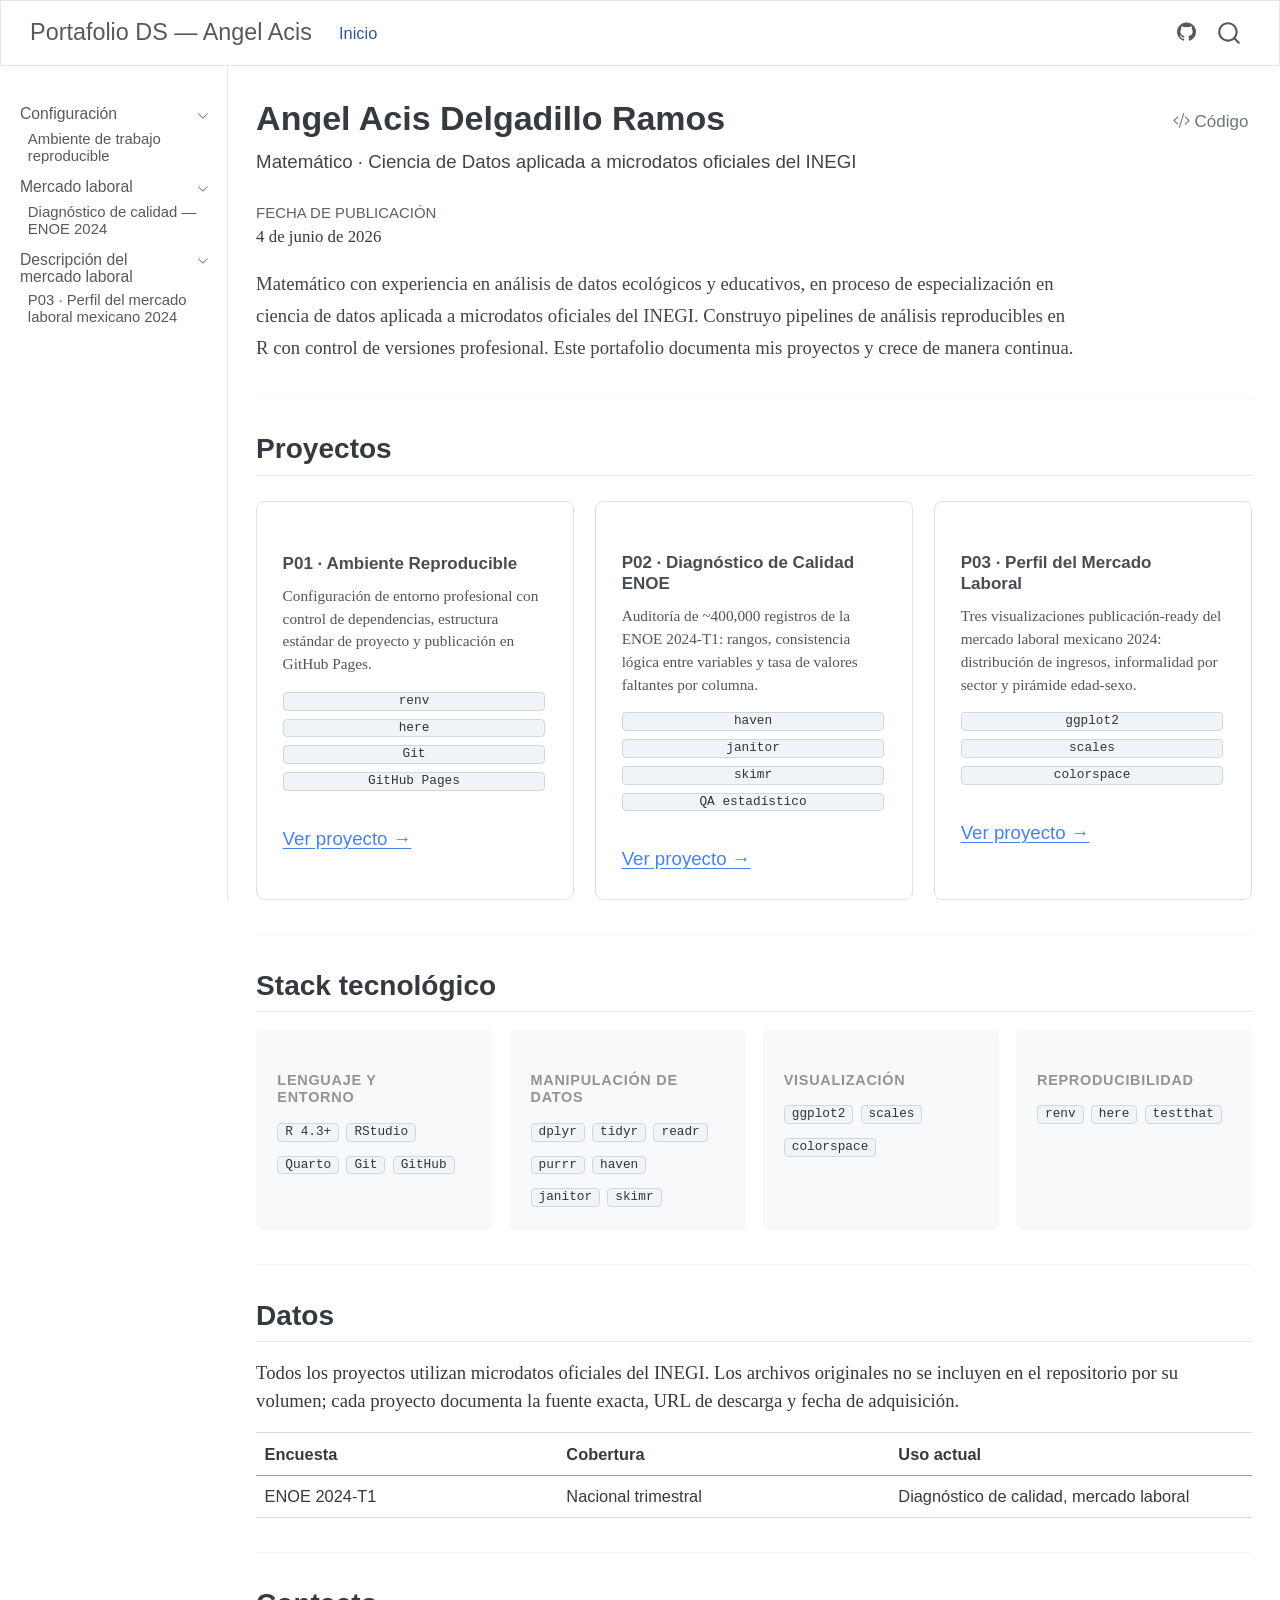
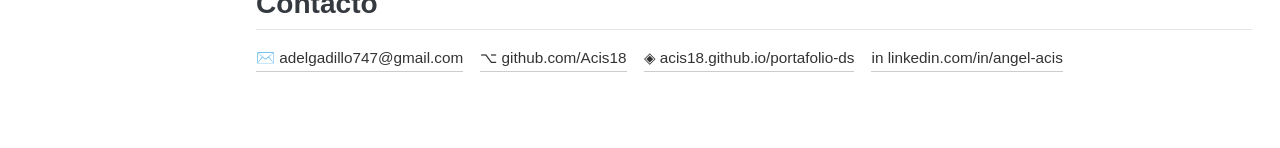
<file: docs/index.html>
<!DOCTYPE html>
<html xmlns="http://www.w3.org/1999/xhtml" lang="es" xml:lang="es"><head>

<meta charset="utf-8">
<meta name="generator" content="quarto-1.9.37">

<meta name="viewport" content="width=device-width, initial-scale=1.0, user-scalable=yes">


<title>Angel Acis Delgadillo Ramos – Portafolio DS — Angel Acis</title>
<style>
/* Default styles provided by pandoc.
** See https://pandoc.org/MANUAL.html#variables-for-html for config info.
*/
code{white-space: pre-wrap;}
span.smallcaps{font-variant: small-caps;}
div.columns{display: flex; gap: min(4vw, 1.5em);}
div.column{flex: auto; overflow-x: auto;}
div.hanging-indent{margin-left: 1.5em; text-indent: -1.5em;}
ul.task-list{list-style: none;}
ul.task-list li input[type="checkbox"] {
  width: 0.8em;
  margin: 0 0.8em 0.2em -1em; /* quarto-specific, see https://github.com/quarto-dev/quarto-cli/issues/4556 */ 
  vertical-align: middle;
}
/* CSS for syntax highlighting */
html { -webkit-text-size-adjust: 100%; }
pre > code.sourceCode { white-space: pre; position: relative; }
pre > code.sourceCode > span { display: inline-block; line-height: 1.25; }
pre > code.sourceCode > span:empty { height: 1.2em; }
.sourceCode { overflow: visible; }
code.sourceCode > span { color: inherit; text-decoration: inherit; }
div.sourceCode { margin: 1em 0; }
pre.sourceCode { margin: 0; }
@media screen {
div.sourceCode { overflow: auto; }
}
@media print {
pre > code.sourceCode { white-space: pre-wrap; }
pre > code.sourceCode > span { text-indent: -5em; padding-left: 5em; }
}
pre.numberSource code
  { counter-reset: source-line 0; }
pre.numberSource code > span
  { position: relative; left: -4em; counter-increment: source-line; }
pre.numberSource code > span > a:first-child::before
  { content: counter(source-line);
    position: relative; left: -1em; text-align: right; vertical-align: baseline;
    border: none; display: inline-block;
    -webkit-touch-callout: none; -webkit-user-select: none;
    -khtml-user-select: none; -moz-user-select: none;
    -ms-user-select: none; user-select: none;
    padding: 0 4px; width: 4em;
  }
pre.numberSource { margin-left: 3em;  padding-left: 4px; }
div.sourceCode
  {   }
@media screen {
pre > code.sourceCode > span > a:first-child::before { text-decoration: underline; }
}
</style>


<script src="site_libs/quarto-nav/quarto-nav.js"></script>
<script src="site_libs/quarto-nav/headroom.min.js"></script>
<script src="site_libs/clipboard/clipboard.min.js"></script>
<script src="site_libs/quarto-search/autocomplete.umd.js"></script>
<script src="site_libs/quarto-search/fuse.min.js"></script>
<script src="site_libs/quarto-search/quarto-search.js"></script>
<meta name="quarto:offset" content="./">
<link href="./Rlogo.png" rel="icon" type="image/png">
<script src="site_libs/quarto-html/quarto.js" type="module"></script>
<script src="site_libs/quarto-html/tabsets/tabsets.js" type="module"></script>
<script src="site_libs/quarto-html/popper.min.js"></script>
<script src="site_libs/quarto-html/tippy.umd.min.js"></script>
<script src="site_libs/quarto-html/anchor.min.js"></script>
<link href="site_libs/quarto-html/tippy.css" rel="stylesheet">
<link href="site_libs/quarto-html/quarto-syntax-highlighting-acf12a64177840b8d86f2d4f01b2e9fb.css" rel="stylesheet" id="quarto-text-highlighting-styles">
<script src="site_libs/bootstrap/bootstrap.min.js"></script>
<link href="site_libs/bootstrap/bootstrap-icons.css" rel="stylesheet">
<link href="site_libs/bootstrap/bootstrap-6d0d712633c9a365a676b13cf4f287f0.min.css" rel="stylesheet" append-hash="true" id="quarto-bootstrap" data-mode="light">
<script id="quarto-search-options" type="application/json">{
  "location": "navbar",
  "copy-button": false,
  "collapse-after": 3,
  "panel-placement": "end",
  "type": "overlay",
  "limit": 50,
  "keyboard-shortcut": [
    "f",
    "/",
    "s"
  ],
  "show-item-context": false,
  "language": {
    "search-no-results-text": "No se han encontrado resultados",
    "search-matching-documents-text": "documentos encontrados",
    "search-copy-link-title": "Copiar el enlace en la búsqueda",
    "search-hide-matches-text": "Ocultar resultados adicionales",
    "search-more-match-text": "resultado adicional en este documento",
    "search-more-matches-text": "resultados adicionales en este documento",
    "search-clear-button-title": "Borrar",
    "search-text-placeholder": "",
    "search-detached-cancel-button-title": "Cancelar",
    "search-submit-button-title": "Enviar",
    "search-label": "Buscar"
  }
}</script>


</head>

<body class="nav-sidebar docked nav-fixed quarto-light">

<div id="quarto-search-results"></div>
  <header id="quarto-header" class="headroom fixed-top">
    <nav class="navbar navbar-expand-lg " data-bs-theme="dark">
      <div class="navbar-container container-fluid">
      <div class="navbar-brand-container mx-auto">
    <a class="navbar-brand" href="./index.html">
    <span class="navbar-title">Portafolio DS — Angel Acis</span>
    </a>
  </div>
            <div id="quarto-search" class="" title="Buscar"></div>
          <button class="navbar-toggler" type="button" data-bs-toggle="collapse" data-bs-target="#navbarCollapse" aria-controls="navbarCollapse" role="menu" aria-expanded="false" aria-label="Navegación de palanca" onclick="if (window.quartoToggleHeadroom) { window.quartoToggleHeadroom(); }">
  <span class="navbar-toggler-icon"></span>
</button>
          <div class="collapse navbar-collapse" id="navbarCollapse">
            <ul class="navbar-nav navbar-nav-scroll me-auto">
  <li class="nav-item">
    <a class="nav-link active" href="./index.html" aria-current="page"> 
<span class="menu-text">Inicio</span></a>
  </li>  
</ul>
            <ul class="navbar-nav navbar-nav-scroll ms-auto">
  <li class="nav-item compact">
    <a class="nav-link" href="https://github.com/Acis18/portafolio-ds"> <i class="bi bi-github" role="img">
</i> 
<span class="menu-text"></span></a>
  </li>  
</ul>
          </div> <!-- /navcollapse -->
            <div class="quarto-navbar-tools">
</div>
      </div> <!-- /container-fluid -->
    </nav>
  <nav class="quarto-secondary-nav">
    <div class="container-fluid d-flex">
      <button type="button" class="quarto-btn-toggle btn" data-bs-toggle="collapse" role="button" data-bs-target=".quarto-sidebar-collapse-item" aria-controls="quarto-sidebar" aria-expanded="false" aria-label="Alternar barra lateral" onclick="if (window.quartoToggleHeadroom) { window.quartoToggleHeadroom(); }">
        <i class="bi bi-layout-text-sidebar-reverse"></i>
      </button>
        <nav class="quarto-page-breadcrumbs" aria-label="breadcrumb"><ol class="breadcrumb"><li class="breadcrumb-item">Angel Acis Delgadillo Ramos</li></ol></nav>
        <a class="flex-grow-1" role="navigation" data-bs-toggle="collapse" data-bs-target=".quarto-sidebar-collapse-item" aria-controls="quarto-sidebar" aria-expanded="false" aria-label="Alternar barra lateral" onclick="if (window.quartoToggleHeadroom) { window.quartoToggleHeadroom(); }">      
        </a>
    </div>
  </nav>
</header>
<!-- content -->
<div id="quarto-content" class="quarto-container page-columns page-rows-contents page-layout-full page-navbar">
<!-- sidebar -->
  <nav id="quarto-sidebar" class="sidebar collapse collapse-horizontal quarto-sidebar-collapse-item sidebar-navigation docked overflow-auto">
    <div class="sidebar-menu-container"> 
    <ul class="list-unstyled mt-1">
        <li class="sidebar-item sidebar-item-section">
      <div class="sidebar-item-container"> 
            <a class="sidebar-item-text sidebar-link text-start" data-bs-toggle="collapse" data-bs-target="#quarto-sidebar-section-1" role="navigation" aria-expanded="true">
 <span class="menu-text">Configuración</span></a>
          <a class="sidebar-item-toggle text-start" data-bs-toggle="collapse" data-bs-target="#quarto-sidebar-section-1" role="navigation" aria-expanded="true" aria-label="Alternar sección">
            <i class="bi bi-chevron-right ms-2"></i>
          </a> 
      </div>
      <ul id="quarto-sidebar-section-1" class="collapse list-unstyled sidebar-section depth1 show">  
          <li class="sidebar-item">
  <div class="sidebar-item-container"> 
  <a href="./practicas/P01_ambiente/P01_ambiente.html" class="sidebar-item-text sidebar-link">
 <span class="menu-text">Ambiente de trabajo reproducible</span></a>
  </div>
</li>
      </ul>
  </li>
        <li class="sidebar-item sidebar-item-section">
      <div class="sidebar-item-container"> 
            <a class="sidebar-item-text sidebar-link text-start" data-bs-toggle="collapse" data-bs-target="#quarto-sidebar-section-2" role="navigation" aria-expanded="true">
 <span class="menu-text">Mercado laboral</span></a>
          <a class="sidebar-item-toggle text-start" data-bs-toggle="collapse" data-bs-target="#quarto-sidebar-section-2" role="navigation" aria-expanded="true" aria-label="Alternar sección">
            <i class="bi bi-chevron-right ms-2"></i>
          </a> 
      </div>
      <ul id="quarto-sidebar-section-2" class="collapse list-unstyled sidebar-section depth1 show">  
          <li class="sidebar-item">
  <div class="sidebar-item-container"> 
  <a href="./practicas/P02_diagnostico/P02_diagnostico_enoe.html" class="sidebar-item-text sidebar-link">
 <span class="menu-text">Diagnóstico de calidad — ENOE 2024</span></a>
  </div>
</li>
      </ul>
  </li>
        <li class="sidebar-item sidebar-item-section">
      <div class="sidebar-item-container"> 
            <a class="sidebar-item-text sidebar-link text-start" data-bs-toggle="collapse" data-bs-target="#quarto-sidebar-section-3" role="navigation" aria-expanded="true">
 <span class="menu-text">Descripción del mercado laboral</span></a>
          <a class="sidebar-item-toggle text-start" data-bs-toggle="collapse" data-bs-target="#quarto-sidebar-section-3" role="navigation" aria-expanded="true" aria-label="Alternar sección">
            <i class="bi bi-chevron-right ms-2"></i>
          </a> 
      </div>
      <ul id="quarto-sidebar-section-3" class="collapse list-unstyled sidebar-section depth1 show">  
          <li class="sidebar-item">
  <div class="sidebar-item-container"> 
  <a href="./practicas/P03_descriptiva/P03_Perfil_del_mercado_laboral_mexicano_2024.html" class="sidebar-item-text sidebar-link">
 <span class="menu-text">P03 · Perfil del mercado laboral mexicano 2024</span></a>
  </div>
</li>
      </ul>
  </li>
    </ul>
    </div>
</nav>
<div id="quarto-sidebar-glass" class="quarto-sidebar-collapse-item" data-bs-toggle="collapse" data-bs-target=".quarto-sidebar-collapse-item"></div>
<!-- margin-sidebar -->
    
<!-- main -->
<main class="content column-page-right" id="quarto-document-content">

<header id="title-block-header" class="quarto-title-block default">
<div class="quarto-title">
<div class="quarto-title-block"><div><h1 class="title">Angel Acis Delgadillo Ramos</h1><button type="button" class="btn code-tools-button" id="quarto-code-tools-source"><i class="bi"></i> Código</button></div></div>
<p class="subtitle lead">Matemático · Ciencia de Datos aplicada a microdatos oficiales del INEGI</p>
</div>



<div class="quarto-title-meta column-page-right">

    
    <div>
    <div class="quarto-title-meta-heading">Fecha de publicación</div>
    <div class="quarto-title-meta-contents">
      <p class="date">4 de junio de 2026</p>
    </div>
  </div>
  
    
  </div>
  


</header>


<style>
.lead {
  font-size: 1.1rem;
  color: #444;
  max-width: 820px;
  margin-bottom: 1.5rem;
  line-height: 1.7;
}
.card-grid {
  display: grid;
  grid-template-columns: repeat(auto-fit, minmax(280px, 1fr));
  gap: 1.25rem;
  margin: 1.5rem 0;
}
.card {
  border: 1px solid #e0e0e0;
  border-radius: 8px;
  padding: 1.5rem;
  transition: box-shadow 0.2s;
}
.card:hover { box-shadow: 0 4px 14px rgba(0,0,0,0.08); }
.card h3 { font-size: 1rem; margin-bottom: 0.6rem; }
.card p  { font-size: 0.9rem; color: #555; margin-bottom: 0.8rem; }
.badge {
  display: inline-block;
  background: #f0f4f8;
  border: 1px solid #d0d7de;
  border-radius: 4px;
  font-size: 0.75rem;
  padding: 2px 7px;
  margin: 2px 2px 6px 0;
  font-family: monospace;
  color: #333;
}
.stack-grid {
  display: grid;
  grid-template-columns: repeat(auto-fit, minmax(220px, 1fr));
  gap: 1rem;
  margin: 1rem 0 1.5rem;
}
.stack-block { background: #f8f9fa; border-radius: 6px; padding: 1rem 1.25rem; }
.stack-block h4 { font-size: 0.85rem; text-transform: uppercase; letter-spacing: 0.05em; color: #888; margin-bottom: 0.5rem; }
.contact-row { display: flex; flex-wrap: wrap; gap: 1rem; margin-top: 0.5rem; }
.contact-row a {
  color: #333;
  text-decoration: none;
  font-size: 0.9rem;
  border-bottom: 1px solid #ccc;
  padding-bottom: 1px;
}
.contact-row a:hover { border-color: #333; }
hr.section { border: none; border-top: 1px solid #e0e0e0; margin: 2rem 0; }
</style>
<div class="lead">
<p>Matemático con experiencia en análisis de datos ecológicos y educativos, en proceso de especialización en ciencia de datos aplicada a microdatos oficiales del INEGI. Construyo pipelines de análisis reproducibles en R con control de versiones profesional. Este portafolio documenta mis proyectos y crece de manera continua.</p>
</div>
<hr class="section">
<section id="proyectos" class="level2">
<h2 class="anchored" data-anchor-id="proyectos">Proyectos</h2>
<div class="card-grid">

  <div class="card">
    <h3 class="anchored">P01 · Ambiente Reproducible</h3>
    <p>Configuración de entorno profesional con control de dependencias,
    estructura estándar de proyecto y publicación en GitHub Pages.</p>
    <span class="badge">renv</span>
    <span class="badge">here</span>
    <span class="badge">Git</span>
    <span class="badge">GitHub Pages</span><br>
    <a href="./practicas/P01_ambiente/P01_ambiente.html">Ver proyecto →</a>
  </div>

  <div class="card">
    <h3 class="anchored">P02 · Diagnóstico de Calidad ENOE</h3>
    <p>Auditoría de ~400,000 registros de la ENOE 2024-T1: rangos,
    consistencia lógica entre variables y tasa de valores faltantes por columna.</p>
    <span class="badge">haven</span>
    <span class="badge">janitor</span>
    <span class="badge">skimr</span>
    <span class="badge">QA estadístico</span><br>
    <a href="./practicas/P02_diagnostico/P02_diagnostico_enoe.html">Ver proyecto →</a>
  </div>

  <div class="card">
    <h3 class="anchored">P03 · Perfil del Mercado Laboral</h3>
    <p>Tres visualizaciones publicación-ready del mercado laboral mexicano 2024:
    distribución de ingresos, informalidad por sector y pirámide edad-sexo.</p>
    <span class="badge">ggplot2</span>
    <span class="badge">scales</span>
    <span class="badge">colorspace</span><br>
    <a href="./practicas/P03_descriptiva/P03_Perfil_del_mercado_laboral_mexicano_2024.html">Ver proyecto →</a>
  </div>

</div>
<hr class="section">
</section>
<section id="stack-tecnológico" class="level2">
<h2 class="anchored" data-anchor-id="stack-tecnológico">Stack tecnológico</h2>
<div class="stack-grid">
  <div class="stack-block">
    <h4 class="anchored">Lenguaje y entorno</h4>
    <span class="badge">R 4.3+</span>
    <span class="badge">RStudio</span>
    <span class="badge">Quarto</span>
    <span class="badge">Git</span>
    <span class="badge">GitHub</span>
  </div>
  <div class="stack-block">
    <h4 class="anchored">Manipulación de datos</h4>
    <span class="badge">dplyr</span>
    <span class="badge">tidyr</span>
    <span class="badge">readr</span>
    <span class="badge">purrr</span>
    <span class="badge">haven</span>
    <span class="badge">janitor</span>
    <span class="badge">skimr</span>
  </div>
  <div class="stack-block">
    <h4 class="anchored">Visualización</h4>
    <span class="badge">ggplot2</span>
    <span class="badge">scales</span>
    <span class="badge">colorspace</span>
  </div>
  <div class="stack-block">
    <h4 class="anchored">Reproducibilidad</h4>
    <span class="badge">renv</span>
    <span class="badge">here</span>
    <span class="badge">testthat</span>
  </div>
</div>
<hr class="section">
</section>
<section id="datos" class="level2">
<h2 class="anchored" data-anchor-id="datos">Datos</h2>
<p>Todos los proyectos utilizan microdatos oficiales del INEGI. Los archivos originales no se incluyen en el repositorio por su volumen; cada proyecto documenta la fuente exacta, URL de descarga y fecha de adquisición.</p>
<table class="caption-top table">
<colgroup>
<col style="width: 30%">
<col style="width: 33%">
<col style="width: 36%">
</colgroup>
<thead>
<tr class="header">
<th>Encuesta</th>
<th>Cobertura</th>
<th>Uso actual</th>
</tr>
</thead>
<tbody>
<tr class="odd">
<td>ENOE 2024-T1</td>
<td>Nacional trimestral</td>
<td>Diagnóstico de calidad, mercado laboral</td>
</tr>
</tbody>
</table>
<hr class="section">
</section>
<section id="contacto" class="level2">
<h2 class="anchored" data-anchor-id="contacto">Contacto</h2>
<div class="contact-row">
  <a href="mailto:adelgadillo747@gmail.com">✉ adelgadillo747@gmail.com</a>
  <a href="https://github.com/Acis18" target="_blank">⌥ github.com/Acis18</a>
  <a href="https://acis18.github.io/portafolio-ds" target="_blank">◈ acis18.github.io/portafolio-ds</a>
  <a href="https://www.linkedin.com/in/angel-acis-delgadillo-ramos-408565276/" target="_blank">in linkedin.com/in/angel-acis</a>
</div>


<!-- -->

</section>

</main> <!-- /main -->
<script id="quarto-html-after-body" type="application/javascript">
  window.document.addEventListener("DOMContentLoaded", function (event) {
    const icon = "";
    const anchorJS = new window.AnchorJS();
    anchorJS.options = {
      placement: 'right',
      icon: icon
    };
    anchorJS.add('.anchored');
    const isCodeAnnotation = (el) => {
      for (const clz of el.classList) {
        if (clz.startsWith('code-annotation-')) {                     
          return true;
        }
      }
      return false;
    }
    const onCopySuccess = function(e) {
      // button target
      const button = e.trigger;
      // don't keep focus
      button.blur();
      // flash "checked"
      button.classList.add('code-copy-button-checked');
      var currentTitle = button.getAttribute("title");
      button.setAttribute("title", "Copiado");
      let tooltip;
      if (window.bootstrap) {
        button.setAttribute("data-bs-toggle", "tooltip");
        button.setAttribute("data-bs-placement", "left");
        button.setAttribute("data-bs-title", "Copiado");
        tooltip = new bootstrap.Tooltip(button, 
          { trigger: "manual", 
            customClass: "code-copy-button-tooltip",
            offset: [0, -8]});
        tooltip.show();    
      }
      setTimeout(function() {
        if (tooltip) {
          tooltip.hide();
          button.removeAttribute("data-bs-title");
          button.removeAttribute("data-bs-toggle");
          button.removeAttribute("data-bs-placement");
        }
        button.setAttribute("title", currentTitle);
        button.classList.remove('code-copy-button-checked');
      }, 1000);
      // clear code selection
      e.clearSelection();
    }
    const getTextToCopy = function(trigger) {
      const outerScaffold = trigger.parentElement.cloneNode(true);
      const codeEl = outerScaffold.querySelector('code');
      for (const childEl of codeEl.children) {
        if (isCodeAnnotation(childEl)) {
          childEl.remove();
        }
      }
      return codeEl.innerText;
    }
    const clipboard = new window.ClipboardJS('.code-copy-button:not([data-in-quarto-modal])', {
      text: getTextToCopy
    });
    clipboard.on('success', onCopySuccess);
    if (window.document.getElementById('quarto-embedded-source-code-modal')) {
      const clipboardModal = new window.ClipboardJS('.code-copy-button[data-in-quarto-modal]', {
        text: getTextToCopy,
        container: window.document.getElementById('quarto-embedded-source-code-modal')
      });
      clipboardModal.on('success', onCopySuccess);
    }
    const viewSource = window.document.getElementById('quarto-view-source') ||
                       window.document.getElementById('quarto-code-tools-source');
    if (viewSource) {
      const sourceUrl = viewSource.getAttribute("data-quarto-source-url");
      viewSource.addEventListener("click", function(e) {
        if (sourceUrl) {
          // rstudio viewer pane
          if (/\bcapabilities=\b/.test(window.location)) {
            window.open(sourceUrl);
          } else {
            window.location.href = sourceUrl;
          }
        } else {
          const modal = new bootstrap.Modal(document.getElementById('quarto-embedded-source-code-modal'));
          modal.show();
        }
        return false;
      });
    }
    function toggleCodeHandler(show) {
      return function(e) {
        const detailsSrc = window.document.querySelectorAll(".cell > details > .sourceCode");
        for (let i=0; i<detailsSrc.length; i++) {
          const details = detailsSrc[i].parentElement;
          if (show) {
            details.open = true;
          } else {
            details.removeAttribute("open");
          }
        }
        const cellCodeDivs = window.document.querySelectorAll(".cell > .sourceCode");
        const fromCls = show ? "hidden" : "unhidden";
        const toCls = show ? "unhidden" : "hidden";
        for (let i=0; i<cellCodeDivs.length; i++) {
          const codeDiv = cellCodeDivs[i];
          if (codeDiv.classList.contains(fromCls)) {
            codeDiv.classList.remove(fromCls);
            codeDiv.classList.add(toCls);
          } 
        }
        return false;
      }
    }
    const hideAllCode = window.document.getElementById("quarto-hide-all-code");
    if (hideAllCode) {
      hideAllCode.addEventListener("click", toggleCodeHandler(false));
    }
    const showAllCode = window.document.getElementById("quarto-show-all-code");
    if (showAllCode) {
      showAllCode.addEventListener("click", toggleCodeHandler(true));
    }
      var localhostRegex = new RegExp(/^(?:http|https):\/\/localhost\:?[0-9]*\//);
      var mailtoRegex = new RegExp(/^mailto:/);
        var filterRegex = new RegExp('/' + window.location.host + '/');
      var isInternal = (href) => {
          return filterRegex.test(href) || localhostRegex.test(href) || mailtoRegex.test(href);
      }
      // Inspect non-navigation links and adorn them if external
     var links = window.document.querySelectorAll('a[href]:not(.nav-link):not(.navbar-brand):not(.toc-action):not(.sidebar-link):not(.sidebar-item-toggle):not(.pagination-link):not(.no-external):not([aria-hidden]):not(.dropdown-item):not(.quarto-navigation-tool):not(.about-link)');
      for (var i=0; i<links.length; i++) {
        const link = links[i];
        if (!isInternal(link.href)) {
          // undo the damage that might have been done by quarto-nav.js in the case of
          // links that we want to consider external
          if (link.dataset.originalHref !== undefined) {
            link.href = link.dataset.originalHref;
          }
        }
      }
    function tippyHover(el, contentFn, onTriggerFn, onUntriggerFn) {
      const config = {
        allowHTML: true,
        maxWidth: 500,
        delay: 100,
        arrow: false,
        appendTo: function(el) {
            return el.parentElement;
        },
        interactive: true,
        interactiveBorder: 10,
        theme: 'quarto',
        placement: 'bottom-start',
      };
      if (contentFn) {
        config.content = contentFn;
      }
      if (onTriggerFn) {
        config.onTrigger = onTriggerFn;
      }
      if (onUntriggerFn) {
        config.onUntrigger = onUntriggerFn;
      }
      window.tippy(el, config); 
    }
    const noterefs = window.document.querySelectorAll('a[role="doc-noteref"]');
    for (var i=0; i<noterefs.length; i++) {
      const ref = noterefs[i];
      tippyHover(ref, function() {
        // use id or data attribute instead here
        let href = ref.getAttribute('data-footnote-href') || ref.getAttribute('href');
        try { href = new URL(href).hash; } catch {}
        const id = href.replace(/^#\/?/, "");
        const note = window.document.getElementById(id);
        if (note) {
          return note.innerHTML;
        } else {
          return "";
        }
      });
    }
    const xrefs = window.document.querySelectorAll('a.quarto-xref');
    const processXRef = (id, note) => {
      // Strip column container classes
      const stripColumnClz = (el) => {
        el.classList.remove("page-full", "page-columns");
        if (el.children) {
          for (const child of el.children) {
            stripColumnClz(child);
          }
        }
      }
      stripColumnClz(note)
      if (id === null || id.startsWith('sec-')) {
        // Special case sections, only their first couple elements
        const container = document.createElement("div");
        if (note.children && note.children.length > 2) {
          container.appendChild(note.children[0].cloneNode(true));
          for (let i = 1; i < note.children.length; i++) {
            const child = note.children[i];
            if (child.tagName === "P" && child.innerText === "") {
              continue;
            } else {
              container.appendChild(child.cloneNode(true));
              break;
            }
          }
          if (window.Quarto?.typesetMath) {
            window.Quarto.typesetMath(container);
          }
          return container.innerHTML
        } else {
          if (window.Quarto?.typesetMath) {
            window.Quarto.typesetMath(note);
          }
          return note.innerHTML;
        }
      } else {
        // Remove any anchor links if they are present
        const anchorLink = note.querySelector('a.anchorjs-link');
        if (anchorLink) {
          anchorLink.remove();
        }
        if (window.Quarto?.typesetMath) {
          window.Quarto.typesetMath(note);
        }
        if (note.classList.contains("callout")) {
          return note.outerHTML;
        } else {
          return note.innerHTML;
        }
      }
    }
    for (var i=0; i<xrefs.length; i++) {
      const xref = xrefs[i];
      tippyHover(xref, undefined, function(instance) {
        instance.disable();
        let url = xref.getAttribute('href');
        let hash = undefined; 
        if (url.startsWith('#')) {
          hash = url;
        } else {
          try { hash = new URL(url).hash; } catch {}
        }
        if (hash) {
          const id = hash.replace(/^#\/?/, "");
          const note = window.document.getElementById(id);
          if (note !== null) {
            try {
              const html = processXRef(id, note.cloneNode(true));
              instance.setContent(html);
            } finally {
              instance.enable();
              instance.show();
            }
          } else {
            // See if we can fetch this
            fetch(url.split('#')[0])
            .then(res => res.text())
            .then(html => {
              const parser = new DOMParser();
              const htmlDoc = parser.parseFromString(html, "text/html");
              const note = htmlDoc.getElementById(id);
              if (note !== null) {
                const html = processXRef(id, note);
                instance.setContent(html);
              } 
            }).finally(() => {
              instance.enable();
              instance.show();
            });
          }
        } else {
          // See if we can fetch a full url (with no hash to target)
          // This is a special case and we should probably do some content thinning / targeting
          fetch(url)
          .then(res => res.text())
          .then(html => {
            const parser = new DOMParser();
            const htmlDoc = parser.parseFromString(html, "text/html");
            const note = htmlDoc.querySelector('main.content');
            if (note !== null) {
              // This should only happen for chapter cross references
              // (since there is no id in the URL)
              // remove the first header
              if (note.children.length > 0 && note.children[0].tagName === "HEADER") {
                note.children[0].remove();
              }
              const html = processXRef(null, note);
              instance.setContent(html);
            } 
          }).finally(() => {
            instance.enable();
            instance.show();
          });
        }
      }, function(instance) {
      });
    }
        let selectedAnnoteEl;
        const selectorForAnnotation = ( cell, annotation) => {
          let cellAttr = 'data-code-cell="' + cell + '"';
          let lineAttr = 'data-code-annotation="' +  annotation + '"';
          const selector = 'span[' + cellAttr + '][' + lineAttr + ']';
          return selector;
        }
        const selectCodeLines = (annoteEl) => {
          const doc = window.document;
          const targetCell = annoteEl.getAttribute("data-target-cell");
          const targetAnnotation = annoteEl.getAttribute("data-target-annotation");
          const annoteSpan = window.document.querySelector(selectorForAnnotation(targetCell, targetAnnotation));
          const lines = annoteSpan.getAttribute("data-code-lines").split(",");
          const lineIds = lines.map((line) => {
            return targetCell + "-" + line;
          })
          let top = null;
          let height = null;
          let parent = null;
          if (lineIds.length > 0) {
              //compute the position of the single el (top and bottom and make a div)
              const el = window.document.getElementById(lineIds[0]);
              top = el.offsetTop;
              height = el.offsetHeight;
              parent = el.parentElement.parentElement;
            if (lineIds.length > 1) {
              const lastEl = window.document.getElementById(lineIds[lineIds.length - 1]);
              const bottom = lastEl.offsetTop + lastEl.offsetHeight;
              height = bottom - top;
            }
            if (top !== null && height !== null && parent !== null) {
              // cook up a div (if necessary) and position it 
              let div = window.document.getElementById("code-annotation-line-highlight");
              if (div === null) {
                div = window.document.createElement("div");
                div.setAttribute("id", "code-annotation-line-highlight");
                div.style.position = 'absolute';
                parent.appendChild(div);
              }
              div.style.top = top - 2 + "px";
              div.style.height = height + 4 + "px";
              div.style.left = 0;
              let gutterDiv = window.document.getElementById("code-annotation-line-highlight-gutter");
              if (gutterDiv === null) {
                gutterDiv = window.document.createElement("div");
                gutterDiv.setAttribute("id", "code-annotation-line-highlight-gutter");
                gutterDiv.style.position = 'absolute';
                const codeCell = window.document.getElementById(targetCell);
                const gutter = codeCell.querySelector('.code-annotation-gutter');
                gutter.appendChild(gutterDiv);
              }
              gutterDiv.style.top = top - 2 + "px";
              gutterDiv.style.height = height + 4 + "px";
            }
            selectedAnnoteEl = annoteEl;
          }
        };
        const unselectCodeLines = () => {
          const elementsIds = ["code-annotation-line-highlight", "code-annotation-line-highlight-gutter"];
          elementsIds.forEach((elId) => {
            const div = window.document.getElementById(elId);
            if (div) {
              div.remove();
            }
          });
          selectedAnnoteEl = undefined;
        };
          // Handle positioning of the toggle
      window.addEventListener(
        "resize",
        throttle(() => {
          elRect = undefined;
          if (selectedAnnoteEl) {
            selectCodeLines(selectedAnnoteEl);
          }
        }, 10)
      );
      function throttle(fn, ms) {
      let throttle = false;
      let timer;
        return (...args) => {
          if(!throttle) { // first call gets through
              fn.apply(this, args);
              throttle = true;
          } else { // all the others get throttled
              if(timer) clearTimeout(timer); // cancel #2
              timer = setTimeout(() => {
                fn.apply(this, args);
                timer = throttle = false;
              }, ms);
          }
        };
      }
        // Attach click handler to the DT
        const annoteDls = window.document.querySelectorAll('dt[data-target-cell]');
        for (const annoteDlNode of annoteDls) {
          annoteDlNode.addEventListener('click', (event) => {
            const clickedEl = event.target;
            if (clickedEl !== selectedAnnoteEl) {
              unselectCodeLines();
              const activeEl = window.document.querySelector('dt[data-target-cell].code-annotation-active');
              if (activeEl) {
                activeEl.classList.remove('code-annotation-active');
              }
              selectCodeLines(clickedEl);
              clickedEl.classList.add('code-annotation-active');
            } else {
              // Unselect the line
              unselectCodeLines();
              clickedEl.classList.remove('code-annotation-active');
            }
          });
        }
    const findCites = (el) => {
      const parentEl = el.parentElement;
      if (parentEl) {
        const cites = parentEl.dataset.cites;
        if (cites) {
          return {
            el,
            cites: cites.split(' ')
          };
        } else {
          return findCites(el.parentElement)
        }
      } else {
        return undefined;
      }
    };
    var bibliorefs = window.document.querySelectorAll('a[role="doc-biblioref"]');
    for (var i=0; i<bibliorefs.length; i++) {
      const ref = bibliorefs[i];
      const citeInfo = findCites(ref);
      if (citeInfo) {
        tippyHover(citeInfo.el, function() {
          var popup = window.document.createElement('div');
          citeInfo.cites.forEach(function(cite) {
            var citeDiv = window.document.createElement('div');
            citeDiv.classList.add('hanging-indent');
            citeDiv.classList.add('csl-entry');
            var biblioDiv = window.document.getElementById('ref-' + cite);
            if (biblioDiv) {
              citeDiv.innerHTML = biblioDiv.innerHTML;
            }
            popup.appendChild(citeDiv);
          });
          return popup.innerHTML;
        });
      }
    }
  });
  </script><div class="modal fade" id="quarto-embedded-source-code-modal" tabindex="-1" aria-labelledby="quarto-embedded-source-code-modal-label" aria-hidden="true"><div class="modal-dialog modal-dialog-scrollable"><div class="modal-content"><div class="modal-header"><h5 class="modal-title" id="quarto-embedded-source-code-modal-label">Ejecutar el código</h5><button class="btn-close" data-bs-dismiss="modal"></button></div><div class="modal-body"><div class="">
<div class="code-copy-outer-scaffold"><div class="sourceCode" id="cb1" data-shortcodes="false"><pre class="sourceCode markdown code-with-copy"><code class="sourceCode markdown"><span id="cb1-1"><a href="#cb1-1" aria-hidden="true" tabindex="-1"></a><span class="co">---</span></span>
<span id="cb1-2"><a href="#cb1-2" aria-hidden="true" tabindex="-1"></a><span class="an">title:</span><span class="co"> "Angel Acis Delgadillo Ramos"</span></span>
<span id="cb1-3"><a href="#cb1-3" aria-hidden="true" tabindex="-1"></a><span class="an">subtitle:</span><span class="co"> "Matemático · Ciencia de Datos aplicada a microdatos oficiales del INEGI"</span></span>
<span id="cb1-4"><a href="#cb1-4" aria-hidden="true" tabindex="-1"></a><span class="an">date:</span><span class="co"> today</span></span>
<span id="cb1-5"><a href="#cb1-5" aria-hidden="true" tabindex="-1"></a><span class="an">format:</span></span>
<span id="cb1-6"><a href="#cb1-6" aria-hidden="true" tabindex="-1"></a><span class="co">  html:</span></span>
<span id="cb1-7"><a href="#cb1-7" aria-hidden="true" tabindex="-1"></a><span class="co">    toc: false</span></span>
<span id="cb1-8"><a href="#cb1-8" aria-hidden="true" tabindex="-1"></a><span class="co">    page-layout: full</span></span>
<span id="cb1-9"><a href="#cb1-9" aria-hidden="true" tabindex="-1"></a><span class="co">    theme: litera</span></span>
<span id="cb1-10"><a href="#cb1-10" aria-hidden="true" tabindex="-1"></a><span class="co">---</span></span>
<span id="cb1-11"><a href="#cb1-11" aria-hidden="true" tabindex="-1"></a></span>
<span id="cb1-12"><a href="#cb1-12" aria-hidden="true" tabindex="-1"></a><span class="in">```{=html}</span></span>
<span id="cb1-13"><a href="#cb1-13" aria-hidden="true" tabindex="-1"></a><span class="in">&lt;style&gt;</span></span>
<span id="cb1-14"><a href="#cb1-14" aria-hidden="true" tabindex="-1"></a><span class="in">.lead {</span></span>
<span id="cb1-15"><a href="#cb1-15" aria-hidden="true" tabindex="-1"></a><span class="in">  font-size: 1.1rem;</span></span>
<span id="cb1-16"><a href="#cb1-16" aria-hidden="true" tabindex="-1"></a><span class="in">  color: #444;</span></span>
<span id="cb1-17"><a href="#cb1-17" aria-hidden="true" tabindex="-1"></a><span class="in">  max-width: 820px;</span></span>
<span id="cb1-18"><a href="#cb1-18" aria-hidden="true" tabindex="-1"></a><span class="in">  margin-bottom: 1.5rem;</span></span>
<span id="cb1-19"><a href="#cb1-19" aria-hidden="true" tabindex="-1"></a><span class="in">  line-height: 1.7;</span></span>
<span id="cb1-20"><a href="#cb1-20" aria-hidden="true" tabindex="-1"></a><span class="in">}</span></span>
<span id="cb1-21"><a href="#cb1-21" aria-hidden="true" tabindex="-1"></a><span class="in">.card-grid {</span></span>
<span id="cb1-22"><a href="#cb1-22" aria-hidden="true" tabindex="-1"></a><span class="in">  display: grid;</span></span>
<span id="cb1-23"><a href="#cb1-23" aria-hidden="true" tabindex="-1"></a><span class="in">  grid-template-columns: repeat(auto-fit, minmax(280px, 1fr));</span></span>
<span id="cb1-24"><a href="#cb1-24" aria-hidden="true" tabindex="-1"></a><span class="in">  gap: 1.25rem;</span></span>
<span id="cb1-25"><a href="#cb1-25" aria-hidden="true" tabindex="-1"></a><span class="in">  margin: 1.5rem 0;</span></span>
<span id="cb1-26"><a href="#cb1-26" aria-hidden="true" tabindex="-1"></a><span class="in">}</span></span>
<span id="cb1-27"><a href="#cb1-27" aria-hidden="true" tabindex="-1"></a><span class="in">.card {</span></span>
<span id="cb1-28"><a href="#cb1-28" aria-hidden="true" tabindex="-1"></a><span class="in">  border: 1px solid #e0e0e0;</span></span>
<span id="cb1-29"><a href="#cb1-29" aria-hidden="true" tabindex="-1"></a><span class="in">  border-radius: 8px;</span></span>
<span id="cb1-30"><a href="#cb1-30" aria-hidden="true" tabindex="-1"></a><span class="in">  padding: 1.5rem;</span></span>
<span id="cb1-31"><a href="#cb1-31" aria-hidden="true" tabindex="-1"></a><span class="in">  transition: box-shadow 0.2s;</span></span>
<span id="cb1-32"><a href="#cb1-32" aria-hidden="true" tabindex="-1"></a><span class="in">}</span></span>
<span id="cb1-33"><a href="#cb1-33" aria-hidden="true" tabindex="-1"></a><span class="in">.card:hover { box-shadow: 0 4px 14px rgba(0,0,0,0.08); }</span></span>
<span id="cb1-34"><a href="#cb1-34" aria-hidden="true" tabindex="-1"></a><span class="in">.card h3 { font-size: 1rem; margin-bottom: 0.6rem; }</span></span>
<span id="cb1-35"><a href="#cb1-35" aria-hidden="true" tabindex="-1"></a><span class="in">.card p  { font-size: 0.9rem; color: #555; margin-bottom: 0.8rem; }</span></span>
<span id="cb1-36"><a href="#cb1-36" aria-hidden="true" tabindex="-1"></a><span class="in">.badge {</span></span>
<span id="cb1-37"><a href="#cb1-37" aria-hidden="true" tabindex="-1"></a><span class="in">  display: inline-block;</span></span>
<span id="cb1-38"><a href="#cb1-38" aria-hidden="true" tabindex="-1"></a><span class="in">  background: #f0f4f8;</span></span>
<span id="cb1-39"><a href="#cb1-39" aria-hidden="true" tabindex="-1"></a><span class="in">  border: 1px solid #d0d7de;</span></span>
<span id="cb1-40"><a href="#cb1-40" aria-hidden="true" tabindex="-1"></a><span class="in">  border-radius: 4px;</span></span>
<span id="cb1-41"><a href="#cb1-41" aria-hidden="true" tabindex="-1"></a><span class="in">  font-size: 0.75rem;</span></span>
<span id="cb1-42"><a href="#cb1-42" aria-hidden="true" tabindex="-1"></a><span class="in">  padding: 2px 7px;</span></span>
<span id="cb1-43"><a href="#cb1-43" aria-hidden="true" tabindex="-1"></a><span class="in">  margin: 2px 2px 6px 0;</span></span>
<span id="cb1-44"><a href="#cb1-44" aria-hidden="true" tabindex="-1"></a><span class="in">  font-family: monospace;</span></span>
<span id="cb1-45"><a href="#cb1-45" aria-hidden="true" tabindex="-1"></a><span class="in">  color: #333;</span></span>
<span id="cb1-46"><a href="#cb1-46" aria-hidden="true" tabindex="-1"></a><span class="in">}</span></span>
<span id="cb1-47"><a href="#cb1-47" aria-hidden="true" tabindex="-1"></a><span class="in">.stack-grid {</span></span>
<span id="cb1-48"><a href="#cb1-48" aria-hidden="true" tabindex="-1"></a><span class="in">  display: grid;</span></span>
<span id="cb1-49"><a href="#cb1-49" aria-hidden="true" tabindex="-1"></a><span class="in">  grid-template-columns: repeat(auto-fit, minmax(220px, 1fr));</span></span>
<span id="cb1-50"><a href="#cb1-50" aria-hidden="true" tabindex="-1"></a><span class="in">  gap: 1rem;</span></span>
<span id="cb1-51"><a href="#cb1-51" aria-hidden="true" tabindex="-1"></a><span class="in">  margin: 1rem 0 1.5rem;</span></span>
<span id="cb1-52"><a href="#cb1-52" aria-hidden="true" tabindex="-1"></a><span class="in">}</span></span>
<span id="cb1-53"><a href="#cb1-53" aria-hidden="true" tabindex="-1"></a><span class="in">.stack-block { background: #f8f9fa; border-radius: 6px; padding: 1rem 1.25rem; }</span></span>
<span id="cb1-54"><a href="#cb1-54" aria-hidden="true" tabindex="-1"></a><span class="in">.stack-block h4 { font-size: 0.85rem; text-transform: uppercase; letter-spacing: 0.05em; color: #888; margin-bottom: 0.5rem; }</span></span>
<span id="cb1-55"><a href="#cb1-55" aria-hidden="true" tabindex="-1"></a><span class="in">.contact-row { display: flex; flex-wrap: wrap; gap: 1rem; margin-top: 0.5rem; }</span></span>
<span id="cb1-56"><a href="#cb1-56" aria-hidden="true" tabindex="-1"></a><span class="in">.contact-row a {</span></span>
<span id="cb1-57"><a href="#cb1-57" aria-hidden="true" tabindex="-1"></a><span class="in">  color: #333;</span></span>
<span id="cb1-58"><a href="#cb1-58" aria-hidden="true" tabindex="-1"></a><span class="in">  text-decoration: none;</span></span>
<span id="cb1-59"><a href="#cb1-59" aria-hidden="true" tabindex="-1"></a><span class="in">  font-size: 0.9rem;</span></span>
<span id="cb1-60"><a href="#cb1-60" aria-hidden="true" tabindex="-1"></a><span class="in">  border-bottom: 1px solid #ccc;</span></span>
<span id="cb1-61"><a href="#cb1-61" aria-hidden="true" tabindex="-1"></a><span class="in">  padding-bottom: 1px;</span></span>
<span id="cb1-62"><a href="#cb1-62" aria-hidden="true" tabindex="-1"></a><span class="in">}</span></span>
<span id="cb1-63"><a href="#cb1-63" aria-hidden="true" tabindex="-1"></a><span class="in">.contact-row a:hover { border-color: #333; }</span></span>
<span id="cb1-64"><a href="#cb1-64" aria-hidden="true" tabindex="-1"></a><span class="in">hr.section { border: none; border-top: 1px solid #e0e0e0; margin: 2rem 0; }</span></span>
<span id="cb1-65"><a href="#cb1-65" aria-hidden="true" tabindex="-1"></a><span class="in">&lt;/style&gt;</span></span>
<span id="cb1-66"><a href="#cb1-66" aria-hidden="true" tabindex="-1"></a><span class="in">```</span></span>
<span id="cb1-67"><a href="#cb1-67" aria-hidden="true" tabindex="-1"></a></span>
<span id="cb1-68"><a href="#cb1-68" aria-hidden="true" tabindex="-1"></a>::: {.lead}</span>
<span id="cb1-69"><a href="#cb1-69" aria-hidden="true" tabindex="-1"></a>Matemático con experiencia en análisis de datos ecológicos y educativos, en proceso de</span>
<span id="cb1-70"><a href="#cb1-70" aria-hidden="true" tabindex="-1"></a>especialización en ciencia de datos aplicada a microdatos oficiales del INEGI.</span>
<span id="cb1-71"><a href="#cb1-71" aria-hidden="true" tabindex="-1"></a>Construyo pipelines de análisis reproducibles en R con control de versiones profesional.</span>
<span id="cb1-72"><a href="#cb1-72" aria-hidden="true" tabindex="-1"></a>Este portafolio documenta mis proyectos y crece de manera continua.</span>
<span id="cb1-73"><a href="#cb1-73" aria-hidden="true" tabindex="-1"></a>:::</span>
<span id="cb1-74"><a href="#cb1-74" aria-hidden="true" tabindex="-1"></a></span>
<span id="cb1-75"><a href="#cb1-75" aria-hidden="true" tabindex="-1"></a><span class="dt">&lt;</span><span class="kw">hr</span><span class="ot"> class</span><span class="op">=</span><span class="st">"section"</span><span class="dt">&gt;</span></span>
<span id="cb1-76"><a href="#cb1-76" aria-hidden="true" tabindex="-1"></a></span>
<span id="cb1-77"><a href="#cb1-77" aria-hidden="true" tabindex="-1"></a><span class="fu">## Proyectos</span></span>
<span id="cb1-78"><a href="#cb1-78" aria-hidden="true" tabindex="-1"></a></span>
<span id="cb1-79"><a href="#cb1-79" aria-hidden="true" tabindex="-1"></a><span class="in">```{=html}</span></span>
<span id="cb1-80"><a href="#cb1-80" aria-hidden="true" tabindex="-1"></a><span class="in">&lt;div class="card-grid"&gt;</span></span>
<span id="cb1-81"><a href="#cb1-81" aria-hidden="true" tabindex="-1"></a></span>
<span id="cb1-82"><a href="#cb1-82" aria-hidden="true" tabindex="-1"></a><span class="in">  &lt;div class="card"&gt;</span></span>
<span id="cb1-83"><a href="#cb1-83" aria-hidden="true" tabindex="-1"></a><span class="in">    &lt;h3&gt;P01 · Ambiente Reproducible&lt;/h3&gt;</span></span>
<span id="cb1-84"><a href="#cb1-84" aria-hidden="true" tabindex="-1"></a><span class="in">    &lt;p&gt;Configuración de entorno profesional con control de dependencias,</span></span>
<span id="cb1-85"><a href="#cb1-85" aria-hidden="true" tabindex="-1"></a><span class="in">    estructura estándar de proyecto y publicación en GitHub Pages.&lt;/p&gt;</span></span>
<span id="cb1-86"><a href="#cb1-86" aria-hidden="true" tabindex="-1"></a><span class="in">    &lt;span class="badge"&gt;renv&lt;/span&gt;</span></span>
<span id="cb1-87"><a href="#cb1-87" aria-hidden="true" tabindex="-1"></a><span class="in">    &lt;span class="badge"&gt;here&lt;/span&gt;</span></span>
<span id="cb1-88"><a href="#cb1-88" aria-hidden="true" tabindex="-1"></a><span class="in">    &lt;span class="badge"&gt;Git&lt;/span&gt;</span></span>
<span id="cb1-89"><a href="#cb1-89" aria-hidden="true" tabindex="-1"></a><span class="in">    &lt;span class="badge"&gt;GitHub Pages&lt;/span&gt;&lt;br&gt;</span></span>
<span id="cb1-90"><a href="#cb1-90" aria-hidden="true" tabindex="-1"></a><span class="in">    &lt;a href="practicas/P01_ambiente/P01_ambiente.qmd"&gt;Ver proyecto →&lt;/a&gt;</span></span>
<span id="cb1-91"><a href="#cb1-91" aria-hidden="true" tabindex="-1"></a><span class="in">  &lt;/div&gt;</span></span>
<span id="cb1-92"><a href="#cb1-92" aria-hidden="true" tabindex="-1"></a></span>
<span id="cb1-93"><a href="#cb1-93" aria-hidden="true" tabindex="-1"></a><span class="in">  &lt;div class="card"&gt;</span></span>
<span id="cb1-94"><a href="#cb1-94" aria-hidden="true" tabindex="-1"></a><span class="in">    &lt;h3&gt;P02 · Diagnóstico de Calidad ENOE&lt;/h3&gt;</span></span>
<span id="cb1-95"><a href="#cb1-95" aria-hidden="true" tabindex="-1"></a><span class="in">    &lt;p&gt;Auditoría de ~400,000 registros de la ENOE 2024-T1: rangos,</span></span>
<span id="cb1-96"><a href="#cb1-96" aria-hidden="true" tabindex="-1"></a><span class="in">    consistencia lógica entre variables y tasa de valores faltantes por columna.&lt;/p&gt;</span></span>
<span id="cb1-97"><a href="#cb1-97" aria-hidden="true" tabindex="-1"></a><span class="in">    &lt;span class="badge"&gt;haven&lt;/span&gt;</span></span>
<span id="cb1-98"><a href="#cb1-98" aria-hidden="true" tabindex="-1"></a><span class="in">    &lt;span class="badge"&gt;janitor&lt;/span&gt;</span></span>
<span id="cb1-99"><a href="#cb1-99" aria-hidden="true" tabindex="-1"></a><span class="in">    &lt;span class="badge"&gt;skimr&lt;/span&gt;</span></span>
<span id="cb1-100"><a href="#cb1-100" aria-hidden="true" tabindex="-1"></a><span class="in">    &lt;span class="badge"&gt;QA estadístico&lt;/span&gt;&lt;br&gt;</span></span>
<span id="cb1-101"><a href="#cb1-101" aria-hidden="true" tabindex="-1"></a><span class="in">    &lt;a href="practicas/P02_diagnostico/P02_diagnostico_enoe.qmd"&gt;Ver proyecto →&lt;/a&gt;</span></span>
<span id="cb1-102"><a href="#cb1-102" aria-hidden="true" tabindex="-1"></a><span class="in">  &lt;/div&gt;</span></span>
<span id="cb1-103"><a href="#cb1-103" aria-hidden="true" tabindex="-1"></a></span>
<span id="cb1-104"><a href="#cb1-104" aria-hidden="true" tabindex="-1"></a><span class="in">  &lt;div class="card"&gt;</span></span>
<span id="cb1-105"><a href="#cb1-105" aria-hidden="true" tabindex="-1"></a><span class="in">    &lt;h3&gt;P03 · Perfil del Mercado Laboral&lt;/h3&gt;</span></span>
<span id="cb1-106"><a href="#cb1-106" aria-hidden="true" tabindex="-1"></a><span class="in">    &lt;p&gt;Tres visualizaciones publicación-ready del mercado laboral mexicano 2024:</span></span>
<span id="cb1-107"><a href="#cb1-107" aria-hidden="true" tabindex="-1"></a><span class="in">    distribución de ingresos, informalidad por sector y pirámide edad-sexo.&lt;/p&gt;</span></span>
<span id="cb1-108"><a href="#cb1-108" aria-hidden="true" tabindex="-1"></a><span class="in">    &lt;span class="badge"&gt;ggplot2&lt;/span&gt;</span></span>
<span id="cb1-109"><a href="#cb1-109" aria-hidden="true" tabindex="-1"></a><span class="in">    &lt;span class="badge"&gt;scales&lt;/span&gt;</span></span>
<span id="cb1-110"><a href="#cb1-110" aria-hidden="true" tabindex="-1"></a><span class="in">    &lt;span class="badge"&gt;colorspace&lt;/span&gt;&lt;br&gt;</span></span>
<span id="cb1-111"><a href="#cb1-111" aria-hidden="true" tabindex="-1"></a><span class="in">    &lt;a href="practicas/P03_descriptiva/P03_Perfil_del_mercado_laboral_mexicano_2024.qmd"&gt;Ver proyecto →&lt;/a&gt;</span></span>
<span id="cb1-112"><a href="#cb1-112" aria-hidden="true" tabindex="-1"></a><span class="in">  &lt;/div&gt;</span></span>
<span id="cb1-113"><a href="#cb1-113" aria-hidden="true" tabindex="-1"></a></span>
<span id="cb1-114"><a href="#cb1-114" aria-hidden="true" tabindex="-1"></a><span class="in">&lt;/div&gt;</span></span>
<span id="cb1-115"><a href="#cb1-115" aria-hidden="true" tabindex="-1"></a><span class="in">```</span></span>
<span id="cb1-116"><a href="#cb1-116" aria-hidden="true" tabindex="-1"></a></span>
<span id="cb1-117"><a href="#cb1-117" aria-hidden="true" tabindex="-1"></a><span class="dt">&lt;</span><span class="kw">hr</span><span class="ot"> class</span><span class="op">=</span><span class="st">"section"</span><span class="dt">&gt;</span></span>
<span id="cb1-118"><a href="#cb1-118" aria-hidden="true" tabindex="-1"></a></span>
<span id="cb1-119"><a href="#cb1-119" aria-hidden="true" tabindex="-1"></a><span class="fu">## Stack tecnológico</span></span>
<span id="cb1-120"><a href="#cb1-120" aria-hidden="true" tabindex="-1"></a></span>
<span id="cb1-121"><a href="#cb1-121" aria-hidden="true" tabindex="-1"></a><span class="in">```{=html}</span></span>
<span id="cb1-122"><a href="#cb1-122" aria-hidden="true" tabindex="-1"></a><span class="in">&lt;div class="stack-grid"&gt;</span></span>
<span id="cb1-123"><a href="#cb1-123" aria-hidden="true" tabindex="-1"></a><span class="in">  &lt;div class="stack-block"&gt;</span></span>
<span id="cb1-124"><a href="#cb1-124" aria-hidden="true" tabindex="-1"></a><span class="in">    &lt;h4&gt;Lenguaje y entorno&lt;/h4&gt;</span></span>
<span id="cb1-125"><a href="#cb1-125" aria-hidden="true" tabindex="-1"></a><span class="in">    &lt;span class="badge"&gt;R 4.3+&lt;/span&gt;</span></span>
<span id="cb1-126"><a href="#cb1-126" aria-hidden="true" tabindex="-1"></a><span class="in">    &lt;span class="badge"&gt;RStudio&lt;/span&gt;</span></span>
<span id="cb1-127"><a href="#cb1-127" aria-hidden="true" tabindex="-1"></a><span class="in">    &lt;span class="badge"&gt;Quarto&lt;/span&gt;</span></span>
<span id="cb1-128"><a href="#cb1-128" aria-hidden="true" tabindex="-1"></a><span class="in">    &lt;span class="badge"&gt;Git&lt;/span&gt;</span></span>
<span id="cb1-129"><a href="#cb1-129" aria-hidden="true" tabindex="-1"></a><span class="in">    &lt;span class="badge"&gt;GitHub&lt;/span&gt;</span></span>
<span id="cb1-130"><a href="#cb1-130" aria-hidden="true" tabindex="-1"></a><span class="in">  &lt;/div&gt;</span></span>
<span id="cb1-131"><a href="#cb1-131" aria-hidden="true" tabindex="-1"></a><span class="in">  &lt;div class="stack-block"&gt;</span></span>
<span id="cb1-132"><a href="#cb1-132" aria-hidden="true" tabindex="-1"></a><span class="in">    &lt;h4&gt;Manipulación de datos&lt;/h4&gt;</span></span>
<span id="cb1-133"><a href="#cb1-133" aria-hidden="true" tabindex="-1"></a><span class="in">    &lt;span class="badge"&gt;dplyr&lt;/span&gt;</span></span>
<span id="cb1-134"><a href="#cb1-134" aria-hidden="true" tabindex="-1"></a><span class="in">    &lt;span class="badge"&gt;tidyr&lt;/span&gt;</span></span>
<span id="cb1-135"><a href="#cb1-135" aria-hidden="true" tabindex="-1"></a><span class="in">    &lt;span class="badge"&gt;readr&lt;/span&gt;</span></span>
<span id="cb1-136"><a href="#cb1-136" aria-hidden="true" tabindex="-1"></a><span class="in">    &lt;span class="badge"&gt;purrr&lt;/span&gt;</span></span>
<span id="cb1-137"><a href="#cb1-137" aria-hidden="true" tabindex="-1"></a><span class="in">    &lt;span class="badge"&gt;haven&lt;/span&gt;</span></span>
<span id="cb1-138"><a href="#cb1-138" aria-hidden="true" tabindex="-1"></a><span class="in">    &lt;span class="badge"&gt;janitor&lt;/span&gt;</span></span>
<span id="cb1-139"><a href="#cb1-139" aria-hidden="true" tabindex="-1"></a><span class="in">    &lt;span class="badge"&gt;skimr&lt;/span&gt;</span></span>
<span id="cb1-140"><a href="#cb1-140" aria-hidden="true" tabindex="-1"></a><span class="in">  &lt;/div&gt;</span></span>
<span id="cb1-141"><a href="#cb1-141" aria-hidden="true" tabindex="-1"></a><span class="in">  &lt;div class="stack-block"&gt;</span></span>
<span id="cb1-142"><a href="#cb1-142" aria-hidden="true" tabindex="-1"></a><span class="in">    &lt;h4&gt;Visualización&lt;/h4&gt;</span></span>
<span id="cb1-143"><a href="#cb1-143" aria-hidden="true" tabindex="-1"></a><span class="in">    &lt;span class="badge"&gt;ggplot2&lt;/span&gt;</span></span>
<span id="cb1-144"><a href="#cb1-144" aria-hidden="true" tabindex="-1"></a><span class="in">    &lt;span class="badge"&gt;scales&lt;/span&gt;</span></span>
<span id="cb1-145"><a href="#cb1-145" aria-hidden="true" tabindex="-1"></a><span class="in">    &lt;span class="badge"&gt;colorspace&lt;/span&gt;</span></span>
<span id="cb1-146"><a href="#cb1-146" aria-hidden="true" tabindex="-1"></a><span class="in">  &lt;/div&gt;</span></span>
<span id="cb1-147"><a href="#cb1-147" aria-hidden="true" tabindex="-1"></a><span class="in">  &lt;div class="stack-block"&gt;</span></span>
<span id="cb1-148"><a href="#cb1-148" aria-hidden="true" tabindex="-1"></a><span class="in">    &lt;h4&gt;Reproducibilidad&lt;/h4&gt;</span></span>
<span id="cb1-149"><a href="#cb1-149" aria-hidden="true" tabindex="-1"></a><span class="in">    &lt;span class="badge"&gt;renv&lt;/span&gt;</span></span>
<span id="cb1-150"><a href="#cb1-150" aria-hidden="true" tabindex="-1"></a><span class="in">    &lt;span class="badge"&gt;here&lt;/span&gt;</span></span>
<span id="cb1-151"><a href="#cb1-151" aria-hidden="true" tabindex="-1"></a><span class="in">    &lt;span class="badge"&gt;testthat&lt;/span&gt;</span></span>
<span id="cb1-152"><a href="#cb1-152" aria-hidden="true" tabindex="-1"></a><span class="in">  &lt;/div&gt;</span></span>
<span id="cb1-153"><a href="#cb1-153" aria-hidden="true" tabindex="-1"></a><span class="in">&lt;/div&gt;</span></span>
<span id="cb1-154"><a href="#cb1-154" aria-hidden="true" tabindex="-1"></a><span class="in">```</span></span>
<span id="cb1-155"><a href="#cb1-155" aria-hidden="true" tabindex="-1"></a></span>
<span id="cb1-156"><a href="#cb1-156" aria-hidden="true" tabindex="-1"></a><span class="dt">&lt;</span><span class="kw">hr</span><span class="ot"> class</span><span class="op">=</span><span class="st">"section"</span><span class="dt">&gt;</span></span>
<span id="cb1-157"><a href="#cb1-157" aria-hidden="true" tabindex="-1"></a></span>
<span id="cb1-158"><a href="#cb1-158" aria-hidden="true" tabindex="-1"></a><span class="fu">## Datos</span></span>
<span id="cb1-159"><a href="#cb1-159" aria-hidden="true" tabindex="-1"></a></span>
<span id="cb1-160"><a href="#cb1-160" aria-hidden="true" tabindex="-1"></a>Todos los proyectos utilizan microdatos oficiales del INEGI. Los archivos</span>
<span id="cb1-161"><a href="#cb1-161" aria-hidden="true" tabindex="-1"></a>originales no se incluyen en el repositorio por su volumen; cada proyecto</span>
<span id="cb1-162"><a href="#cb1-162" aria-hidden="true" tabindex="-1"></a>documenta la fuente exacta, URL de descarga y fecha de adquisición.</span>
<span id="cb1-163"><a href="#cb1-163" aria-hidden="true" tabindex="-1"></a></span>
<span id="cb1-164"><a href="#cb1-164" aria-hidden="true" tabindex="-1"></a><span class="pp">|</span> Encuesta <span class="pp">|</span> Cobertura <span class="pp">|</span> Uso actual <span class="pp">|</span></span>
<span id="cb1-165"><a href="#cb1-165" aria-hidden="true" tabindex="-1"></a><span class="pp">|----------|-----------|------------|</span></span>
<span id="cb1-166"><a href="#cb1-166" aria-hidden="true" tabindex="-1"></a><span class="pp">|</span> ENOE 2024-T1 <span class="pp">|</span> Nacional trimestral <span class="pp">|</span> Diagnóstico de calidad, mercado laboral <span class="pp">|</span></span>
<span id="cb1-167"><a href="#cb1-167" aria-hidden="true" tabindex="-1"></a></span>
<span id="cb1-168"><a href="#cb1-168" aria-hidden="true" tabindex="-1"></a><span class="dt">&lt;</span><span class="kw">hr</span><span class="ot"> class</span><span class="op">=</span><span class="st">"section"</span><span class="dt">&gt;</span></span>
<span id="cb1-169"><a href="#cb1-169" aria-hidden="true" tabindex="-1"></a></span>
<span id="cb1-170"><a href="#cb1-170" aria-hidden="true" tabindex="-1"></a><span class="fu">## Contacto</span></span>
<span id="cb1-171"><a href="#cb1-171" aria-hidden="true" tabindex="-1"></a></span>
<span id="cb1-172"><a href="#cb1-172" aria-hidden="true" tabindex="-1"></a><span class="in">```{=html}</span></span>
<span id="cb1-173"><a href="#cb1-173" aria-hidden="true" tabindex="-1"></a><span class="in">&lt;div class="contact-row"&gt;</span></span>
<span id="cb1-174"><a href="#cb1-174" aria-hidden="true" tabindex="-1"></a><span class="in">  &lt;a href="mailto:adelgadillo747@gmail.com"&gt;✉ adelgadillo747@gmail.com&lt;/a&gt;</span></span>
<span id="cb1-175"><a href="#cb1-175" aria-hidden="true" tabindex="-1"></a><span class="in">  &lt;a href="https://github.com/Acis18" target="_blank"&gt;⌥ github.com/Acis18&lt;/a&gt;</span></span>
<span id="cb1-176"><a href="#cb1-176" aria-hidden="true" tabindex="-1"></a><span class="in">  &lt;a href="https://acis18.github.io/portafolio-ds" target="_blank"&gt;◈ acis18.github.io/portafolio-ds&lt;/a&gt;</span></span>
<span id="cb1-177"><a href="#cb1-177" aria-hidden="true" tabindex="-1"></a><span class="in">  &lt;a href="https://www.linkedin.com/in/angel-acis-delgadillo-ramos-408565276/" target="_blank"&gt;in linkedin.com/in/angel-acis&lt;/a&gt;</span></span>
<span id="cb1-178"><a href="#cb1-178" aria-hidden="true" tabindex="-1"></a><span class="in">&lt;/div&gt;</span></span>
<span id="cb1-179"><a href="#cb1-179" aria-hidden="true" tabindex="-1"></a><span class="in">```</span></span></code></pre></div><button title="Copiar al portapapeles" class="code-copy-button" data-in-quarto-modal=""><i class="bi"></i></button></div>
</div></div></div></div></div>
</div> <!-- /content -->




</body></html>
</file>
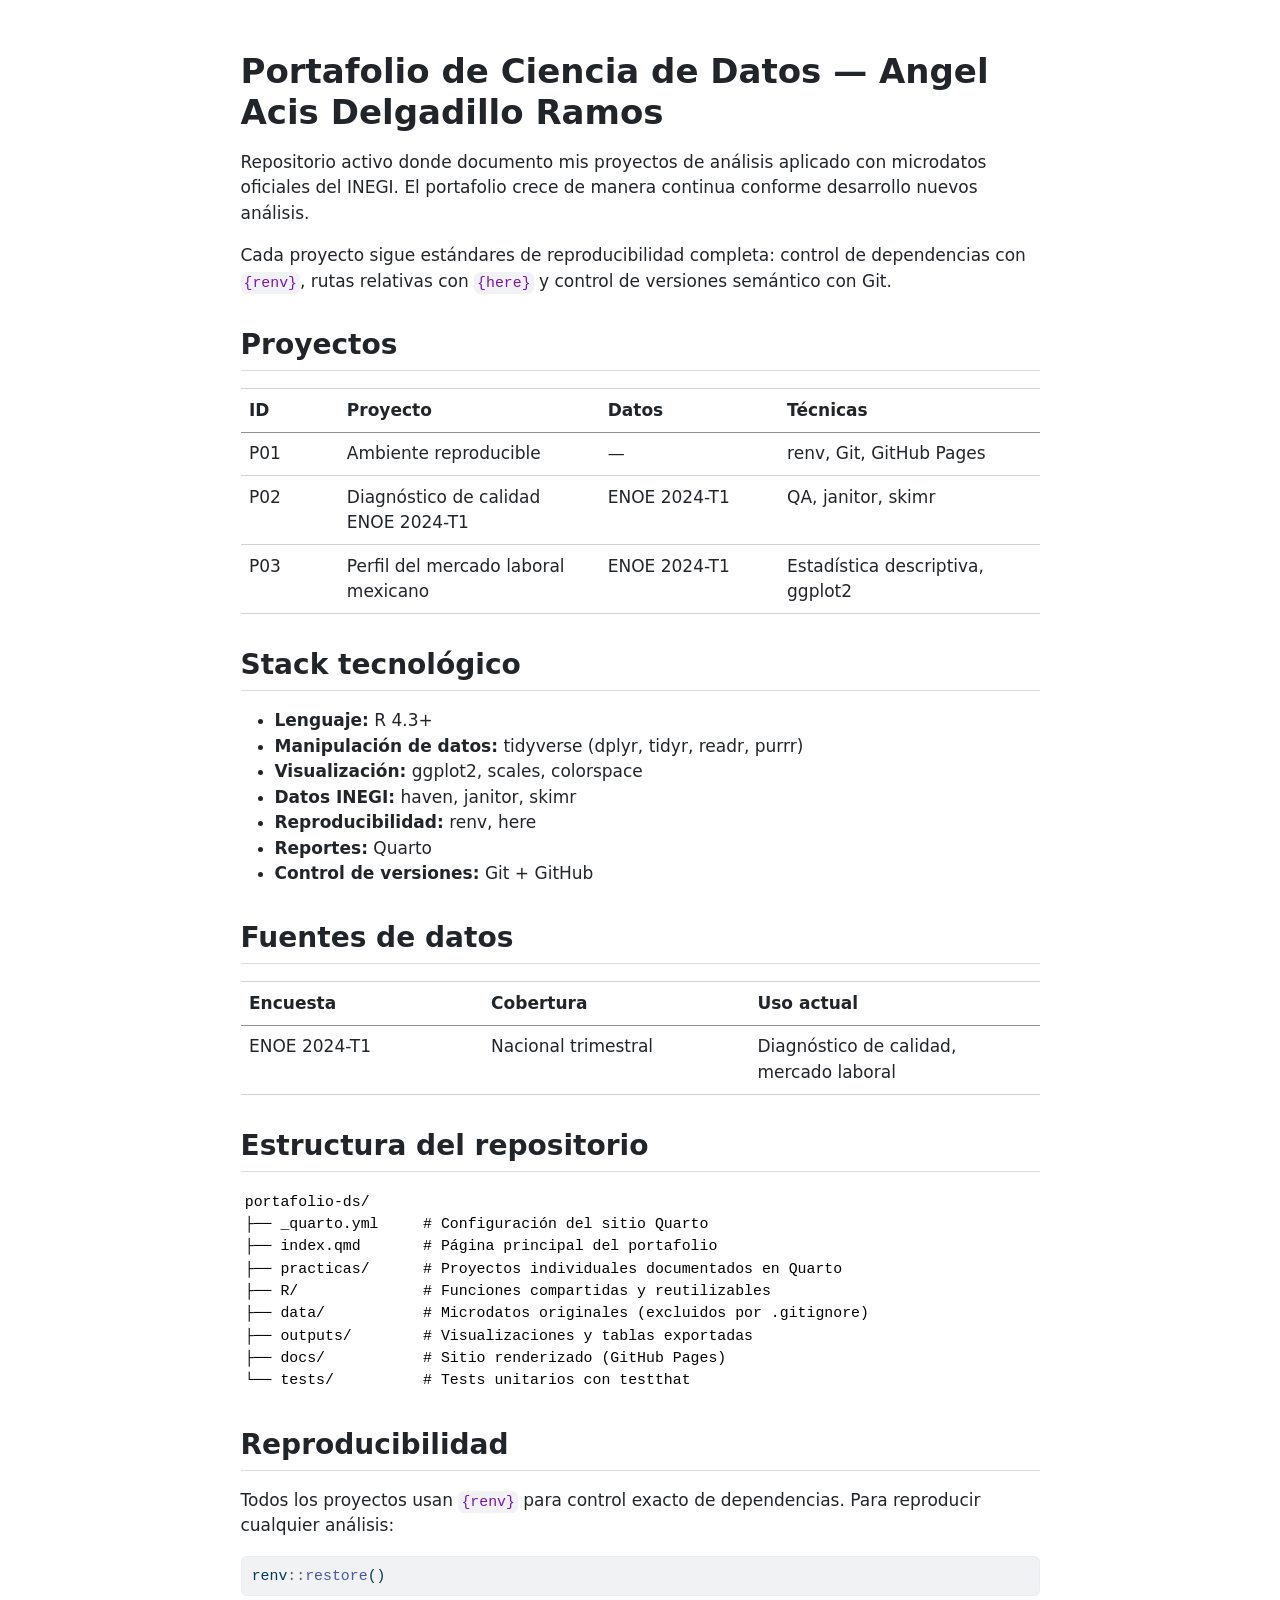
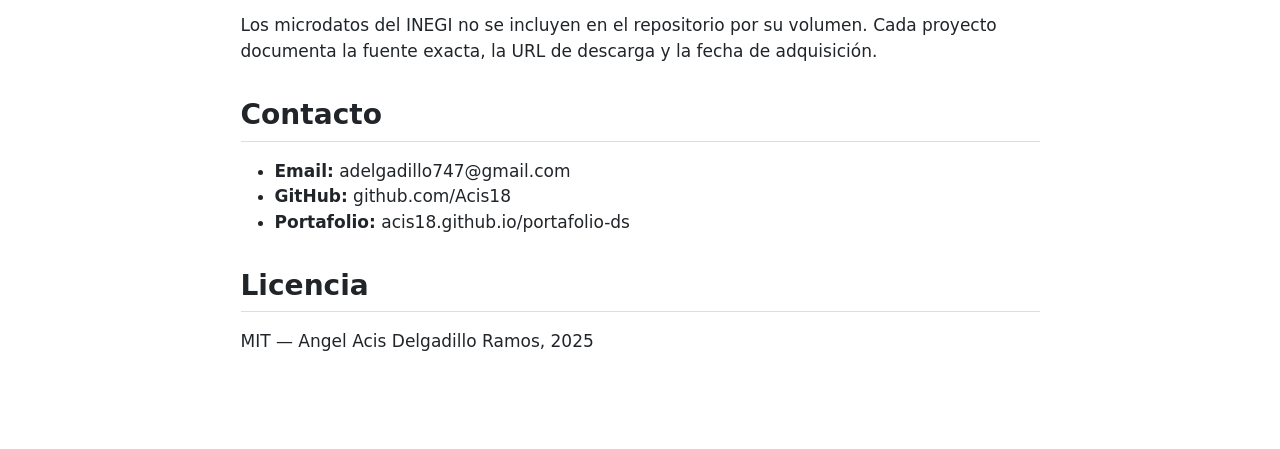
<file: README.html>
<!DOCTYPE html>
<html xmlns="http://www.w3.org/1999/xhtml" lang="en" xml:lang="en"><head>

<meta charset="utf-8">
<meta name="generator" content="quarto-1.9.37">

<meta name="viewport" content="width=device-width, initial-scale=1.0, user-scalable=yes">


<title>readme</title>
<style>
/* Default styles provided by pandoc.
** See https://pandoc.org/MANUAL.html#variables-for-html for config info.
*/
code{white-space: pre-wrap;}
span.smallcaps{font-variant: small-caps;}
div.columns{display: flex; gap: min(4vw, 1.5em);}
div.column{flex: auto; overflow-x: auto;}
div.hanging-indent{margin-left: 1.5em; text-indent: -1.5em;}
ul.task-list{list-style: none;}
ul.task-list li input[type="checkbox"] {
  width: 0.8em;
  margin: 0 0.8em 0.2em -1em; /* quarto-specific, see https://github.com/quarto-dev/quarto-cli/issues/4556 */ 
  vertical-align: middle;
}
/* CSS for syntax highlighting */
html { -webkit-text-size-adjust: 100%; }
pre > code.sourceCode { white-space: pre; position: relative; }
pre > code.sourceCode > span { display: inline-block; line-height: 1.25; }
pre > code.sourceCode > span:empty { height: 1.2em; }
.sourceCode { overflow: visible; }
code.sourceCode > span { color: inherit; text-decoration: inherit; }
div.sourceCode { margin: 1em 0; }
pre.sourceCode { margin: 0; }
@media screen {
div.sourceCode { overflow: auto; }
}
@media print {
pre > code.sourceCode { white-space: pre-wrap; }
pre > code.sourceCode > span { text-indent: -5em; padding-left: 5em; }
}
pre.numberSource code
  { counter-reset: source-line 0; }
pre.numberSource code > span
  { position: relative; left: -4em; counter-increment: source-line; }
pre.numberSource code > span > a:first-child::before
  { content: counter(source-line);
    position: relative; left: -1em; text-align: right; vertical-align: baseline;
    border: none; display: inline-block;
    -webkit-touch-callout: none; -webkit-user-select: none;
    -khtml-user-select: none; -moz-user-select: none;
    -ms-user-select: none; user-select: none;
    padding: 0 4px; width: 4em;
  }
pre.numberSource { margin-left: 3em;  padding-left: 4px; }
div.sourceCode
  {   }
@media screen {
pre > code.sourceCode > span > a:first-child::before { text-decoration: underline; }
}
</style>


<script src="README_files/libs/clipboard/clipboard.min.js"></script>
<script src="README_files/libs/quarto-html/quarto.js" type="module"></script>
<script src="README_files/libs/quarto-html/tabsets/tabsets.js" type="module"></script>
<script src="README_files/libs/quarto-html/popper.min.js"></script>
<script src="README_files/libs/quarto-html/tippy.umd.min.js"></script>
<script src="README_files/libs/quarto-html/anchor.min.js"></script>
<link href="README_files/libs/quarto-html/tippy.css" rel="stylesheet">
<link href="README_files/libs/quarto-html/quarto-syntax-highlighting-7f8f88aac4f3542376d5c11b86a4c14d.css" rel="stylesheet" id="quarto-text-highlighting-styles">
<script src="README_files/libs/bootstrap/bootstrap.min.js"></script>
<link href="README_files/libs/bootstrap/bootstrap-icons.css" rel="stylesheet">
<link href="README_files/libs/bootstrap/bootstrap-bcd6cae65a31c7330f66e4d1861207ad.min.css" rel="stylesheet" append-hash="true" id="quarto-bootstrap" data-mode="light">


</head>

<body class="fullcontent quarto-light">

<div id="quarto-content" class="page-columns page-rows-contents page-layout-article">

<main class="content" id="quarto-document-content">




<section id="portafolio-de-ciencia-de-datos-angel-acis-delgadillo-ramos" class="level1">
<h1>Portafolio de Ciencia de Datos — Angel Acis Delgadillo Ramos</h1>
<p>Repositorio activo donde documento mis proyectos de análisis aplicado con microdatos oficiales del INEGI. El portafolio crece de manera continua conforme desarrollo nuevos análisis.</p>
<p>Cada proyecto sigue estándares de reproducibilidad completa: control de dependencias con <code>{renv}</code>, rutas relativas con <code>{here}</code> y control de versiones semántico con Git.</p>
<section id="proyectos" class="level2">
<h2 class="anchored" data-anchor-id="proyectos">Proyectos</h2>
<table class="caption-top table">
<colgroup>
<col style="width: 12%">
<col style="width: 32%">
<col style="width: 22%">
<col style="width: 32%">
</colgroup>
<thead>
<tr class="header">
<th>ID</th>
<th>Proyecto</th>
<th>Datos</th>
<th>Técnicas</th>
</tr>
</thead>
<tbody>
<tr class="odd">
<td>P01</td>
<td>Ambiente reproducible</td>
<td>—</td>
<td>renv, Git, GitHub Pages</td>
</tr>
<tr class="even">
<td>P02</td>
<td>Diagnóstico de calidad ENOE 2024-T1</td>
<td>ENOE 2024-T1</td>
<td>QA, janitor, skimr</td>
</tr>
<tr class="odd">
<td>P03</td>
<td>Perfil del mercado laboral mexicano</td>
<td>ENOE 2024-T1</td>
<td>Estadística descriptiva, ggplot2</td>
</tr>
</tbody>
</table>
</section>
<section id="stack-tecnológico" class="level2">
<h2 class="anchored" data-anchor-id="stack-tecnológico">Stack tecnológico</h2>
<ul>
<li><strong>Lenguaje:</strong> R 4.3+</li>
<li><strong>Manipulación de datos:</strong> tidyverse (dplyr, tidyr, readr, purrr)</li>
<li><strong>Visualización:</strong> ggplot2, scales, colorspace</li>
<li><strong>Datos INEGI:</strong> haven, janitor, skimr</li>
<li><strong>Reproducibilidad:</strong> renv, here</li>
<li><strong>Reportes:</strong> Quarto</li>
<li><strong>Control de versiones:</strong> Git + GitHub</li>
</ul>
</section>
<section id="fuentes-de-datos" class="level2">
<h2 class="anchored" data-anchor-id="fuentes-de-datos">Fuentes de datos</h2>
<table class="caption-top table">
<colgroup>
<col style="width: 30%">
<col style="width: 33%">
<col style="width: 36%">
</colgroup>
<thead>
<tr class="header">
<th>Encuesta</th>
<th>Cobertura</th>
<th>Uso actual</th>
</tr>
</thead>
<tbody>
<tr class="odd">
<td>ENOE 2024-T1</td>
<td>Nacional trimestral</td>
<td>Diagnóstico de calidad, mercado laboral</td>
</tr>
</tbody>
</table>
</section>
<section id="estructura-del-repositorio" class="level2">
<h2 class="anchored" data-anchor-id="estructura-del-repositorio">Estructura del repositorio</h2>
<pre><code>portafolio-ds/
├── _quarto.yml     # Configuración del sitio Quarto
├── index.qmd       # Página principal del portafolio
├── practicas/      # Proyectos individuales documentados en Quarto
├── R/              # Funciones compartidas y reutilizables
├── data/           # Microdatos originales (excluidos por .gitignore)
├── outputs/        # Visualizaciones y tablas exportadas
├── docs/           # Sitio renderizado (GitHub Pages)
└── tests/          # Tests unitarios con testthat</code></pre>
</section>
<section id="reproducibilidad" class="level2">
<h2 class="anchored" data-anchor-id="reproducibilidad">Reproducibilidad</h2>
<p>Todos los proyectos usan <code>{renv}</code> para control exacto de dependencias. Para reproducir cualquier análisis:</p>
<div class="code-copy-outer-scaffold"><div class="sourceCode" id="cb2"><pre class="sourceCode r code-with-copy"><code class="sourceCode r"><span id="cb2-1"><a href="#cb2-1" aria-hidden="true" tabindex="-1"></a>renv<span class="sc">::</span><span class="fu">restore</span>()</span></code></pre></div><button title="Copy to Clipboard" class="code-copy-button"><i class="bi"></i></button></div>
<p>Los microdatos del INEGI no se incluyen en el repositorio por su volumen. Cada proyecto documenta la fuente exacta, la URL de descarga y la fecha de adquisición.</p>
</section>
<section id="contacto" class="level2">
<h2 class="anchored" data-anchor-id="contacto">Contacto</h2>
<ul>
<li><strong>Email:</strong> adelgadillo747@gmail.com</li>
<li><strong>GitHub:</strong> github.com/Acis18</li>
<li><strong>Portafolio:</strong> acis18.github.io/portafolio-ds</li>
</ul>
</section>
<section id="licencia" class="level2">
<h2 class="anchored" data-anchor-id="licencia">Licencia</h2>
<p>MIT — Angel Acis Delgadillo Ramos, 2025</p>
</section>
</section>

</main>
<!-- /main column -->
<script id="quarto-html-after-body" type="application/javascript">
  window.document.addEventListener("DOMContentLoaded", function (event) {
    const icon = "";
    const anchorJS = new window.AnchorJS();
    anchorJS.options = {
      placement: 'right',
      icon: icon
    };
    anchorJS.add('.anchored');
    const isCodeAnnotation = (el) => {
      for (const clz of el.classList) {
        if (clz.startsWith('code-annotation-')) {                     
          return true;
        }
      }
      return false;
    }
    const onCopySuccess = function(e) {
      // button target
      const button = e.trigger;
      // don't keep focus
      button.blur();
      // flash "checked"
      button.classList.add('code-copy-button-checked');
      var currentTitle = button.getAttribute("title");
      button.setAttribute("title", "Copied!");
      let tooltip;
      if (window.bootstrap) {
        button.setAttribute("data-bs-toggle", "tooltip");
        button.setAttribute("data-bs-placement", "left");
        button.setAttribute("data-bs-title", "Copied!");
        tooltip = new bootstrap.Tooltip(button, 
          { trigger: "manual", 
            customClass: "code-copy-button-tooltip",
            offset: [0, -8]});
        tooltip.show();    
      }
      setTimeout(function() {
        if (tooltip) {
          tooltip.hide();
          button.removeAttribute("data-bs-title");
          button.removeAttribute("data-bs-toggle");
          button.removeAttribute("data-bs-placement");
        }
        button.setAttribute("title", currentTitle);
        button.classList.remove('code-copy-button-checked');
      }, 1000);
      // clear code selection
      e.clearSelection();
    }
    const getTextToCopy = function(trigger) {
      const outerScaffold = trigger.parentElement.cloneNode(true);
      const codeEl = outerScaffold.querySelector('code');
      for (const childEl of codeEl.children) {
        if (isCodeAnnotation(childEl)) {
          childEl.remove();
        }
      }
      return codeEl.innerText;
    }
    const clipboard = new window.ClipboardJS('.code-copy-button:not([data-in-quarto-modal])', {
      text: getTextToCopy
    });
    clipboard.on('success', onCopySuccess);
    if (window.document.getElementById('quarto-embedded-source-code-modal')) {
      const clipboardModal = new window.ClipboardJS('.code-copy-button[data-in-quarto-modal]', {
        text: getTextToCopy,
        container: window.document.getElementById('quarto-embedded-source-code-modal')
      });
      clipboardModal.on('success', onCopySuccess);
    }
      var localhostRegex = new RegExp(/^(?:http|https):\/\/localhost\:?[0-9]*\//);
      var mailtoRegex = new RegExp(/^mailto:/);
        var filterRegex = new RegExp('/' + window.location.host + '/');
      var isInternal = (href) => {
          return filterRegex.test(href) || localhostRegex.test(href) || mailtoRegex.test(href);
      }
      // Inspect non-navigation links and adorn them if external
     var links = window.document.querySelectorAll('a[href]:not(.nav-link):not(.navbar-brand):not(.toc-action):not(.sidebar-link):not(.sidebar-item-toggle):not(.pagination-link):not(.no-external):not([aria-hidden]):not(.dropdown-item):not(.quarto-navigation-tool):not(.about-link)');
      for (var i=0; i<links.length; i++) {
        const link = links[i];
        if (!isInternal(link.href)) {
          // undo the damage that might have been done by quarto-nav.js in the case of
          // links that we want to consider external
          if (link.dataset.originalHref !== undefined) {
            link.href = link.dataset.originalHref;
          }
        }
      }
    function tippyHover(el, contentFn, onTriggerFn, onUntriggerFn) {
      const config = {
        allowHTML: true,
        maxWidth: 500,
        delay: 100,
        arrow: false,
        appendTo: function(el) {
            return el.parentElement;
        },
        interactive: true,
        interactiveBorder: 10,
        theme: 'quarto',
        placement: 'bottom-start',
      };
      if (contentFn) {
        config.content = contentFn;
      }
      if (onTriggerFn) {
        config.onTrigger = onTriggerFn;
      }
      if (onUntriggerFn) {
        config.onUntrigger = onUntriggerFn;
      }
      window.tippy(el, config); 
    }
    const noterefs = window.document.querySelectorAll('a[role="doc-noteref"]');
    for (var i=0; i<noterefs.length; i++) {
      const ref = noterefs[i];
      tippyHover(ref, function() {
        // use id or data attribute instead here
        let href = ref.getAttribute('data-footnote-href') || ref.getAttribute('href');
        try { href = new URL(href).hash; } catch {}
        const id = href.replace(/^#\/?/, "");
        const note = window.document.getElementById(id);
        if (note) {
          return note.innerHTML;
        } else {
          return "";
        }
      });
    }
    const xrefs = window.document.querySelectorAll('a.quarto-xref');
    const processXRef = (id, note) => {
      // Strip column container classes
      const stripColumnClz = (el) => {
        el.classList.remove("page-full", "page-columns");
        if (el.children) {
          for (const child of el.children) {
            stripColumnClz(child);
          }
        }
      }
      stripColumnClz(note)
      if (id === null || id.startsWith('sec-')) {
        // Special case sections, only their first couple elements
        const container = document.createElement("div");
        if (note.children && note.children.length > 2) {
          container.appendChild(note.children[0].cloneNode(true));
          for (let i = 1; i < note.children.length; i++) {
            const child = note.children[i];
            if (child.tagName === "P" && child.innerText === "") {
              continue;
            } else {
              container.appendChild(child.cloneNode(true));
              break;
            }
          }
          if (window.Quarto?.typesetMath) {
            window.Quarto.typesetMath(container);
          }
          return container.innerHTML
        } else {
          if (window.Quarto?.typesetMath) {
            window.Quarto.typesetMath(note);
          }
          return note.innerHTML;
        }
      } else {
        // Remove any anchor links if they are present
        const anchorLink = note.querySelector('a.anchorjs-link');
        if (anchorLink) {
          anchorLink.remove();
        }
        if (window.Quarto?.typesetMath) {
          window.Quarto.typesetMath(note);
        }
        if (note.classList.contains("callout")) {
          return note.outerHTML;
        } else {
          return note.innerHTML;
        }
      }
    }
    for (var i=0; i<xrefs.length; i++) {
      const xref = xrefs[i];
      tippyHover(xref, undefined, function(instance) {
        instance.disable();
        let url = xref.getAttribute('href');
        let hash = undefined; 
        if (url.startsWith('#')) {
          hash = url;
        } else {
          try { hash = new URL(url).hash; } catch {}
        }
        if (hash) {
          const id = hash.replace(/^#\/?/, "");
          const note = window.document.getElementById(id);
          if (note !== null) {
            try {
              const html = processXRef(id, note.cloneNode(true));
              instance.setContent(html);
            } finally {
              instance.enable();
              instance.show();
            }
          } else {
            // See if we can fetch this
            fetch(url.split('#')[0])
            .then(res => res.text())
            .then(html => {
              const parser = new DOMParser();
              const htmlDoc = parser.parseFromString(html, "text/html");
              const note = htmlDoc.getElementById(id);
              if (note !== null) {
                const html = processXRef(id, note);
                instance.setContent(html);
              } 
            }).finally(() => {
              instance.enable();
              instance.show();
            });
          }
        } else {
          // See if we can fetch a full url (with no hash to target)
          // This is a special case and we should probably do some content thinning / targeting
          fetch(url)
          .then(res => res.text())
          .then(html => {
            const parser = new DOMParser();
            const htmlDoc = parser.parseFromString(html, "text/html");
            const note = htmlDoc.querySelector('main.content');
            if (note !== null) {
              // This should only happen for chapter cross references
              // (since there is no id in the URL)
              // remove the first header
              if (note.children.length > 0 && note.children[0].tagName === "HEADER") {
                note.children[0].remove();
              }
              const html = processXRef(null, note);
              instance.setContent(html);
            } 
          }).finally(() => {
            instance.enable();
            instance.show();
          });
        }
      }, function(instance) {
      });
    }
        let selectedAnnoteEl;
        const selectorForAnnotation = ( cell, annotation) => {
          let cellAttr = 'data-code-cell="' + cell + '"';
          let lineAttr = 'data-code-annotation="' +  annotation + '"';
          const selector = 'span[' + cellAttr + '][' + lineAttr + ']';
          return selector;
        }
        const selectCodeLines = (annoteEl) => {
          const doc = window.document;
          const targetCell = annoteEl.getAttribute("data-target-cell");
          const targetAnnotation = annoteEl.getAttribute("data-target-annotation");
          const annoteSpan = window.document.querySelector(selectorForAnnotation(targetCell, targetAnnotation));
          const lines = annoteSpan.getAttribute("data-code-lines").split(",");
          const lineIds = lines.map((line) => {
            return targetCell + "-" + line;
          })
          let top = null;
          let height = null;
          let parent = null;
          if (lineIds.length > 0) {
              //compute the position of the single el (top and bottom and make a div)
              const el = window.document.getElementById(lineIds[0]);
              top = el.offsetTop;
              height = el.offsetHeight;
              parent = el.parentElement.parentElement;
            if (lineIds.length > 1) {
              const lastEl = window.document.getElementById(lineIds[lineIds.length - 1]);
              const bottom = lastEl.offsetTop + lastEl.offsetHeight;
              height = bottom - top;
            }
            if (top !== null && height !== null && parent !== null) {
              // cook up a div (if necessary) and position it 
              let div = window.document.getElementById("code-annotation-line-highlight");
              if (div === null) {
                div = window.document.createElement("div");
                div.setAttribute("id", "code-annotation-line-highlight");
                div.style.position = 'absolute';
                parent.appendChild(div);
              }
              div.style.top = top - 2 + "px";
              div.style.height = height + 4 + "px";
              div.style.left = 0;
              let gutterDiv = window.document.getElementById("code-annotation-line-highlight-gutter");
              if (gutterDiv === null) {
                gutterDiv = window.document.createElement("div");
                gutterDiv.setAttribute("id", "code-annotation-line-highlight-gutter");
                gutterDiv.style.position = 'absolute';
                const codeCell = window.document.getElementById(targetCell);
                const gutter = codeCell.querySelector('.code-annotation-gutter');
                gutter.appendChild(gutterDiv);
              }
              gutterDiv.style.top = top - 2 + "px";
              gutterDiv.style.height = height + 4 + "px";
            }
            selectedAnnoteEl = annoteEl;
          }
        };
        const unselectCodeLines = () => {
          const elementsIds = ["code-annotation-line-highlight", "code-annotation-line-highlight-gutter"];
          elementsIds.forEach((elId) => {
            const div = window.document.getElementById(elId);
            if (div) {
              div.remove();
            }
          });
          selectedAnnoteEl = undefined;
        };
          // Handle positioning of the toggle
      window.addEventListener(
        "resize",
        throttle(() => {
          elRect = undefined;
          if (selectedAnnoteEl) {
            selectCodeLines(selectedAnnoteEl);
          }
        }, 10)
      );
      function throttle(fn, ms) {
      let throttle = false;
      let timer;
        return (...args) => {
          if(!throttle) { // first call gets through
              fn.apply(this, args);
              throttle = true;
          } else { // all the others get throttled
              if(timer) clearTimeout(timer); // cancel #2
              timer = setTimeout(() => {
                fn.apply(this, args);
                timer = throttle = false;
              }, ms);
          }
        };
      }
        // Attach click handler to the DT
        const annoteDls = window.document.querySelectorAll('dt[data-target-cell]');
        for (const annoteDlNode of annoteDls) {
          annoteDlNode.addEventListener('click', (event) => {
            const clickedEl = event.target;
            if (clickedEl !== selectedAnnoteEl) {
              unselectCodeLines();
              const activeEl = window.document.querySelector('dt[data-target-cell].code-annotation-active');
              if (activeEl) {
                activeEl.classList.remove('code-annotation-active');
              }
              selectCodeLines(clickedEl);
              clickedEl.classList.add('code-annotation-active');
            } else {
              // Unselect the line
              unselectCodeLines();
              clickedEl.classList.remove('code-annotation-active');
            }
          });
        }
    const findCites = (el) => {
      const parentEl = el.parentElement;
      if (parentEl) {
        const cites = parentEl.dataset.cites;
        if (cites) {
          return {
            el,
            cites: cites.split(' ')
          };
        } else {
          return findCites(el.parentElement)
        }
      } else {
        return undefined;
      }
    };
    var bibliorefs = window.document.querySelectorAll('a[role="doc-biblioref"]');
    for (var i=0; i<bibliorefs.length; i++) {
      const ref = bibliorefs[i];
      const citeInfo = findCites(ref);
      if (citeInfo) {
        tippyHover(citeInfo.el, function() {
          var popup = window.document.createElement('div');
          citeInfo.cites.forEach(function(cite) {
            var citeDiv = window.document.createElement('div');
            citeDiv.classList.add('hanging-indent');
            citeDiv.classList.add('csl-entry');
            var biblioDiv = window.document.getElementById('ref-' + cite);
            if (biblioDiv) {
              citeDiv.innerHTML = biblioDiv.innerHTML;
            }
            popup.appendChild(citeDiv);
          });
          return popup.innerHTML;
        });
      }
    }
  });
  </script>
</div> <!-- /content -->




</body></html>
</file>
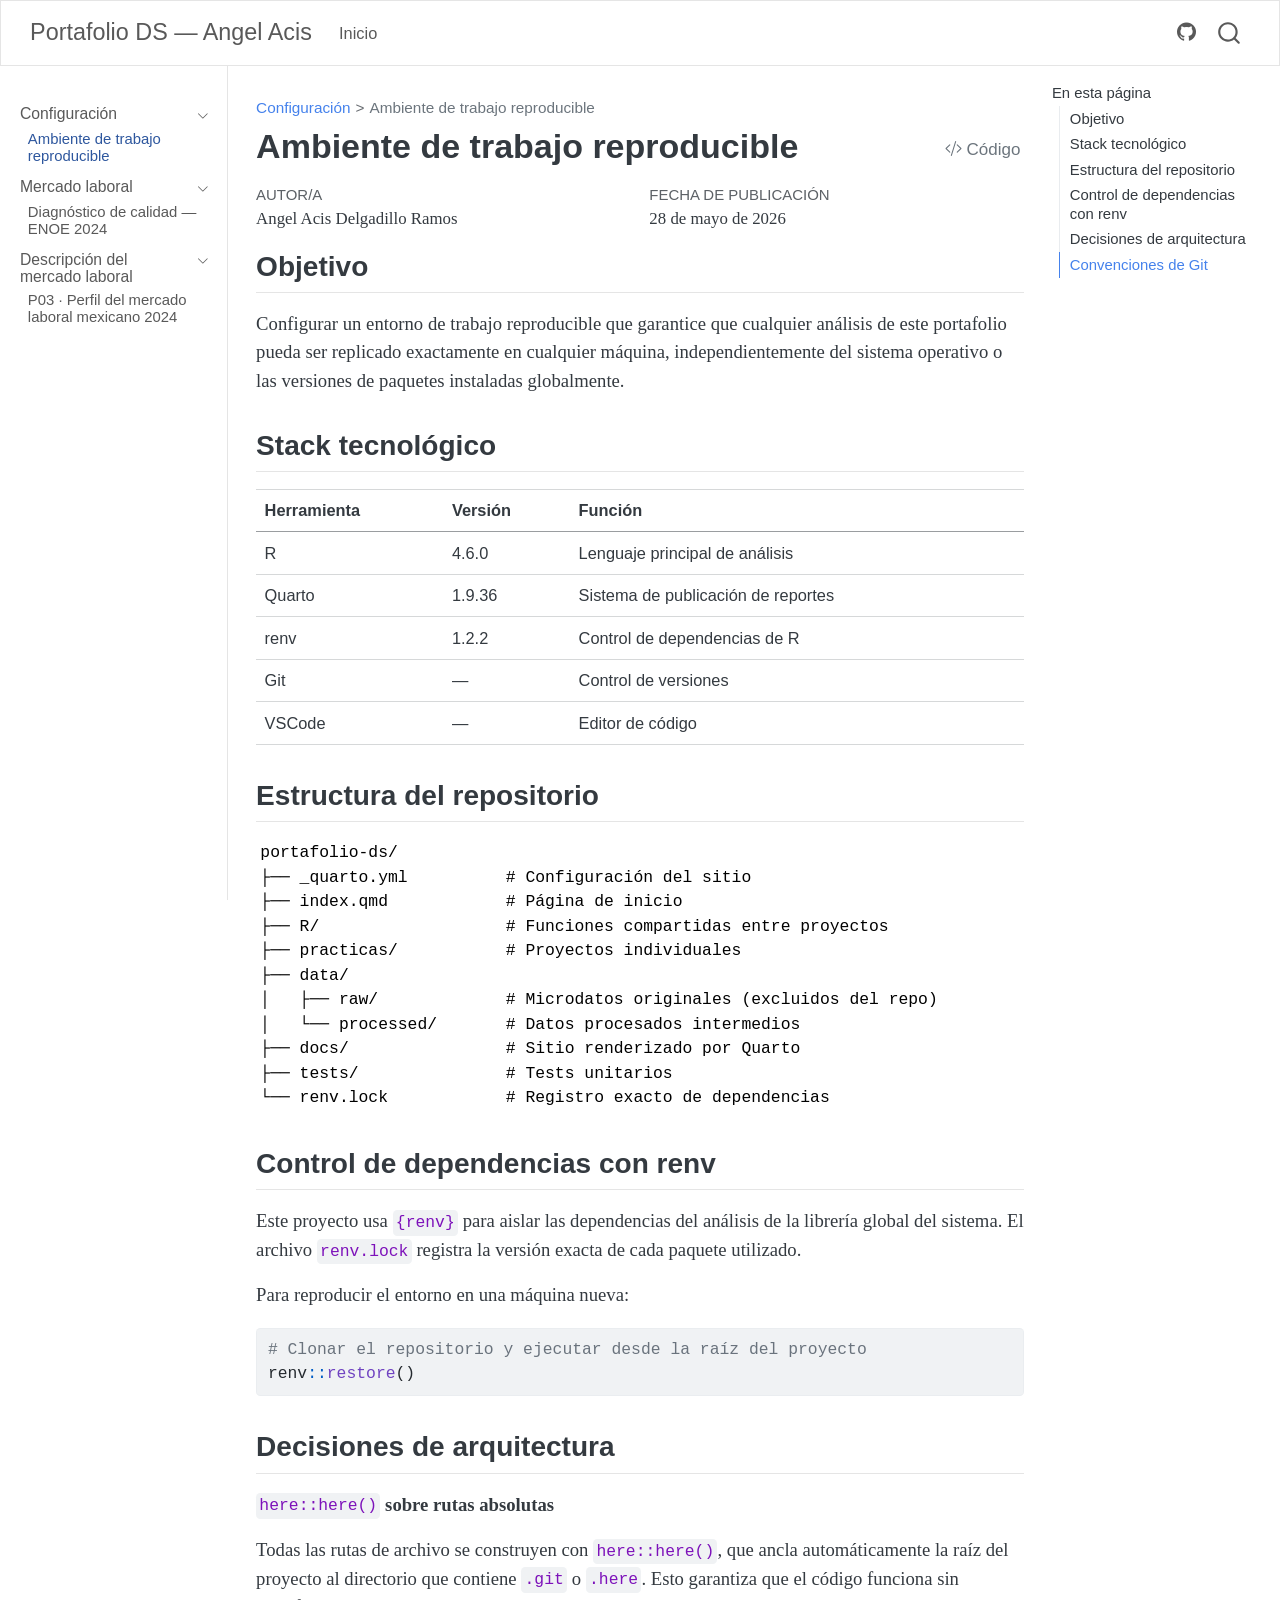
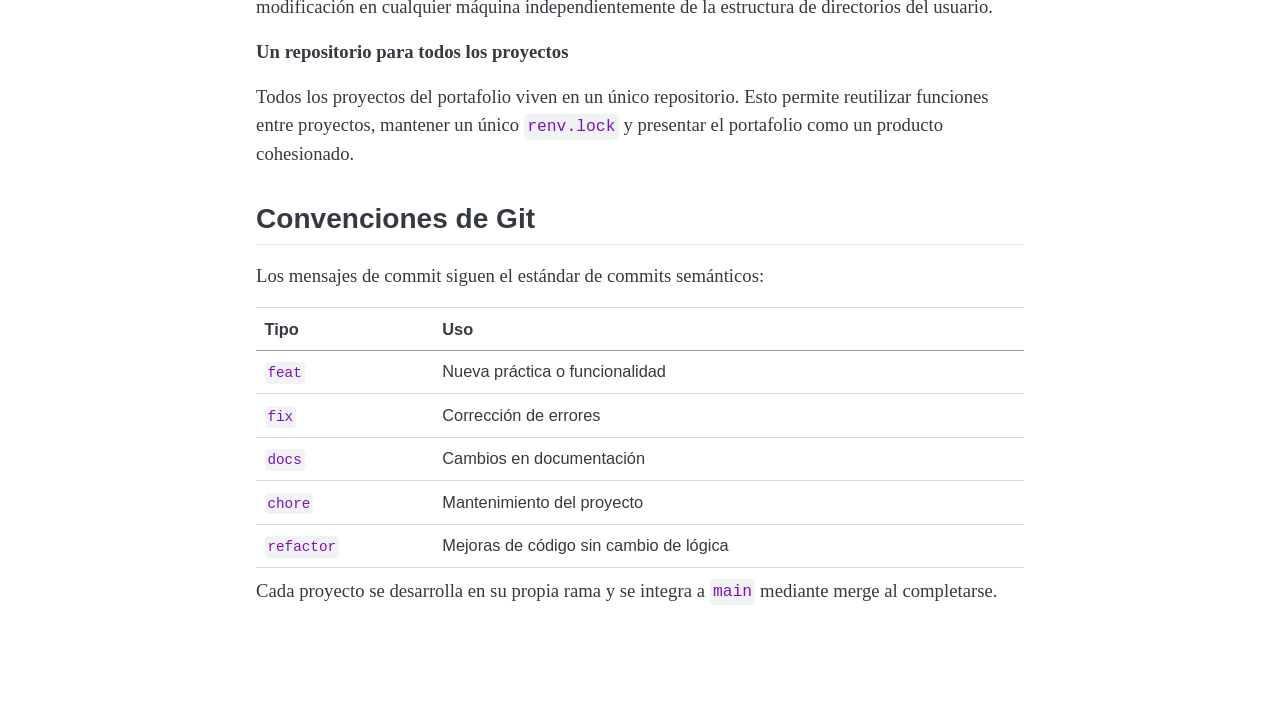
<file: docs/practicas/P01_ambiente/P01_ambiente.html>
<!DOCTYPE html>
<html xmlns="http://www.w3.org/1999/xhtml" lang="es" xml:lang="es"><head>

<meta charset="utf-8">
<meta name="generator" content="quarto-1.9.37">

<meta name="viewport" content="width=device-width, initial-scale=1.0, user-scalable=yes">

<meta name="author" content="Angel Acis Delgadillo Ramos">

<title>Ambiente de trabajo reproducible – Portafolio DS — Angel Acis</title>
<style>
/* Default styles provided by pandoc.
** See https://pandoc.org/MANUAL.html#variables-for-html for config info.
*/
code{white-space: pre-wrap;}
span.smallcaps{font-variant: small-caps;}
div.columns{display: flex; gap: min(4vw, 1.5em);}
div.column{flex: auto; overflow-x: auto;}
div.hanging-indent{margin-left: 1.5em; text-indent: -1.5em;}
ul.task-list{list-style: none;}
ul.task-list li input[type="checkbox"] {
  width: 0.8em;
  margin: 0 0.8em 0.2em -1em; /* quarto-specific, see https://github.com/quarto-dev/quarto-cli/issues/4556 */ 
  vertical-align: middle;
}
/* CSS for syntax highlighting */
html { -webkit-text-size-adjust: 100%; }
pre > code.sourceCode { white-space: pre; position: relative; }
pre > code.sourceCode > span { display: inline-block; line-height: 1.25; }
pre > code.sourceCode > span:empty { height: 1.2em; }
.sourceCode { overflow: visible; }
code.sourceCode > span { color: inherit; text-decoration: inherit; }
div.sourceCode { margin: 1em 0; }
pre.sourceCode { margin: 0; }
@media screen {
div.sourceCode { overflow: auto; }
}
@media print {
pre > code.sourceCode { white-space: pre-wrap; }
pre > code.sourceCode > span { text-indent: -5em; padding-left: 5em; }
}
pre.numberSource code
  { counter-reset: source-line 0; }
pre.numberSource code > span
  { position: relative; left: -4em; counter-increment: source-line; }
pre.numberSource code > span > a:first-child::before
  { content: counter(source-line);
    position: relative; left: -1em; text-align: right; vertical-align: baseline;
    border: none; display: inline-block;
    -webkit-touch-callout: none; -webkit-user-select: none;
    -khtml-user-select: none; -moz-user-select: none;
    -ms-user-select: none; user-select: none;
    padding: 0 4px; width: 4em;
  }
pre.numberSource { margin-left: 3em;  padding-left: 4px; }
div.sourceCode
  {   }
@media screen {
pre > code.sourceCode > span > a:first-child::before { text-decoration: underline; }
}
</style>


<script src="../../site_libs/quarto-nav/quarto-nav.js"></script>
<script src="../../site_libs/quarto-nav/headroom.min.js"></script>
<script src="../../site_libs/clipboard/clipboard.min.js"></script>
<script src="../../site_libs/quarto-search/autocomplete.umd.js"></script>
<script src="../../site_libs/quarto-search/fuse.min.js"></script>
<script src="../../site_libs/quarto-search/quarto-search.js"></script>
<meta name="quarto:offset" content="../../">
<link href="../../Rlogo.png" rel="icon" type="image/png">
<script src="../../site_libs/quarto-html/quarto.js" type="module"></script>
<script src="../../site_libs/quarto-html/tabsets/tabsets.js" type="module"></script>
<script src="../../site_libs/quarto-html/popper.min.js"></script>
<script src="../../site_libs/quarto-html/tippy.umd.min.js"></script>
<script src="../../site_libs/quarto-html/anchor.min.js"></script>
<link href="../../site_libs/quarto-html/tippy.css" rel="stylesheet">
<link href="../../site_libs/quarto-html/quarto-syntax-highlighting-acf12a64177840b8d86f2d4f01b2e9fb.css" rel="stylesheet" id="quarto-text-highlighting-styles">
<script src="../../site_libs/bootstrap/bootstrap.min.js"></script>
<link href="../../site_libs/bootstrap/bootstrap-icons.css" rel="stylesheet">
<link href="../../site_libs/bootstrap/bootstrap-6d0d712633c9a365a676b13cf4f287f0.min.css" rel="stylesheet" append-hash="true" id="quarto-bootstrap" data-mode="light">
<script id="quarto-search-options" type="application/json">{
  "location": "navbar",
  "copy-button": false,
  "collapse-after": 3,
  "panel-placement": "end",
  "type": "overlay",
  "limit": 50,
  "keyboard-shortcut": [
    "f",
    "/",
    "s"
  ],
  "show-item-context": false,
  "language": {
    "search-no-results-text": "No se han encontrado resultados",
    "search-matching-documents-text": "documentos encontrados",
    "search-copy-link-title": "Copiar el enlace en la búsqueda",
    "search-hide-matches-text": "Ocultar resultados adicionales",
    "search-more-match-text": "resultado adicional en este documento",
    "search-more-matches-text": "resultados adicionales en este documento",
    "search-clear-button-title": "Borrar",
    "search-text-placeholder": "",
    "search-detached-cancel-button-title": "Cancelar",
    "search-submit-button-title": "Enviar",
    "search-label": "Buscar"
  }
}</script>


</head>

<body class="nav-sidebar docked nav-fixed quarto-light">

<div id="quarto-search-results"></div>
  <header id="quarto-header" class="headroom fixed-top">
    <nav class="navbar navbar-expand-lg " data-bs-theme="dark">
      <div class="navbar-container container-fluid">
      <div class="navbar-brand-container mx-auto">
    <a class="navbar-brand" href="../../index.html">
    <span class="navbar-title">Portafolio DS — Angel Acis</span>
    </a>
  </div>
            <div id="quarto-search" class="" title="Buscar"></div>
          <button class="navbar-toggler" type="button" data-bs-toggle="collapse" data-bs-target="#navbarCollapse" aria-controls="navbarCollapse" role="menu" aria-expanded="false" aria-label="Navegación de palanca" onclick="if (window.quartoToggleHeadroom) { window.quartoToggleHeadroom(); }">
  <span class="navbar-toggler-icon"></span>
</button>
          <div class="collapse navbar-collapse" id="navbarCollapse">
            <ul class="navbar-nav navbar-nav-scroll me-auto">
  <li class="nav-item">
    <a class="nav-link" href="../../index.html"> 
<span class="menu-text">Inicio</span></a>
  </li>  
</ul>
            <ul class="navbar-nav navbar-nav-scroll ms-auto">
  <li class="nav-item compact">
    <a class="nav-link" href="https://github.com/Acis18/portafolio-ds"> <i class="bi bi-github" role="img">
</i> 
<span class="menu-text"></span></a>
  </li>  
</ul>
          </div> <!-- /navcollapse -->
            <div class="quarto-navbar-tools">
</div>
      </div> <!-- /container-fluid -->
    </nav>
  <nav class="quarto-secondary-nav">
    <div class="container-fluid d-flex">
      <button type="button" class="quarto-btn-toggle btn" data-bs-toggle="collapse" role="button" data-bs-target=".quarto-sidebar-collapse-item" aria-controls="quarto-sidebar" aria-expanded="false" aria-label="Alternar barra lateral" onclick="if (window.quartoToggleHeadroom) { window.quartoToggleHeadroom(); }">
        <i class="bi bi-layout-text-sidebar-reverse"></i>
      </button>
        <nav class="quarto-page-breadcrumbs" aria-label="breadcrumb"><ol class="breadcrumb"><li class="breadcrumb-item"><a href="../../practicas/P01_ambiente/P01_ambiente.html">Configuración</a></li><li class="breadcrumb-item"><a href="../../practicas/P01_ambiente/P01_ambiente.html">Ambiente de trabajo reproducible</a></li></ol></nav>
        <a class="flex-grow-1" role="navigation" data-bs-toggle="collapse" data-bs-target=".quarto-sidebar-collapse-item" aria-controls="quarto-sidebar" aria-expanded="false" aria-label="Alternar barra lateral" onclick="if (window.quartoToggleHeadroom) { window.quartoToggleHeadroom(); }">      
        </a>
    </div>
  </nav>
</header>
<!-- content -->
<div id="quarto-content" class="quarto-container page-columns page-rows-contents page-layout-article page-navbar">
<!-- sidebar -->
  <nav id="quarto-sidebar" class="sidebar collapse collapse-horizontal quarto-sidebar-collapse-item sidebar-navigation docked overflow-auto">
    <div class="sidebar-menu-container"> 
    <ul class="list-unstyled mt-1">
        <li class="sidebar-item sidebar-item-section">
      <div class="sidebar-item-container"> 
            <a class="sidebar-item-text sidebar-link text-start" data-bs-toggle="collapse" data-bs-target="#quarto-sidebar-section-1" role="navigation" aria-expanded="true">
 <span class="menu-text">Configuración</span></a>
          <a class="sidebar-item-toggle text-start" data-bs-toggle="collapse" data-bs-target="#quarto-sidebar-section-1" role="navigation" aria-expanded="true" aria-label="Alternar sección">
            <i class="bi bi-chevron-right ms-2"></i>
          </a> 
      </div>
      <ul id="quarto-sidebar-section-1" class="collapse list-unstyled sidebar-section depth1 show">  
          <li class="sidebar-item">
  <div class="sidebar-item-container"> 
  <a href="../../practicas/P01_ambiente/P01_ambiente.html" class="sidebar-item-text sidebar-link active">
 <span class="menu-text">Ambiente de trabajo reproducible</span></a>
  </div>
</li>
      </ul>
  </li>
        <li class="sidebar-item sidebar-item-section">
      <div class="sidebar-item-container"> 
            <a class="sidebar-item-text sidebar-link text-start" data-bs-toggle="collapse" data-bs-target="#quarto-sidebar-section-2" role="navigation" aria-expanded="true">
 <span class="menu-text">Mercado laboral</span></a>
          <a class="sidebar-item-toggle text-start" data-bs-toggle="collapse" data-bs-target="#quarto-sidebar-section-2" role="navigation" aria-expanded="true" aria-label="Alternar sección">
            <i class="bi bi-chevron-right ms-2"></i>
          </a> 
      </div>
      <ul id="quarto-sidebar-section-2" class="collapse list-unstyled sidebar-section depth1 show">  
          <li class="sidebar-item">
  <div class="sidebar-item-container"> 
  <a href="../../practicas/P02_diagnostico/P02_diagnostico_enoe.html" class="sidebar-item-text sidebar-link">
 <span class="menu-text">Diagnóstico de calidad — ENOE 2024</span></a>
  </div>
</li>
      </ul>
  </li>
        <li class="sidebar-item sidebar-item-section">
      <div class="sidebar-item-container"> 
            <a class="sidebar-item-text sidebar-link text-start" data-bs-toggle="collapse" data-bs-target="#quarto-sidebar-section-3" role="navigation" aria-expanded="true">
 <span class="menu-text">Descripción del mercado laboral</span></a>
          <a class="sidebar-item-toggle text-start" data-bs-toggle="collapse" data-bs-target="#quarto-sidebar-section-3" role="navigation" aria-expanded="true" aria-label="Alternar sección">
            <i class="bi bi-chevron-right ms-2"></i>
          </a> 
      </div>
      <ul id="quarto-sidebar-section-3" class="collapse list-unstyled sidebar-section depth1 show">  
          <li class="sidebar-item">
  <div class="sidebar-item-container"> 
  <a href="../../practicas/P03_descriptiva/P03_Perfil_del_mercado_laboral_mexicano_2024.html" class="sidebar-item-text sidebar-link">
 <span class="menu-text">P03 · Perfil del mercado laboral mexicano 2024</span></a>
  </div>
</li>
      </ul>
  </li>
    </ul>
    </div>
</nav>
<div id="quarto-sidebar-glass" class="quarto-sidebar-collapse-item" data-bs-toggle="collapse" data-bs-target=".quarto-sidebar-collapse-item"></div>
<!-- margin-sidebar -->
    <div id="quarto-margin-sidebar" class="sidebar margin-sidebar">
        <nav id="TOC" role="doc-toc" class="toc-active">
    <h2 id="toc-title">En esta página</h2>
   
  <ul>
  <li><a href="#objetivo" id="toc-objetivo" class="nav-link active" data-scroll-target="#objetivo">Objetivo</a></li>
  <li><a href="#stack-tecnológico" id="toc-stack-tecnológico" class="nav-link" data-scroll-target="#stack-tecnológico">Stack tecnológico</a></li>
  <li><a href="#estructura-del-repositorio" id="toc-estructura-del-repositorio" class="nav-link" data-scroll-target="#estructura-del-repositorio">Estructura del repositorio</a></li>
  <li><a href="#control-de-dependencias-con-renv" id="toc-control-de-dependencias-con-renv" class="nav-link" data-scroll-target="#control-de-dependencias-con-renv">Control de dependencias con renv</a></li>
  <li><a href="#decisiones-de-arquitectura" id="toc-decisiones-de-arquitectura" class="nav-link" data-scroll-target="#decisiones-de-arquitectura">Decisiones de arquitectura</a></li>
  <li><a href="#convenciones-de-git" id="toc-convenciones-de-git" class="nav-link" data-scroll-target="#convenciones-de-git">Convenciones de Git</a></li>
  </ul>
</nav>
    </div>
<!-- main -->
<main class="content" id="quarto-document-content">

<header id="title-block-header" class="quarto-title-block default"><nav class="quarto-page-breadcrumbs quarto-title-breadcrumbs d-none d-lg-block" aria-label="breadcrumb"><ol class="breadcrumb"><li class="breadcrumb-item"><a href="../../practicas/P01_ambiente/P01_ambiente.html">Configuración</a></li><li class="breadcrumb-item"><a href="../../practicas/P01_ambiente/P01_ambiente.html">Ambiente de trabajo reproducible</a></li></ol></nav>
<div class="quarto-title">
<div class="quarto-title-block"><div><h1 class="title">Ambiente de trabajo reproducible</h1><button type="button" class="btn code-tools-button" id="quarto-code-tools-source"><i class="bi"></i> Código</button></div></div>
</div>



<div class="quarto-title-meta">

    <div>
    <div class="quarto-title-meta-heading">Autor/a</div>
    <div class="quarto-title-meta-contents">
             <p>Angel Acis Delgadillo Ramos </p>
          </div>
  </div>
    
    <div>
    <div class="quarto-title-meta-heading">Fecha de publicación</div>
    <div class="quarto-title-meta-contents">
      <p class="date">28 de mayo de 2026</p>
    </div>
  </div>
  
    
  </div>
  


</header>


<section id="objetivo" class="level2">
<h2 class="anchored" data-anchor-id="objetivo">Objetivo</h2>
<p>Configurar un entorno de trabajo reproducible que garantice que cualquier análisis de este portafolio pueda ser replicado exactamente en cualquier máquina, independientemente del sistema operativo o las versiones de paquetes instaladas globalmente.</p>
</section>
<section id="stack-tecnológico" class="level2">
<h2 class="anchored" data-anchor-id="stack-tecnológico">Stack tecnológico</h2>
<table class="caption-top table">
<thead>
<tr class="header">
<th>Herramienta</th>
<th>Versión</th>
<th>Función</th>
</tr>
</thead>
<tbody>
<tr class="odd">
<td>R</td>
<td>4.6.0</td>
<td>Lenguaje principal de análisis</td>
</tr>
<tr class="even">
<td>Quarto</td>
<td>1.9.36</td>
<td>Sistema de publicación de reportes</td>
</tr>
<tr class="odd">
<td>renv</td>
<td>1.2.2</td>
<td>Control de dependencias de R</td>
</tr>
<tr class="even">
<td>Git</td>
<td>—</td>
<td>Control de versiones</td>
</tr>
<tr class="odd">
<td>VSCode</td>
<td>—</td>
<td>Editor de código</td>
</tr>
</tbody>
</table>
</section>
<section id="estructura-del-repositorio" class="level2">
<h2 class="anchored" data-anchor-id="estructura-del-repositorio">Estructura del repositorio</h2>
<pre><code>portafolio-ds/
├── _quarto.yml          # Configuración del sitio
├── index.qmd            # Página de inicio
├── R/                   # Funciones compartidas entre proyectos
├── practicas/           # Proyectos individuales
├── data/
│   ├── raw/             # Microdatos originales (excluidos del repo)
│   └── processed/       # Datos procesados intermedios
├── docs/                # Sitio renderizado por Quarto
├── tests/               # Tests unitarios
└── renv.lock            # Registro exacto de dependencias</code></pre>
</section>
<section id="control-de-dependencias-con-renv" class="level2">
<h2 class="anchored" data-anchor-id="control-de-dependencias-con-renv">Control de dependencias con renv</h2>
<p>Este proyecto usa <code>{renv}</code> para aislar las dependencias del análisis de la librería global del sistema. El archivo <code>renv.lock</code> registra la versión exacta de cada paquete utilizado.</p>
<p>Para reproducir el entorno en una máquina nueva:</p>
<div class="code-copy-outer-scaffold"><div class="sourceCode" id="cb2"><pre class="sourceCode r code-with-copy"><code class="sourceCode r"><span id="cb2-1"><a href="#cb2-1" aria-hidden="true" tabindex="-1"></a><span class="co"># Clonar el repositorio y ejecutar desde la raíz del proyecto</span></span>
<span id="cb2-2"><a href="#cb2-2" aria-hidden="true" tabindex="-1"></a>renv<span class="sc">::</span><span class="fu">restore</span>()</span></code></pre></div><button title="Copiar al portapapeles" class="code-copy-button"><i class="bi"></i></button></div>
</section>
<section id="decisiones-de-arquitectura" class="level2">
<h2 class="anchored" data-anchor-id="decisiones-de-arquitectura">Decisiones de arquitectura</h2>
<p><strong><code>here::here()</code> sobre rutas absolutas</strong></p>
<p>Todas las rutas de archivo se construyen con <code>here::here()</code>, que ancla automáticamente la raíz del proyecto al directorio que contiene <code>.git</code> o <code>.here</code>. Esto garantiza que el código funciona sin modificación en cualquier máquina independientemente de la estructura de directorios del usuario.</p>
<p><strong>Un repositorio para todos los proyectos</strong></p>
<p>Todos los proyectos del portafolio viven en un único repositorio. Esto permite reutilizar funciones entre proyectos, mantener un único <code>renv.lock</code> y presentar el portafolio como un producto cohesionado.</p>
</section>
<section id="convenciones-de-git" class="level2">
<h2 class="anchored" data-anchor-id="convenciones-de-git">Convenciones de Git</h2>
<p>Los mensajes de commit siguen el estándar de commits semánticos:</p>
<table class="caption-top table">
<thead>
<tr class="header">
<th>Tipo</th>
<th>Uso</th>
</tr>
</thead>
<tbody>
<tr class="odd">
<td><code>feat</code></td>
<td>Nueva práctica o funcionalidad</td>
</tr>
<tr class="even">
<td><code>fix</code></td>
<td>Corrección de errores</td>
</tr>
<tr class="odd">
<td><code>docs</code></td>
<td>Cambios en documentación</td>
</tr>
<tr class="even">
<td><code>chore</code></td>
<td>Mantenimiento del proyecto</td>
</tr>
<tr class="odd">
<td><code>refactor</code></td>
<td>Mejoras de código sin cambio de lógica</td>
</tr>
</tbody>
</table>
<p>Cada proyecto se desarrolla en su propia rama y se integra a <code>main</code> mediante merge al completarse.</p>


<!-- -->

</section>

</main> <!-- /main -->
<script id="quarto-html-after-body" type="application/javascript">
  window.document.addEventListener("DOMContentLoaded", function (event) {
    const icon = "";
    const anchorJS = new window.AnchorJS();
    anchorJS.options = {
      placement: 'right',
      icon: icon
    };
    anchorJS.add('.anchored');
    const isCodeAnnotation = (el) => {
      for (const clz of el.classList) {
        if (clz.startsWith('code-annotation-')) {                     
          return true;
        }
      }
      return false;
    }
    const onCopySuccess = function(e) {
      // button target
      const button = e.trigger;
      // don't keep focus
      button.blur();
      // flash "checked"
      button.classList.add('code-copy-button-checked');
      var currentTitle = button.getAttribute("title");
      button.setAttribute("title", "Copiado");
      let tooltip;
      if (window.bootstrap) {
        button.setAttribute("data-bs-toggle", "tooltip");
        button.setAttribute("data-bs-placement", "left");
        button.setAttribute("data-bs-title", "Copiado");
        tooltip = new bootstrap.Tooltip(button, 
          { trigger: "manual", 
            customClass: "code-copy-button-tooltip",
            offset: [0, -8]});
        tooltip.show();    
      }
      setTimeout(function() {
        if (tooltip) {
          tooltip.hide();
          button.removeAttribute("data-bs-title");
          button.removeAttribute("data-bs-toggle");
          button.removeAttribute("data-bs-placement");
        }
        button.setAttribute("title", currentTitle);
        button.classList.remove('code-copy-button-checked');
      }, 1000);
      // clear code selection
      e.clearSelection();
    }
    const getTextToCopy = function(trigger) {
      const outerScaffold = trigger.parentElement.cloneNode(true);
      const codeEl = outerScaffold.querySelector('code');
      for (const childEl of codeEl.children) {
        if (isCodeAnnotation(childEl)) {
          childEl.remove();
        }
      }
      return codeEl.innerText;
    }
    const clipboard = new window.ClipboardJS('.code-copy-button:not([data-in-quarto-modal])', {
      text: getTextToCopy
    });
    clipboard.on('success', onCopySuccess);
    if (window.document.getElementById('quarto-embedded-source-code-modal')) {
      const clipboardModal = new window.ClipboardJS('.code-copy-button[data-in-quarto-modal]', {
        text: getTextToCopy,
        container: window.document.getElementById('quarto-embedded-source-code-modal')
      });
      clipboardModal.on('success', onCopySuccess);
    }
    const viewSource = window.document.getElementById('quarto-view-source') ||
                       window.document.getElementById('quarto-code-tools-source');
    if (viewSource) {
      const sourceUrl = viewSource.getAttribute("data-quarto-source-url");
      viewSource.addEventListener("click", function(e) {
        if (sourceUrl) {
          // rstudio viewer pane
          if (/\bcapabilities=\b/.test(window.location)) {
            window.open(sourceUrl);
          } else {
            window.location.href = sourceUrl;
          }
        } else {
          const modal = new bootstrap.Modal(document.getElementById('quarto-embedded-source-code-modal'));
          modal.show();
        }
        return false;
      });
    }
    function toggleCodeHandler(show) {
      return function(e) {
        const detailsSrc = window.document.querySelectorAll(".cell > details > .sourceCode");
        for (let i=0; i<detailsSrc.length; i++) {
          const details = detailsSrc[i].parentElement;
          if (show) {
            details.open = true;
          } else {
            details.removeAttribute("open");
          }
        }
        const cellCodeDivs = window.document.querySelectorAll(".cell > .sourceCode");
        const fromCls = show ? "hidden" : "unhidden";
        const toCls = show ? "unhidden" : "hidden";
        for (let i=0; i<cellCodeDivs.length; i++) {
          const codeDiv = cellCodeDivs[i];
          if (codeDiv.classList.contains(fromCls)) {
            codeDiv.classList.remove(fromCls);
            codeDiv.classList.add(toCls);
          } 
        }
        return false;
      }
    }
    const hideAllCode = window.document.getElementById("quarto-hide-all-code");
    if (hideAllCode) {
      hideAllCode.addEventListener("click", toggleCodeHandler(false));
    }
    const showAllCode = window.document.getElementById("quarto-show-all-code");
    if (showAllCode) {
      showAllCode.addEventListener("click", toggleCodeHandler(true));
    }
      var localhostRegex = new RegExp(/^(?:http|https):\/\/localhost\:?[0-9]*\//);
      var mailtoRegex = new RegExp(/^mailto:/);
        var filterRegex = new RegExp('/' + window.location.host + '/');
      var isInternal = (href) => {
          return filterRegex.test(href) || localhostRegex.test(href) || mailtoRegex.test(href);
      }
      // Inspect non-navigation links and adorn them if external
     var links = window.document.querySelectorAll('a[href]:not(.nav-link):not(.navbar-brand):not(.toc-action):not(.sidebar-link):not(.sidebar-item-toggle):not(.pagination-link):not(.no-external):not([aria-hidden]):not(.dropdown-item):not(.quarto-navigation-tool):not(.about-link)');
      for (var i=0; i<links.length; i++) {
        const link = links[i];
        if (!isInternal(link.href)) {
          // undo the damage that might have been done by quarto-nav.js in the case of
          // links that we want to consider external
          if (link.dataset.originalHref !== undefined) {
            link.href = link.dataset.originalHref;
          }
        }
      }
    function tippyHover(el, contentFn, onTriggerFn, onUntriggerFn) {
      const config = {
        allowHTML: true,
        maxWidth: 500,
        delay: 100,
        arrow: false,
        appendTo: function(el) {
            return el.parentElement;
        },
        interactive: true,
        interactiveBorder: 10,
        theme: 'quarto',
        placement: 'bottom-start',
      };
      if (contentFn) {
        config.content = contentFn;
      }
      if (onTriggerFn) {
        config.onTrigger = onTriggerFn;
      }
      if (onUntriggerFn) {
        config.onUntrigger = onUntriggerFn;
      }
      window.tippy(el, config); 
    }
    const noterefs = window.document.querySelectorAll('a[role="doc-noteref"]');
    for (var i=0; i<noterefs.length; i++) {
      const ref = noterefs[i];
      tippyHover(ref, function() {
        // use id or data attribute instead here
        let href = ref.getAttribute('data-footnote-href') || ref.getAttribute('href');
        try { href = new URL(href).hash; } catch {}
        const id = href.replace(/^#\/?/, "");
        const note = window.document.getElementById(id);
        if (note) {
          return note.innerHTML;
        } else {
          return "";
        }
      });
    }
    const xrefs = window.document.querySelectorAll('a.quarto-xref');
    const processXRef = (id, note) => {
      // Strip column container classes
      const stripColumnClz = (el) => {
        el.classList.remove("page-full", "page-columns");
        if (el.children) {
          for (const child of el.children) {
            stripColumnClz(child);
          }
        }
      }
      stripColumnClz(note)
      if (id === null || id.startsWith('sec-')) {
        // Special case sections, only their first couple elements
        const container = document.createElement("div");
        if (note.children && note.children.length > 2) {
          container.appendChild(note.children[0].cloneNode(true));
          for (let i = 1; i < note.children.length; i++) {
            const child = note.children[i];
            if (child.tagName === "P" && child.innerText === "") {
              continue;
            } else {
              container.appendChild(child.cloneNode(true));
              break;
            }
          }
          if (window.Quarto?.typesetMath) {
            window.Quarto.typesetMath(container);
          }
          return container.innerHTML
        } else {
          if (window.Quarto?.typesetMath) {
            window.Quarto.typesetMath(note);
          }
          return note.innerHTML;
        }
      } else {
        // Remove any anchor links if they are present
        const anchorLink = note.querySelector('a.anchorjs-link');
        if (anchorLink) {
          anchorLink.remove();
        }
        if (window.Quarto?.typesetMath) {
          window.Quarto.typesetMath(note);
        }
        if (note.classList.contains("callout")) {
          return note.outerHTML;
        } else {
          return note.innerHTML;
        }
      }
    }
    for (var i=0; i<xrefs.length; i++) {
      const xref = xrefs[i];
      tippyHover(xref, undefined, function(instance) {
        instance.disable();
        let url = xref.getAttribute('href');
        let hash = undefined; 
        if (url.startsWith('#')) {
          hash = url;
        } else {
          try { hash = new URL(url).hash; } catch {}
        }
        if (hash) {
          const id = hash.replace(/^#\/?/, "");
          const note = window.document.getElementById(id);
          if (note !== null) {
            try {
              const html = processXRef(id, note.cloneNode(true));
              instance.setContent(html);
            } finally {
              instance.enable();
              instance.show();
            }
          } else {
            // See if we can fetch this
            fetch(url.split('#')[0])
            .then(res => res.text())
            .then(html => {
              const parser = new DOMParser();
              const htmlDoc = parser.parseFromString(html, "text/html");
              const note = htmlDoc.getElementById(id);
              if (note !== null) {
                const html = processXRef(id, note);
                instance.setContent(html);
              } 
            }).finally(() => {
              instance.enable();
              instance.show();
            });
          }
        } else {
          // See if we can fetch a full url (with no hash to target)
          // This is a special case and we should probably do some content thinning / targeting
          fetch(url)
          .then(res => res.text())
          .then(html => {
            const parser = new DOMParser();
            const htmlDoc = parser.parseFromString(html, "text/html");
            const note = htmlDoc.querySelector('main.content');
            if (note !== null) {
              // This should only happen for chapter cross references
              // (since there is no id in the URL)
              // remove the first header
              if (note.children.length > 0 && note.children[0].tagName === "HEADER") {
                note.children[0].remove();
              }
              const html = processXRef(null, note);
              instance.setContent(html);
            } 
          }).finally(() => {
            instance.enable();
            instance.show();
          });
        }
      }, function(instance) {
      });
    }
        let selectedAnnoteEl;
        const selectorForAnnotation = ( cell, annotation) => {
          let cellAttr = 'data-code-cell="' + cell + '"';
          let lineAttr = 'data-code-annotation="' +  annotation + '"';
          const selector = 'span[' + cellAttr + '][' + lineAttr + ']';
          return selector;
        }
        const selectCodeLines = (annoteEl) => {
          const doc = window.document;
          const targetCell = annoteEl.getAttribute("data-target-cell");
          const targetAnnotation = annoteEl.getAttribute("data-target-annotation");
          const annoteSpan = window.document.querySelector(selectorForAnnotation(targetCell, targetAnnotation));
          const lines = annoteSpan.getAttribute("data-code-lines").split(",");
          const lineIds = lines.map((line) => {
            return targetCell + "-" + line;
          })
          let top = null;
          let height = null;
          let parent = null;
          if (lineIds.length > 0) {
              //compute the position of the single el (top and bottom and make a div)
              const el = window.document.getElementById(lineIds[0]);
              top = el.offsetTop;
              height = el.offsetHeight;
              parent = el.parentElement.parentElement;
            if (lineIds.length > 1) {
              const lastEl = window.document.getElementById(lineIds[lineIds.length - 1]);
              const bottom = lastEl.offsetTop + lastEl.offsetHeight;
              height = bottom - top;
            }
            if (top !== null && height !== null && parent !== null) {
              // cook up a div (if necessary) and position it 
              let div = window.document.getElementById("code-annotation-line-highlight");
              if (div === null) {
                div = window.document.createElement("div");
                div.setAttribute("id", "code-annotation-line-highlight");
                div.style.position = 'absolute';
                parent.appendChild(div);
              }
              div.style.top = top - 2 + "px";
              div.style.height = height + 4 + "px";
              div.style.left = 0;
              let gutterDiv = window.document.getElementById("code-annotation-line-highlight-gutter");
              if (gutterDiv === null) {
                gutterDiv = window.document.createElement("div");
                gutterDiv.setAttribute("id", "code-annotation-line-highlight-gutter");
                gutterDiv.style.position = 'absolute';
                const codeCell = window.document.getElementById(targetCell);
                const gutter = codeCell.querySelector('.code-annotation-gutter');
                gutter.appendChild(gutterDiv);
              }
              gutterDiv.style.top = top - 2 + "px";
              gutterDiv.style.height = height + 4 + "px";
            }
            selectedAnnoteEl = annoteEl;
          }
        };
        const unselectCodeLines = () => {
          const elementsIds = ["code-annotation-line-highlight", "code-annotation-line-highlight-gutter"];
          elementsIds.forEach((elId) => {
            const div = window.document.getElementById(elId);
            if (div) {
              div.remove();
            }
          });
          selectedAnnoteEl = undefined;
        };
          // Handle positioning of the toggle
      window.addEventListener(
        "resize",
        throttle(() => {
          elRect = undefined;
          if (selectedAnnoteEl) {
            selectCodeLines(selectedAnnoteEl);
          }
        }, 10)
      );
      function throttle(fn, ms) {
      let throttle = false;
      let timer;
        return (...args) => {
          if(!throttle) { // first call gets through
              fn.apply(this, args);
              throttle = true;
          } else { // all the others get throttled
              if(timer) clearTimeout(timer); // cancel #2
              timer = setTimeout(() => {
                fn.apply(this, args);
                timer = throttle = false;
              }, ms);
          }
        };
      }
        // Attach click handler to the DT
        const annoteDls = window.document.querySelectorAll('dt[data-target-cell]');
        for (const annoteDlNode of annoteDls) {
          annoteDlNode.addEventListener('click', (event) => {
            const clickedEl = event.target;
            if (clickedEl !== selectedAnnoteEl) {
              unselectCodeLines();
              const activeEl = window.document.querySelector('dt[data-target-cell].code-annotation-active');
              if (activeEl) {
                activeEl.classList.remove('code-annotation-active');
              }
              selectCodeLines(clickedEl);
              clickedEl.classList.add('code-annotation-active');
            } else {
              // Unselect the line
              unselectCodeLines();
              clickedEl.classList.remove('code-annotation-active');
            }
          });
        }
    const findCites = (el) => {
      const parentEl = el.parentElement;
      if (parentEl) {
        const cites = parentEl.dataset.cites;
        if (cites) {
          return {
            el,
            cites: cites.split(' ')
          };
        } else {
          return findCites(el.parentElement)
        }
      } else {
        return undefined;
      }
    };
    var bibliorefs = window.document.querySelectorAll('a[role="doc-biblioref"]');
    for (var i=0; i<bibliorefs.length; i++) {
      const ref = bibliorefs[i];
      const citeInfo = findCites(ref);
      if (citeInfo) {
        tippyHover(citeInfo.el, function() {
          var popup = window.document.createElement('div');
          citeInfo.cites.forEach(function(cite) {
            var citeDiv = window.document.createElement('div');
            citeDiv.classList.add('hanging-indent');
            citeDiv.classList.add('csl-entry');
            var biblioDiv = window.document.getElementById('ref-' + cite);
            if (biblioDiv) {
              citeDiv.innerHTML = biblioDiv.innerHTML;
            }
            popup.appendChild(citeDiv);
          });
          return popup.innerHTML;
        });
      }
    }
  });
  </script><div class="modal fade" id="quarto-embedded-source-code-modal" tabindex="-1" aria-labelledby="quarto-embedded-source-code-modal-label" aria-hidden="true"><div class="modal-dialog modal-dialog-scrollable"><div class="modal-content"><div class="modal-header"><h5 class="modal-title" id="quarto-embedded-source-code-modal-label">Ejecutar el código</h5><button class="btn-close" data-bs-dismiss="modal"></button></div><div class="modal-body"><div class="">
<div class="code-copy-outer-scaffold"><div class="sourceCode" id="cb3" data-shortcodes="false"><pre class="sourceCode markdown code-with-copy"><code class="sourceCode markdown"><span id="cb3-1"><a href="#cb3-1" aria-hidden="true" tabindex="-1"></a><span class="co">---</span></span>
<span id="cb3-2"><a href="#cb3-2" aria-hidden="true" tabindex="-1"></a><span class="an">title:</span><span class="co"> "Ambiente de trabajo reproducible"</span></span>
<span id="cb3-3"><a href="#cb3-3" aria-hidden="true" tabindex="-1"></a><span class="an">author:</span><span class="co"> "Angel Acis Delgadillo Ramos"</span></span>
<span id="cb3-4"><a href="#cb3-4" aria-hidden="true" tabindex="-1"></a><span class="an">date:</span><span class="co"> today</span></span>
<span id="cb3-5"><a href="#cb3-5" aria-hidden="true" tabindex="-1"></a><span class="co">---</span></span>
<span id="cb3-6"><a href="#cb3-6" aria-hidden="true" tabindex="-1"></a></span>
<span id="cb3-7"><a href="#cb3-7" aria-hidden="true" tabindex="-1"></a><span class="fu">## Objetivo</span></span>
<span id="cb3-8"><a href="#cb3-8" aria-hidden="true" tabindex="-1"></a></span>
<span id="cb3-9"><a href="#cb3-9" aria-hidden="true" tabindex="-1"></a>Configurar un entorno de trabajo reproducible que garantice que cualquier</span>
<span id="cb3-10"><a href="#cb3-10" aria-hidden="true" tabindex="-1"></a>análisis de este portafolio pueda ser replicado exactamente en cualquier</span>
<span id="cb3-11"><a href="#cb3-11" aria-hidden="true" tabindex="-1"></a>máquina, independientemente del sistema operativo o las versiones de paquetes</span>
<span id="cb3-12"><a href="#cb3-12" aria-hidden="true" tabindex="-1"></a>instaladas globalmente.</span>
<span id="cb3-13"><a href="#cb3-13" aria-hidden="true" tabindex="-1"></a></span>
<span id="cb3-14"><a href="#cb3-14" aria-hidden="true" tabindex="-1"></a><span class="fu">## Stack tecnológico</span></span>
<span id="cb3-15"><a href="#cb3-15" aria-hidden="true" tabindex="-1"></a></span>
<span id="cb3-16"><a href="#cb3-16" aria-hidden="true" tabindex="-1"></a><span class="pp">|</span> Herramienta <span class="pp">|</span> Versión <span class="pp">|</span> Función <span class="pp">|</span></span>
<span id="cb3-17"><a href="#cb3-17" aria-hidden="true" tabindex="-1"></a><span class="pp">|-------------|---------|---------|</span></span>
<span id="cb3-18"><a href="#cb3-18" aria-hidden="true" tabindex="-1"></a><span class="pp">|</span> R <span class="pp">|</span> 4.6.0 <span class="pp">|</span> Lenguaje principal de análisis <span class="pp">|</span></span>
<span id="cb3-19"><a href="#cb3-19" aria-hidden="true" tabindex="-1"></a><span class="pp">|</span> Quarto <span class="pp">|</span> 1.9.36 <span class="pp">|</span> Sistema de publicación de reportes <span class="pp">|</span></span>
<span id="cb3-20"><a href="#cb3-20" aria-hidden="true" tabindex="-1"></a><span class="pp">|</span> renv <span class="pp">|</span> 1.2.2 <span class="pp">|</span> Control de dependencias de R <span class="pp">|</span></span>
<span id="cb3-21"><a href="#cb3-21" aria-hidden="true" tabindex="-1"></a><span class="pp">|</span> Git <span class="pp">|</span> — <span class="pp">|</span> Control de versiones <span class="pp">|</span></span>
<span id="cb3-22"><a href="#cb3-22" aria-hidden="true" tabindex="-1"></a><span class="pp">|</span> VSCode <span class="pp">|</span> — <span class="pp">|</span> Editor de código <span class="pp">|</span></span>
<span id="cb3-23"><a href="#cb3-23" aria-hidden="true" tabindex="-1"></a></span>
<span id="cb3-24"><a href="#cb3-24" aria-hidden="true" tabindex="-1"></a><span class="fu">## Estructura del repositorio</span></span>
<span id="cb3-25"><a href="#cb3-25" aria-hidden="true" tabindex="-1"></a></span>
<span id="cb3-26"><a href="#cb3-26" aria-hidden="true" tabindex="-1"></a><span class="in">```</span></span>
<span id="cb3-27"><a href="#cb3-27" aria-hidden="true" tabindex="-1"></a><span class="in">portafolio-ds/</span></span>
<span id="cb3-28"><a href="#cb3-28" aria-hidden="true" tabindex="-1"></a><span class="in">├── _quarto.yml          # Configuración del sitio</span></span>
<span id="cb3-29"><a href="#cb3-29" aria-hidden="true" tabindex="-1"></a><span class="in">├── index.qmd            # Página de inicio</span></span>
<span id="cb3-30"><a href="#cb3-30" aria-hidden="true" tabindex="-1"></a><span class="in">├── R/                   # Funciones compartidas entre proyectos</span></span>
<span id="cb3-31"><a href="#cb3-31" aria-hidden="true" tabindex="-1"></a><span class="in">├── practicas/           # Proyectos individuales</span></span>
<span id="cb3-32"><a href="#cb3-32" aria-hidden="true" tabindex="-1"></a><span class="in">├── data/</span></span>
<span id="cb3-33"><a href="#cb3-33" aria-hidden="true" tabindex="-1"></a><span class="in">│   ├── raw/             # Microdatos originales (excluidos del repo)</span></span>
<span id="cb3-34"><a href="#cb3-34" aria-hidden="true" tabindex="-1"></a><span class="in">│   └── processed/       # Datos procesados intermedios</span></span>
<span id="cb3-35"><a href="#cb3-35" aria-hidden="true" tabindex="-1"></a><span class="in">├── docs/                # Sitio renderizado por Quarto</span></span>
<span id="cb3-36"><a href="#cb3-36" aria-hidden="true" tabindex="-1"></a><span class="in">├── tests/               # Tests unitarios</span></span>
<span id="cb3-37"><a href="#cb3-37" aria-hidden="true" tabindex="-1"></a><span class="in">└── renv.lock            # Registro exacto de dependencias</span></span>
<span id="cb3-38"><a href="#cb3-38" aria-hidden="true" tabindex="-1"></a><span class="in">```</span></span>
<span id="cb3-39"><a href="#cb3-39" aria-hidden="true" tabindex="-1"></a></span>
<span id="cb3-40"><a href="#cb3-40" aria-hidden="true" tabindex="-1"></a><span class="fu">## Control de dependencias con renv</span></span>
<span id="cb3-41"><a href="#cb3-41" aria-hidden="true" tabindex="-1"></a></span>
<span id="cb3-42"><a href="#cb3-42" aria-hidden="true" tabindex="-1"></a>Este proyecto usa <span class="in">`{renv}`</span> para aislar las dependencias del análisis de</span>
<span id="cb3-43"><a href="#cb3-43" aria-hidden="true" tabindex="-1"></a>la librería global del sistema. El archivo <span class="in">`renv.lock`</span> registra la versión</span>
<span id="cb3-44"><a href="#cb3-44" aria-hidden="true" tabindex="-1"></a>exacta de cada paquete utilizado.</span>
<span id="cb3-45"><a href="#cb3-45" aria-hidden="true" tabindex="-1"></a></span>
<span id="cb3-46"><a href="#cb3-46" aria-hidden="true" tabindex="-1"></a>Para reproducir el entorno en una máquina nueva:</span>
<span id="cb3-47"><a href="#cb3-47" aria-hidden="true" tabindex="-1"></a></span>
<span id="cb3-48"><a href="#cb3-48" aria-hidden="true" tabindex="-1"></a><span class="in">```r</span></span>
<span id="cb3-49"><a href="#cb3-49" aria-hidden="true" tabindex="-1"></a><span class="co"># Clonar el repositorio y ejecutar desde la raíz del proyecto</span></span>
<span id="cb3-50"><a href="#cb3-50" aria-hidden="true" tabindex="-1"></a>renv<span class="sc">::</span><span class="fu">restore</span>()</span>
<span id="cb3-51"><a href="#cb3-51" aria-hidden="true" tabindex="-1"></a><span class="in">```</span></span>
<span id="cb3-52"><a href="#cb3-52" aria-hidden="true" tabindex="-1"></a></span>
<span id="cb3-53"><a href="#cb3-53" aria-hidden="true" tabindex="-1"></a><span class="fu">## Decisiones de arquitectura</span></span>
<span id="cb3-54"><a href="#cb3-54" aria-hidden="true" tabindex="-1"></a></span>
<span id="cb3-55"><a href="#cb3-55" aria-hidden="true" tabindex="-1"></a>**`here::here()` sobre rutas absolutas**</span>
<span id="cb3-56"><a href="#cb3-56" aria-hidden="true" tabindex="-1"></a></span>
<span id="cb3-57"><a href="#cb3-57" aria-hidden="true" tabindex="-1"></a>Todas las rutas de archivo se construyen con <span class="in">`here::here()`</span>, que ancla</span>
<span id="cb3-58"><a href="#cb3-58" aria-hidden="true" tabindex="-1"></a>automáticamente la raíz del proyecto al directorio que contiene <span class="in">`.git`</span> o</span>
<span id="cb3-59"><a href="#cb3-59" aria-hidden="true" tabindex="-1"></a><span class="in">`.here`</span>. Esto garantiza que el código funciona sin modificación en cualquier</span>
<span id="cb3-60"><a href="#cb3-60" aria-hidden="true" tabindex="-1"></a>máquina independientemente de la estructura de directorios del usuario.</span>
<span id="cb3-61"><a href="#cb3-61" aria-hidden="true" tabindex="-1"></a></span>
<span id="cb3-62"><a href="#cb3-62" aria-hidden="true" tabindex="-1"></a>**Un repositorio para todos los proyectos**</span>
<span id="cb3-63"><a href="#cb3-63" aria-hidden="true" tabindex="-1"></a></span>
<span id="cb3-64"><a href="#cb3-64" aria-hidden="true" tabindex="-1"></a>Todos los proyectos del portafolio viven en un único repositorio. Esto</span>
<span id="cb3-65"><a href="#cb3-65" aria-hidden="true" tabindex="-1"></a>permite reutilizar funciones entre proyectos, mantener un único <span class="in">`renv.lock`</span></span>
<span id="cb3-66"><a href="#cb3-66" aria-hidden="true" tabindex="-1"></a>y presentar el portafolio como un producto cohesionado.</span>
<span id="cb3-67"><a href="#cb3-67" aria-hidden="true" tabindex="-1"></a></span>
<span id="cb3-68"><a href="#cb3-68" aria-hidden="true" tabindex="-1"></a><span class="fu">## Convenciones de Git</span></span>
<span id="cb3-69"><a href="#cb3-69" aria-hidden="true" tabindex="-1"></a></span>
<span id="cb3-70"><a href="#cb3-70" aria-hidden="true" tabindex="-1"></a>Los mensajes de commit siguen el estándar de commits semánticos:</span>
<span id="cb3-71"><a href="#cb3-71" aria-hidden="true" tabindex="-1"></a></span>
<span id="cb3-72"><a href="#cb3-72" aria-hidden="true" tabindex="-1"></a><span class="pp">|</span> Tipo <span class="pp">|</span> Uso <span class="pp">|</span></span>
<span id="cb3-73"><a href="#cb3-73" aria-hidden="true" tabindex="-1"></a><span class="pp">|------|-----|</span></span>
<span id="cb3-74"><a href="#cb3-74" aria-hidden="true" tabindex="-1"></a><span class="pp">|</span> <span class="in">`feat`</span> <span class="pp">|</span> Nueva práctica o funcionalidad <span class="pp">|</span></span>
<span id="cb3-75"><a href="#cb3-75" aria-hidden="true" tabindex="-1"></a><span class="pp">|</span> <span class="in">`fix`</span> <span class="pp">|</span> Corrección de errores <span class="pp">|</span></span>
<span id="cb3-76"><a href="#cb3-76" aria-hidden="true" tabindex="-1"></a><span class="pp">|</span> <span class="in">`docs`</span> <span class="pp">|</span> Cambios en documentación <span class="pp">|</span></span>
<span id="cb3-77"><a href="#cb3-77" aria-hidden="true" tabindex="-1"></a><span class="pp">|</span> <span class="in">`chore`</span> <span class="pp">|</span> Mantenimiento del proyecto <span class="pp">|</span></span>
<span id="cb3-78"><a href="#cb3-78" aria-hidden="true" tabindex="-1"></a><span class="pp">|</span> <span class="in">`refactor`</span> <span class="pp">|</span> Mejoras de código sin cambio de lógica <span class="pp">|</span></span>
<span id="cb3-79"><a href="#cb3-79" aria-hidden="true" tabindex="-1"></a></span>
<span id="cb3-80"><a href="#cb3-80" aria-hidden="true" tabindex="-1"></a>Cada proyecto se desarrolla en su propia rama y se integra a <span class="in">`main`</span></span>
<span id="cb3-81"><a href="#cb3-81" aria-hidden="true" tabindex="-1"></a>mediante merge al completarse.</span></code></pre></div><button title="Copiar al portapapeles" class="code-copy-button" data-in-quarto-modal=""><i class="bi"></i></button></div>
</div></div></div></div></div>
</div> <!-- /content -->




</body></html>
</file>
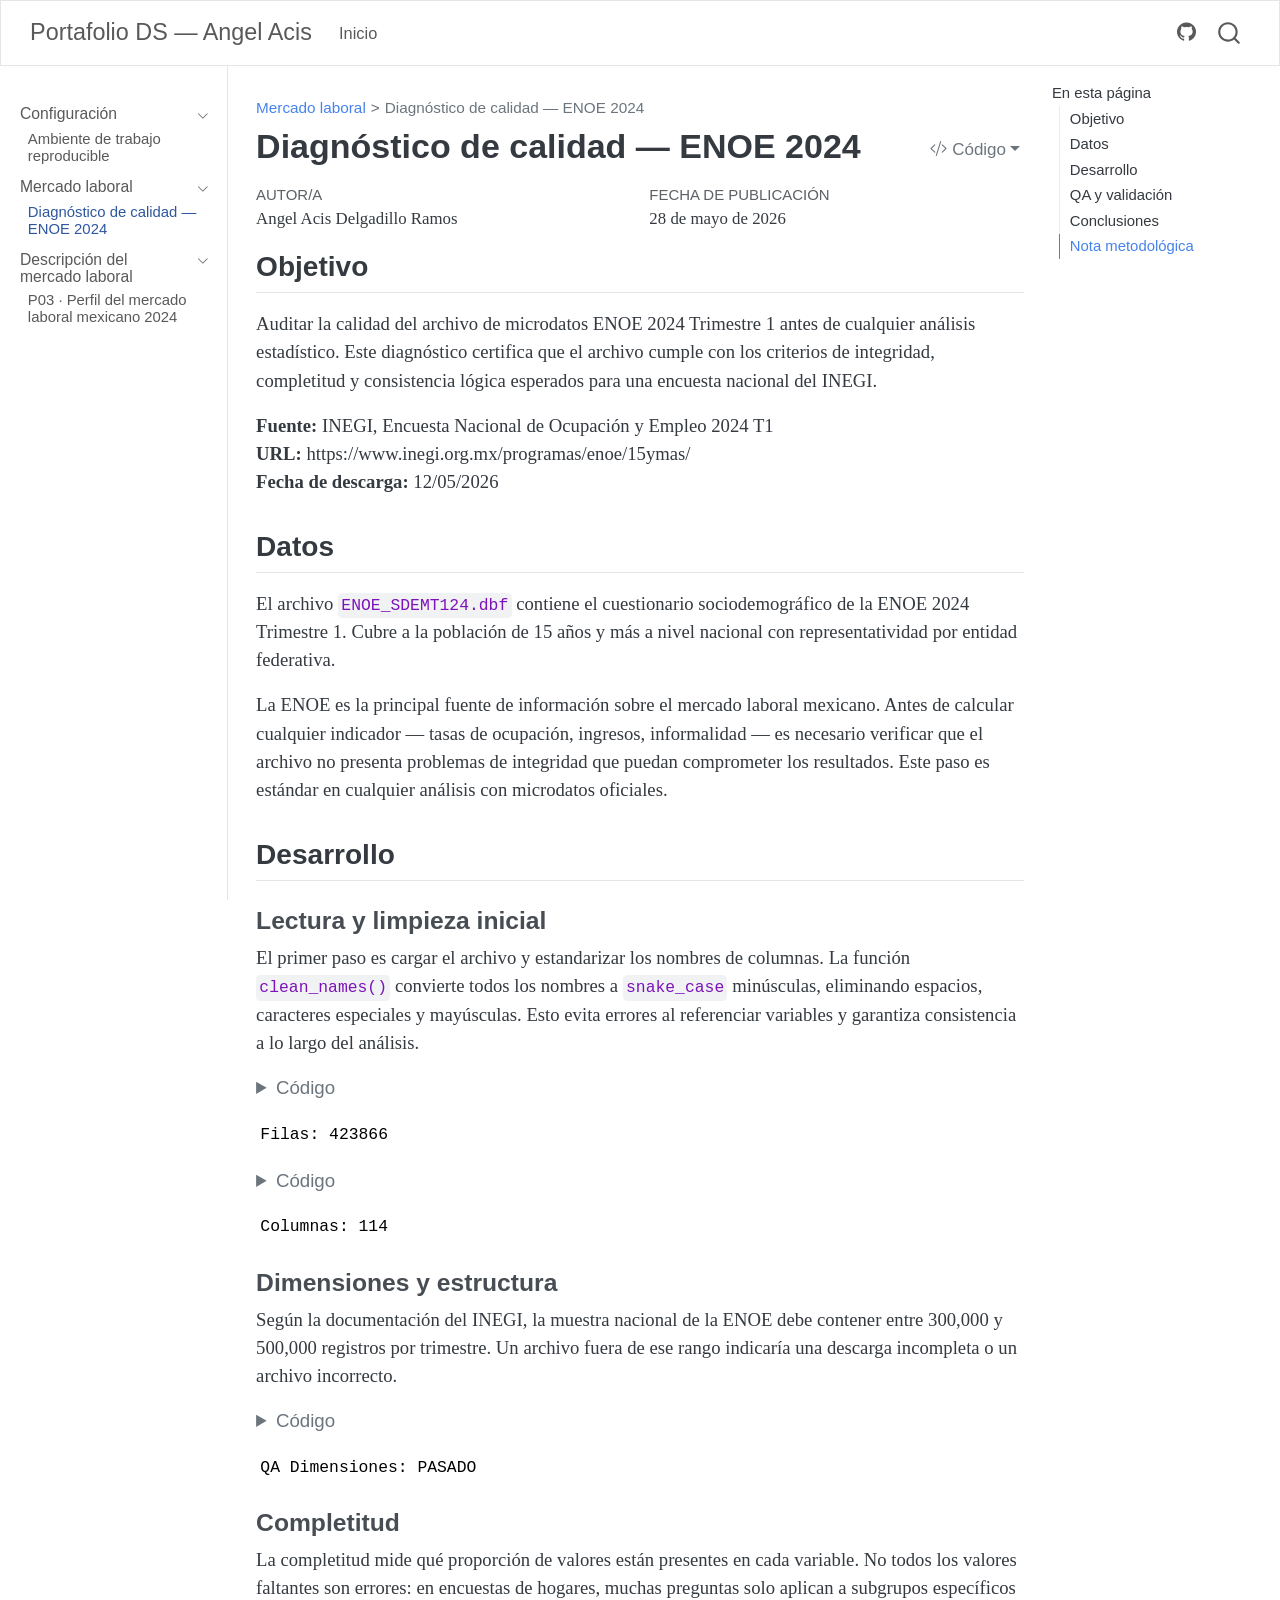
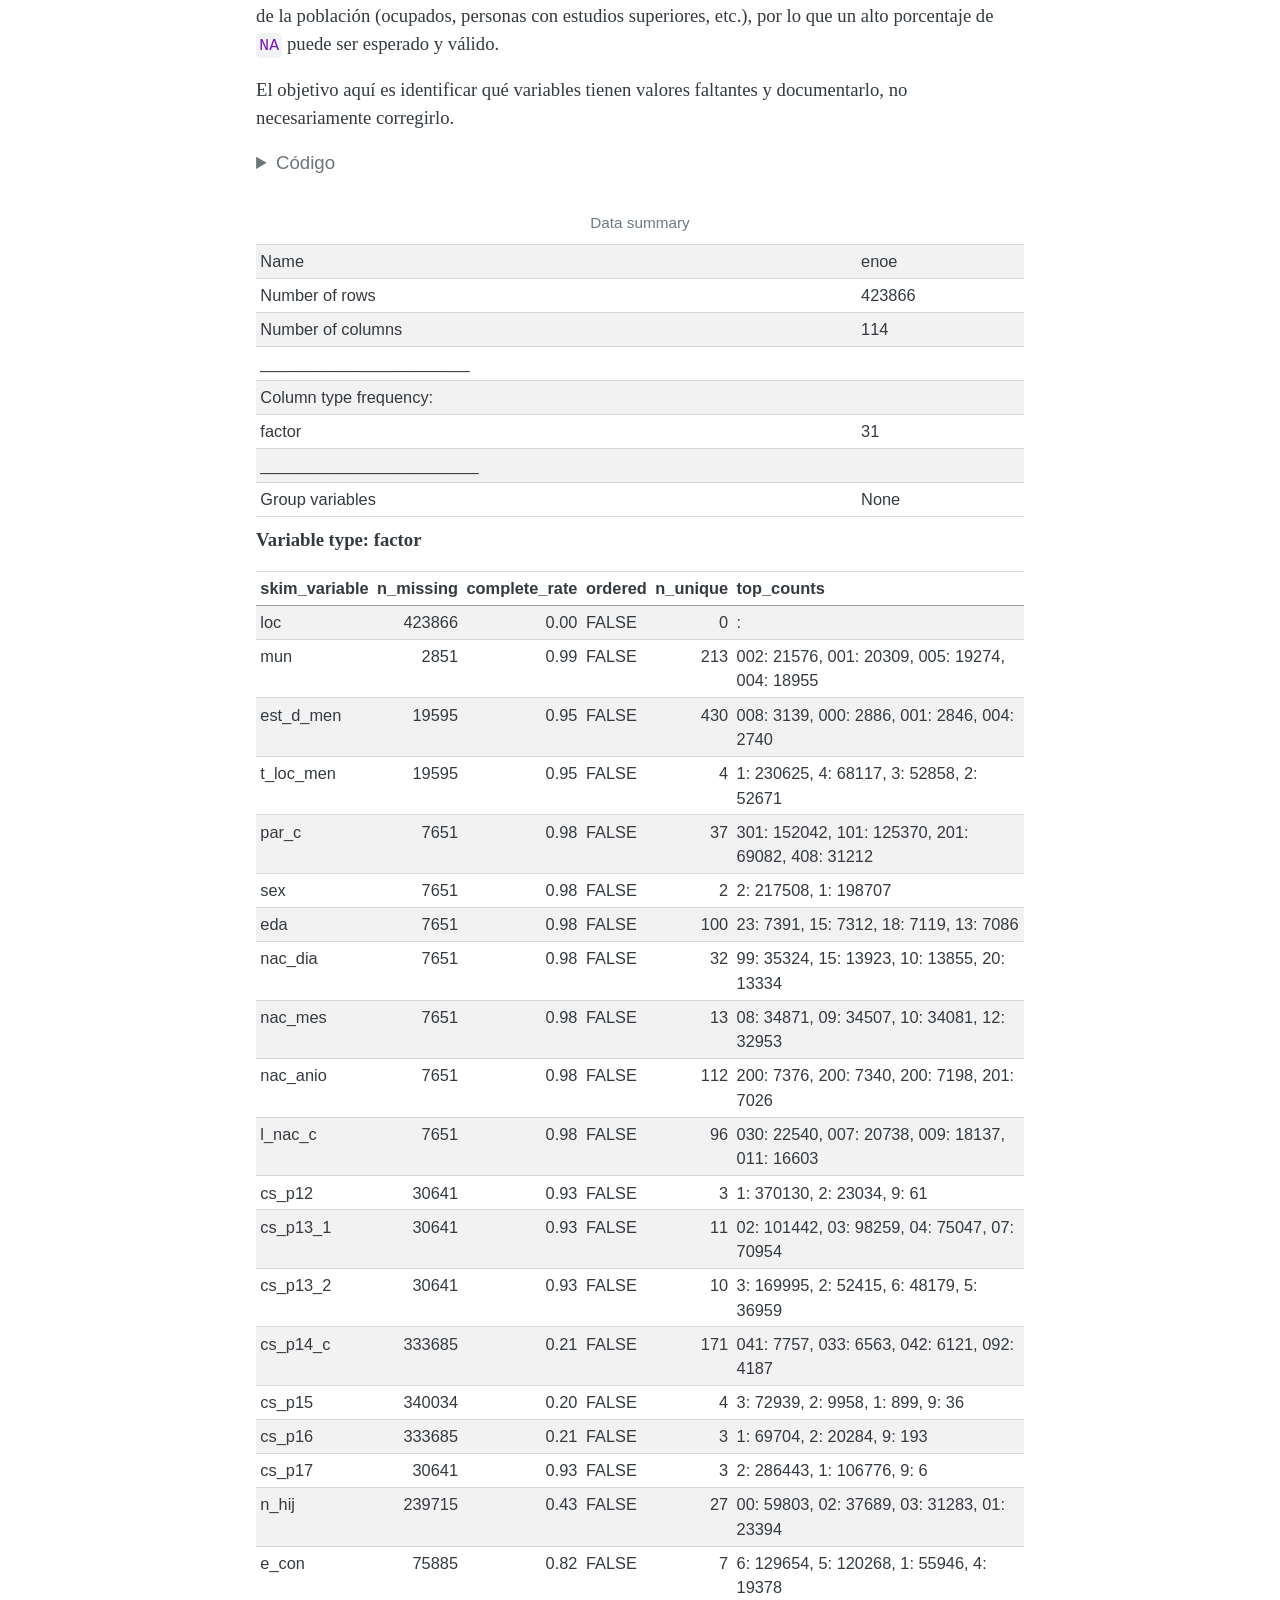
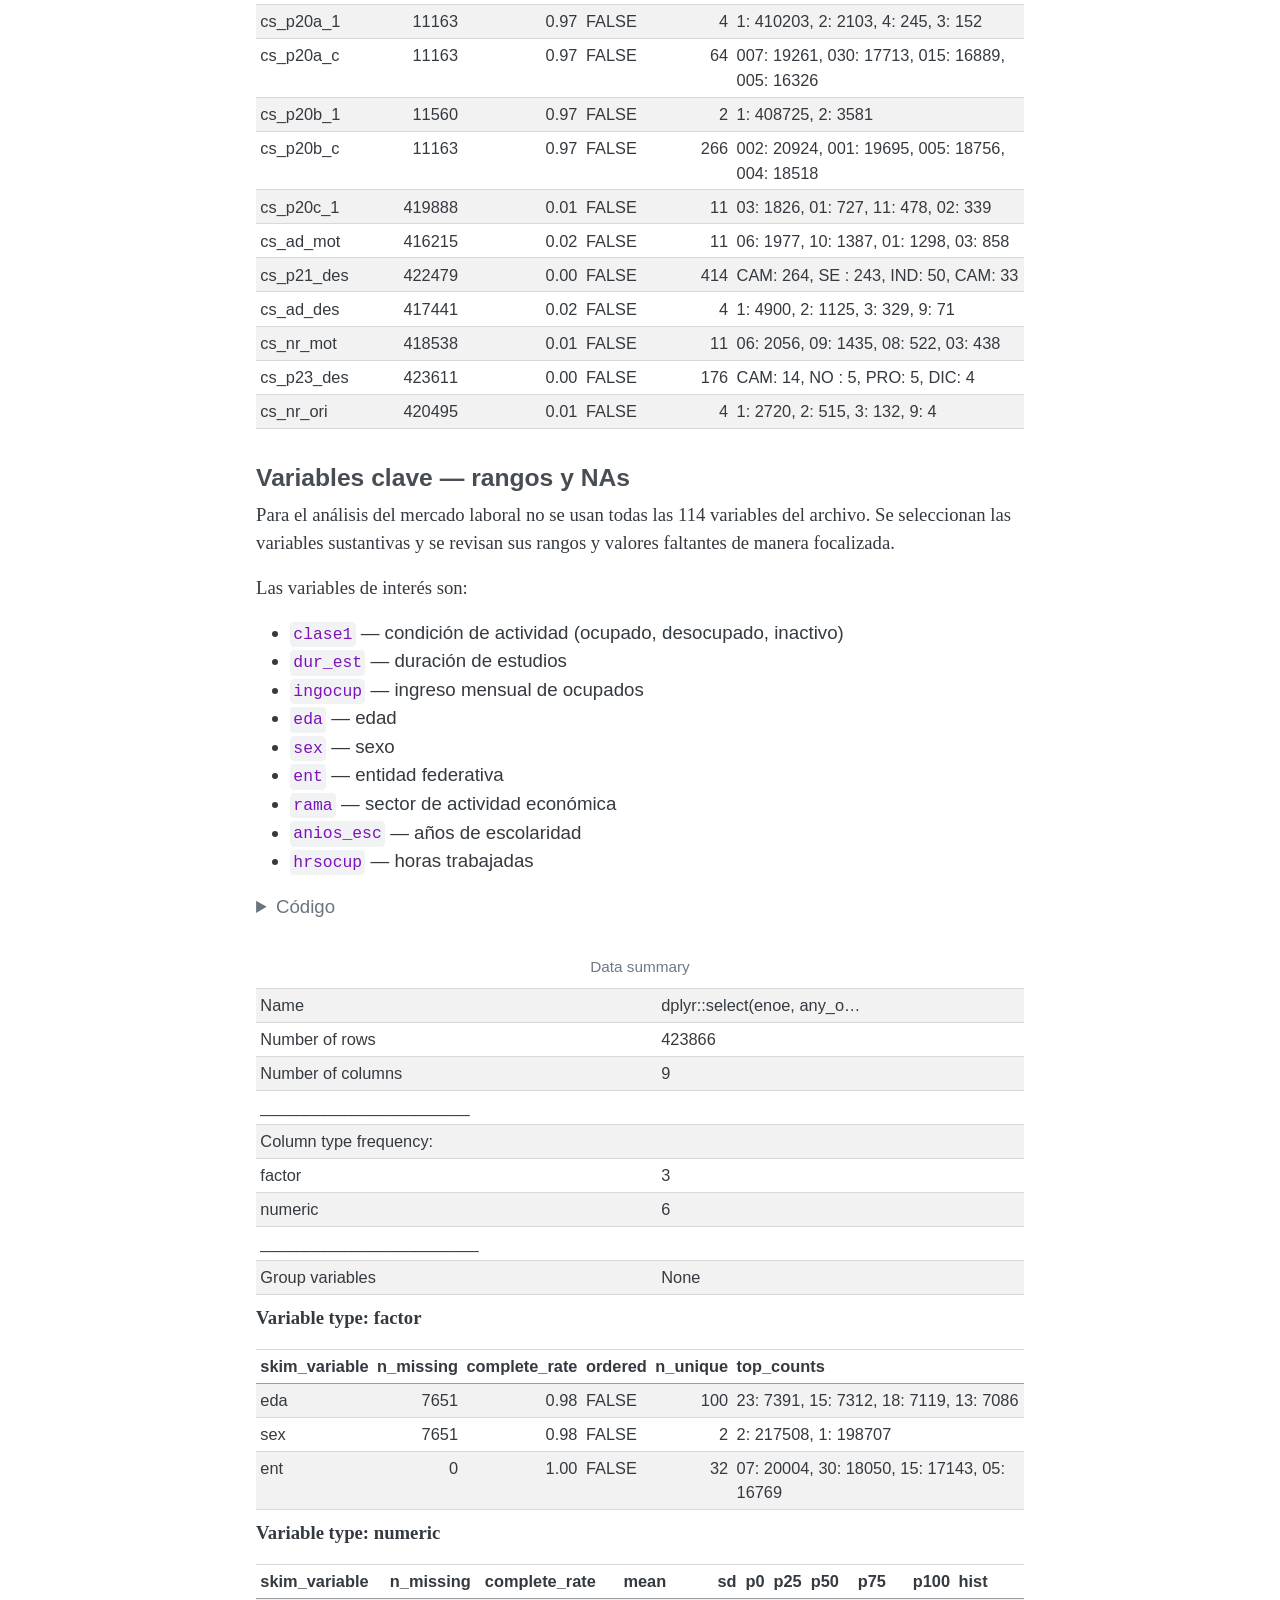
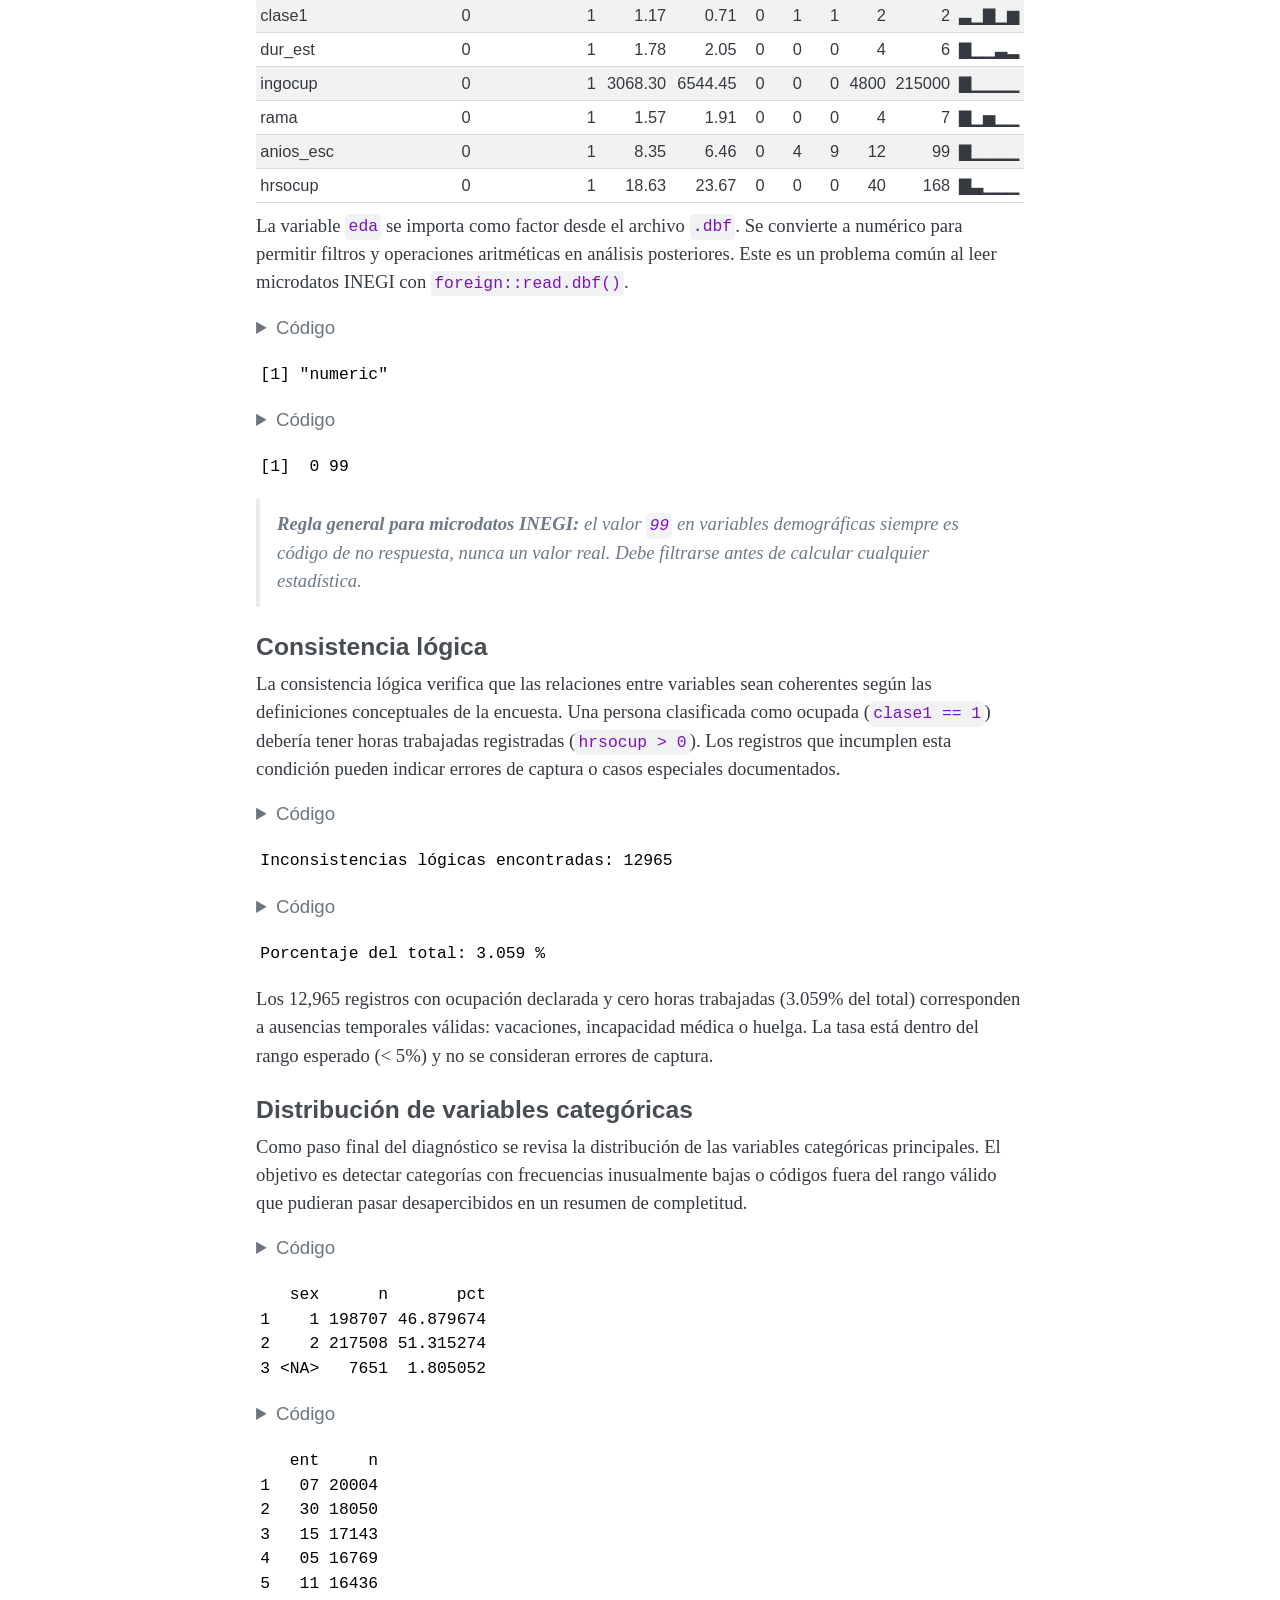
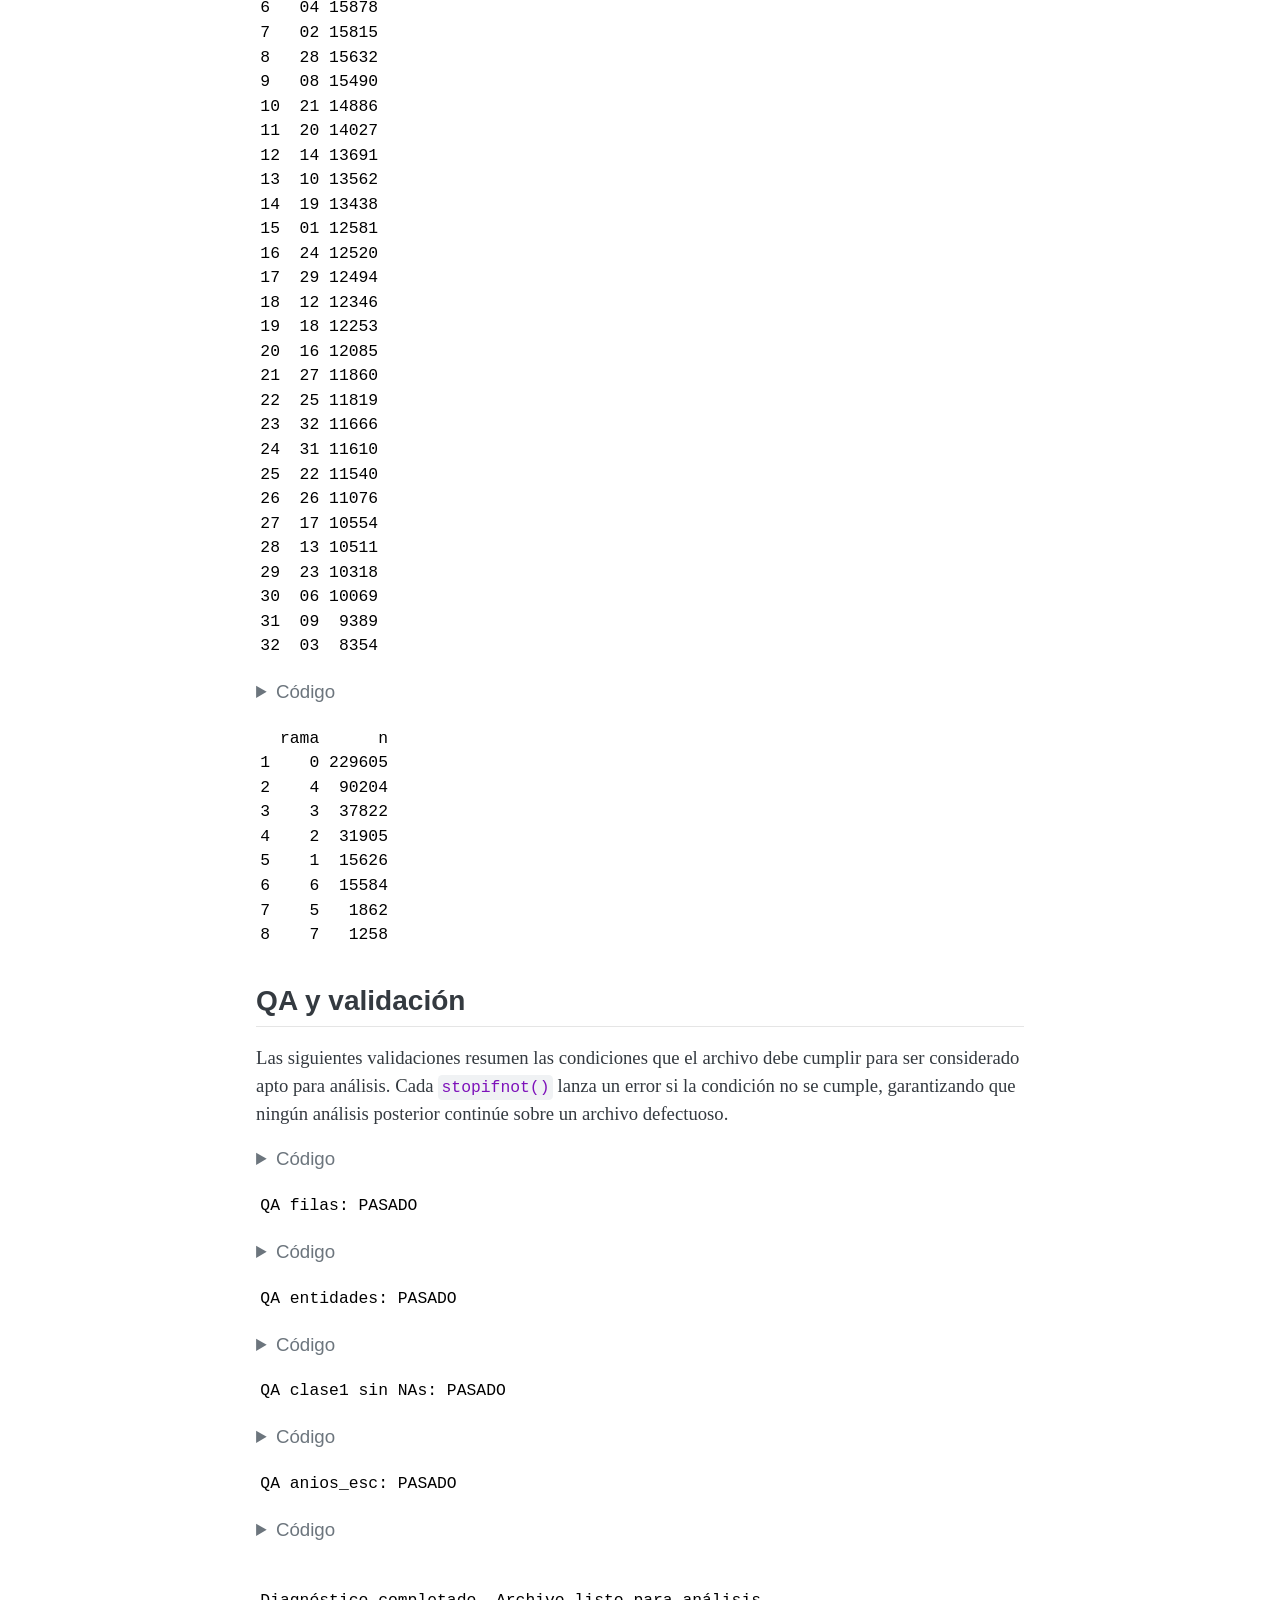
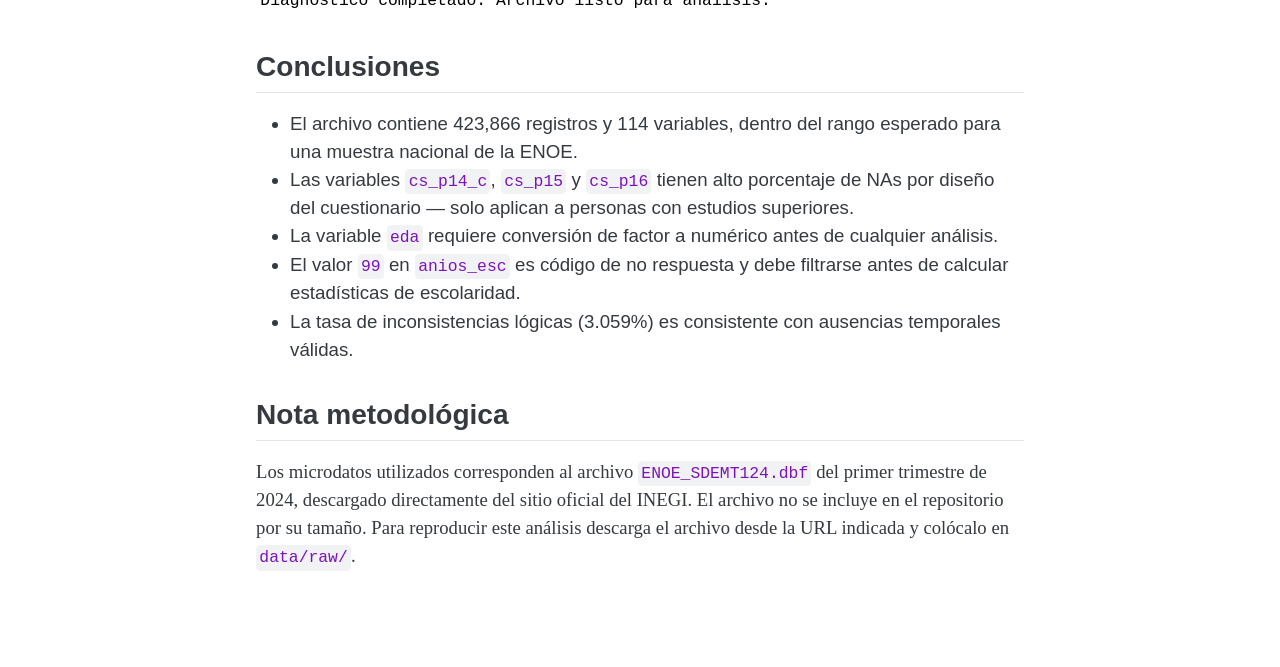
<file: docs/practicas/P02_diagnostico/P02_diagnostico_enoe.html>
<!DOCTYPE html>
<html xmlns="http://www.w3.org/1999/xhtml" lang="es" xml:lang="es"><head>

<meta charset="utf-8">
<meta name="generator" content="quarto-1.9.37">

<meta name="viewport" content="width=device-width, initial-scale=1.0, user-scalable=yes">

<meta name="author" content="Angel Acis Delgadillo Ramos">

<title>Diagnóstico de calidad — ENOE 2024 – Portafolio DS — Angel Acis</title>
<style>
/* Default styles provided by pandoc.
** See https://pandoc.org/MANUAL.html#variables-for-html for config info.
*/
code{white-space: pre-wrap;}
span.smallcaps{font-variant: small-caps;}
div.columns{display: flex; gap: min(4vw, 1.5em);}
div.column{flex: auto; overflow-x: auto;}
div.hanging-indent{margin-left: 1.5em; text-indent: -1.5em;}
ul.task-list{list-style: none;}
ul.task-list li input[type="checkbox"] {
  width: 0.8em;
  margin: 0 0.8em 0.2em -1em; /* quarto-specific, see https://github.com/quarto-dev/quarto-cli/issues/4556 */ 
  vertical-align: middle;
}
/* CSS for syntax highlighting */
html { -webkit-text-size-adjust: 100%; }
pre > code.sourceCode { white-space: pre; position: relative; }
pre > code.sourceCode > span { display: inline-block; line-height: 1.25; }
pre > code.sourceCode > span:empty { height: 1.2em; }
.sourceCode { overflow: visible; }
code.sourceCode > span { color: inherit; text-decoration: inherit; }
div.sourceCode { margin: 1em 0; }
pre.sourceCode { margin: 0; }
@media screen {
div.sourceCode { overflow: auto; }
}
@media print {
pre > code.sourceCode { white-space: pre-wrap; }
pre > code.sourceCode > span { text-indent: -5em; padding-left: 5em; }
}
pre.numberSource code
  { counter-reset: source-line 0; }
pre.numberSource code > span
  { position: relative; left: -4em; counter-increment: source-line; }
pre.numberSource code > span > a:first-child::before
  { content: counter(source-line);
    position: relative; left: -1em; text-align: right; vertical-align: baseline;
    border: none; display: inline-block;
    -webkit-touch-callout: none; -webkit-user-select: none;
    -khtml-user-select: none; -moz-user-select: none;
    -ms-user-select: none; user-select: none;
    padding: 0 4px; width: 4em;
  }
pre.numberSource { margin-left: 3em;  padding-left: 4px; }
div.sourceCode
  {   }
@media screen {
pre > code.sourceCode > span > a:first-child::before { text-decoration: underline; }
}
</style>


<script src="../../site_libs/quarto-nav/quarto-nav.js"></script>
<script src="../../site_libs/quarto-nav/headroom.min.js"></script>
<script src="../../site_libs/clipboard/clipboard.min.js"></script>
<script src="../../site_libs/quarto-search/autocomplete.umd.js"></script>
<script src="../../site_libs/quarto-search/fuse.min.js"></script>
<script src="../../site_libs/quarto-search/quarto-search.js"></script>
<meta name="quarto:offset" content="../../">
<link href="../../Rlogo.png" rel="icon" type="image/png">
<script src="../../site_libs/quarto-html/quarto.js" type="module"></script>
<script src="../../site_libs/quarto-html/tabsets/tabsets.js" type="module"></script>
<script src="../../site_libs/quarto-html/popper.min.js"></script>
<script src="../../site_libs/quarto-html/tippy.umd.min.js"></script>
<script src="../../site_libs/quarto-html/anchor.min.js"></script>
<link href="../../site_libs/quarto-html/tippy.css" rel="stylesheet">
<link href="../../site_libs/quarto-html/quarto-syntax-highlighting-acf12a64177840b8d86f2d4f01b2e9fb.css" rel="stylesheet" id="quarto-text-highlighting-styles">
<script src="../../site_libs/bootstrap/bootstrap.min.js"></script>
<link href="../../site_libs/bootstrap/bootstrap-icons.css" rel="stylesheet">
<link href="../../site_libs/bootstrap/bootstrap-6d0d712633c9a365a676b13cf4f287f0.min.css" rel="stylesheet" append-hash="true" id="quarto-bootstrap" data-mode="light">
<script id="quarto-search-options" type="application/json">{
  "location": "navbar",
  "copy-button": false,
  "collapse-after": 3,
  "panel-placement": "end",
  "type": "overlay",
  "limit": 50,
  "keyboard-shortcut": [
    "f",
    "/",
    "s"
  ],
  "show-item-context": false,
  "language": {
    "search-no-results-text": "No se han encontrado resultados",
    "search-matching-documents-text": "documentos encontrados",
    "search-copy-link-title": "Copiar el enlace en la búsqueda",
    "search-hide-matches-text": "Ocultar resultados adicionales",
    "search-more-match-text": "resultado adicional en este documento",
    "search-more-matches-text": "resultados adicionales en este documento",
    "search-clear-button-title": "Borrar",
    "search-text-placeholder": "",
    "search-detached-cancel-button-title": "Cancelar",
    "search-submit-button-title": "Enviar",
    "search-label": "Buscar"
  }
}</script>


</head>

<body class="nav-sidebar docked nav-fixed quarto-light">

<div id="quarto-search-results"></div>
  <header id="quarto-header" class="headroom fixed-top">
    <nav class="navbar navbar-expand-lg " data-bs-theme="dark">
      <div class="navbar-container container-fluid">
      <div class="navbar-brand-container mx-auto">
    <a class="navbar-brand" href="../../index.html">
    <span class="navbar-title">Portafolio DS — Angel Acis</span>
    </a>
  </div>
            <div id="quarto-search" class="" title="Buscar"></div>
          <button class="navbar-toggler" type="button" data-bs-toggle="collapse" data-bs-target="#navbarCollapse" aria-controls="navbarCollapse" role="menu" aria-expanded="false" aria-label="Navegación de palanca" onclick="if (window.quartoToggleHeadroom) { window.quartoToggleHeadroom(); }">
  <span class="navbar-toggler-icon"></span>
</button>
          <div class="collapse navbar-collapse" id="navbarCollapse">
            <ul class="navbar-nav navbar-nav-scroll me-auto">
  <li class="nav-item">
    <a class="nav-link" href="../../index.html"> 
<span class="menu-text">Inicio</span></a>
  </li>  
</ul>
            <ul class="navbar-nav navbar-nav-scroll ms-auto">
  <li class="nav-item compact">
    <a class="nav-link" href="https://github.com/Acis18/portafolio-ds"> <i class="bi bi-github" role="img">
</i> 
<span class="menu-text"></span></a>
  </li>  
</ul>
          </div> <!-- /navcollapse -->
            <div class="quarto-navbar-tools">
</div>
      </div> <!-- /container-fluid -->
    </nav>
  <nav class="quarto-secondary-nav">
    <div class="container-fluid d-flex">
      <button type="button" class="quarto-btn-toggle btn" data-bs-toggle="collapse" role="button" data-bs-target=".quarto-sidebar-collapse-item" aria-controls="quarto-sidebar" aria-expanded="false" aria-label="Alternar barra lateral" onclick="if (window.quartoToggleHeadroom) { window.quartoToggleHeadroom(); }">
        <i class="bi bi-layout-text-sidebar-reverse"></i>
      </button>
        <nav class="quarto-page-breadcrumbs" aria-label="breadcrumb"><ol class="breadcrumb"><li class="breadcrumb-item"><a href="../../practicas/P02_diagnostico/P02_diagnostico_enoe.html">Mercado laboral</a></li><li class="breadcrumb-item"><a href="../../practicas/P02_diagnostico/P02_diagnostico_enoe.html">Diagnóstico de calidad — ENOE 2024</a></li></ol></nav>
        <a class="flex-grow-1" role="navigation" data-bs-toggle="collapse" data-bs-target=".quarto-sidebar-collapse-item" aria-controls="quarto-sidebar" aria-expanded="false" aria-label="Alternar barra lateral" onclick="if (window.quartoToggleHeadroom) { window.quartoToggleHeadroom(); }">      
        </a>
    </div>
  </nav>
</header>
<!-- content -->
<div id="quarto-content" class="quarto-container page-columns page-rows-contents page-layout-article page-navbar">
<!-- sidebar -->
  <nav id="quarto-sidebar" class="sidebar collapse collapse-horizontal quarto-sidebar-collapse-item sidebar-navigation docked overflow-auto">
    <div class="sidebar-menu-container"> 
    <ul class="list-unstyled mt-1">
        <li class="sidebar-item sidebar-item-section">
      <div class="sidebar-item-container"> 
            <a class="sidebar-item-text sidebar-link text-start" data-bs-toggle="collapse" data-bs-target="#quarto-sidebar-section-1" role="navigation" aria-expanded="true">
 <span class="menu-text">Configuración</span></a>
          <a class="sidebar-item-toggle text-start" data-bs-toggle="collapse" data-bs-target="#quarto-sidebar-section-1" role="navigation" aria-expanded="true" aria-label="Alternar sección">
            <i class="bi bi-chevron-right ms-2"></i>
          </a> 
      </div>
      <ul id="quarto-sidebar-section-1" class="collapse list-unstyled sidebar-section depth1 show">  
          <li class="sidebar-item">
  <div class="sidebar-item-container"> 
  <a href="../../practicas/P01_ambiente/P01_ambiente.html" class="sidebar-item-text sidebar-link">
 <span class="menu-text">Ambiente de trabajo reproducible</span></a>
  </div>
</li>
      </ul>
  </li>
        <li class="sidebar-item sidebar-item-section">
      <div class="sidebar-item-container"> 
            <a class="sidebar-item-text sidebar-link text-start" data-bs-toggle="collapse" data-bs-target="#quarto-sidebar-section-2" role="navigation" aria-expanded="true">
 <span class="menu-text">Mercado laboral</span></a>
          <a class="sidebar-item-toggle text-start" data-bs-toggle="collapse" data-bs-target="#quarto-sidebar-section-2" role="navigation" aria-expanded="true" aria-label="Alternar sección">
            <i class="bi bi-chevron-right ms-2"></i>
          </a> 
      </div>
      <ul id="quarto-sidebar-section-2" class="collapse list-unstyled sidebar-section depth1 show">  
          <li class="sidebar-item">
  <div class="sidebar-item-container"> 
  <a href="../../practicas/P02_diagnostico/P02_diagnostico_enoe.html" class="sidebar-item-text sidebar-link active">
 <span class="menu-text">Diagnóstico de calidad — ENOE 2024</span></a>
  </div>
</li>
      </ul>
  </li>
        <li class="sidebar-item sidebar-item-section">
      <div class="sidebar-item-container"> 
            <a class="sidebar-item-text sidebar-link text-start" data-bs-toggle="collapse" data-bs-target="#quarto-sidebar-section-3" role="navigation" aria-expanded="true">
 <span class="menu-text">Descripción del mercado laboral</span></a>
          <a class="sidebar-item-toggle text-start" data-bs-toggle="collapse" data-bs-target="#quarto-sidebar-section-3" role="navigation" aria-expanded="true" aria-label="Alternar sección">
            <i class="bi bi-chevron-right ms-2"></i>
          </a> 
      </div>
      <ul id="quarto-sidebar-section-3" class="collapse list-unstyled sidebar-section depth1 show">  
          <li class="sidebar-item">
  <div class="sidebar-item-container"> 
  <a href="../../practicas/P03_descriptiva/P03_Perfil_del_mercado_laboral_mexicano_2024.html" class="sidebar-item-text sidebar-link">
 <span class="menu-text">P03 · Perfil del mercado laboral mexicano 2024</span></a>
  </div>
</li>
      </ul>
  </li>
    </ul>
    </div>
</nav>
<div id="quarto-sidebar-glass" class="quarto-sidebar-collapse-item" data-bs-toggle="collapse" data-bs-target=".quarto-sidebar-collapse-item"></div>
<!-- margin-sidebar -->
    <div id="quarto-margin-sidebar" class="sidebar margin-sidebar">
        <nav id="TOC" role="doc-toc" class="toc-active">
    <h2 id="toc-title">En esta página</h2>
   
  <ul>
  <li><a href="#objetivo" id="toc-objetivo" class="nav-link active" data-scroll-target="#objetivo">Objetivo</a></li>
  <li><a href="#datos" id="toc-datos" class="nav-link" data-scroll-target="#datos">Datos</a></li>
  <li><a href="#desarrollo" id="toc-desarrollo" class="nav-link" data-scroll-target="#desarrollo">Desarrollo</a>
  <ul class="collapse">
  <li><a href="#lectura-y-limpieza-inicial" id="toc-lectura-y-limpieza-inicial" class="nav-link" data-scroll-target="#lectura-y-limpieza-inicial">Lectura y limpieza inicial</a></li>
  <li><a href="#dimensiones-y-estructura" id="toc-dimensiones-y-estructura" class="nav-link" data-scroll-target="#dimensiones-y-estructura">Dimensiones y estructura</a></li>
  <li><a href="#completitud" id="toc-completitud" class="nav-link" data-scroll-target="#completitud">Completitud</a></li>
  <li><a href="#variables-clave-rangos-y-nas" id="toc-variables-clave-rangos-y-nas" class="nav-link" data-scroll-target="#variables-clave-rangos-y-nas">Variables clave — rangos y NAs</a></li>
  <li><a href="#consistencia-lógica" id="toc-consistencia-lógica" class="nav-link" data-scroll-target="#consistencia-lógica">Consistencia lógica</a></li>
  <li><a href="#distribución-de-variables-categóricas" id="toc-distribución-de-variables-categóricas" class="nav-link" data-scroll-target="#distribución-de-variables-categóricas">Distribución de variables categóricas</a></li>
  </ul></li>
  <li><a href="#qa-y-validación" id="toc-qa-y-validación" class="nav-link" data-scroll-target="#qa-y-validación">QA y validación</a></li>
  <li><a href="#conclusiones" id="toc-conclusiones" class="nav-link" data-scroll-target="#conclusiones">Conclusiones</a></li>
  <li><a href="#nota-metodológica" id="toc-nota-metodológica" class="nav-link" data-scroll-target="#nota-metodológica">Nota metodológica</a></li>
  </ul>
</nav>
    </div>
<!-- main -->
<main class="content" id="quarto-document-content">

<header id="title-block-header" class="quarto-title-block default"><nav class="quarto-page-breadcrumbs quarto-title-breadcrumbs d-none d-lg-block" aria-label="breadcrumb"><ol class="breadcrumb"><li class="breadcrumb-item"><a href="../../practicas/P02_diagnostico/P02_diagnostico_enoe.html">Mercado laboral</a></li><li class="breadcrumb-item"><a href="../../practicas/P02_diagnostico/P02_diagnostico_enoe.html">Diagnóstico de calidad — ENOE 2024</a></li></ol></nav>
<div class="quarto-title">
<div class="quarto-title-block"><div><h1 class="title">Diagnóstico de calidad — ENOE 2024</h1><button type="button" class="btn code-tools-button dropdown-toggle" id="quarto-code-tools-menu" data-bs-toggle="dropdown" aria-expanded="false"><i class="bi"></i> Código</button><ul class="dropdown-menu dropdown-menu-end" aria-labelelledby="quarto-code-tools-menu"><li><a id="quarto-show-all-code" class="dropdown-item" href="javascript:void(0)" role="button">Mostrar todo el código</a></li><li><a id="quarto-hide-all-code" class="dropdown-item" href="javascript:void(0)" role="button">Ocultar todo el código</a></li><li><hr class="dropdown-divider"></li><li><a id="quarto-view-source" class="dropdown-item" href="javascript:void(0)" role="button">Ver el código fuente</a></li></ul></div></div>
</div>



<div class="quarto-title-meta">

    <div>
    <div class="quarto-title-meta-heading">Autor/a</div>
    <div class="quarto-title-meta-contents">
             <p>Angel Acis Delgadillo Ramos </p>
          </div>
  </div>
    
    <div>
    <div class="quarto-title-meta-heading">Fecha de publicación</div>
    <div class="quarto-title-meta-contents">
      <p class="date">28 de mayo de 2026</p>
    </div>
  </div>
  
    
  </div>
  


</header>


<section id="objetivo" class="level2">
<h2 class="anchored" data-anchor-id="objetivo">Objetivo</h2>
<p>Auditar la calidad del archivo de microdatos ENOE 2024 Trimestre 1 antes de cualquier análisis estadístico. Este diagnóstico certifica que el archivo cumple con los criterios de integridad, completitud y consistencia lógica esperados para una encuesta nacional del INEGI.</p>
<p><strong>Fuente:</strong> INEGI, Encuesta Nacional de Ocupación y Empleo 2024 T1<br>
<strong>URL:</strong> https://www.inegi.org.mx/programas/enoe/15ymas/<br>
<strong>Fecha de descarga:</strong> 12/05/2026</p>
</section>
<section id="datos" class="level2">
<h2 class="anchored" data-anchor-id="datos">Datos</h2>
<p>El archivo <code>ENOE_SDEMT124.dbf</code> contiene el cuestionario sociodemográfico de la ENOE 2024 Trimestre 1. Cubre a la población de 15 años y más a nivel nacional con representatividad por entidad federativa.</p>
<p>La ENOE es la principal fuente de información sobre el mercado laboral mexicano. Antes de calcular cualquier indicador — tasas de ocupación, ingresos, informalidad — es necesario verificar que el archivo no presenta problemas de integridad que puedan comprometer los resultados. Este paso es estándar en cualquier análisis con microdatos oficiales.</p>
</section>
<section id="desarrollo" class="level2">
<h2 class="anchored" data-anchor-id="desarrollo">Desarrollo</h2>
<section id="lectura-y-limpieza-inicial" class="level3">
<h3 class="anchored" data-anchor-id="lectura-y-limpieza-inicial">Lectura y limpieza inicial</h3>
<p>El primer paso es cargar el archivo y estandarizar los nombres de columnas. La función <code>clean_names()</code> convierte todos los nombres a <code>snake_case</code> minúsculas, eliminando espacios, caracteres especiales y mayúsculas. Esto evita errores al referenciar variables y garantiza consistencia a lo largo del análisis.</p>
<div class="cell">
<details class="code-fold">
<summary>Código</summary>
<div class="code-copy-outer-scaffold"><div class="sourceCode cell-code" id="cb1"><pre class="sourceCode r code-with-copy"><code class="sourceCode r"><span id="cb1-1"><a href="#cb1-1" aria-hidden="true" tabindex="-1"></a><span class="fu">library</span>(foreign)</span>
<span id="cb1-2"><a href="#cb1-2" aria-hidden="true" tabindex="-1"></a><span class="fu">library</span>(janitor)</span>
<span id="cb1-3"><a href="#cb1-3" aria-hidden="true" tabindex="-1"></a><span class="fu">library</span>(skimr)</span>
<span id="cb1-4"><a href="#cb1-4" aria-hidden="true" tabindex="-1"></a><span class="fu">library</span>(tidyverse)</span>
<span id="cb1-5"><a href="#cb1-5" aria-hidden="true" tabindex="-1"></a><span class="fu">library</span>(here)</span>
<span id="cb1-6"><a href="#cb1-6" aria-hidden="true" tabindex="-1"></a></span>
<span id="cb1-7"><a href="#cb1-7" aria-hidden="true" tabindex="-1"></a>enoe <span class="ot">&lt;-</span> foreign<span class="sc">::</span><span class="fu">read.dbf</span>(here<span class="sc">::</span><span class="fu">here</span>(<span class="st">"data/raw/ENOE_SDEMT124.dbf"</span>))</span>
<span id="cb1-8"><a href="#cb1-8" aria-hidden="true" tabindex="-1"></a>enoe <span class="ot">&lt;-</span> janitor<span class="sc">::</span><span class="fu">clean_names</span>(enoe)</span>
<span id="cb1-9"><a href="#cb1-9" aria-hidden="true" tabindex="-1"></a></span>
<span id="cb1-10"><a href="#cb1-10" aria-hidden="true" tabindex="-1"></a><span class="fu">cat</span>(<span class="st">"Filas:"</span>, <span class="fu">nrow</span>(enoe), <span class="st">"</span><span class="sc">\n</span><span class="st">"</span>)</span></code></pre></div><button title="Copiar al portapapeles" class="code-copy-button"><i class="bi"></i></button></div>
</details>
<div class="cell-output cell-output-stdout">
<pre><code>Filas: 423866 </code></pre>
</div>
<details class="code-fold">
<summary>Código</summary>
<div class="code-copy-outer-scaffold"><div class="sourceCode cell-code" id="cb3"><pre class="sourceCode r code-with-copy"><code class="sourceCode r"><span id="cb3-1"><a href="#cb3-1" aria-hidden="true" tabindex="-1"></a><span class="fu">cat</span>(<span class="st">"Columnas:"</span>, <span class="fu">ncol</span>(enoe), <span class="st">"</span><span class="sc">\n</span><span class="st">"</span>)</span></code></pre></div><button title="Copiar al portapapeles" class="code-copy-button"><i class="bi"></i></button></div>
</details>
<div class="cell-output cell-output-stdout">
<pre><code>Columnas: 114 </code></pre>
</div>
</div>
</section>
<section id="dimensiones-y-estructura" class="level3">
<h3 class="anchored" data-anchor-id="dimensiones-y-estructura">Dimensiones y estructura</h3>
<p>Según la documentación del INEGI, la muestra nacional de la ENOE debe contener entre 300,000 y 500,000 registros por trimestre. Un archivo fuera de ese rango indicaría una descarga incompleta o un archivo incorrecto.</p>
<div class="cell">
<details class="code-fold">
<summary>Código</summary>
<div class="code-copy-outer-scaffold"><div class="sourceCode cell-code" id="cb5"><pre class="sourceCode r code-with-copy"><code class="sourceCode r"><span id="cb5-1"><a href="#cb5-1" aria-hidden="true" tabindex="-1"></a><span class="fu">stopifnot</span>(<span class="fu">nrow</span>(enoe) <span class="sc">&gt;=</span> <span class="dv">300000</span> <span class="sc">&amp;</span> <span class="fu">nrow</span>(enoe) <span class="sc">&lt;=</span> <span class="dv">500000</span>)</span>
<span id="cb5-2"><a href="#cb5-2" aria-hidden="true" tabindex="-1"></a><span class="fu">cat</span>(<span class="st">"QA Dimensiones: PASADO</span><span class="sc">\n</span><span class="st">"</span>)</span></code></pre></div><button title="Copiar al portapapeles" class="code-copy-button"><i class="bi"></i></button></div>
</details>
<div class="cell-output cell-output-stdout">
<pre><code>QA Dimensiones: PASADO</code></pre>
</div>
</div>
</section>
<section id="completitud" class="level3">
<h3 class="anchored" data-anchor-id="completitud">Completitud</h3>
<p>La completitud mide qué proporción de valores están presentes en cada variable. No todos los valores faltantes son errores: en encuestas de hogares, muchas preguntas solo aplican a subgrupos específicos de la población (ocupados, personas con estudios superiores, etc.), por lo que un alto porcentaje de <code>NA</code> puede ser esperado y válido.</p>
<p>El objetivo aquí es identificar qué variables tienen valores faltantes y documentarlo, no necesariamente corregirlo.</p>
<div class="cell">
<details class="code-fold">
<summary>Código</summary>
<div class="code-copy-outer-scaffold"><div class="sourceCode cell-code" id="cb7"><pre class="sourceCode r code-with-copy"><code class="sourceCode r"><span id="cb7-1"><a href="#cb7-1" aria-hidden="true" tabindex="-1"></a>enoe <span class="sc">|&gt;</span></span>
<span id="cb7-2"><a href="#cb7-2" aria-hidden="true" tabindex="-1"></a>  <span class="fu">skim</span>() <span class="sc">|&gt;</span></span>
<span id="cb7-3"><a href="#cb7-3" aria-hidden="true" tabindex="-1"></a>  dplyr<span class="sc">::</span><span class="fu">filter</span>(n_missing <span class="sc">&gt;</span> <span class="dv">0</span>)</span></code></pre></div><button title="Copiar al portapapeles" class="code-copy-button"><i class="bi"></i></button></div>
</details>
<div class="cell-output-display">
<table class="caption-top table table-sm table-striped small">
<caption>Data summary</caption>
<tbody>
<tr class="odd">
<td style="text-align: left;">Name</td>
<td style="text-align: left;">enoe</td>
</tr>
<tr class="even">
<td style="text-align: left;">Number of rows</td>
<td style="text-align: left;">423866</td>
</tr>
<tr class="odd">
<td style="text-align: left;">Number of columns</td>
<td style="text-align: left;">114</td>
</tr>
<tr class="even">
<td style="text-align: left;">_______________________</td>
<td style="text-align: left;"></td>
</tr>
<tr class="odd">
<td style="text-align: left;">Column type frequency:</td>
<td style="text-align: left;"></td>
</tr>
<tr class="even">
<td style="text-align: left;">factor</td>
<td style="text-align: left;">31</td>
</tr>
<tr class="odd">
<td style="text-align: left;">________________________</td>
<td style="text-align: left;"></td>
</tr>
<tr class="even">
<td style="text-align: left;">Group variables</td>
<td style="text-align: left;">None</td>
</tr>
</tbody>
</table>
<p><strong>Variable type: factor</strong></p>
<table class="caption-top table table-sm table-striped small">
<colgroup>
<col style="width: 13%">
<col style="width: 9%">
<col style="width: 13%">
<col style="width: 7%">
<col style="width: 8%">
<col style="width: 47%">
</colgroup>
<thead>
<tr class="header">
<th style="text-align: left;">skim_variable</th>
<th style="text-align: right;">n_missing</th>
<th style="text-align: right;">complete_rate</th>
<th style="text-align: left;">ordered</th>
<th style="text-align: right;">n_unique</th>
<th style="text-align: left;">top_counts</th>
</tr>
</thead>
<tbody>
<tr class="odd">
<td style="text-align: left;">loc</td>
<td style="text-align: right;">423866</td>
<td style="text-align: right;">0.00</td>
<td style="text-align: left;">FALSE</td>
<td style="text-align: right;">0</td>
<td style="text-align: left;">:</td>
</tr>
<tr class="even">
<td style="text-align: left;">mun</td>
<td style="text-align: right;">2851</td>
<td style="text-align: right;">0.99</td>
<td style="text-align: left;">FALSE</td>
<td style="text-align: right;">213</td>
<td style="text-align: left;">002: 21576, 001: 20309, 005: 19274, 004: 18955</td>
</tr>
<tr class="odd">
<td style="text-align: left;">est_d_men</td>
<td style="text-align: right;">19595</td>
<td style="text-align: right;">0.95</td>
<td style="text-align: left;">FALSE</td>
<td style="text-align: right;">430</td>
<td style="text-align: left;">008: 3139, 000: 2886, 001: 2846, 004: 2740</td>
</tr>
<tr class="even">
<td style="text-align: left;">t_loc_men</td>
<td style="text-align: right;">19595</td>
<td style="text-align: right;">0.95</td>
<td style="text-align: left;">FALSE</td>
<td style="text-align: right;">4</td>
<td style="text-align: left;">1: 230625, 4: 68117, 3: 52858, 2: 52671</td>
</tr>
<tr class="odd">
<td style="text-align: left;">par_c</td>
<td style="text-align: right;">7651</td>
<td style="text-align: right;">0.98</td>
<td style="text-align: left;">FALSE</td>
<td style="text-align: right;">37</td>
<td style="text-align: left;">301: 152042, 101: 125370, 201: 69082, 408: 31212</td>
</tr>
<tr class="even">
<td style="text-align: left;">sex</td>
<td style="text-align: right;">7651</td>
<td style="text-align: right;">0.98</td>
<td style="text-align: left;">FALSE</td>
<td style="text-align: right;">2</td>
<td style="text-align: left;">2: 217508, 1: 198707</td>
</tr>
<tr class="odd">
<td style="text-align: left;">eda</td>
<td style="text-align: right;">7651</td>
<td style="text-align: right;">0.98</td>
<td style="text-align: left;">FALSE</td>
<td style="text-align: right;">100</td>
<td style="text-align: left;">23: 7391, 15: 7312, 18: 7119, 13: 7086</td>
</tr>
<tr class="even">
<td style="text-align: left;">nac_dia</td>
<td style="text-align: right;">7651</td>
<td style="text-align: right;">0.98</td>
<td style="text-align: left;">FALSE</td>
<td style="text-align: right;">32</td>
<td style="text-align: left;">99: 35324, 15: 13923, 10: 13855, 20: 13334</td>
</tr>
<tr class="odd">
<td style="text-align: left;">nac_mes</td>
<td style="text-align: right;">7651</td>
<td style="text-align: right;">0.98</td>
<td style="text-align: left;">FALSE</td>
<td style="text-align: right;">13</td>
<td style="text-align: left;">08: 34871, 09: 34507, 10: 34081, 12: 32953</td>
</tr>
<tr class="even">
<td style="text-align: left;">nac_anio</td>
<td style="text-align: right;">7651</td>
<td style="text-align: right;">0.98</td>
<td style="text-align: left;">FALSE</td>
<td style="text-align: right;">112</td>
<td style="text-align: left;">200: 7376, 200: 7340, 200: 7198, 201: 7026</td>
</tr>
<tr class="odd">
<td style="text-align: left;">l_nac_c</td>
<td style="text-align: right;">7651</td>
<td style="text-align: right;">0.98</td>
<td style="text-align: left;">FALSE</td>
<td style="text-align: right;">96</td>
<td style="text-align: left;">030: 22540, 007: 20738, 009: 18137, 011: 16603</td>
</tr>
<tr class="even">
<td style="text-align: left;">cs_p12</td>
<td style="text-align: right;">30641</td>
<td style="text-align: right;">0.93</td>
<td style="text-align: left;">FALSE</td>
<td style="text-align: right;">3</td>
<td style="text-align: left;">1: 370130, 2: 23034, 9: 61</td>
</tr>
<tr class="odd">
<td style="text-align: left;">cs_p13_1</td>
<td style="text-align: right;">30641</td>
<td style="text-align: right;">0.93</td>
<td style="text-align: left;">FALSE</td>
<td style="text-align: right;">11</td>
<td style="text-align: left;">02: 101442, 03: 98259, 04: 75047, 07: 70954</td>
</tr>
<tr class="even">
<td style="text-align: left;">cs_p13_2</td>
<td style="text-align: right;">30641</td>
<td style="text-align: right;">0.93</td>
<td style="text-align: left;">FALSE</td>
<td style="text-align: right;">10</td>
<td style="text-align: left;">3: 169995, 2: 52415, 6: 48179, 5: 36959</td>
</tr>
<tr class="odd">
<td style="text-align: left;">cs_p14_c</td>
<td style="text-align: right;">333685</td>
<td style="text-align: right;">0.21</td>
<td style="text-align: left;">FALSE</td>
<td style="text-align: right;">171</td>
<td style="text-align: left;">041: 7757, 033: 6563, 042: 6121, 092: 4187</td>
</tr>
<tr class="even">
<td style="text-align: left;">cs_p15</td>
<td style="text-align: right;">340034</td>
<td style="text-align: right;">0.20</td>
<td style="text-align: left;">FALSE</td>
<td style="text-align: right;">4</td>
<td style="text-align: left;">3: 72939, 2: 9958, 1: 899, 9: 36</td>
</tr>
<tr class="odd">
<td style="text-align: left;">cs_p16</td>
<td style="text-align: right;">333685</td>
<td style="text-align: right;">0.21</td>
<td style="text-align: left;">FALSE</td>
<td style="text-align: right;">3</td>
<td style="text-align: left;">1: 69704, 2: 20284, 9: 193</td>
</tr>
<tr class="even">
<td style="text-align: left;">cs_p17</td>
<td style="text-align: right;">30641</td>
<td style="text-align: right;">0.93</td>
<td style="text-align: left;">FALSE</td>
<td style="text-align: right;">3</td>
<td style="text-align: left;">2: 286443, 1: 106776, 9: 6</td>
</tr>
<tr class="odd">
<td style="text-align: left;">n_hij</td>
<td style="text-align: right;">239715</td>
<td style="text-align: right;">0.43</td>
<td style="text-align: left;">FALSE</td>
<td style="text-align: right;">27</td>
<td style="text-align: left;">00: 59803, 02: 37689, 03: 31283, 01: 23394</td>
</tr>
<tr class="even">
<td style="text-align: left;">e_con</td>
<td style="text-align: right;">75885</td>
<td style="text-align: right;">0.82</td>
<td style="text-align: left;">FALSE</td>
<td style="text-align: right;">7</td>
<td style="text-align: left;">6: 129654, 5: 120268, 1: 55946, 4: 19378</td>
</tr>
<tr class="odd">
<td style="text-align: left;">cs_p20a_1</td>
<td style="text-align: right;">11163</td>
<td style="text-align: right;">0.97</td>
<td style="text-align: left;">FALSE</td>
<td style="text-align: right;">4</td>
<td style="text-align: left;">1: 410203, 2: 2103, 4: 245, 3: 152</td>
</tr>
<tr class="even">
<td style="text-align: left;">cs_p20a_c</td>
<td style="text-align: right;">11163</td>
<td style="text-align: right;">0.97</td>
<td style="text-align: left;">FALSE</td>
<td style="text-align: right;">64</td>
<td style="text-align: left;">007: 19261, 030: 17713, 015: 16889, 005: 16326</td>
</tr>
<tr class="odd">
<td style="text-align: left;">cs_p20b_1</td>
<td style="text-align: right;">11560</td>
<td style="text-align: right;">0.97</td>
<td style="text-align: left;">FALSE</td>
<td style="text-align: right;">2</td>
<td style="text-align: left;">1: 408725, 2: 3581</td>
</tr>
<tr class="even">
<td style="text-align: left;">cs_p20b_c</td>
<td style="text-align: right;">11163</td>
<td style="text-align: right;">0.97</td>
<td style="text-align: left;">FALSE</td>
<td style="text-align: right;">266</td>
<td style="text-align: left;">002: 20924, 001: 19695, 005: 18756, 004: 18518</td>
</tr>
<tr class="odd">
<td style="text-align: left;">cs_p20c_1</td>
<td style="text-align: right;">419888</td>
<td style="text-align: right;">0.01</td>
<td style="text-align: left;">FALSE</td>
<td style="text-align: right;">11</td>
<td style="text-align: left;">03: 1826, 01: 727, 11: 478, 02: 339</td>
</tr>
<tr class="even">
<td style="text-align: left;">cs_ad_mot</td>
<td style="text-align: right;">416215</td>
<td style="text-align: right;">0.02</td>
<td style="text-align: left;">FALSE</td>
<td style="text-align: right;">11</td>
<td style="text-align: left;">06: 1977, 10: 1387, 01: 1298, 03: 858</td>
</tr>
<tr class="odd">
<td style="text-align: left;">cs_p21_des</td>
<td style="text-align: right;">422479</td>
<td style="text-align: right;">0.00</td>
<td style="text-align: left;">FALSE</td>
<td style="text-align: right;">414</td>
<td style="text-align: left;">CAM: 264, SE : 243, IND: 50, CAM: 33</td>
</tr>
<tr class="even">
<td style="text-align: left;">cs_ad_des</td>
<td style="text-align: right;">417441</td>
<td style="text-align: right;">0.02</td>
<td style="text-align: left;">FALSE</td>
<td style="text-align: right;">4</td>
<td style="text-align: left;">1: 4900, 2: 1125, 3: 329, 9: 71</td>
</tr>
<tr class="odd">
<td style="text-align: left;">cs_nr_mot</td>
<td style="text-align: right;">418538</td>
<td style="text-align: right;">0.01</td>
<td style="text-align: left;">FALSE</td>
<td style="text-align: right;">11</td>
<td style="text-align: left;">06: 2056, 09: 1435, 08: 522, 03: 438</td>
</tr>
<tr class="even">
<td style="text-align: left;">cs_p23_des</td>
<td style="text-align: right;">423611</td>
<td style="text-align: right;">0.00</td>
<td style="text-align: left;">FALSE</td>
<td style="text-align: right;">176</td>
<td style="text-align: left;">CAM: 14, NO : 5, PRO: 5, DIC: 4</td>
</tr>
<tr class="odd">
<td style="text-align: left;">cs_nr_ori</td>
<td style="text-align: right;">420495</td>
<td style="text-align: right;">0.01</td>
<td style="text-align: left;">FALSE</td>
<td style="text-align: right;">4</td>
<td style="text-align: left;">1: 2720, 2: 515, 3: 132, 9: 4</td>
</tr>
</tbody>
</table>
</div>
</div>
</section>
<section id="variables-clave-rangos-y-nas" class="level3">
<h3 class="anchored" data-anchor-id="variables-clave-rangos-y-nas">Variables clave — rangos y NAs</h3>
<p>Para el análisis del mercado laboral no se usan todas las 114 variables del archivo. Se seleccionan las variables sustantivas y se revisan sus rangos y valores faltantes de manera focalizada.</p>
<p>Las variables de interés son:</p>
<ul>
<li><code>clase1</code> — condición de actividad (ocupado, desocupado, inactivo)</li>
<li><code>dur_est</code> — duración de estudios</li>
<li><code>ingocup</code> — ingreso mensual de ocupados</li>
<li><code>eda</code> — edad</li>
<li><code>sex</code> — sexo</li>
<li><code>ent</code> — entidad federativa</li>
<li><code>rama</code> — sector de actividad económica</li>
<li><code>anios_esc</code> — años de escolaridad</li>
<li><code>hrsocup</code> — horas trabajadas</li>
</ul>
<div class="cell">
<details class="code-fold">
<summary>Código</summary>
<div class="code-copy-outer-scaffold"><div class="sourceCode cell-code" id="cb8"><pre class="sourceCode r code-with-copy"><code class="sourceCode r"><span id="cb8-1"><a href="#cb8-1" aria-hidden="true" tabindex="-1"></a>variables_clave <span class="ot">&lt;-</span> <span class="fu">c</span>(<span class="st">"clase1"</span>, <span class="st">"dur_est"</span>, <span class="st">"ingocup"</span>, <span class="st">"eda"</span>, <span class="st">"sex"</span>,</span>
<span id="cb8-2"><a href="#cb8-2" aria-hidden="true" tabindex="-1"></a>                     <span class="st">"ent"</span>, <span class="st">"rama"</span>, <span class="st">"anios_esc"</span>, <span class="st">"hrsocup"</span>)</span>
<span id="cb8-3"><a href="#cb8-3" aria-hidden="true" tabindex="-1"></a></span>
<span id="cb8-4"><a href="#cb8-4" aria-hidden="true" tabindex="-1"></a>enoe <span class="sc">|&gt;</span></span>
<span id="cb8-5"><a href="#cb8-5" aria-hidden="true" tabindex="-1"></a>  dplyr<span class="sc">::</span><span class="fu">select</span>(<span class="fu">any_of</span>(variables_clave)) <span class="sc">|&gt;</span></span>
<span id="cb8-6"><a href="#cb8-6" aria-hidden="true" tabindex="-1"></a>  skimr<span class="sc">::</span><span class="fu">skim</span>()</span></code></pre></div><button title="Copiar al portapapeles" class="code-copy-button"><i class="bi"></i></button></div>
</details>
<div class="cell-output-display">
<table class="caption-top table table-sm table-striped small">
<caption>Data summary</caption>
<tbody>
<tr class="odd">
<td style="text-align: left;">Name</td>
<td style="text-align: left;">dplyr::select(enoe, any_o…</td>
</tr>
<tr class="even">
<td style="text-align: left;">Number of rows</td>
<td style="text-align: left;">423866</td>
</tr>
<tr class="odd">
<td style="text-align: left;">Number of columns</td>
<td style="text-align: left;">9</td>
</tr>
<tr class="even">
<td style="text-align: left;">_______________________</td>
<td style="text-align: left;"></td>
</tr>
<tr class="odd">
<td style="text-align: left;">Column type frequency:</td>
<td style="text-align: left;"></td>
</tr>
<tr class="even">
<td style="text-align: left;">factor</td>
<td style="text-align: left;">3</td>
</tr>
<tr class="odd">
<td style="text-align: left;">numeric</td>
<td style="text-align: left;">6</td>
</tr>
<tr class="even">
<td style="text-align: left;">________________________</td>
<td style="text-align: left;"></td>
</tr>
<tr class="odd">
<td style="text-align: left;">Group variables</td>
<td style="text-align: left;">None</td>
</tr>
</tbody>
</table>
<p><strong>Variable type: factor</strong></p>
<table class="caption-top table table-sm table-striped small">
<colgroup>
<col style="width: 14%">
<col style="width: 10%">
<col style="width: 14%">
<col style="width: 8%">
<col style="width: 9%">
<col style="width: 43%">
</colgroup>
<thead>
<tr class="header">
<th style="text-align: left;">skim_variable</th>
<th style="text-align: right;">n_missing</th>
<th style="text-align: right;">complete_rate</th>
<th style="text-align: left;">ordered</th>
<th style="text-align: right;">n_unique</th>
<th style="text-align: left;">top_counts</th>
</tr>
</thead>
<tbody>
<tr class="odd">
<td style="text-align: left;">eda</td>
<td style="text-align: right;">7651</td>
<td style="text-align: right;">0.98</td>
<td style="text-align: left;">FALSE</td>
<td style="text-align: right;">100</td>
<td style="text-align: left;">23: 7391, 15: 7312, 18: 7119, 13: 7086</td>
</tr>
<tr class="even">
<td style="text-align: left;">sex</td>
<td style="text-align: right;">7651</td>
<td style="text-align: right;">0.98</td>
<td style="text-align: left;">FALSE</td>
<td style="text-align: right;">2</td>
<td style="text-align: left;">2: 217508, 1: 198707</td>
</tr>
<tr class="odd">
<td style="text-align: left;">ent</td>
<td style="text-align: right;">0</td>
<td style="text-align: right;">1.00</td>
<td style="text-align: left;">FALSE</td>
<td style="text-align: right;">32</td>
<td style="text-align: left;">07: 20004, 30: 18050, 15: 17143, 05: 16769</td>
</tr>
</tbody>
</table>
<p><strong>Variable type: numeric</strong></p>
<table class="caption-top table table-sm table-striped small">
<colgroup>
<col style="width: 16%">
<col style="width: 12%">
<col style="width: 16%">
<col style="width: 9%">
<col style="width: 9%">
<col style="width: 3%">
<col style="width: 4%">
<col style="width: 4%">
<col style="width: 6%">
<col style="width: 8%">
<col style="width: 7%">
</colgroup>
<thead>
<tr class="header">
<th style="text-align: left;">skim_variable</th>
<th style="text-align: right;">n_missing</th>
<th style="text-align: right;">complete_rate</th>
<th style="text-align: right;">mean</th>
<th style="text-align: right;">sd</th>
<th style="text-align: right;">p0</th>
<th style="text-align: right;">p25</th>
<th style="text-align: right;">p50</th>
<th style="text-align: right;">p75</th>
<th style="text-align: right;">p100</th>
<th style="text-align: left;">hist</th>
</tr>
</thead>
<tbody>
<tr class="odd">
<td style="text-align: left;">clase1</td>
<td style="text-align: right;">0</td>
<td style="text-align: right;">1</td>
<td style="text-align: right;">1.17</td>
<td style="text-align: right;">0.71</td>
<td style="text-align: right;">0</td>
<td style="text-align: right;">1</td>
<td style="text-align: right;">1</td>
<td style="text-align: right;">2</td>
<td style="text-align: right;">2</td>
<td style="text-align: left;">▃▁▇▁▆</td>
</tr>
<tr class="even">
<td style="text-align: left;">dur_est</td>
<td style="text-align: right;">0</td>
<td style="text-align: right;">1</td>
<td style="text-align: right;">1.78</td>
<td style="text-align: right;">2.05</td>
<td style="text-align: right;">0</td>
<td style="text-align: right;">0</td>
<td style="text-align: right;">0</td>
<td style="text-align: right;">4</td>
<td style="text-align: right;">6</td>
<td style="text-align: left;">▇▁▁▃▂</td>
</tr>
<tr class="odd">
<td style="text-align: left;">ingocup</td>
<td style="text-align: right;">0</td>
<td style="text-align: right;">1</td>
<td style="text-align: right;">3068.30</td>
<td style="text-align: right;">6544.45</td>
<td style="text-align: right;">0</td>
<td style="text-align: right;">0</td>
<td style="text-align: right;">0</td>
<td style="text-align: right;">4800</td>
<td style="text-align: right;">215000</td>
<td style="text-align: left;">▇▁▁▁▁</td>
</tr>
<tr class="even">
<td style="text-align: left;">rama</td>
<td style="text-align: right;">0</td>
<td style="text-align: right;">1</td>
<td style="text-align: right;">1.57</td>
<td style="text-align: right;">1.91</td>
<td style="text-align: right;">0</td>
<td style="text-align: right;">0</td>
<td style="text-align: right;">0</td>
<td style="text-align: right;">4</td>
<td style="text-align: right;">7</td>
<td style="text-align: left;">▇▁▅▁▁</td>
</tr>
<tr class="odd">
<td style="text-align: left;">anios_esc</td>
<td style="text-align: right;">0</td>
<td style="text-align: right;">1</td>
<td style="text-align: right;">8.35</td>
<td style="text-align: right;">6.46</td>
<td style="text-align: right;">0</td>
<td style="text-align: right;">4</td>
<td style="text-align: right;">9</td>
<td style="text-align: right;">12</td>
<td style="text-align: right;">99</td>
<td style="text-align: left;">▇▁▁▁▁</td>
</tr>
<tr class="even">
<td style="text-align: left;">hrsocup</td>
<td style="text-align: right;">0</td>
<td style="text-align: right;">1</td>
<td style="text-align: right;">18.63</td>
<td style="text-align: right;">23.67</td>
<td style="text-align: right;">0</td>
<td style="text-align: right;">0</td>
<td style="text-align: right;">0</td>
<td style="text-align: right;">40</td>
<td style="text-align: right;">168</td>
<td style="text-align: left;">▇▃▁▁▁</td>
</tr>
</tbody>
</table>
</div>
</div>
<p>La variable <code>eda</code> se importa como factor desde el archivo <code>.dbf</code>. Se convierte a numérico para permitir filtros y operaciones aritméticas en análisis posteriores. Este es un problema común al leer microdatos INEGI con <code>foreign::read.dbf()</code>.</p>
<div class="cell">
<details class="code-fold">
<summary>Código</summary>
<div class="code-copy-outer-scaffold"><div class="sourceCode cell-code" id="cb9"><pre class="sourceCode r code-with-copy"><code class="sourceCode r"><span id="cb9-1"><a href="#cb9-1" aria-hidden="true" tabindex="-1"></a>enoe <span class="ot">&lt;-</span> enoe <span class="sc">|&gt;</span></span>
<span id="cb9-2"><a href="#cb9-2" aria-hidden="true" tabindex="-1"></a>  dplyr<span class="sc">::</span><span class="fu">mutate</span>(<span class="at">eda =</span> <span class="fu">as.numeric</span>(<span class="fu">as.character</span>(eda)))</span>
<span id="cb9-3"><a href="#cb9-3" aria-hidden="true" tabindex="-1"></a></span>
<span id="cb9-4"><a href="#cb9-4" aria-hidden="true" tabindex="-1"></a><span class="fu">class</span>(enoe<span class="sc">$</span>eda)</span></code></pre></div><button title="Copiar al portapapeles" class="code-copy-button"><i class="bi"></i></button></div>
</details>
<div class="cell-output cell-output-stdout">
<pre><code>[1] "numeric"</code></pre>
</div>
<details class="code-fold">
<summary>Código</summary>
<div class="code-copy-outer-scaffold"><div class="sourceCode cell-code" id="cb11"><pre class="sourceCode r code-with-copy"><code class="sourceCode r"><span id="cb11-1"><a href="#cb11-1" aria-hidden="true" tabindex="-1"></a><span class="fu">range</span>(enoe<span class="sc">$</span>eda, <span class="at">na.rm =</span> <span class="cn">TRUE</span>)</span></code></pre></div><button title="Copiar al portapapeles" class="code-copy-button"><i class="bi"></i></button></div>
</details>
<div class="cell-output cell-output-stdout">
<pre><code>[1]  0 99</code></pre>
</div>
</div>
<blockquote class="blockquote">
<p><strong>Regla general para microdatos INEGI:</strong> el valor <code>99</code> en variables demográficas siempre es código de no respuesta, nunca un valor real. Debe filtrarse antes de calcular cualquier estadística.</p>
</blockquote>
</section>
<section id="consistencia-lógica" class="level3">
<h3 class="anchored" data-anchor-id="consistencia-lógica">Consistencia lógica</h3>
<p>La consistencia lógica verifica que las relaciones entre variables sean coherentes según las definiciones conceptuales de la encuesta. Una persona clasificada como ocupada (<code>clase1 == 1</code>) debería tener horas trabajadas registradas (<code>hrsocup &gt; 0</code>). Los registros que incumplen esta condición pueden indicar errores de captura o casos especiales documentados.</p>
<div class="cell">
<details class="code-fold">
<summary>Código</summary>
<div class="code-copy-outer-scaffold"><div class="sourceCode cell-code" id="cb13"><pre class="sourceCode r code-with-copy"><code class="sourceCode r"><span id="cb13-1"><a href="#cb13-1" aria-hidden="true" tabindex="-1"></a>inconsistencias <span class="ot">&lt;-</span> enoe <span class="sc">|&gt;</span></span>
<span id="cb13-2"><a href="#cb13-2" aria-hidden="true" tabindex="-1"></a>  dplyr<span class="sc">::</span><span class="fu">filter</span>(eda <span class="sc">&gt;=</span> <span class="dv">15</span> <span class="sc">&amp;</span> clase1 <span class="sc">==</span> <span class="dv">1</span> <span class="sc">&amp;</span> hrsocup <span class="sc">==</span> <span class="dv">0</span>)</span>
<span id="cb13-3"><a href="#cb13-3" aria-hidden="true" tabindex="-1"></a></span>
<span id="cb13-4"><a href="#cb13-4" aria-hidden="true" tabindex="-1"></a>n_inconsistencias <span class="ot">&lt;-</span> <span class="fu">nrow</span>(inconsistencias)</span>
<span id="cb13-5"><a href="#cb13-5" aria-hidden="true" tabindex="-1"></a>pct_inconsistencias <span class="ot">&lt;-</span> n_inconsistencias <span class="sc">/</span> <span class="fu">nrow</span>(enoe) <span class="sc">*</span> <span class="dv">100</span></span>
<span id="cb13-6"><a href="#cb13-6" aria-hidden="true" tabindex="-1"></a></span>
<span id="cb13-7"><a href="#cb13-7" aria-hidden="true" tabindex="-1"></a><span class="fu">cat</span>(<span class="st">"Inconsistencias lógicas encontradas:"</span>, n_inconsistencias, <span class="st">"</span><span class="sc">\n</span><span class="st">"</span>)</span></code></pre></div><button title="Copiar al portapapeles" class="code-copy-button"><i class="bi"></i></button></div>
</details>
<div class="cell-output cell-output-stdout">
<pre><code>Inconsistencias lógicas encontradas: 12965 </code></pre>
</div>
<details class="code-fold">
<summary>Código</summary>
<div class="code-copy-outer-scaffold"><div class="sourceCode cell-code" id="cb15"><pre class="sourceCode r code-with-copy"><code class="sourceCode r"><span id="cb15-1"><a href="#cb15-1" aria-hidden="true" tabindex="-1"></a><span class="fu">cat</span>(<span class="st">"Porcentaje del total:"</span>, <span class="fu">round</span>(pct_inconsistencias, <span class="dv">3</span>), <span class="st">"%</span><span class="sc">\n</span><span class="st">"</span>)</span></code></pre></div><button title="Copiar al portapapeles" class="code-copy-button"><i class="bi"></i></button></div>
</details>
<div class="cell-output cell-output-stdout">
<pre><code>Porcentaje del total: 3.059 %</code></pre>
</div>
</div>
<p>Los 12,965 registros con ocupación declarada y cero horas trabajadas (3.059% del total) corresponden a ausencias temporales válidas: vacaciones, incapacidad médica o huelga. La tasa está dentro del rango esperado (&lt; 5%) y no se consideran errores de captura.</p>
</section>
<section id="distribución-de-variables-categóricas" class="level3">
<h3 class="anchored" data-anchor-id="distribución-de-variables-categóricas">Distribución de variables categóricas</h3>
<p>Como paso final del diagnóstico se revisa la distribución de las variables categóricas principales. El objetivo es detectar categorías con frecuencias inusualmente bajas o códigos fuera del rango válido que pudieran pasar desapercibidos en un resumen de completitud.</p>
<div class="cell">
<details class="code-fold">
<summary>Código</summary>
<div class="code-copy-outer-scaffold"><div class="sourceCode cell-code" id="cb17"><pre class="sourceCode r code-with-copy"><code class="sourceCode r"><span id="cb17-1"><a href="#cb17-1" aria-hidden="true" tabindex="-1"></a>enoe <span class="sc">|&gt;</span> dplyr<span class="sc">::</span><span class="fu">count</span>(sex) <span class="sc">|&gt;</span> dplyr<span class="sc">::</span><span class="fu">mutate</span>(<span class="at">pct =</span> n <span class="sc">/</span> <span class="fu">sum</span>(n) <span class="sc">*</span> <span class="dv">100</span>)</span></code></pre></div><button title="Copiar al portapapeles" class="code-copy-button"><i class="bi"></i></button></div>
</details>
<div class="cell-output cell-output-stdout">
<pre><code>   sex      n       pct
1    1 198707 46.879674
2    2 217508 51.315274
3 &lt;NA&gt;   7651  1.805052</code></pre>
</div>
<details class="code-fold">
<summary>Código</summary>
<div class="code-copy-outer-scaffold"><div class="sourceCode cell-code" id="cb19"><pre class="sourceCode r code-with-copy"><code class="sourceCode r"><span id="cb19-1"><a href="#cb19-1" aria-hidden="true" tabindex="-1"></a>enoe <span class="sc">|&gt;</span> dplyr<span class="sc">::</span><span class="fu">count</span>(ent) <span class="sc">|&gt;</span> dplyr<span class="sc">::</span><span class="fu">arrange</span>(<span class="fu">desc</span>(n))</span></code></pre></div><button title="Copiar al portapapeles" class="code-copy-button"><i class="bi"></i></button></div>
</details>
<div class="cell-output cell-output-stdout">
<pre><code>   ent     n
1   07 20004
2   30 18050
3   15 17143
4   05 16769
5   11 16436
6   04 15878
7   02 15815
8   28 15632
9   08 15490
10  21 14886
11  20 14027
12  14 13691
13  10 13562
14  19 13438
15  01 12581
16  24 12520
17  29 12494
18  12 12346
19  18 12253
20  16 12085
21  27 11860
22  25 11819
23  32 11666
24  31 11610
25  22 11540
26  26 11076
27  17 10554
28  13 10511
29  23 10318
30  06 10069
31  09  9389
32  03  8354</code></pre>
</div>
<details class="code-fold">
<summary>Código</summary>
<div class="code-copy-outer-scaffold"><div class="sourceCode cell-code" id="cb21"><pre class="sourceCode r code-with-copy"><code class="sourceCode r"><span id="cb21-1"><a href="#cb21-1" aria-hidden="true" tabindex="-1"></a>enoe <span class="sc">|&gt;</span> dplyr<span class="sc">::</span><span class="fu">count</span>(rama) <span class="sc">|&gt;</span> dplyr<span class="sc">::</span><span class="fu">arrange</span>(<span class="fu">desc</span>(n))</span></code></pre></div><button title="Copiar al portapapeles" class="code-copy-button"><i class="bi"></i></button></div>
</details>
<div class="cell-output cell-output-stdout">
<pre><code>  rama      n
1    0 229605
2    4  90204
3    3  37822
4    2  31905
5    1  15626
6    6  15584
7    5   1862
8    7   1258</code></pre>
</div>
</div>
</section>
</section>
<section id="qa-y-validación" class="level2">
<h2 class="anchored" data-anchor-id="qa-y-validación">QA y validación</h2>
<p>Las siguientes validaciones resumen las condiciones que el archivo debe cumplir para ser considerado apto para análisis. Cada <code>stopifnot()</code> lanza un error si la condición no se cumple, garantizando que ningún análisis posterior continúe sobre un archivo defectuoso.</p>
<div class="cell">
<details class="code-fold">
<summary>Código</summary>
<div class="code-copy-outer-scaffold"><div class="sourceCode cell-code" id="cb23"><pre class="sourceCode r code-with-copy"><code class="sourceCode r"><span id="cb23-1"><a href="#cb23-1" aria-hidden="true" tabindex="-1"></a><span class="fu">stopifnot</span>(<span class="fu">nrow</span>(enoe) <span class="sc">&gt;=</span> <span class="dv">300000</span> <span class="sc">&amp;</span> <span class="fu">nrow</span>(enoe) <span class="sc">&lt;=</span> <span class="dv">500000</span>)</span>
<span id="cb23-2"><a href="#cb23-2" aria-hidden="true" tabindex="-1"></a><span class="fu">cat</span>(<span class="st">"QA filas: PASADO</span><span class="sc">\n</span><span class="st">"</span>)</span></code></pre></div><button title="Copiar al portapapeles" class="code-copy-button"><i class="bi"></i></button></div>
</details>
<div class="cell-output cell-output-stdout">
<pre><code>QA filas: PASADO</code></pre>
</div>
<details class="code-fold">
<summary>Código</summary>
<div class="code-copy-outer-scaffold"><div class="sourceCode cell-code" id="cb25"><pre class="sourceCode r code-with-copy"><code class="sourceCode r"><span id="cb25-1"><a href="#cb25-1" aria-hidden="true" tabindex="-1"></a>codigos_validos <span class="ot">&lt;-</span> <span class="fu">sprintf</span>(<span class="st">"%02d"</span>, <span class="dv">1</span><span class="sc">:</span><span class="dv">32</span>)</span>
<span id="cb25-2"><a href="#cb25-2" aria-hidden="true" tabindex="-1"></a><span class="fu">stopifnot</span>(<span class="fu">all</span>(enoe<span class="sc">$</span>ent <span class="sc">%in%</span> codigos_validos, <span class="at">na.rm =</span> <span class="cn">TRUE</span>))</span>
<span id="cb25-3"><a href="#cb25-3" aria-hidden="true" tabindex="-1"></a><span class="fu">cat</span>(<span class="st">"QA entidades: PASADO</span><span class="sc">\n</span><span class="st">"</span>)</span></code></pre></div><button title="Copiar al portapapeles" class="code-copy-button"><i class="bi"></i></button></div>
</details>
<div class="cell-output cell-output-stdout">
<pre><code>QA entidades: PASADO</code></pre>
</div>
<details class="code-fold">
<summary>Código</summary>
<div class="code-copy-outer-scaffold"><div class="sourceCode cell-code" id="cb27"><pre class="sourceCode r code-with-copy"><code class="sourceCode r"><span id="cb27-1"><a href="#cb27-1" aria-hidden="true" tabindex="-1"></a><span class="fu">stopifnot</span>(<span class="fu">sum</span>(<span class="fu">is.na</span>(enoe<span class="sc">$</span>clase1)) <span class="sc">==</span> <span class="dv">0</span>)</span>
<span id="cb27-2"><a href="#cb27-2" aria-hidden="true" tabindex="-1"></a><span class="fu">cat</span>(<span class="st">"QA clase1 sin NAs: PASADO</span><span class="sc">\n</span><span class="st">"</span>)</span></code></pre></div><button title="Copiar al portapapeles" class="code-copy-button"><i class="bi"></i></button></div>
</details>
<div class="cell-output cell-output-stdout">
<pre><code>QA clase1 sin NAs: PASADO</code></pre>
</div>
<details class="code-fold">
<summary>Código</summary>
<div class="code-copy-outer-scaffold"><div class="sourceCode cell-code" id="cb29"><pre class="sourceCode r code-with-copy"><code class="sourceCode r"><span id="cb29-1"><a href="#cb29-1" aria-hidden="true" tabindex="-1"></a><span class="fu">stopifnot</span>(<span class="fu">all</span>(enoe<span class="sc">$</span>anios_esc[enoe<span class="sc">$</span>anios_esc <span class="sc">!=</span> <span class="dv">99</span>] <span class="sc">&lt;=</span> <span class="dv">25</span>, <span class="at">na.rm =</span> <span class="cn">TRUE</span>))</span>
<span id="cb29-2"><a href="#cb29-2" aria-hidden="true" tabindex="-1"></a><span class="fu">cat</span>(<span class="st">"QA anios_esc: PASADO</span><span class="sc">\n</span><span class="st">"</span>)</span></code></pre></div><button title="Copiar al portapapeles" class="code-copy-button"><i class="bi"></i></button></div>
</details>
<div class="cell-output cell-output-stdout">
<pre><code>QA anios_esc: PASADO</code></pre>
</div>
<details class="code-fold">
<summary>Código</summary>
<div class="code-copy-outer-scaffold"><div class="sourceCode cell-code" id="cb31"><pre class="sourceCode r code-with-copy"><code class="sourceCode r"><span id="cb31-1"><a href="#cb31-1" aria-hidden="true" tabindex="-1"></a><span class="fu">cat</span>(<span class="st">"</span><span class="sc">\n</span><span class="st">Diagnóstico completado. Archivo listo para análisis.</span><span class="sc">\n</span><span class="st">"</span>)</span></code></pre></div><button title="Copiar al portapapeles" class="code-copy-button"><i class="bi"></i></button></div>
</details>
<div class="cell-output cell-output-stdout">
<pre><code>
Diagnóstico completado. Archivo listo para análisis.</code></pre>
</div>
</div>
</section>
<section id="conclusiones" class="level2">
<h2 class="anchored" data-anchor-id="conclusiones">Conclusiones</h2>
<ul>
<li>El archivo contiene 423,866 registros y 114 variables, dentro del rango esperado para una muestra nacional de la ENOE.</li>
<li>Las variables <code>cs_p14_c</code>, <code>cs_p15</code> y <code>cs_p16</code> tienen alto porcentaje de NAs por diseño del cuestionario — solo aplican a personas con estudios superiores.</li>
<li>La variable <code>eda</code> requiere conversión de factor a numérico antes de cualquier análisis.</li>
<li>El valor <code>99</code> en <code>anios_esc</code> es código de no respuesta y debe filtrarse antes de calcular estadísticas de escolaridad.</li>
<li>La tasa de inconsistencias lógicas (3.059%) es consistente con ausencias temporales válidas.</li>
</ul>
</section>
<section id="nota-metodológica" class="level2">
<h2 class="anchored" data-anchor-id="nota-metodológica">Nota metodológica</h2>
<p>Los microdatos utilizados corresponden al archivo <code>ENOE_SDEMT124.dbf</code> del primer trimestre de 2024, descargado directamente del sitio oficial del INEGI. El archivo no se incluye en el repositorio por su tamaño. Para reproducir este análisis descarga el archivo desde la URL indicada y colócalo en <code>data/raw/</code>.</p>


<!-- -->

</section>

</main> <!-- /main -->
<script id="quarto-html-after-body" type="application/javascript">
  window.document.addEventListener("DOMContentLoaded", function (event) {
    const icon = "";
    const anchorJS = new window.AnchorJS();
    anchorJS.options = {
      placement: 'right',
      icon: icon
    };
    anchorJS.add('.anchored');
    const isCodeAnnotation = (el) => {
      for (const clz of el.classList) {
        if (clz.startsWith('code-annotation-')) {                     
          return true;
        }
      }
      return false;
    }
    const onCopySuccess = function(e) {
      // button target
      const button = e.trigger;
      // don't keep focus
      button.blur();
      // flash "checked"
      button.classList.add('code-copy-button-checked');
      var currentTitle = button.getAttribute("title");
      button.setAttribute("title", "Copiado");
      let tooltip;
      if (window.bootstrap) {
        button.setAttribute("data-bs-toggle", "tooltip");
        button.setAttribute("data-bs-placement", "left");
        button.setAttribute("data-bs-title", "Copiado");
        tooltip = new bootstrap.Tooltip(button, 
          { trigger: "manual", 
            customClass: "code-copy-button-tooltip",
            offset: [0, -8]});
        tooltip.show();    
      }
      setTimeout(function() {
        if (tooltip) {
          tooltip.hide();
          button.removeAttribute("data-bs-title");
          button.removeAttribute("data-bs-toggle");
          button.removeAttribute("data-bs-placement");
        }
        button.setAttribute("title", currentTitle);
        button.classList.remove('code-copy-button-checked');
      }, 1000);
      // clear code selection
      e.clearSelection();
    }
    const getTextToCopy = function(trigger) {
      const outerScaffold = trigger.parentElement.cloneNode(true);
      const codeEl = outerScaffold.querySelector('code');
      for (const childEl of codeEl.children) {
        if (isCodeAnnotation(childEl)) {
          childEl.remove();
        }
      }
      return codeEl.innerText;
    }
    const clipboard = new window.ClipboardJS('.code-copy-button:not([data-in-quarto-modal])', {
      text: getTextToCopy
    });
    clipboard.on('success', onCopySuccess);
    if (window.document.getElementById('quarto-embedded-source-code-modal')) {
      const clipboardModal = new window.ClipboardJS('.code-copy-button[data-in-quarto-modal]', {
        text: getTextToCopy,
        container: window.document.getElementById('quarto-embedded-source-code-modal')
      });
      clipboardModal.on('success', onCopySuccess);
    }
    const viewSource = window.document.getElementById('quarto-view-source') ||
                       window.document.getElementById('quarto-code-tools-source');
    if (viewSource) {
      const sourceUrl = viewSource.getAttribute("data-quarto-source-url");
      viewSource.addEventListener("click", function(e) {
        if (sourceUrl) {
          // rstudio viewer pane
          if (/\bcapabilities=\b/.test(window.location)) {
            window.open(sourceUrl);
          } else {
            window.location.href = sourceUrl;
          }
        } else {
          const modal = new bootstrap.Modal(document.getElementById('quarto-embedded-source-code-modal'));
          modal.show();
        }
        return false;
      });
    }
    function toggleCodeHandler(show) {
      return function(e) {
        const detailsSrc = window.document.querySelectorAll(".cell > details > .sourceCode");
        for (let i=0; i<detailsSrc.length; i++) {
          const details = detailsSrc[i].parentElement;
          if (show) {
            details.open = true;
          } else {
            details.removeAttribute("open");
          }
        }
        const cellCodeDivs = window.document.querySelectorAll(".cell > .sourceCode");
        const fromCls = show ? "hidden" : "unhidden";
        const toCls = show ? "unhidden" : "hidden";
        for (let i=0; i<cellCodeDivs.length; i++) {
          const codeDiv = cellCodeDivs[i];
          if (codeDiv.classList.contains(fromCls)) {
            codeDiv.classList.remove(fromCls);
            codeDiv.classList.add(toCls);
          } 
        }
        return false;
      }
    }
    const hideAllCode = window.document.getElementById("quarto-hide-all-code");
    if (hideAllCode) {
      hideAllCode.addEventListener("click", toggleCodeHandler(false));
    }
    const showAllCode = window.document.getElementById("quarto-show-all-code");
    if (showAllCode) {
      showAllCode.addEventListener("click", toggleCodeHandler(true));
    }
      var localhostRegex = new RegExp(/^(?:http|https):\/\/localhost\:?[0-9]*\//);
      var mailtoRegex = new RegExp(/^mailto:/);
        var filterRegex = new RegExp('/' + window.location.host + '/');
      var isInternal = (href) => {
          return filterRegex.test(href) || localhostRegex.test(href) || mailtoRegex.test(href);
      }
      // Inspect non-navigation links and adorn them if external
     var links = window.document.querySelectorAll('a[href]:not(.nav-link):not(.navbar-brand):not(.toc-action):not(.sidebar-link):not(.sidebar-item-toggle):not(.pagination-link):not(.no-external):not([aria-hidden]):not(.dropdown-item):not(.quarto-navigation-tool):not(.about-link)');
      for (var i=0; i<links.length; i++) {
        const link = links[i];
        if (!isInternal(link.href)) {
          // undo the damage that might have been done by quarto-nav.js in the case of
          // links that we want to consider external
          if (link.dataset.originalHref !== undefined) {
            link.href = link.dataset.originalHref;
          }
        }
      }
    function tippyHover(el, contentFn, onTriggerFn, onUntriggerFn) {
      const config = {
        allowHTML: true,
        maxWidth: 500,
        delay: 100,
        arrow: false,
        appendTo: function(el) {
            return el.parentElement;
        },
        interactive: true,
        interactiveBorder: 10,
        theme: 'quarto',
        placement: 'bottom-start',
      };
      if (contentFn) {
        config.content = contentFn;
      }
      if (onTriggerFn) {
        config.onTrigger = onTriggerFn;
      }
      if (onUntriggerFn) {
        config.onUntrigger = onUntriggerFn;
      }
      window.tippy(el, config); 
    }
    const noterefs = window.document.querySelectorAll('a[role="doc-noteref"]');
    for (var i=0; i<noterefs.length; i++) {
      const ref = noterefs[i];
      tippyHover(ref, function() {
        // use id or data attribute instead here
        let href = ref.getAttribute('data-footnote-href') || ref.getAttribute('href');
        try { href = new URL(href).hash; } catch {}
        const id = href.replace(/^#\/?/, "");
        const note = window.document.getElementById(id);
        if (note) {
          return note.innerHTML;
        } else {
          return "";
        }
      });
    }
    const xrefs = window.document.querySelectorAll('a.quarto-xref');
    const processXRef = (id, note) => {
      // Strip column container classes
      const stripColumnClz = (el) => {
        el.classList.remove("page-full", "page-columns");
        if (el.children) {
          for (const child of el.children) {
            stripColumnClz(child);
          }
        }
      }
      stripColumnClz(note)
      if (id === null || id.startsWith('sec-')) {
        // Special case sections, only their first couple elements
        const container = document.createElement("div");
        if (note.children && note.children.length > 2) {
          container.appendChild(note.children[0].cloneNode(true));
          for (let i = 1; i < note.children.length; i++) {
            const child = note.children[i];
            if (child.tagName === "P" && child.innerText === "") {
              continue;
            } else {
              container.appendChild(child.cloneNode(true));
              break;
            }
          }
          if (window.Quarto?.typesetMath) {
            window.Quarto.typesetMath(container);
          }
          return container.innerHTML
        } else {
          if (window.Quarto?.typesetMath) {
            window.Quarto.typesetMath(note);
          }
          return note.innerHTML;
        }
      } else {
        // Remove any anchor links if they are present
        const anchorLink = note.querySelector('a.anchorjs-link');
        if (anchorLink) {
          anchorLink.remove();
        }
        if (window.Quarto?.typesetMath) {
          window.Quarto.typesetMath(note);
        }
        if (note.classList.contains("callout")) {
          return note.outerHTML;
        } else {
          return note.innerHTML;
        }
      }
    }
    for (var i=0; i<xrefs.length; i++) {
      const xref = xrefs[i];
      tippyHover(xref, undefined, function(instance) {
        instance.disable();
        let url = xref.getAttribute('href');
        let hash = undefined; 
        if (url.startsWith('#')) {
          hash = url;
        } else {
          try { hash = new URL(url).hash; } catch {}
        }
        if (hash) {
          const id = hash.replace(/^#\/?/, "");
          const note = window.document.getElementById(id);
          if (note !== null) {
            try {
              const html = processXRef(id, note.cloneNode(true));
              instance.setContent(html);
            } finally {
              instance.enable();
              instance.show();
            }
          } else {
            // See if we can fetch this
            fetch(url.split('#')[0])
            .then(res => res.text())
            .then(html => {
              const parser = new DOMParser();
              const htmlDoc = parser.parseFromString(html, "text/html");
              const note = htmlDoc.getElementById(id);
              if (note !== null) {
                const html = processXRef(id, note);
                instance.setContent(html);
              } 
            }).finally(() => {
              instance.enable();
              instance.show();
            });
          }
        } else {
          // See if we can fetch a full url (with no hash to target)
          // This is a special case and we should probably do some content thinning / targeting
          fetch(url)
          .then(res => res.text())
          .then(html => {
            const parser = new DOMParser();
            const htmlDoc = parser.parseFromString(html, "text/html");
            const note = htmlDoc.querySelector('main.content');
            if (note !== null) {
              // This should only happen for chapter cross references
              // (since there is no id in the URL)
              // remove the first header
              if (note.children.length > 0 && note.children[0].tagName === "HEADER") {
                note.children[0].remove();
              }
              const html = processXRef(null, note);
              instance.setContent(html);
            } 
          }).finally(() => {
            instance.enable();
            instance.show();
          });
        }
      }, function(instance) {
      });
    }
        let selectedAnnoteEl;
        const selectorForAnnotation = ( cell, annotation) => {
          let cellAttr = 'data-code-cell="' + cell + '"';
          let lineAttr = 'data-code-annotation="' +  annotation + '"';
          const selector = 'span[' + cellAttr + '][' + lineAttr + ']';
          return selector;
        }
        const selectCodeLines = (annoteEl) => {
          const doc = window.document;
          const targetCell = annoteEl.getAttribute("data-target-cell");
          const targetAnnotation = annoteEl.getAttribute("data-target-annotation");
          const annoteSpan = window.document.querySelector(selectorForAnnotation(targetCell, targetAnnotation));
          const lines = annoteSpan.getAttribute("data-code-lines").split(",");
          const lineIds = lines.map((line) => {
            return targetCell + "-" + line;
          })
          let top = null;
          let height = null;
          let parent = null;
          if (lineIds.length > 0) {
              //compute the position of the single el (top and bottom and make a div)
              const el = window.document.getElementById(lineIds[0]);
              top = el.offsetTop;
              height = el.offsetHeight;
              parent = el.parentElement.parentElement;
            if (lineIds.length > 1) {
              const lastEl = window.document.getElementById(lineIds[lineIds.length - 1]);
              const bottom = lastEl.offsetTop + lastEl.offsetHeight;
              height = bottom - top;
            }
            if (top !== null && height !== null && parent !== null) {
              // cook up a div (if necessary) and position it 
              let div = window.document.getElementById("code-annotation-line-highlight");
              if (div === null) {
                div = window.document.createElement("div");
                div.setAttribute("id", "code-annotation-line-highlight");
                div.style.position = 'absolute';
                parent.appendChild(div);
              }
              div.style.top = top - 2 + "px";
              div.style.height = height + 4 + "px";
              div.style.left = 0;
              let gutterDiv = window.document.getElementById("code-annotation-line-highlight-gutter");
              if (gutterDiv === null) {
                gutterDiv = window.document.createElement("div");
                gutterDiv.setAttribute("id", "code-annotation-line-highlight-gutter");
                gutterDiv.style.position = 'absolute';
                const codeCell = window.document.getElementById(targetCell);
                const gutter = codeCell.querySelector('.code-annotation-gutter');
                gutter.appendChild(gutterDiv);
              }
              gutterDiv.style.top = top - 2 + "px";
              gutterDiv.style.height = height + 4 + "px";
            }
            selectedAnnoteEl = annoteEl;
          }
        };
        const unselectCodeLines = () => {
          const elementsIds = ["code-annotation-line-highlight", "code-annotation-line-highlight-gutter"];
          elementsIds.forEach((elId) => {
            const div = window.document.getElementById(elId);
            if (div) {
              div.remove();
            }
          });
          selectedAnnoteEl = undefined;
        };
          // Handle positioning of the toggle
      window.addEventListener(
        "resize",
        throttle(() => {
          elRect = undefined;
          if (selectedAnnoteEl) {
            selectCodeLines(selectedAnnoteEl);
          }
        }, 10)
      );
      function throttle(fn, ms) {
      let throttle = false;
      let timer;
        return (...args) => {
          if(!throttle) { // first call gets through
              fn.apply(this, args);
              throttle = true;
          } else { // all the others get throttled
              if(timer) clearTimeout(timer); // cancel #2
              timer = setTimeout(() => {
                fn.apply(this, args);
                timer = throttle = false;
              }, ms);
          }
        };
      }
        // Attach click handler to the DT
        const annoteDls = window.document.querySelectorAll('dt[data-target-cell]');
        for (const annoteDlNode of annoteDls) {
          annoteDlNode.addEventListener('click', (event) => {
            const clickedEl = event.target;
            if (clickedEl !== selectedAnnoteEl) {
              unselectCodeLines();
              const activeEl = window.document.querySelector('dt[data-target-cell].code-annotation-active');
              if (activeEl) {
                activeEl.classList.remove('code-annotation-active');
              }
              selectCodeLines(clickedEl);
              clickedEl.classList.add('code-annotation-active');
            } else {
              // Unselect the line
              unselectCodeLines();
              clickedEl.classList.remove('code-annotation-active');
            }
          });
        }
    const findCites = (el) => {
      const parentEl = el.parentElement;
      if (parentEl) {
        const cites = parentEl.dataset.cites;
        if (cites) {
          return {
            el,
            cites: cites.split(' ')
          };
        } else {
          return findCites(el.parentElement)
        }
      } else {
        return undefined;
      }
    };
    var bibliorefs = window.document.querySelectorAll('a[role="doc-biblioref"]');
    for (var i=0; i<bibliorefs.length; i++) {
      const ref = bibliorefs[i];
      const citeInfo = findCites(ref);
      if (citeInfo) {
        tippyHover(citeInfo.el, function() {
          var popup = window.document.createElement('div');
          citeInfo.cites.forEach(function(cite) {
            var citeDiv = window.document.createElement('div');
            citeDiv.classList.add('hanging-indent');
            citeDiv.classList.add('csl-entry');
            var biblioDiv = window.document.getElementById('ref-' + cite);
            if (biblioDiv) {
              citeDiv.innerHTML = biblioDiv.innerHTML;
            }
            popup.appendChild(citeDiv);
          });
          return popup.innerHTML;
        });
      }
    }
  });
  </script><div class="modal fade" id="quarto-embedded-source-code-modal" tabindex="-1" aria-labelledby="quarto-embedded-source-code-modal-label" aria-hidden="true"><div class="modal-dialog modal-dialog-scrollable"><div class="modal-content"><div class="modal-header"><h5 class="modal-title" id="quarto-embedded-source-code-modal-label">Ejecutar el código</h5><button class="btn-close" data-bs-dismiss="modal"></button></div><div class="modal-body"><div class="">
<div class="code-copy-outer-scaffold"><div class="sourceCode" id="cb33" data-shortcodes="false"><pre class="sourceCode markdown code-with-copy"><code class="sourceCode markdown"><span id="cb33-1"><a href="#cb33-1" aria-hidden="true" tabindex="-1"></a><span class="co">---</span></span>
<span id="cb33-2"><a href="#cb33-2" aria-hidden="true" tabindex="-1"></a><span class="an">title:</span><span class="co"> "Diagnóstico de calidad — ENOE 2024"</span></span>
<span id="cb33-3"><a href="#cb33-3" aria-hidden="true" tabindex="-1"></a><span class="an">author:</span><span class="co"> "Angel Acis Delgadillo Ramos"</span></span>
<span id="cb33-4"><a href="#cb33-4" aria-hidden="true" tabindex="-1"></a><span class="an">date:</span><span class="co"> today</span></span>
<span id="cb33-5"><a href="#cb33-5" aria-hidden="true" tabindex="-1"></a><span class="an">format:</span></span>
<span id="cb33-6"><a href="#cb33-6" aria-hidden="true" tabindex="-1"></a><span class="co">  html:</span></span>
<span id="cb33-7"><a href="#cb33-7" aria-hidden="true" tabindex="-1"></a><span class="co">    toc: true</span></span>
<span id="cb33-8"><a href="#cb33-8" aria-hidden="true" tabindex="-1"></a><span class="co">    code-fold: true</span></span>
<span id="cb33-9"><a href="#cb33-9" aria-hidden="true" tabindex="-1"></a><span class="co">    code-tools: true</span></span>
<span id="cb33-10"><a href="#cb33-10" aria-hidden="true" tabindex="-1"></a><span class="an">lang:</span><span class="co"> es</span></span>
<span id="cb33-11"><a href="#cb33-11" aria-hidden="true" tabindex="-1"></a><span class="co">---</span></span>
<span id="cb33-12"><a href="#cb33-12" aria-hidden="true" tabindex="-1"></a></span>
<span id="cb33-13"><a href="#cb33-13" aria-hidden="true" tabindex="-1"></a><span class="fu">## Objetivo</span></span>
<span id="cb33-14"><a href="#cb33-14" aria-hidden="true" tabindex="-1"></a></span>
<span id="cb33-15"><a href="#cb33-15" aria-hidden="true" tabindex="-1"></a>Auditar la calidad del archivo de microdatos ENOE 2024 Trimestre 1 antes</span>
<span id="cb33-16"><a href="#cb33-16" aria-hidden="true" tabindex="-1"></a>de cualquier análisis estadístico. Este diagnóstico certifica que el archivo</span>
<span id="cb33-17"><a href="#cb33-17" aria-hidden="true" tabindex="-1"></a>cumple con los criterios de integridad, completitud y consistencia lógica</span>
<span id="cb33-18"><a href="#cb33-18" aria-hidden="true" tabindex="-1"></a>esperados para una encuesta nacional del INEGI.</span>
<span id="cb33-19"><a href="#cb33-19" aria-hidden="true" tabindex="-1"></a></span>
<span id="cb33-20"><a href="#cb33-20" aria-hidden="true" tabindex="-1"></a>**Fuente:** INEGI, Encuesta Nacional de Ocupación y Empleo 2024 T1  </span>
<span id="cb33-21"><a href="#cb33-21" aria-hidden="true" tabindex="-1"></a>**URL:** https://www.inegi.org.mx/programas/enoe/15ymas/  </span>
<span id="cb33-22"><a href="#cb33-22" aria-hidden="true" tabindex="-1"></a>**Fecha de descarga:** 12/05/2026  </span>
<span id="cb33-23"><a href="#cb33-23" aria-hidden="true" tabindex="-1"></a></span>
<span id="cb33-24"><a href="#cb33-24" aria-hidden="true" tabindex="-1"></a><span class="fu">## Datos</span></span>
<span id="cb33-25"><a href="#cb33-25" aria-hidden="true" tabindex="-1"></a></span>
<span id="cb33-26"><a href="#cb33-26" aria-hidden="true" tabindex="-1"></a>El archivo <span class="in">`ENOE_SDEMT124.dbf`</span> contiene el cuestionario sociodemográfico</span>
<span id="cb33-27"><a href="#cb33-27" aria-hidden="true" tabindex="-1"></a>de la ENOE 2024 Trimestre 1. Cubre a la población de 15 años y más a nivel</span>
<span id="cb33-28"><a href="#cb33-28" aria-hidden="true" tabindex="-1"></a>nacional con representatividad por entidad federativa.</span>
<span id="cb33-29"><a href="#cb33-29" aria-hidden="true" tabindex="-1"></a></span>
<span id="cb33-30"><a href="#cb33-30" aria-hidden="true" tabindex="-1"></a>La ENOE es la principal fuente de información sobre el mercado laboral</span>
<span id="cb33-31"><a href="#cb33-31" aria-hidden="true" tabindex="-1"></a>mexicano. Antes de calcular cualquier indicador — tasas de ocupación,</span>
<span id="cb33-32"><a href="#cb33-32" aria-hidden="true" tabindex="-1"></a>ingresos, informalidad — es necesario verificar que el archivo no presenta</span>
<span id="cb33-33"><a href="#cb33-33" aria-hidden="true" tabindex="-1"></a>problemas de integridad que puedan comprometer los resultados. Este paso</span>
<span id="cb33-34"><a href="#cb33-34" aria-hidden="true" tabindex="-1"></a>es estándar en cualquier análisis con microdatos oficiales.</span>
<span id="cb33-35"><a href="#cb33-35" aria-hidden="true" tabindex="-1"></a></span>
<span id="cb33-36"><a href="#cb33-36" aria-hidden="true" tabindex="-1"></a><span class="fu">## Desarrollo</span></span>
<span id="cb33-37"><a href="#cb33-37" aria-hidden="true" tabindex="-1"></a></span>
<span id="cb33-38"><a href="#cb33-38" aria-hidden="true" tabindex="-1"></a><span class="fu">### Lectura y limpieza inicial</span></span>
<span id="cb33-39"><a href="#cb33-39" aria-hidden="true" tabindex="-1"></a></span>
<span id="cb33-40"><a href="#cb33-40" aria-hidden="true" tabindex="-1"></a>El primer paso es cargar el archivo y estandarizar los nombres de columnas.</span>
<span id="cb33-41"><a href="#cb33-41" aria-hidden="true" tabindex="-1"></a>La función <span class="in">`clean_names()`</span> convierte todos los nombres a <span class="in">`snake_case`</span> minúsculas,</span>
<span id="cb33-42"><a href="#cb33-42" aria-hidden="true" tabindex="-1"></a>eliminando espacios, caracteres especiales y mayúsculas. Esto evita errores</span>
<span id="cb33-43"><a href="#cb33-43" aria-hidden="true" tabindex="-1"></a>al referenciar variables y garantiza consistencia a lo largo del análisis.</span>
<span id="cb33-44"><a href="#cb33-44" aria-hidden="true" tabindex="-1"></a></span>
<span id="cb33-47"><a href="#cb33-47" aria-hidden="true" tabindex="-1"></a><span class="in">```{r}</span></span>
<span id="cb33-48"><a href="#cb33-48" aria-hidden="true" tabindex="-1"></a><span class="co">#| label: lectura</span></span>
<span id="cb33-49"><a href="#cb33-49" aria-hidden="true" tabindex="-1"></a><span class="fu">library</span>(foreign)</span>
<span id="cb33-50"><a href="#cb33-50" aria-hidden="true" tabindex="-1"></a><span class="fu">library</span>(janitor)</span>
<span id="cb33-51"><a href="#cb33-51" aria-hidden="true" tabindex="-1"></a><span class="fu">library</span>(skimr)</span>
<span id="cb33-52"><a href="#cb33-52" aria-hidden="true" tabindex="-1"></a><span class="fu">library</span>(tidyverse)</span>
<span id="cb33-53"><a href="#cb33-53" aria-hidden="true" tabindex="-1"></a><span class="fu">library</span>(here)</span>
<span id="cb33-54"><a href="#cb33-54" aria-hidden="true" tabindex="-1"></a></span>
<span id="cb33-55"><a href="#cb33-55" aria-hidden="true" tabindex="-1"></a>enoe <span class="ot">&lt;-</span> foreign<span class="sc">::</span><span class="fu">read.dbf</span>(here<span class="sc">::</span><span class="fu">here</span>(<span class="st">"data/raw/ENOE_SDEMT124.dbf"</span>))</span>
<span id="cb33-56"><a href="#cb33-56" aria-hidden="true" tabindex="-1"></a>enoe <span class="ot">&lt;-</span> janitor<span class="sc">::</span><span class="fu">clean_names</span>(enoe)</span>
<span id="cb33-57"><a href="#cb33-57" aria-hidden="true" tabindex="-1"></a></span>
<span id="cb33-58"><a href="#cb33-58" aria-hidden="true" tabindex="-1"></a><span class="fu">cat</span>(<span class="st">"Filas:"</span>, <span class="fu">nrow</span>(enoe), <span class="st">"</span><span class="sc">\n</span><span class="st">"</span>)</span>
<span id="cb33-59"><a href="#cb33-59" aria-hidden="true" tabindex="-1"></a><span class="fu">cat</span>(<span class="st">"Columnas:"</span>, <span class="fu">ncol</span>(enoe), <span class="st">"</span><span class="sc">\n</span><span class="st">"</span>)</span>
<span id="cb33-60"><a href="#cb33-60" aria-hidden="true" tabindex="-1"></a><span class="in">```</span></span>
<span id="cb33-61"><a href="#cb33-61" aria-hidden="true" tabindex="-1"></a></span>
<span id="cb33-62"><a href="#cb33-62" aria-hidden="true" tabindex="-1"></a><span class="fu">### Dimensiones y estructura</span></span>
<span id="cb33-63"><a href="#cb33-63" aria-hidden="true" tabindex="-1"></a></span>
<span id="cb33-64"><a href="#cb33-64" aria-hidden="true" tabindex="-1"></a>Según la documentación del INEGI, la muestra nacional de la ENOE debe</span>
<span id="cb33-65"><a href="#cb33-65" aria-hidden="true" tabindex="-1"></a>contener entre 300,000 y 500,000 registros por trimestre. Un archivo fuera</span>
<span id="cb33-66"><a href="#cb33-66" aria-hidden="true" tabindex="-1"></a>de ese rango indicaría una descarga incompleta o un archivo incorrecto.</span>
<span id="cb33-67"><a href="#cb33-67" aria-hidden="true" tabindex="-1"></a></span>
<span id="cb33-70"><a href="#cb33-70" aria-hidden="true" tabindex="-1"></a><span class="in">```{r}</span></span>
<span id="cb33-71"><a href="#cb33-71" aria-hidden="true" tabindex="-1"></a><span class="co">#| label: dimensiones</span></span>
<span id="cb33-72"><a href="#cb33-72" aria-hidden="true" tabindex="-1"></a><span class="fu">stopifnot</span>(<span class="fu">nrow</span>(enoe) <span class="sc">&gt;=</span> <span class="dv">300000</span> <span class="sc">&amp;</span> <span class="fu">nrow</span>(enoe) <span class="sc">&lt;=</span> <span class="dv">500000</span>)</span>
<span id="cb33-73"><a href="#cb33-73" aria-hidden="true" tabindex="-1"></a><span class="fu">cat</span>(<span class="st">"QA Dimensiones: PASADO</span><span class="sc">\n</span><span class="st">"</span>)</span>
<span id="cb33-74"><a href="#cb33-74" aria-hidden="true" tabindex="-1"></a><span class="in">```</span></span>
<span id="cb33-75"><a href="#cb33-75" aria-hidden="true" tabindex="-1"></a></span>
<span id="cb33-76"><a href="#cb33-76" aria-hidden="true" tabindex="-1"></a><span class="fu">### Completitud</span></span>
<span id="cb33-77"><a href="#cb33-77" aria-hidden="true" tabindex="-1"></a></span>
<span id="cb33-78"><a href="#cb33-78" aria-hidden="true" tabindex="-1"></a>La completitud mide qué proporción de valores están presentes en cada</span>
<span id="cb33-79"><a href="#cb33-79" aria-hidden="true" tabindex="-1"></a>variable. No todos los valores faltantes son errores: en encuestas de</span>
<span id="cb33-80"><a href="#cb33-80" aria-hidden="true" tabindex="-1"></a>hogares, muchas preguntas solo aplican a subgrupos específicos de la</span>
<span id="cb33-81"><a href="#cb33-81" aria-hidden="true" tabindex="-1"></a>población (ocupados, personas con estudios superiores, etc.), por lo que</span>
<span id="cb33-82"><a href="#cb33-82" aria-hidden="true" tabindex="-1"></a>un alto porcentaje de <span class="in">`NA`</span> puede ser esperado y válido.</span>
<span id="cb33-83"><a href="#cb33-83" aria-hidden="true" tabindex="-1"></a></span>
<span id="cb33-84"><a href="#cb33-84" aria-hidden="true" tabindex="-1"></a>El objetivo aquí es identificar qué variables tienen valores faltantes</span>
<span id="cb33-85"><a href="#cb33-85" aria-hidden="true" tabindex="-1"></a>y documentarlo, no necesariamente corregirlo.</span>
<span id="cb33-86"><a href="#cb33-86" aria-hidden="true" tabindex="-1"></a></span>
<span id="cb33-89"><a href="#cb33-89" aria-hidden="true" tabindex="-1"></a><span class="in">```{r}</span></span>
<span id="cb33-90"><a href="#cb33-90" aria-hidden="true" tabindex="-1"></a><span class="co">#| label: completitud</span></span>
<span id="cb33-91"><a href="#cb33-91" aria-hidden="true" tabindex="-1"></a>enoe <span class="sc">|&gt;</span></span>
<span id="cb33-92"><a href="#cb33-92" aria-hidden="true" tabindex="-1"></a>  <span class="fu">skim</span>() <span class="sc">|&gt;</span></span>
<span id="cb33-93"><a href="#cb33-93" aria-hidden="true" tabindex="-1"></a>  dplyr<span class="sc">::</span><span class="fu">filter</span>(n_missing <span class="sc">&gt;</span> <span class="dv">0</span>)</span>
<span id="cb33-94"><a href="#cb33-94" aria-hidden="true" tabindex="-1"></a><span class="in">```</span></span>
<span id="cb33-95"><a href="#cb33-95" aria-hidden="true" tabindex="-1"></a></span>
<span id="cb33-96"><a href="#cb33-96" aria-hidden="true" tabindex="-1"></a><span class="fu">### Variables clave — rangos y NAs</span></span>
<span id="cb33-97"><a href="#cb33-97" aria-hidden="true" tabindex="-1"></a></span>
<span id="cb33-98"><a href="#cb33-98" aria-hidden="true" tabindex="-1"></a>Para el análisis del mercado laboral no se usan todas las 114 variables del</span>
<span id="cb33-99"><a href="#cb33-99" aria-hidden="true" tabindex="-1"></a>archivo. Se seleccionan las variables sustantivas y se revisan sus rangos y</span>
<span id="cb33-100"><a href="#cb33-100" aria-hidden="true" tabindex="-1"></a>valores faltantes de manera focalizada.</span>
<span id="cb33-101"><a href="#cb33-101" aria-hidden="true" tabindex="-1"></a></span>
<span id="cb33-102"><a href="#cb33-102" aria-hidden="true" tabindex="-1"></a>Las variables de interés son:</span>
<span id="cb33-103"><a href="#cb33-103" aria-hidden="true" tabindex="-1"></a></span>
<span id="cb33-104"><a href="#cb33-104" aria-hidden="true" tabindex="-1"></a><span class="ss">- </span><span class="in">`clase1`</span> — condición de actividad (ocupado, desocupado, inactivo)</span>
<span id="cb33-105"><a href="#cb33-105" aria-hidden="true" tabindex="-1"></a><span class="ss">- </span><span class="in">`dur_est`</span> — duración de estudios</span>
<span id="cb33-106"><a href="#cb33-106" aria-hidden="true" tabindex="-1"></a><span class="ss">- </span><span class="in">`ingocup`</span> — ingreso mensual de ocupados</span>
<span id="cb33-107"><a href="#cb33-107" aria-hidden="true" tabindex="-1"></a><span class="ss">- </span><span class="in">`eda`</span> — edad</span>
<span id="cb33-108"><a href="#cb33-108" aria-hidden="true" tabindex="-1"></a><span class="ss">- </span><span class="in">`sex`</span> — sexo</span>
<span id="cb33-109"><a href="#cb33-109" aria-hidden="true" tabindex="-1"></a><span class="ss">- </span><span class="in">`ent`</span> — entidad federativa</span>
<span id="cb33-110"><a href="#cb33-110" aria-hidden="true" tabindex="-1"></a><span class="ss">- </span><span class="in">`rama`</span> — sector de actividad económica</span>
<span id="cb33-111"><a href="#cb33-111" aria-hidden="true" tabindex="-1"></a><span class="ss">- </span><span class="in">`anios_esc`</span> — años de escolaridad</span>
<span id="cb33-112"><a href="#cb33-112" aria-hidden="true" tabindex="-1"></a><span class="ss">- </span><span class="in">`hrsocup`</span> — horas trabajadas</span>
<span id="cb33-113"><a href="#cb33-113" aria-hidden="true" tabindex="-1"></a></span>
<span id="cb33-116"><a href="#cb33-116" aria-hidden="true" tabindex="-1"></a><span class="in">```{r}</span></span>
<span id="cb33-117"><a href="#cb33-117" aria-hidden="true" tabindex="-1"></a><span class="co">#| label: variables-clave</span></span>
<span id="cb33-118"><a href="#cb33-118" aria-hidden="true" tabindex="-1"></a>variables_clave <span class="ot">&lt;-</span> <span class="fu">c</span>(<span class="st">"clase1"</span>, <span class="st">"dur_est"</span>, <span class="st">"ingocup"</span>, <span class="st">"eda"</span>, <span class="st">"sex"</span>,</span>
<span id="cb33-119"><a href="#cb33-119" aria-hidden="true" tabindex="-1"></a>                     <span class="st">"ent"</span>, <span class="st">"rama"</span>, <span class="st">"anios_esc"</span>, <span class="st">"hrsocup"</span>)</span>
<span id="cb33-120"><a href="#cb33-120" aria-hidden="true" tabindex="-1"></a></span>
<span id="cb33-121"><a href="#cb33-121" aria-hidden="true" tabindex="-1"></a>enoe <span class="sc">|&gt;</span></span>
<span id="cb33-122"><a href="#cb33-122" aria-hidden="true" tabindex="-1"></a>  dplyr<span class="sc">::</span><span class="fu">select</span>(<span class="fu">any_of</span>(variables_clave)) <span class="sc">|&gt;</span></span>
<span id="cb33-123"><a href="#cb33-123" aria-hidden="true" tabindex="-1"></a>  skimr<span class="sc">::</span><span class="fu">skim</span>()</span>
<span id="cb33-124"><a href="#cb33-124" aria-hidden="true" tabindex="-1"></a><span class="in">```</span></span>
<span id="cb33-125"><a href="#cb33-125" aria-hidden="true" tabindex="-1"></a></span>
<span id="cb33-126"><a href="#cb33-126" aria-hidden="true" tabindex="-1"></a>La variable <span class="in">`eda`</span> se importa como factor desde el archivo <span class="in">`.dbf`</span>. Se</span>
<span id="cb33-127"><a href="#cb33-127" aria-hidden="true" tabindex="-1"></a>convierte a numérico para permitir filtros y operaciones aritméticas en</span>
<span id="cb33-128"><a href="#cb33-128" aria-hidden="true" tabindex="-1"></a>análisis posteriores. Este es un problema común al leer microdatos INEGI</span>
<span id="cb33-129"><a href="#cb33-129" aria-hidden="true" tabindex="-1"></a>con <span class="in">`foreign::read.dbf()`</span>.</span>
<span id="cb33-130"><a href="#cb33-130" aria-hidden="true" tabindex="-1"></a></span>
<span id="cb33-133"><a href="#cb33-133" aria-hidden="true" tabindex="-1"></a><span class="in">```{r}</span></span>
<span id="cb33-134"><a href="#cb33-134" aria-hidden="true" tabindex="-1"></a><span class="co">#| label: conversion-eda</span></span>
<span id="cb33-135"><a href="#cb33-135" aria-hidden="true" tabindex="-1"></a>enoe <span class="ot">&lt;-</span> enoe <span class="sc">|&gt;</span></span>
<span id="cb33-136"><a href="#cb33-136" aria-hidden="true" tabindex="-1"></a>  dplyr<span class="sc">::</span><span class="fu">mutate</span>(<span class="at">eda =</span> <span class="fu">as.numeric</span>(<span class="fu">as.character</span>(eda)))</span>
<span id="cb33-137"><a href="#cb33-137" aria-hidden="true" tabindex="-1"></a></span>
<span id="cb33-138"><a href="#cb33-138" aria-hidden="true" tabindex="-1"></a><span class="fu">class</span>(enoe<span class="sc">$</span>eda)</span>
<span id="cb33-139"><a href="#cb33-139" aria-hidden="true" tabindex="-1"></a><span class="fu">range</span>(enoe<span class="sc">$</span>eda, <span class="at">na.rm =</span> <span class="cn">TRUE</span>)</span>
<span id="cb33-140"><a href="#cb33-140" aria-hidden="true" tabindex="-1"></a><span class="in">```</span></span>
<span id="cb33-141"><a href="#cb33-141" aria-hidden="true" tabindex="-1"></a></span>
<span id="cb33-142"><a href="#cb33-142" aria-hidden="true" tabindex="-1"></a><span class="at">&gt; **Regla general para microdatos INEGI:** el valor </span><span class="in">`99`</span><span class="at"> en variables</span></span>
<span id="cb33-143"><a href="#cb33-143" aria-hidden="true" tabindex="-1"></a><span class="at">&gt; demográficas siempre es código de no respuesta, nunca un valor real.</span></span>
<span id="cb33-144"><a href="#cb33-144" aria-hidden="true" tabindex="-1"></a><span class="at">&gt; Debe filtrarse antes de calcular cualquier estadística.</span></span>
<span id="cb33-145"><a href="#cb33-145" aria-hidden="true" tabindex="-1"></a></span>
<span id="cb33-146"><a href="#cb33-146" aria-hidden="true" tabindex="-1"></a><span class="fu">### Consistencia lógica</span></span>
<span id="cb33-147"><a href="#cb33-147" aria-hidden="true" tabindex="-1"></a></span>
<span id="cb33-148"><a href="#cb33-148" aria-hidden="true" tabindex="-1"></a>La consistencia lógica verifica que las relaciones entre variables sean</span>
<span id="cb33-149"><a href="#cb33-149" aria-hidden="true" tabindex="-1"></a>coherentes según las definiciones conceptuales de la encuesta. Una persona</span>
<span id="cb33-150"><a href="#cb33-150" aria-hidden="true" tabindex="-1"></a>clasificada como ocupada (<span class="in">`clase1 == 1`</span>) debería tener horas trabajadas</span>
<span id="cb33-151"><a href="#cb33-151" aria-hidden="true" tabindex="-1"></a>registradas (<span class="in">`hrsocup &gt; 0`</span>). Los registros que incumplen esta condición</span>
<span id="cb33-152"><a href="#cb33-152" aria-hidden="true" tabindex="-1"></a>pueden indicar errores de captura o casos especiales documentados.</span>
<span id="cb33-153"><a href="#cb33-153" aria-hidden="true" tabindex="-1"></a></span>
<span id="cb33-156"><a href="#cb33-156" aria-hidden="true" tabindex="-1"></a><span class="in">```{r}</span></span>
<span id="cb33-157"><a href="#cb33-157" aria-hidden="true" tabindex="-1"></a><span class="co">#| label: consistencia</span></span>
<span id="cb33-158"><a href="#cb33-158" aria-hidden="true" tabindex="-1"></a>inconsistencias <span class="ot">&lt;-</span> enoe <span class="sc">|&gt;</span></span>
<span id="cb33-159"><a href="#cb33-159" aria-hidden="true" tabindex="-1"></a>  dplyr<span class="sc">::</span><span class="fu">filter</span>(eda <span class="sc">&gt;=</span> <span class="dv">15</span> <span class="sc">&amp;</span> clase1 <span class="sc">==</span> <span class="dv">1</span> <span class="sc">&amp;</span> hrsocup <span class="sc">==</span> <span class="dv">0</span>)</span>
<span id="cb33-160"><a href="#cb33-160" aria-hidden="true" tabindex="-1"></a></span>
<span id="cb33-161"><a href="#cb33-161" aria-hidden="true" tabindex="-1"></a>n_inconsistencias <span class="ot">&lt;-</span> <span class="fu">nrow</span>(inconsistencias)</span>
<span id="cb33-162"><a href="#cb33-162" aria-hidden="true" tabindex="-1"></a>pct_inconsistencias <span class="ot">&lt;-</span> n_inconsistencias <span class="sc">/</span> <span class="fu">nrow</span>(enoe) <span class="sc">*</span> <span class="dv">100</span></span>
<span id="cb33-163"><a href="#cb33-163" aria-hidden="true" tabindex="-1"></a></span>
<span id="cb33-164"><a href="#cb33-164" aria-hidden="true" tabindex="-1"></a><span class="fu">cat</span>(<span class="st">"Inconsistencias lógicas encontradas:"</span>, n_inconsistencias, <span class="st">"</span><span class="sc">\n</span><span class="st">"</span>)</span>
<span id="cb33-165"><a href="#cb33-165" aria-hidden="true" tabindex="-1"></a><span class="fu">cat</span>(<span class="st">"Porcentaje del total:"</span>, <span class="fu">round</span>(pct_inconsistencias, <span class="dv">3</span>), <span class="st">"%</span><span class="sc">\n</span><span class="st">"</span>)</span>
<span id="cb33-166"><a href="#cb33-166" aria-hidden="true" tabindex="-1"></a><span class="in">```</span></span>
<span id="cb33-167"><a href="#cb33-167" aria-hidden="true" tabindex="-1"></a></span>
<span id="cb33-168"><a href="#cb33-168" aria-hidden="true" tabindex="-1"></a>Los 12,965 registros con ocupación declarada y cero horas trabajadas</span>
<span id="cb33-169"><a href="#cb33-169" aria-hidden="true" tabindex="-1"></a>(3.059% del total) corresponden a ausencias temporales válidas: vacaciones,</span>
<span id="cb33-170"><a href="#cb33-170" aria-hidden="true" tabindex="-1"></a>incapacidad médica o huelga. La tasa está dentro del rango esperado (&lt; 5%)</span>
<span id="cb33-171"><a href="#cb33-171" aria-hidden="true" tabindex="-1"></a>y no se consideran errores de captura.</span>
<span id="cb33-172"><a href="#cb33-172" aria-hidden="true" tabindex="-1"></a></span>
<span id="cb33-173"><a href="#cb33-173" aria-hidden="true" tabindex="-1"></a><span class="fu">### Distribución de variables categóricas</span></span>
<span id="cb33-174"><a href="#cb33-174" aria-hidden="true" tabindex="-1"></a></span>
<span id="cb33-175"><a href="#cb33-175" aria-hidden="true" tabindex="-1"></a>Como paso final del diagnóstico se revisa la distribución de las variables</span>
<span id="cb33-176"><a href="#cb33-176" aria-hidden="true" tabindex="-1"></a>categóricas principales. El objetivo es detectar categorías con frecuencias</span>
<span id="cb33-177"><a href="#cb33-177" aria-hidden="true" tabindex="-1"></a>inusualmente bajas o códigos fuera del rango válido que pudieran pasar</span>
<span id="cb33-178"><a href="#cb33-178" aria-hidden="true" tabindex="-1"></a>desapercibidos en un resumen de completitud.</span>
<span id="cb33-179"><a href="#cb33-179" aria-hidden="true" tabindex="-1"></a></span>
<span id="cb33-182"><a href="#cb33-182" aria-hidden="true" tabindex="-1"></a><span class="in">```{r}</span></span>
<span id="cb33-183"><a href="#cb33-183" aria-hidden="true" tabindex="-1"></a><span class="co">#| label: frecuencias</span></span>
<span id="cb33-184"><a href="#cb33-184" aria-hidden="true" tabindex="-1"></a>enoe <span class="sc">|&gt;</span> dplyr<span class="sc">::</span><span class="fu">count</span>(sex) <span class="sc">|&gt;</span> dplyr<span class="sc">::</span><span class="fu">mutate</span>(<span class="at">pct =</span> n <span class="sc">/</span> <span class="fu">sum</span>(n) <span class="sc">*</span> <span class="dv">100</span>)</span>
<span id="cb33-185"><a href="#cb33-185" aria-hidden="true" tabindex="-1"></a>enoe <span class="sc">|&gt;</span> dplyr<span class="sc">::</span><span class="fu">count</span>(ent) <span class="sc">|&gt;</span> dplyr<span class="sc">::</span><span class="fu">arrange</span>(<span class="fu">desc</span>(n))</span>
<span id="cb33-186"><a href="#cb33-186" aria-hidden="true" tabindex="-1"></a>enoe <span class="sc">|&gt;</span> dplyr<span class="sc">::</span><span class="fu">count</span>(rama) <span class="sc">|&gt;</span> dplyr<span class="sc">::</span><span class="fu">arrange</span>(<span class="fu">desc</span>(n))</span>
<span id="cb33-187"><a href="#cb33-187" aria-hidden="true" tabindex="-1"></a><span class="in">```</span></span>
<span id="cb33-188"><a href="#cb33-188" aria-hidden="true" tabindex="-1"></a></span>
<span id="cb33-189"><a href="#cb33-189" aria-hidden="true" tabindex="-1"></a><span class="fu">## QA y validación</span></span>
<span id="cb33-190"><a href="#cb33-190" aria-hidden="true" tabindex="-1"></a></span>
<span id="cb33-191"><a href="#cb33-191" aria-hidden="true" tabindex="-1"></a>Las siguientes validaciones resumen las condiciones que el archivo debe</span>
<span id="cb33-192"><a href="#cb33-192" aria-hidden="true" tabindex="-1"></a>cumplir para ser considerado apto para análisis. Cada <span class="in">`stopifnot()`</span> lanza</span>
<span id="cb33-193"><a href="#cb33-193" aria-hidden="true" tabindex="-1"></a>un error si la condición no se cumple, garantizando que ningún análisis</span>
<span id="cb33-194"><a href="#cb33-194" aria-hidden="true" tabindex="-1"></a>posterior continúe sobre un archivo defectuoso.</span>
<span id="cb33-195"><a href="#cb33-195" aria-hidden="true" tabindex="-1"></a></span>
<span id="cb33-198"><a href="#cb33-198" aria-hidden="true" tabindex="-1"></a><span class="in">```{r}</span></span>
<span id="cb33-199"><a href="#cb33-199" aria-hidden="true" tabindex="-1"></a><span class="co">#| label: qa-final</span></span>
<span id="cb33-200"><a href="#cb33-200" aria-hidden="true" tabindex="-1"></a><span class="fu">stopifnot</span>(<span class="fu">nrow</span>(enoe) <span class="sc">&gt;=</span> <span class="dv">300000</span> <span class="sc">&amp;</span> <span class="fu">nrow</span>(enoe) <span class="sc">&lt;=</span> <span class="dv">500000</span>)</span>
<span id="cb33-201"><a href="#cb33-201" aria-hidden="true" tabindex="-1"></a><span class="fu">cat</span>(<span class="st">"QA filas: PASADO</span><span class="sc">\n</span><span class="st">"</span>)</span>
<span id="cb33-202"><a href="#cb33-202" aria-hidden="true" tabindex="-1"></a></span>
<span id="cb33-203"><a href="#cb33-203" aria-hidden="true" tabindex="-1"></a>codigos_validos <span class="ot">&lt;-</span> <span class="fu">sprintf</span>(<span class="st">"%02d"</span>, <span class="dv">1</span><span class="sc">:</span><span class="dv">32</span>)</span>
<span id="cb33-204"><a href="#cb33-204" aria-hidden="true" tabindex="-1"></a><span class="fu">stopifnot</span>(<span class="fu">all</span>(enoe<span class="sc">$</span>ent <span class="sc">%in%</span> codigos_validos, <span class="at">na.rm =</span> <span class="cn">TRUE</span>))</span>
<span id="cb33-205"><a href="#cb33-205" aria-hidden="true" tabindex="-1"></a><span class="fu">cat</span>(<span class="st">"QA entidades: PASADO</span><span class="sc">\n</span><span class="st">"</span>)</span>
<span id="cb33-206"><a href="#cb33-206" aria-hidden="true" tabindex="-1"></a></span>
<span id="cb33-207"><a href="#cb33-207" aria-hidden="true" tabindex="-1"></a><span class="fu">stopifnot</span>(<span class="fu">sum</span>(<span class="fu">is.na</span>(enoe<span class="sc">$</span>clase1)) <span class="sc">==</span> <span class="dv">0</span>)</span>
<span id="cb33-208"><a href="#cb33-208" aria-hidden="true" tabindex="-1"></a><span class="fu">cat</span>(<span class="st">"QA clase1 sin NAs: PASADO</span><span class="sc">\n</span><span class="st">"</span>)</span>
<span id="cb33-209"><a href="#cb33-209" aria-hidden="true" tabindex="-1"></a></span>
<span id="cb33-210"><a href="#cb33-210" aria-hidden="true" tabindex="-1"></a><span class="fu">stopifnot</span>(<span class="fu">all</span>(enoe<span class="sc">$</span>anios_esc[enoe<span class="sc">$</span>anios_esc <span class="sc">!=</span> <span class="dv">99</span>] <span class="sc">&lt;=</span> <span class="dv">25</span>, <span class="at">na.rm =</span> <span class="cn">TRUE</span>))</span>
<span id="cb33-211"><a href="#cb33-211" aria-hidden="true" tabindex="-1"></a><span class="fu">cat</span>(<span class="st">"QA anios_esc: PASADO</span><span class="sc">\n</span><span class="st">"</span>)</span>
<span id="cb33-212"><a href="#cb33-212" aria-hidden="true" tabindex="-1"></a></span>
<span id="cb33-213"><a href="#cb33-213" aria-hidden="true" tabindex="-1"></a><span class="fu">cat</span>(<span class="st">"</span><span class="sc">\n</span><span class="st">Diagnóstico completado. Archivo listo para análisis.</span><span class="sc">\n</span><span class="st">"</span>)</span>
<span id="cb33-214"><a href="#cb33-214" aria-hidden="true" tabindex="-1"></a><span class="in">```</span></span>
<span id="cb33-215"><a href="#cb33-215" aria-hidden="true" tabindex="-1"></a></span>
<span id="cb33-216"><a href="#cb33-216" aria-hidden="true" tabindex="-1"></a><span class="fu">## Conclusiones</span></span>
<span id="cb33-217"><a href="#cb33-217" aria-hidden="true" tabindex="-1"></a></span>
<span id="cb33-218"><a href="#cb33-218" aria-hidden="true" tabindex="-1"></a><span class="ss">- </span>El archivo contiene 423,866 registros y 114 variables, dentro del rango</span>
<span id="cb33-219"><a href="#cb33-219" aria-hidden="true" tabindex="-1"></a>  esperado para una muestra nacional de la ENOE.</span>
<span id="cb33-220"><a href="#cb33-220" aria-hidden="true" tabindex="-1"></a><span class="ss">- </span>Las variables <span class="in">`cs_p14_c`</span>, <span class="in">`cs_p15`</span> y <span class="in">`cs_p16`</span> tienen alto porcentaje de</span>
<span id="cb33-221"><a href="#cb33-221" aria-hidden="true" tabindex="-1"></a>  NAs por diseño del cuestionario — solo aplican a personas con estudios</span>
<span id="cb33-222"><a href="#cb33-222" aria-hidden="true" tabindex="-1"></a>  superiores.</span>
<span id="cb33-223"><a href="#cb33-223" aria-hidden="true" tabindex="-1"></a><span class="ss">- </span>La variable <span class="in">`eda`</span> requiere conversión de factor a numérico antes de</span>
<span id="cb33-224"><a href="#cb33-224" aria-hidden="true" tabindex="-1"></a>  cualquier análisis.</span>
<span id="cb33-225"><a href="#cb33-225" aria-hidden="true" tabindex="-1"></a><span class="ss">- </span>El valor <span class="in">`99`</span> en <span class="in">`anios_esc`</span> es código de no respuesta y debe filtrarse</span>
<span id="cb33-226"><a href="#cb33-226" aria-hidden="true" tabindex="-1"></a>  antes de calcular estadísticas de escolaridad.</span>
<span id="cb33-227"><a href="#cb33-227" aria-hidden="true" tabindex="-1"></a><span class="ss">- </span>La tasa de inconsistencias lógicas (3.059%) es consistente con ausencias</span>
<span id="cb33-228"><a href="#cb33-228" aria-hidden="true" tabindex="-1"></a>  temporales válidas.</span>
<span id="cb33-229"><a href="#cb33-229" aria-hidden="true" tabindex="-1"></a></span>
<span id="cb33-230"><a href="#cb33-230" aria-hidden="true" tabindex="-1"></a><span class="fu">## Nota metodológica</span></span>
<span id="cb33-231"><a href="#cb33-231" aria-hidden="true" tabindex="-1"></a></span>
<span id="cb33-232"><a href="#cb33-232" aria-hidden="true" tabindex="-1"></a>Los microdatos utilizados corresponden al archivo <span class="in">`ENOE_SDEMT124.dbf`</span> del</span>
<span id="cb33-233"><a href="#cb33-233" aria-hidden="true" tabindex="-1"></a>primer trimestre de 2024, descargado directamente del sitio oficial del</span>
<span id="cb33-234"><a href="#cb33-234" aria-hidden="true" tabindex="-1"></a>INEGI. El archivo no se incluye en el repositorio por su tamaño. Para</span>
<span id="cb33-235"><a href="#cb33-235" aria-hidden="true" tabindex="-1"></a>reproducir este análisis descarga el archivo desde la URL indicada y</span>
<span id="cb33-236"><a href="#cb33-236" aria-hidden="true" tabindex="-1"></a>colócalo en <span class="in">`data/raw/`</span>.</span>
</code></pre></div><button title="Copiar al portapapeles" class="code-copy-button" data-in-quarto-modal=""><i class="bi"></i></button></div>
</div></div></div></div></div>
</div> <!-- /content -->




</body></html>
</file>
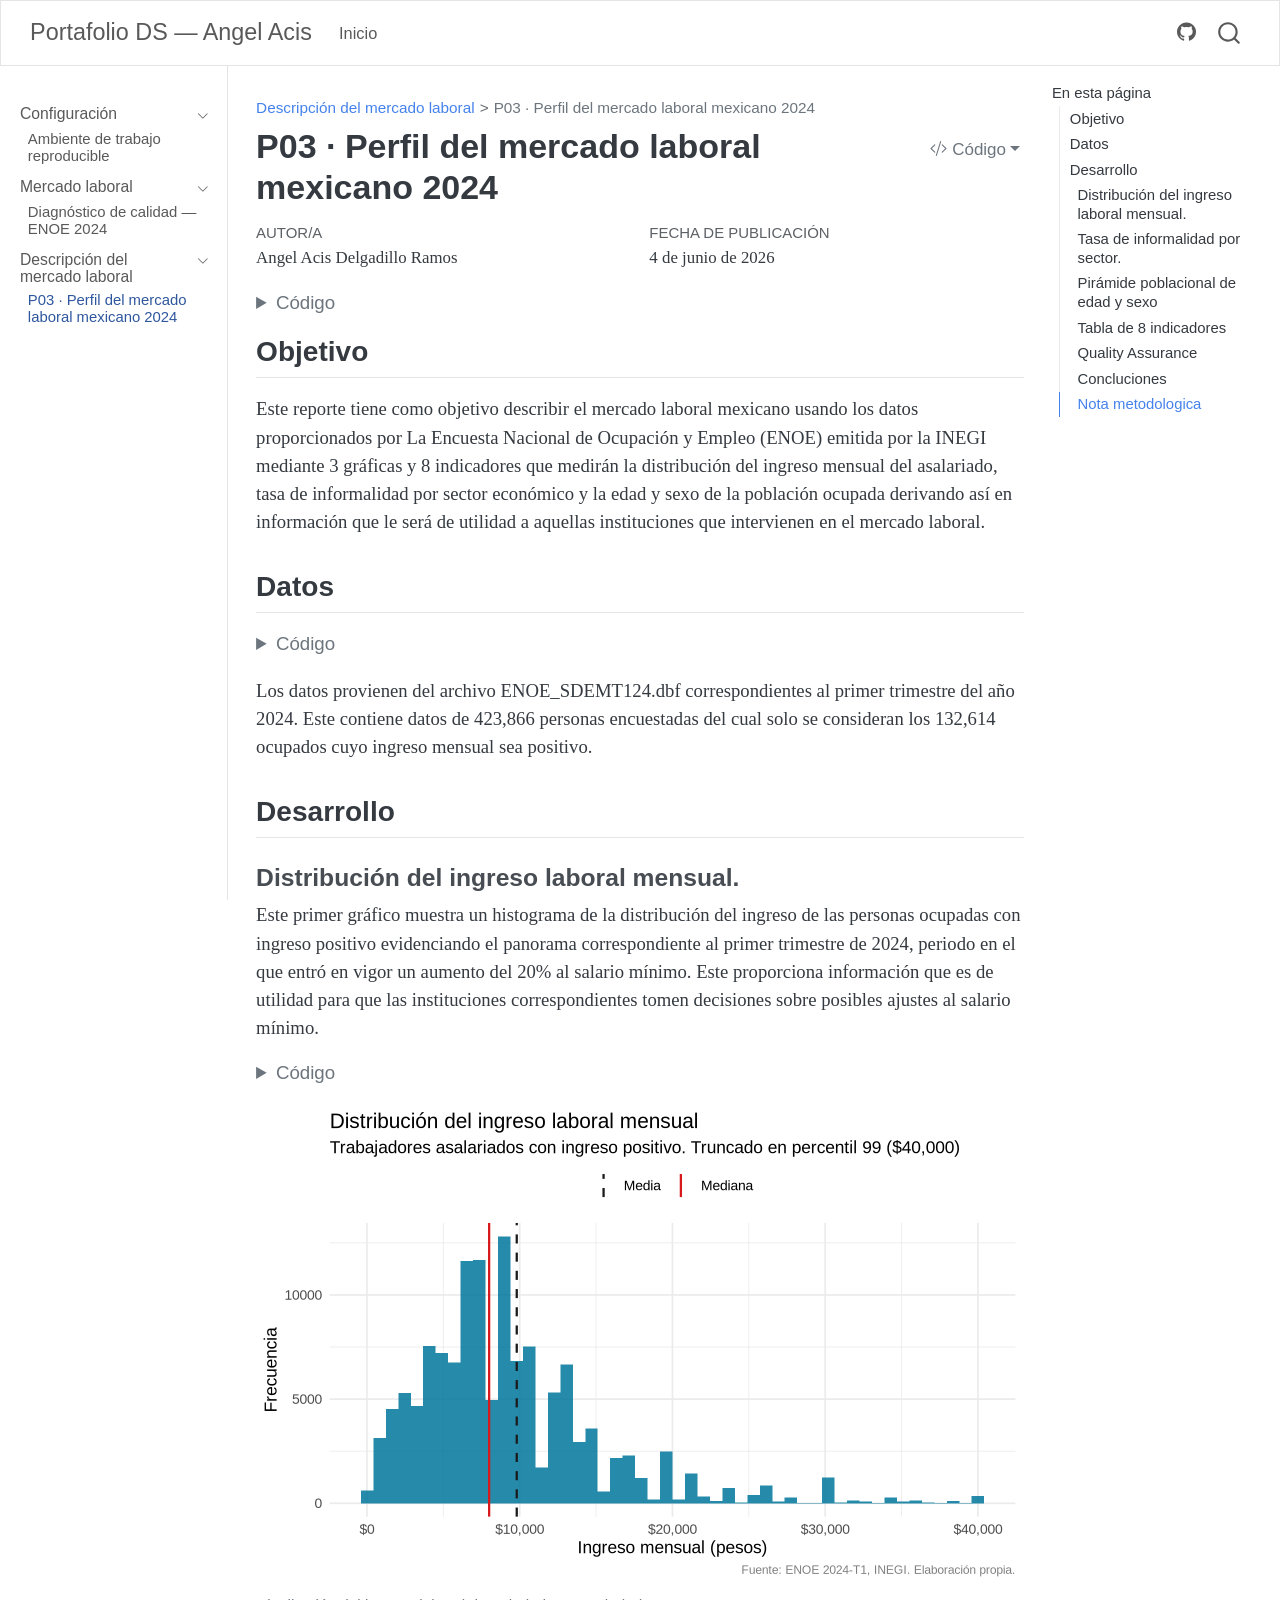
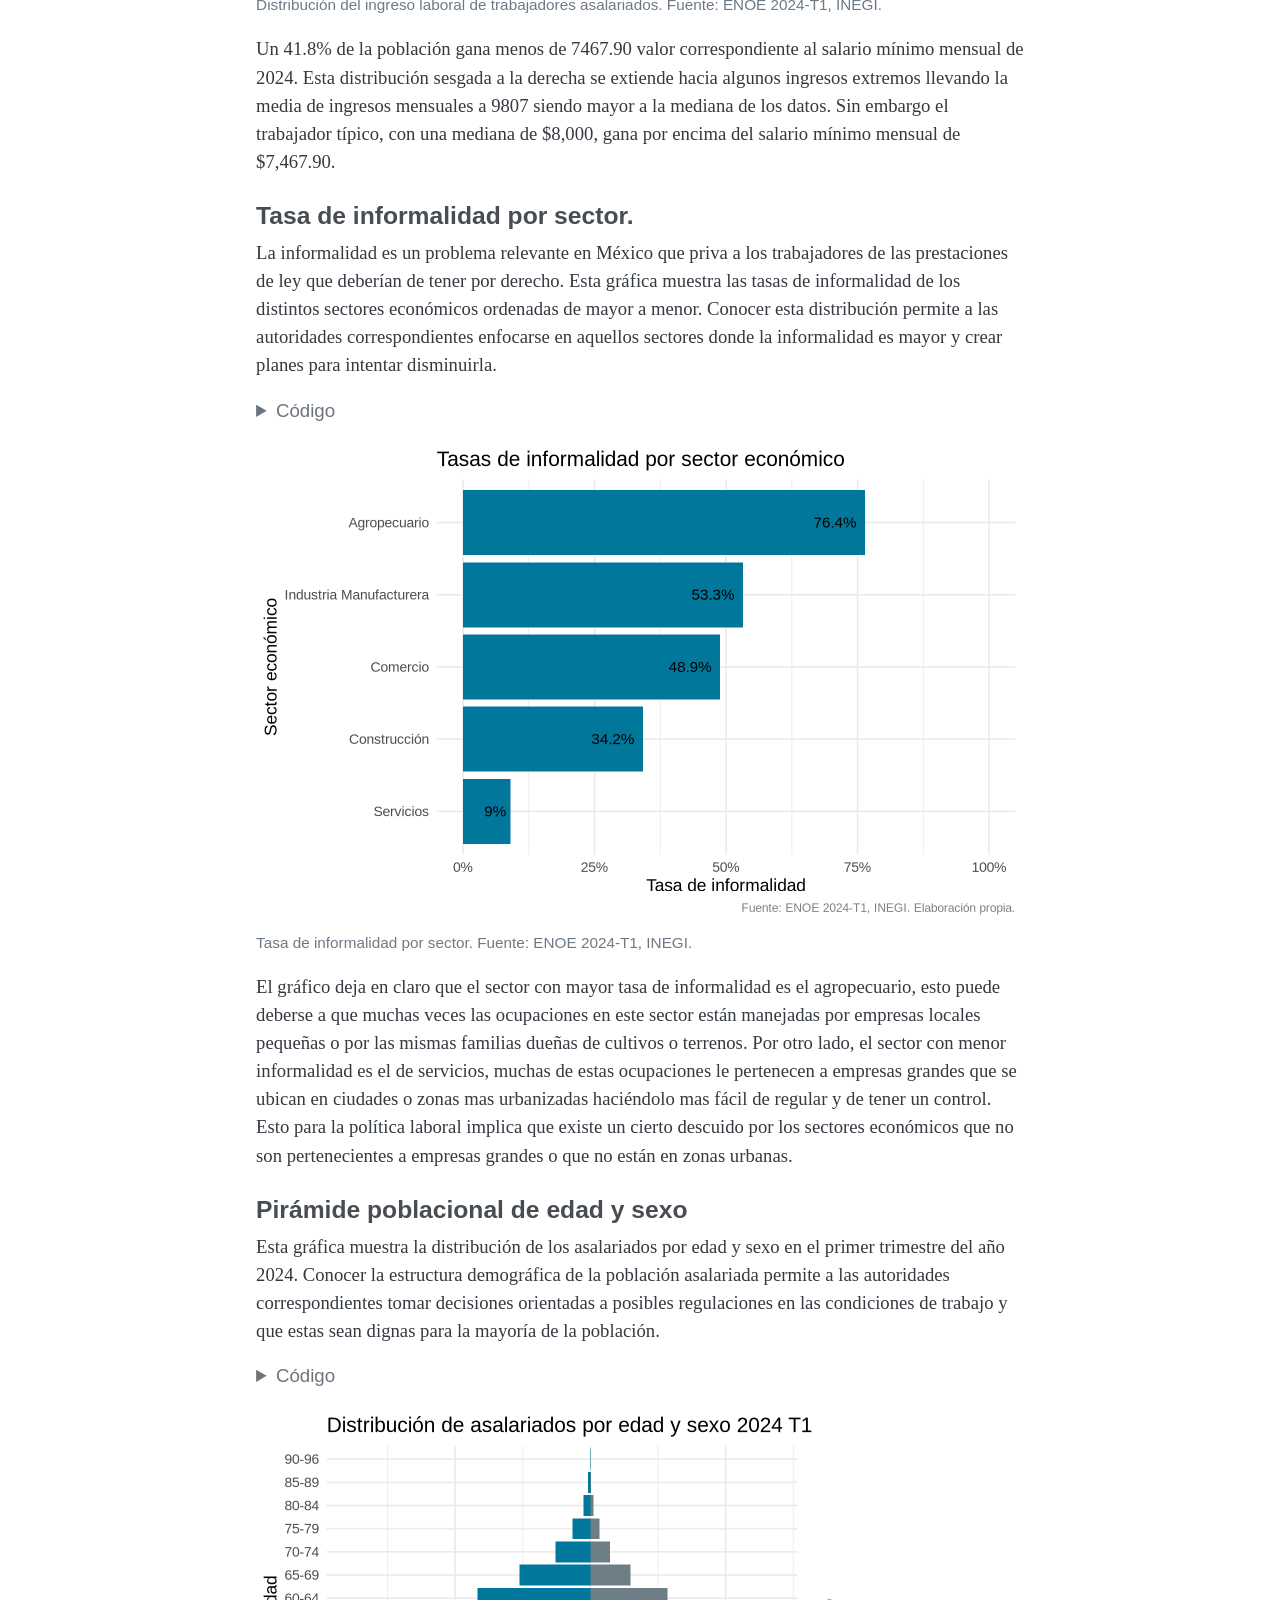
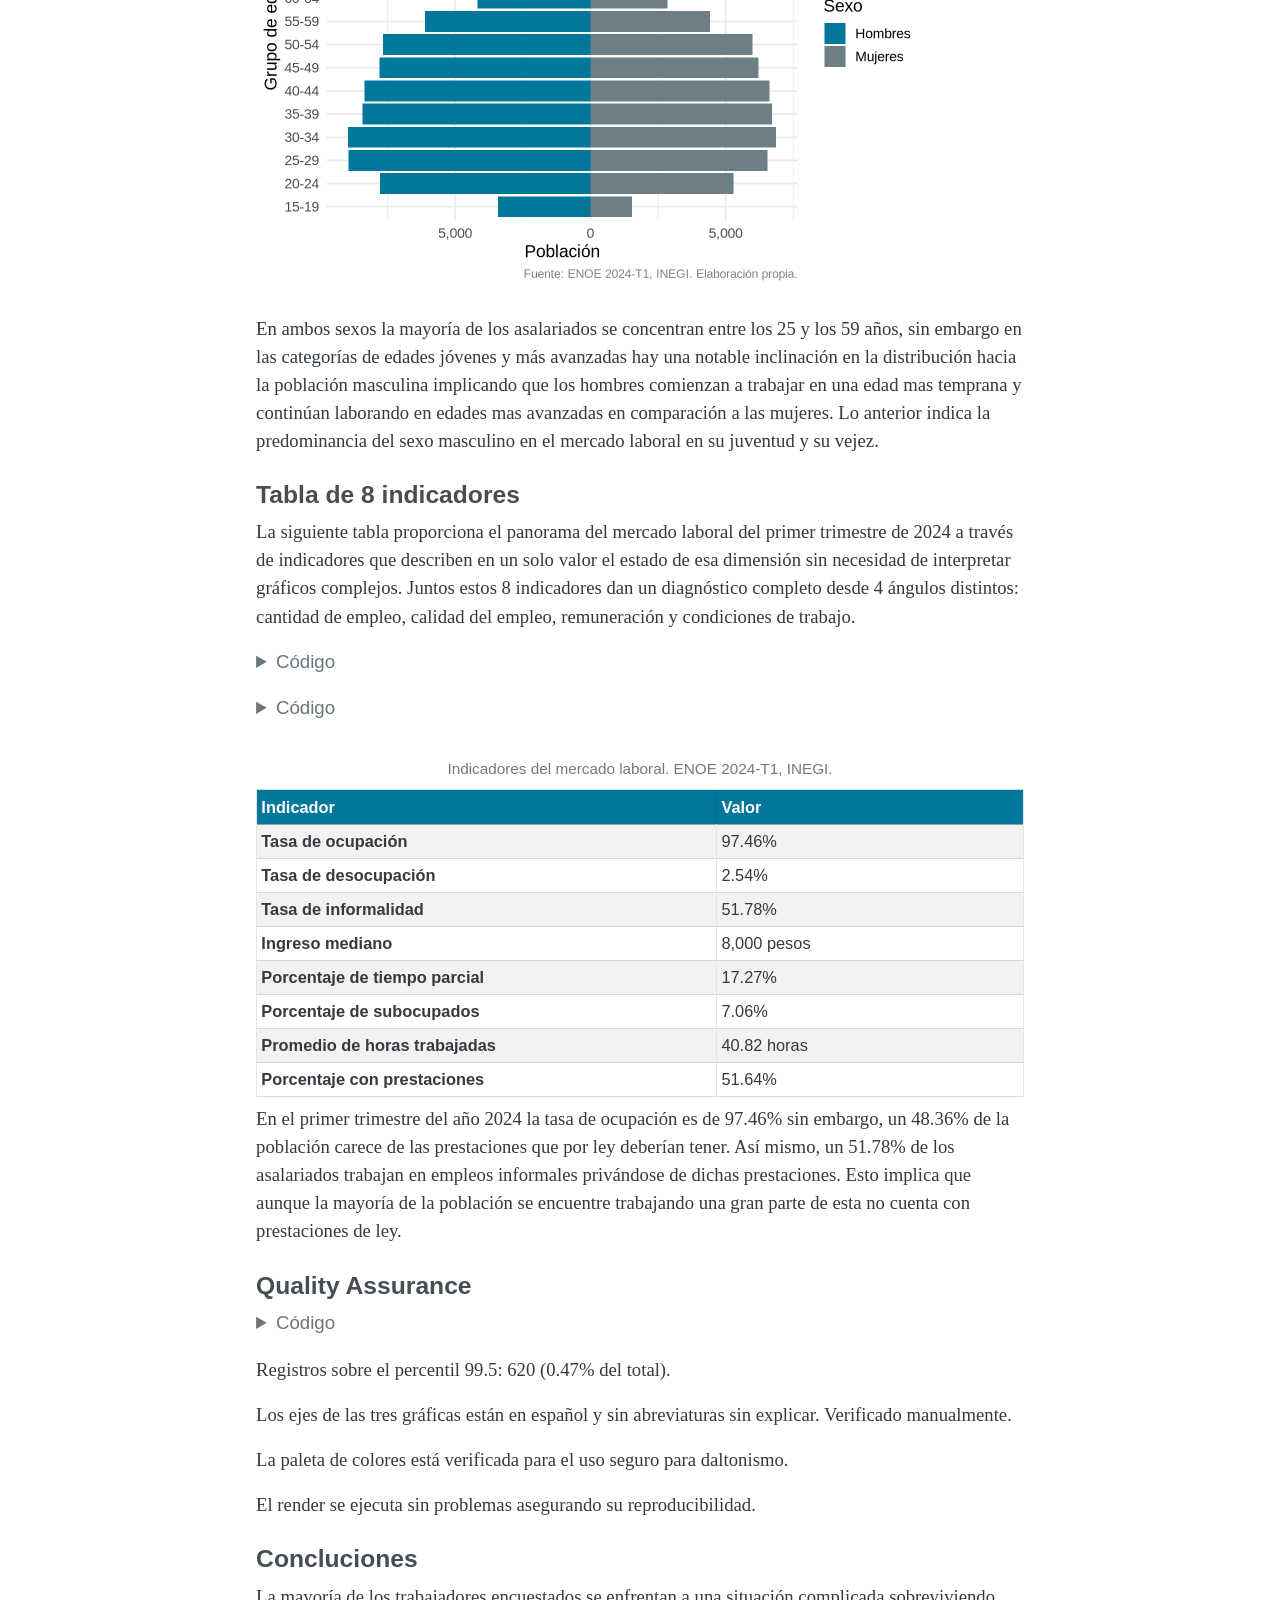
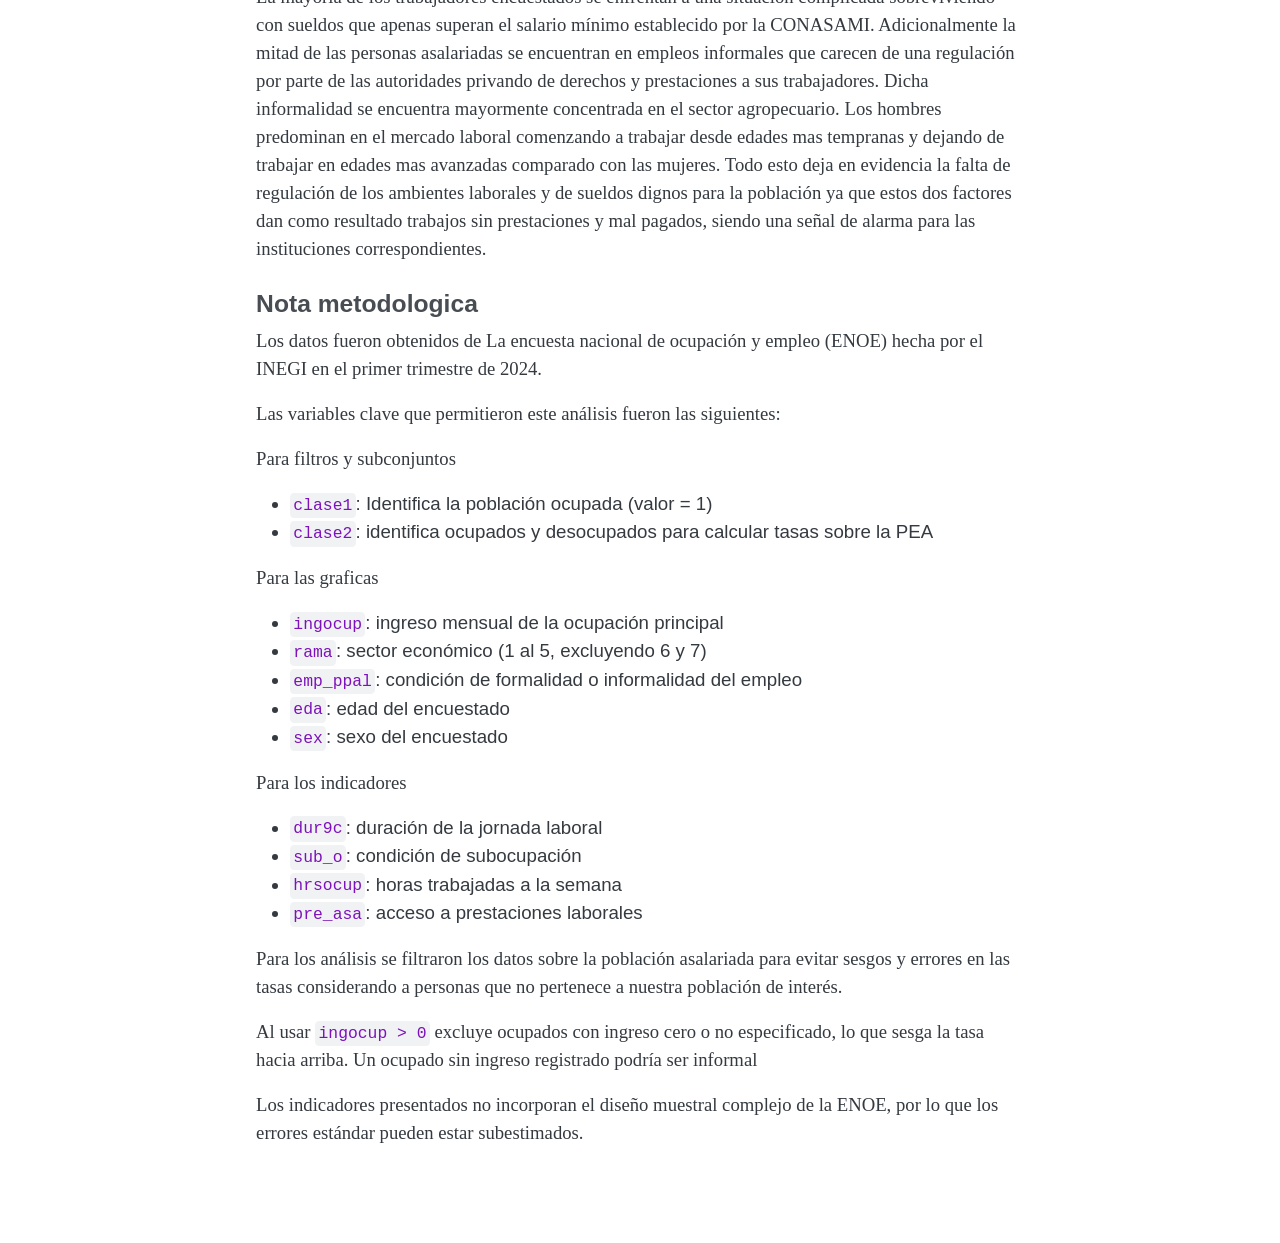
<file: docs/practicas/P03_descriptiva/P03_Perfil_del_mercado_laboral_mexicano_2024.html>
<!DOCTYPE html>
<html xmlns="http://www.w3.org/1999/xhtml" lang="es" xml:lang="es"><head>

<meta charset="utf-8">
<meta name="generator" content="quarto-1.9.37">

<meta name="viewport" content="width=device-width, initial-scale=1.0, user-scalable=yes">

<meta name="author" content="Angel Acis Delgadillo Ramos">

<title>P03 · Perfil del mercado laboral mexicano 2024 – Portafolio DS — Angel Acis</title>
<style>
/* Default styles provided by pandoc.
** See https://pandoc.org/MANUAL.html#variables-for-html for config info.
*/
code{white-space: pre-wrap;}
span.smallcaps{font-variant: small-caps;}
div.columns{display: flex; gap: min(4vw, 1.5em);}
div.column{flex: auto; overflow-x: auto;}
div.hanging-indent{margin-left: 1.5em; text-indent: -1.5em;}
ul.task-list{list-style: none;}
ul.task-list li input[type="checkbox"] {
  width: 0.8em;
  margin: 0 0.8em 0.2em -1em; /* quarto-specific, see https://github.com/quarto-dev/quarto-cli/issues/4556 */ 
  vertical-align: middle;
}
/* CSS for syntax highlighting */
html { -webkit-text-size-adjust: 100%; }
pre > code.sourceCode { white-space: pre; position: relative; }
pre > code.sourceCode > span { display: inline-block; line-height: 1.25; }
pre > code.sourceCode > span:empty { height: 1.2em; }
.sourceCode { overflow: visible; }
code.sourceCode > span { color: inherit; text-decoration: inherit; }
div.sourceCode { margin: 1em 0; }
pre.sourceCode { margin: 0; }
@media screen {
div.sourceCode { overflow: auto; }
}
@media print {
pre > code.sourceCode { white-space: pre-wrap; }
pre > code.sourceCode > span { text-indent: -5em; padding-left: 5em; }
}
pre.numberSource code
  { counter-reset: source-line 0; }
pre.numberSource code > span
  { position: relative; left: -4em; counter-increment: source-line; }
pre.numberSource code > span > a:first-child::before
  { content: counter(source-line);
    position: relative; left: -1em; text-align: right; vertical-align: baseline;
    border: none; display: inline-block;
    -webkit-touch-callout: none; -webkit-user-select: none;
    -khtml-user-select: none; -moz-user-select: none;
    -ms-user-select: none; user-select: none;
    padding: 0 4px; width: 4em;
  }
pre.numberSource { margin-left: 3em;  padding-left: 4px; }
div.sourceCode
  {   }
@media screen {
pre > code.sourceCode > span > a:first-child::before { text-decoration: underline; }
}
</style>


<script src="../../site_libs/quarto-nav/quarto-nav.js"></script>
<script src="../../site_libs/quarto-nav/headroom.min.js"></script>
<script src="../../site_libs/clipboard/clipboard.min.js"></script>
<script src="../../site_libs/quarto-search/autocomplete.umd.js"></script>
<script src="../../site_libs/quarto-search/fuse.min.js"></script>
<script src="../../site_libs/quarto-search/quarto-search.js"></script>
<meta name="quarto:offset" content="../../">
<link href="../../Rlogo.png" rel="icon" type="image/png">
<script src="../../site_libs/quarto-html/quarto.js" type="module"></script>
<script src="../../site_libs/quarto-html/tabsets/tabsets.js" type="module"></script>
<script src="../../site_libs/quarto-html/popper.min.js"></script>
<script src="../../site_libs/quarto-html/tippy.umd.min.js"></script>
<script src="../../site_libs/quarto-html/anchor.min.js"></script>
<link href="../../site_libs/quarto-html/tippy.css" rel="stylesheet">
<link href="../../site_libs/quarto-html/quarto-syntax-highlighting-acf12a64177840b8d86f2d4f01b2e9fb.css" rel="stylesheet" id="quarto-text-highlighting-styles">
<script src="../../site_libs/bootstrap/bootstrap.min.js"></script>
<link href="../../site_libs/bootstrap/bootstrap-icons.css" rel="stylesheet">
<link href="../../site_libs/bootstrap/bootstrap-6d0d712633c9a365a676b13cf4f287f0.min.css" rel="stylesheet" append-hash="true" id="quarto-bootstrap" data-mode="light">
<script id="quarto-search-options" type="application/json">{
  "location": "navbar",
  "copy-button": false,
  "collapse-after": 3,
  "panel-placement": "end",
  "type": "overlay",
  "limit": 50,
  "keyboard-shortcut": [
    "f",
    "/",
    "s"
  ],
  "show-item-context": false,
  "language": {
    "search-no-results-text": "No se han encontrado resultados",
    "search-matching-documents-text": "documentos encontrados",
    "search-copy-link-title": "Copiar el enlace en la búsqueda",
    "search-hide-matches-text": "Ocultar resultados adicionales",
    "search-more-match-text": "resultado adicional en este documento",
    "search-more-matches-text": "resultados adicionales en este documento",
    "search-clear-button-title": "Borrar",
    "search-text-placeholder": "",
    "search-detached-cancel-button-title": "Cancelar",
    "search-submit-button-title": "Enviar",
    "search-label": "Buscar"
  }
}</script>
<script src="../../site_libs/kePrint-0.0.1/kePrint.js"></script>
<link href="../../site_libs/lightable-0.0.1/lightable.css" rel="stylesheet">


</head>

<body class="nav-sidebar docked nav-fixed quarto-light">

<div id="quarto-search-results"></div>
  <header id="quarto-header" class="headroom fixed-top">
    <nav class="navbar navbar-expand-lg " data-bs-theme="dark">
      <div class="navbar-container container-fluid">
      <div class="navbar-brand-container mx-auto">
    <a class="navbar-brand" href="../../index.html">
    <span class="navbar-title">Portafolio DS — Angel Acis</span>
    </a>
  </div>
            <div id="quarto-search" class="" title="Buscar"></div>
          <button class="navbar-toggler" type="button" data-bs-toggle="collapse" data-bs-target="#navbarCollapse" aria-controls="navbarCollapse" role="menu" aria-expanded="false" aria-label="Navegación de palanca" onclick="if (window.quartoToggleHeadroom) { window.quartoToggleHeadroom(); }">
  <span class="navbar-toggler-icon"></span>
</button>
          <div class="collapse navbar-collapse" id="navbarCollapse">
            <ul class="navbar-nav navbar-nav-scroll me-auto">
  <li class="nav-item">
    <a class="nav-link" href="../../index.html"> 
<span class="menu-text">Inicio</span></a>
  </li>  
</ul>
            <ul class="navbar-nav navbar-nav-scroll ms-auto">
  <li class="nav-item compact">
    <a class="nav-link" href="https://github.com/Acis18/portafolio-ds"> <i class="bi bi-github" role="img">
</i> 
<span class="menu-text"></span></a>
  </li>  
</ul>
          </div> <!-- /navcollapse -->
            <div class="quarto-navbar-tools">
</div>
      </div> <!-- /container-fluid -->
    </nav>
  <nav class="quarto-secondary-nav">
    <div class="container-fluid d-flex">
      <button type="button" class="quarto-btn-toggle btn" data-bs-toggle="collapse" role="button" data-bs-target=".quarto-sidebar-collapse-item" aria-controls="quarto-sidebar" aria-expanded="false" aria-label="Alternar barra lateral" onclick="if (window.quartoToggleHeadroom) { window.quartoToggleHeadroom(); }">
        <i class="bi bi-layout-text-sidebar-reverse"></i>
      </button>
        <nav class="quarto-page-breadcrumbs" aria-label="breadcrumb"><ol class="breadcrumb"><li class="breadcrumb-item"><a href="../../practicas/P03_descriptiva/P03_Perfil_del_mercado_laboral_mexicano_2024.html">Descripción del mercado laboral</a></li><li class="breadcrumb-item"><a href="../../practicas/P03_descriptiva/P03_Perfil_del_mercado_laboral_mexicano_2024.html">P03 · Perfil del mercado laboral mexicano 2024</a></li></ol></nav>
        <a class="flex-grow-1" role="navigation" data-bs-toggle="collapse" data-bs-target=".quarto-sidebar-collapse-item" aria-controls="quarto-sidebar" aria-expanded="false" aria-label="Alternar barra lateral" onclick="if (window.quartoToggleHeadroom) { window.quartoToggleHeadroom(); }">      
        </a>
    </div>
  </nav>
</header>
<!-- content -->
<div id="quarto-content" class="quarto-container page-columns page-rows-contents page-layout-article page-navbar">
<!-- sidebar -->
  <nav id="quarto-sidebar" class="sidebar collapse collapse-horizontal quarto-sidebar-collapse-item sidebar-navigation docked overflow-auto">
    <div class="sidebar-menu-container"> 
    <ul class="list-unstyled mt-1">
        <li class="sidebar-item sidebar-item-section">
      <div class="sidebar-item-container"> 
            <a class="sidebar-item-text sidebar-link text-start" data-bs-toggle="collapse" data-bs-target="#quarto-sidebar-section-1" role="navigation" aria-expanded="true">
 <span class="menu-text">Configuración</span></a>
          <a class="sidebar-item-toggle text-start" data-bs-toggle="collapse" data-bs-target="#quarto-sidebar-section-1" role="navigation" aria-expanded="true" aria-label="Alternar sección">
            <i class="bi bi-chevron-right ms-2"></i>
          </a> 
      </div>
      <ul id="quarto-sidebar-section-1" class="collapse list-unstyled sidebar-section depth1 show">  
          <li class="sidebar-item">
  <div class="sidebar-item-container"> 
  <a href="../../practicas/P01_ambiente/P01_ambiente.html" class="sidebar-item-text sidebar-link">
 <span class="menu-text">Ambiente de trabajo reproducible</span></a>
  </div>
</li>
      </ul>
  </li>
        <li class="sidebar-item sidebar-item-section">
      <div class="sidebar-item-container"> 
            <a class="sidebar-item-text sidebar-link text-start" data-bs-toggle="collapse" data-bs-target="#quarto-sidebar-section-2" role="navigation" aria-expanded="true">
 <span class="menu-text">Mercado laboral</span></a>
          <a class="sidebar-item-toggle text-start" data-bs-toggle="collapse" data-bs-target="#quarto-sidebar-section-2" role="navigation" aria-expanded="true" aria-label="Alternar sección">
            <i class="bi bi-chevron-right ms-2"></i>
          </a> 
      </div>
      <ul id="quarto-sidebar-section-2" class="collapse list-unstyled sidebar-section depth1 show">  
          <li class="sidebar-item">
  <div class="sidebar-item-container"> 
  <a href="../../practicas/P02_diagnostico/P02_diagnostico_enoe.html" class="sidebar-item-text sidebar-link">
 <span class="menu-text">Diagnóstico de calidad — ENOE 2024</span></a>
  </div>
</li>
      </ul>
  </li>
        <li class="sidebar-item sidebar-item-section">
      <div class="sidebar-item-container"> 
            <a class="sidebar-item-text sidebar-link text-start" data-bs-toggle="collapse" data-bs-target="#quarto-sidebar-section-3" role="navigation" aria-expanded="true">
 <span class="menu-text">Descripción del mercado laboral</span></a>
          <a class="sidebar-item-toggle text-start" data-bs-toggle="collapse" data-bs-target="#quarto-sidebar-section-3" role="navigation" aria-expanded="true" aria-label="Alternar sección">
            <i class="bi bi-chevron-right ms-2"></i>
          </a> 
      </div>
      <ul id="quarto-sidebar-section-3" class="collapse list-unstyled sidebar-section depth1 show">  
          <li class="sidebar-item">
  <div class="sidebar-item-container"> 
  <a href="../../practicas/P03_descriptiva/P03_Perfil_del_mercado_laboral_mexicano_2024.html" class="sidebar-item-text sidebar-link active">
 <span class="menu-text">P03 · Perfil del mercado laboral mexicano 2024</span></a>
  </div>
</li>
      </ul>
  </li>
    </ul>
    </div>
</nav>
<div id="quarto-sidebar-glass" class="quarto-sidebar-collapse-item" data-bs-toggle="collapse" data-bs-target=".quarto-sidebar-collapse-item"></div>
<!-- margin-sidebar -->
    <div id="quarto-margin-sidebar" class="sidebar margin-sidebar">
        <nav id="TOC" role="doc-toc" class="toc-active">
    <h2 id="toc-title">En esta página</h2>
   
  <ul>
  <li><a href="#objetivo" id="toc-objetivo" class="nav-link active" data-scroll-target="#objetivo">Objetivo</a></li>
  <li><a href="#datos" id="toc-datos" class="nav-link" data-scroll-target="#datos">Datos</a></li>
  <li><a href="#desarrollo" id="toc-desarrollo" class="nav-link" data-scroll-target="#desarrollo">Desarrollo</a>
  <ul class="collapse">
  <li><a href="#distribución-del-ingreso-laboral-mensual." id="toc-distribución-del-ingreso-laboral-mensual." class="nav-link" data-scroll-target="#distribución-del-ingreso-laboral-mensual.">Distribución del ingreso laboral mensual.</a></li>
  <li><a href="#tasa-de-informalidad-por-sector." id="toc-tasa-de-informalidad-por-sector." class="nav-link" data-scroll-target="#tasa-de-informalidad-por-sector.">Tasa de informalidad por sector.</a></li>
  <li><a href="#pirámide-poblacional-de-edad-y-sexo" id="toc-pirámide-poblacional-de-edad-y-sexo" class="nav-link" data-scroll-target="#pirámide-poblacional-de-edad-y-sexo">Pirámide poblacional de edad y sexo</a></li>
  <li><a href="#tabla-de-8-indicadores" id="toc-tabla-de-8-indicadores" class="nav-link" data-scroll-target="#tabla-de-8-indicadores">Tabla de 8 indicadores</a></li>
  <li><a href="#quality-assurance" id="toc-quality-assurance" class="nav-link" data-scroll-target="#quality-assurance">Quality Assurance</a></li>
  <li><a href="#concluciones" id="toc-concluciones" class="nav-link" data-scroll-target="#concluciones">Concluciones</a></li>
  <li><a href="#nota-metodologica" id="toc-nota-metodologica" class="nav-link" data-scroll-target="#nota-metodologica">Nota metodologica</a></li>
  </ul></li>
  </ul>
</nav>
    </div>
<!-- main -->
<main class="content" id="quarto-document-content">

<header id="title-block-header" class="quarto-title-block default"><nav class="quarto-page-breadcrumbs quarto-title-breadcrumbs d-none d-lg-block" aria-label="breadcrumb"><ol class="breadcrumb"><li class="breadcrumb-item"><a href="../../practicas/P03_descriptiva/P03_Perfil_del_mercado_laboral_mexicano_2024.html">Descripción del mercado laboral</a></li><li class="breadcrumb-item"><a href="../../practicas/P03_descriptiva/P03_Perfil_del_mercado_laboral_mexicano_2024.html">P03 · Perfil del mercado laboral mexicano 2024</a></li></ol></nav>
<div class="quarto-title">
<div class="quarto-title-block"><div><h1 class="title">P03 · Perfil del mercado laboral mexicano 2024</h1><button type="button" class="btn code-tools-button dropdown-toggle" id="quarto-code-tools-menu" data-bs-toggle="dropdown" aria-expanded="false"><i class="bi"></i> Código</button><ul class="dropdown-menu dropdown-menu-end" aria-labelelledby="quarto-code-tools-menu"><li><a id="quarto-show-all-code" class="dropdown-item" href="javascript:void(0)" role="button">Mostrar todo el código</a></li><li><a id="quarto-hide-all-code" class="dropdown-item" href="javascript:void(0)" role="button">Ocultar todo el código</a></li><li><hr class="dropdown-divider"></li><li><a id="quarto-view-source" class="dropdown-item" href="javascript:void(0)" role="button">Ver el código fuente</a></li></ul></div></div>
</div>



<div class="quarto-title-meta">

    <div>
    <div class="quarto-title-meta-heading">Autor/a</div>
    <div class="quarto-title-meta-contents">
             <p>Angel Acis Delgadillo Ramos </p>
          </div>
  </div>
    
    <div>
    <div class="quarto-title-meta-heading">Fecha de publicación</div>
    <div class="quarto-title-meta-contents">
      <p class="date">4 de junio de 2026</p>
    </div>
  </div>
  
    
  </div>
  


</header>


<div class="cell">
<details class="code-fold">
<summary>Código</summary>
<div class="code-copy-outer-scaffold"><div class="sourceCode cell-code" id="cb1"><pre class="sourceCode r code-with-copy"><code class="sourceCode r"><span id="cb1-1"><a href="#cb1-1" aria-hidden="true" tabindex="-1"></a>enoe <span class="ot">&lt;-</span> <span class="fu">read.dbf</span>(<span class="fu">here</span>(<span class="st">"data"</span>, <span class="st">"raw"</span>, <span class="st">"ENOE_SDEMT124.dbf"</span>)) <span class="sc">|&gt;</span></span>
<span id="cb1-2"><a href="#cb1-2" aria-hidden="true" tabindex="-1"></a>  <span class="fu">clean_names</span>()</span></code></pre></div><button title="Copiar al portapapeles" class="code-copy-button"><i class="bi"></i></button></div>
</details>
</div>
<section id="objetivo" class="level2">
<h2 class="anchored" data-anchor-id="objetivo">Objetivo</h2>
<p>Este reporte tiene como objetivo describir el mercado laboral mexicano usando los datos proporcionados por La Encuesta Nacional de Ocupación y Empleo (ENOE) emitida por la INEGI mediante 3 gráficas y 8 indicadores que medirán la distribución del ingreso mensual del asalariado, tasa de informalidad por sector económico y la edad y sexo de la población ocupada derivando así en información que le será de utilidad a aquellas instituciones que intervienen en el mercado laboral.</p>
</section>
<section id="datos" class="level2">
<h2 class="anchored" data-anchor-id="datos">Datos</h2>
<div class="cell">
<details class="code-fold">
<summary>Código</summary>
<div class="code-copy-outer-scaffold"><div class="sourceCode cell-code" id="cb2"><pre class="sourceCode r code-with-copy"><code class="sourceCode r"><span id="cb2-1"><a href="#cb2-1" aria-hidden="true" tabindex="-1"></a>asalariados <span class="ot">&lt;-</span> enoe <span class="sc">|&gt;</span></span>
<span id="cb2-2"><a href="#cb2-2" aria-hidden="true" tabindex="-1"></a>  <span class="fu">filter</span>(clase1 <span class="sc">==</span> <span class="dv">1</span>, ingocup <span class="sc">&gt;</span> <span class="dv">0</span>) <span class="sc">|&gt;</span></span>
<span id="cb2-3"><a href="#cb2-3" aria-hidden="true" tabindex="-1"></a>  <span class="fu">mutate</span>(<span class="at">ingocup =</span> <span class="fu">as.numeric</span>(ingocup))</span></code></pre></div><button title="Copiar al portapapeles" class="code-copy-button"><i class="bi"></i></button></div>
</details>
</div>
<p>Los datos provienen del archivo ENOE_SDEMT124.dbf correspondientes al primer trimestre del año 2024. Este contiene datos de 423,866 personas encuestadas del cual solo se consideran los 132,614 ocupados cuyo ingreso mensual sea positivo.</p>
</section>
<section id="desarrollo" class="level2">
<h2 class="anchored" data-anchor-id="desarrollo">Desarrollo</h2>
<section id="distribución-del-ingreso-laboral-mensual." class="level3">
<h3 class="anchored" data-anchor-id="distribución-del-ingreso-laboral-mensual.">Distribución del ingreso laboral mensual.</h3>
<p>Este primer gráfico muestra un histograma de la distribución del ingreso de las personas ocupadas con ingreso positivo evidenciando el panorama correspondiente al primer trimestre de 2024, periodo en el que entró en vigor un aumento del 20% al salario mínimo. Este proporciona información que es de utilidad para que las instituciones correspondientes tomen decisiones sobre posibles ajustes al salario mínimo.</p>
<div class="cell">
<details class="code-fold">
<summary>Código</summary>
<div class="code-copy-outer-scaffold"><div class="sourceCode cell-code" id="cb3"><pre class="sourceCode r code-with-copy"><code class="sourceCode r"><span id="cb3-1"><a href="#cb3-1" aria-hidden="true" tabindex="-1"></a>p99 <span class="ot">&lt;-</span> <span class="fu">quantile</span>(asalariados<span class="sc">$</span>ingocup, <span class="fl">0.99</span>)</span>
<span id="cb3-2"><a href="#cb3-2" aria-hidden="true" tabindex="-1"></a>mediana <span class="ot">&lt;-</span> <span class="fu">median</span>(asalariados<span class="sc">$</span>ingocup)</span>
<span id="cb3-3"><a href="#cb3-3" aria-hidden="true" tabindex="-1"></a>media <span class="ot">&lt;-</span> <span class="fu">mean</span>(asalariados<span class="sc">$</span>ingocup)</span>
<span id="cb3-4"><a href="#cb3-4" aria-hidden="true" tabindex="-1"></a></span>
<span id="cb3-5"><a href="#cb3-5" aria-hidden="true" tabindex="-1"></a>asalariados <span class="sc">|&gt;</span></span>
<span id="cb3-6"><a href="#cb3-6" aria-hidden="true" tabindex="-1"></a>  <span class="fu">filter</span>(ingocup <span class="sc">&lt;=</span> p99) <span class="sc">|&gt;</span></span>
<span id="cb3-7"><a href="#cb3-7" aria-hidden="true" tabindex="-1"></a>  <span class="fu">ggplot</span>(<span class="fu">aes</span>(<span class="at">x =</span> ingocup)) <span class="sc">+</span></span>
<span id="cb3-8"><a href="#cb3-8" aria-hidden="true" tabindex="-1"></a>  <span class="fu">geom_histogram</span>(<span class="at">bins =</span> <span class="dv">50</span>, <span class="at">fill =</span> <span class="st">"#00779B"</span>, <span class="at">color =</span> <span class="cn">NA</span>, <span class="at">alpha =</span> <span class="fl">0.85</span>) <span class="sc">+</span></span>
<span id="cb3-9"><a href="#cb3-9" aria-hidden="true" tabindex="-1"></a>  <span class="fu">geom_vline</span>(<span class="fu">aes</span>(<span class="at">xintercept =</span> mediana, <span class="at">linetype =</span> <span class="st">"Mediana"</span>),</span>
<span id="cb3-10"><a href="#cb3-10" aria-hidden="true" tabindex="-1"></a>             <span class="at">color =</span> <span class="st">"#D7191C"</span>, <span class="at">linewidth =</span> <span class="fl">0.8</span>) <span class="sc">+</span></span>
<span id="cb3-11"><a href="#cb3-11" aria-hidden="true" tabindex="-1"></a>  <span class="fu">geom_vline</span>(<span class="fu">aes</span>(<span class="at">xintercept =</span> media, <span class="at">linetype =</span> <span class="st">"Media"</span>),</span>
<span id="cb3-12"><a href="#cb3-12" aria-hidden="true" tabindex="-1"></a>             <span class="at">color =</span> <span class="st">"#1A1A1A"</span>, <span class="at">linewidth =</span> <span class="fl">0.8</span>) <span class="sc">+</span></span>
<span id="cb3-13"><a href="#cb3-13" aria-hidden="true" tabindex="-1"></a>  <span class="fu">scale_x_continuous</span>(<span class="at">labels =</span> <span class="fu">label_comma</span>(<span class="at">prefix =</span> <span class="st">"$"</span>)) <span class="sc">+</span></span>
<span id="cb3-14"><a href="#cb3-14" aria-hidden="true" tabindex="-1"></a>  <span class="fu">scale_linetype_manual</span>(<span class="at">values =</span> <span class="fu">c</span>(<span class="st">"Mediana"</span> <span class="ot">=</span> <span class="st">"solid"</span>, <span class="st">"Media"</span> <span class="ot">=</span> <span class="st">"dashed"</span>)) <span class="sc">+</span></span>
<span id="cb3-15"><a href="#cb3-15" aria-hidden="true" tabindex="-1"></a>  <span class="fu">labs</span>(</span>
<span id="cb3-16"><a href="#cb3-16" aria-hidden="true" tabindex="-1"></a>    <span class="at">title =</span> <span class="st">"Distribución del ingreso laboral mensual"</span>,</span>
<span id="cb3-17"><a href="#cb3-17" aria-hidden="true" tabindex="-1"></a>    <span class="at">subtitle =</span> <span class="fu">paste0</span>(<span class="st">"Trabajadores asalariados con ingreso positivo. Truncado en percentil 99 ($"</span>,</span>
<span id="cb3-18"><a href="#cb3-18" aria-hidden="true" tabindex="-1"></a>                      <span class="fu">format</span>(<span class="fu">round</span>(p99), <span class="at">big.mark =</span> <span class="st">","</span>), <span class="st">")"</span>),</span>
<span id="cb3-19"><a href="#cb3-19" aria-hidden="true" tabindex="-1"></a>    <span class="at">x =</span> <span class="st">"Ingreso mensual (pesos)"</span>,</span>
<span id="cb3-20"><a href="#cb3-20" aria-hidden="true" tabindex="-1"></a>    <span class="at">y =</span> <span class="st">"Frecuencia"</span>,</span>
<span id="cb3-21"><a href="#cb3-21" aria-hidden="true" tabindex="-1"></a>    <span class="at">linetype =</span> <span class="cn">NULL</span>,</span>
<span id="cb3-22"><a href="#cb3-22" aria-hidden="true" tabindex="-1"></a>    <span class="at">caption =</span> <span class="st">"Fuente: ENOE 2024-T1, INEGI. Elaboración propia."</span></span>
<span id="cb3-23"><a href="#cb3-23" aria-hidden="true" tabindex="-1"></a>  ) <span class="sc">+</span></span>
<span id="cb3-24"><a href="#cb3-24" aria-hidden="true" tabindex="-1"></a>  <span class="fu">theme_minimal</span>(<span class="at">base_size =</span> <span class="dv">13</span>) <span class="sc">+</span></span>
<span id="cb3-25"><a href="#cb3-25" aria-hidden="true" tabindex="-1"></a>  <span class="fu">theme</span>(</span>
<span id="cb3-26"><a href="#cb3-26" aria-hidden="true" tabindex="-1"></a>    <span class="at">legend.position =</span> <span class="st">"top"</span>,</span>
<span id="cb3-27"><a href="#cb3-27" aria-hidden="true" tabindex="-1"></a>    <span class="at">plot.caption =</span> <span class="fu">element_text</span>(<span class="at">size =</span> <span class="dv">9</span>, <span class="at">color =</span> <span class="st">"grey50"</span>)</span>
<span id="cb3-28"><a href="#cb3-28" aria-hidden="true" tabindex="-1"></a>  )</span></code></pre></div><button title="Copiar al portapapeles" class="code-copy-button"><i class="bi"></i></button></div>
</details>
<div class="cell-output-display">
<div class="quarto-figure quarto-figure-center">
<figure class="figure">
<p><img src="P03_Perfil_del_mercado_laboral_mexicano_2024_files/figure-html/grafica-distribucion-ingresos-1.png" class="img-fluid figure-img" width="768"></p>
<figcaption>Distribución del ingreso laboral de trabajadores asalariados. Fuente: ENOE 2024-T1, INEGI.</figcaption>
</figure>
</div>
</div>
</div>
<p>Un 41.8% de la población gana menos de 7467.90 valor correspondiente al salario mínimo mensual de 2024. Esta distribución sesgada a la derecha se extiende hacia algunos ingresos extremos llevando la media de ingresos mensuales a 9807 siendo mayor a la mediana de los datos. Sin embargo el trabajador típico, con una mediana de $8,000, gana por encima del salario mínimo mensual de $7,467.90.</p>
</section>
<section id="tasa-de-informalidad-por-sector." class="level3">
<h3 class="anchored" data-anchor-id="tasa-de-informalidad-por-sector.">Tasa de informalidad por sector.</h3>
<p>La informalidad es un problema relevante en México que priva a los trabajadores de las prestaciones de ley que deberían de tener por derecho. Esta gráfica muestra las tasas de informalidad de los distintos sectores económicos ordenadas de mayor a menor. Conocer esta distribución permite a las autoridades correspondientes enfocarse en aquellos sectores donde la informalidad es mayor y crear planes para intentar disminuirla.</p>
<div class="cell">
<details class="code-fold">
<summary>Código</summary>
<div class="code-copy-outer-scaffold"><div class="sourceCode cell-code" id="cb4"><pre class="sourceCode r code-with-copy"><code class="sourceCode r"><span id="cb4-1"><a href="#cb4-1" aria-hidden="true" tabindex="-1"></a>informalidad <span class="ot">&lt;-</span> asalariados <span class="sc">|&gt;</span></span>
<span id="cb4-2"><a href="#cb4-2" aria-hidden="true" tabindex="-1"></a>  <span class="fu">filter</span>(rama <span class="sc">!=</span> <span class="dv">7</span> <span class="sc">&amp;</span> rama <span class="sc">!=</span> <span class="dv">6</span>) <span class="sc">|&gt;</span></span>
<span id="cb4-3"><a href="#cb4-3" aria-hidden="true" tabindex="-1"></a>  <span class="fu">group_by</span>(rama) <span class="sc">|&gt;</span></span>
<span id="cb4-4"><a href="#cb4-4" aria-hidden="true" tabindex="-1"></a>  <span class="fu">summarise</span>(</span>
<span id="cb4-5"><a href="#cb4-5" aria-hidden="true" tabindex="-1"></a>    <span class="at">total =</span> <span class="fu">n</span>(),</span>
<span id="cb4-6"><a href="#cb4-6" aria-hidden="true" tabindex="-1"></a>    <span class="at">informales =</span> <span class="fu">sum</span>(emp_ppal <span class="sc">==</span> <span class="dv">1</span>),</span>
<span id="cb4-7"><a href="#cb4-7" aria-hidden="true" tabindex="-1"></a>    <span class="at">tasa_informalidad =</span> informales <span class="sc">/</span> total <span class="sc">*</span> <span class="dv">100</span></span>
<span id="cb4-8"><a href="#cb4-8" aria-hidden="true" tabindex="-1"></a>  )</span>
<span id="cb4-9"><a href="#cb4-9" aria-hidden="true" tabindex="-1"></a></span>
<span id="cb4-10"><a href="#cb4-10" aria-hidden="true" tabindex="-1"></a><span class="fu">ggplot</span>(informalidad,</span>
<span id="cb4-11"><a href="#cb4-11" aria-hidden="true" tabindex="-1"></a>       <span class="fu">aes</span>(</span>
<span id="cb4-12"><a href="#cb4-12" aria-hidden="true" tabindex="-1"></a>         <span class="at">y =</span> <span class="fu">reorder</span>(rama, tasa_informalidad),</span>
<span id="cb4-13"><a href="#cb4-13" aria-hidden="true" tabindex="-1"></a>         <span class="at">x =</span> tasa_informalidad</span>
<span id="cb4-14"><a href="#cb4-14" aria-hidden="true" tabindex="-1"></a>       )) <span class="sc">+</span></span>
<span id="cb4-15"><a href="#cb4-15" aria-hidden="true" tabindex="-1"></a>  <span class="fu">geom_col</span>(<span class="at">fill =</span> <span class="st">"#00779B"</span>) <span class="sc">+</span> </span>
<span id="cb4-16"><a href="#cb4-16" aria-hidden="true" tabindex="-1"></a>  <span class="fu">geom_text</span>(</span>
<span id="cb4-17"><a href="#cb4-17" aria-hidden="true" tabindex="-1"></a>    <span class="fu">aes</span>(<span class="at">label =</span> <span class="fu">paste0</span>(<span class="fu">round</span>(tasa_informalidad, <span class="dv">1</span>), <span class="st">"%"</span>)),</span>
<span id="cb4-18"><a href="#cb4-18" aria-hidden="true" tabindex="-1"></a>    <span class="at">position =</span> <span class="fu">position_dodge</span>(<span class="at">width =</span> <span class="fl">0.9</span>),</span>
<span id="cb4-19"><a href="#cb4-19" aria-hidden="true" tabindex="-1"></a>    <span class="at">hjust =</span> <span class="fl">1.2</span>,</span>
<span id="cb4-20"><a href="#cb4-20" aria-hidden="true" tabindex="-1"></a>    <span class="at">size =</span> <span class="dv">4</span>,</span>
<span id="cb4-21"><a href="#cb4-21" aria-hidden="true" tabindex="-1"></a>    <span class="at">color =</span> <span class="st">"black"</span></span>
<span id="cb4-22"><a href="#cb4-22" aria-hidden="true" tabindex="-1"></a>  ) <span class="sc">+</span></span>
<span id="cb4-23"><a href="#cb4-23" aria-hidden="true" tabindex="-1"></a>  <span class="fu">scale_y_discrete</span>(</span>
<span id="cb4-24"><a href="#cb4-24" aria-hidden="true" tabindex="-1"></a>    <span class="at">labels =</span> <span class="fu">c</span>(</span>
<span id="cb4-25"><a href="#cb4-25" aria-hidden="true" tabindex="-1"></a>      <span class="st">"1"</span> <span class="ot">=</span> <span class="st">"Agropecuario"</span>,</span>
<span id="cb4-26"><a href="#cb4-26" aria-hidden="true" tabindex="-1"></a>      <span class="st">"2"</span> <span class="ot">=</span> <span class="st">"Construcción"</span>,</span>
<span id="cb4-27"><a href="#cb4-27" aria-hidden="true" tabindex="-1"></a>      <span class="st">"3"</span> <span class="ot">=</span> <span class="st">"Industria Manufacturera"</span>,</span>
<span id="cb4-28"><a href="#cb4-28" aria-hidden="true" tabindex="-1"></a>      <span class="st">"4"</span> <span class="ot">=</span> <span class="st">"Comercio"</span>,</span>
<span id="cb4-29"><a href="#cb4-29" aria-hidden="true" tabindex="-1"></a>      <span class="st">"5"</span> <span class="ot">=</span> <span class="st">"Servicios"</span>,</span>
<span id="cb4-30"><a href="#cb4-30" aria-hidden="true" tabindex="-1"></a>      <span class="st">"6"</span> <span class="ot">=</span> <span class="st">"otros"</span>,</span>
<span id="cb4-31"><a href="#cb4-31" aria-hidden="true" tabindex="-1"></a>      <span class="st">"7"</span> <span class="ot">=</span> <span class="st">"No Especificados"</span></span>
<span id="cb4-32"><a href="#cb4-32" aria-hidden="true" tabindex="-1"></a>    )</span>
<span id="cb4-33"><a href="#cb4-33" aria-hidden="true" tabindex="-1"></a>  ) <span class="sc">+</span></span>
<span id="cb4-34"><a href="#cb4-34" aria-hidden="true" tabindex="-1"></a>  <span class="fu">labs</span>(</span>
<span id="cb4-35"><a href="#cb4-35" aria-hidden="true" tabindex="-1"></a>    <span class="at">title =</span> <span class="st">"Tasas de informalidad por sector económico"</span>,</span>
<span id="cb4-36"><a href="#cb4-36" aria-hidden="true" tabindex="-1"></a>    <span class="at">x =</span> <span class="st">"Tasa de informalidad"</span>,</span>
<span id="cb4-37"><a href="#cb4-37" aria-hidden="true" tabindex="-1"></a>    <span class="at">y =</span> <span class="st">"Sector económico"</span>,</span>
<span id="cb4-38"><a href="#cb4-38" aria-hidden="true" tabindex="-1"></a>    <span class="at">fill =</span> <span class="cn">NULL</span>,</span>
<span id="cb4-39"><a href="#cb4-39" aria-hidden="true" tabindex="-1"></a>    <span class="at">caption =</span> <span class="st">"Fuente: ENOE 2024-T1, INEGI. Elaboración propia."</span></span>
<span id="cb4-40"><a href="#cb4-40" aria-hidden="true" tabindex="-1"></a>  ) <span class="sc">+</span></span>
<span id="cb4-41"><a href="#cb4-41" aria-hidden="true" tabindex="-1"></a>  <span class="fu">scale_x_continuous</span>(</span>
<span id="cb4-42"><a href="#cb4-42" aria-hidden="true" tabindex="-1"></a>    <span class="at">limits =</span> <span class="fu">c</span>(<span class="dv">0</span>,<span class="dv">100</span>),</span>
<span id="cb4-43"><a href="#cb4-43" aria-hidden="true" tabindex="-1"></a>    <span class="at">labels =</span> <span class="cf">function</span>(x) <span class="fu">paste0</span>(x, <span class="st">"%"</span>)</span>
<span id="cb4-44"><a href="#cb4-44" aria-hidden="true" tabindex="-1"></a>  ) <span class="sc">+</span></span>
<span id="cb4-45"><a href="#cb4-45" aria-hidden="true" tabindex="-1"></a>  <span class="fu">theme_minimal</span>(<span class="at">base_size =</span> <span class="dv">13</span>) <span class="sc">+</span></span>
<span id="cb4-46"><a href="#cb4-46" aria-hidden="true" tabindex="-1"></a>  <span class="fu">theme</span>( <span class="at">plot.caption =</span> <span class="fu">element_text</span>(<span class="at">size =</span> <span class="dv">9</span>, <span class="at">color =</span> <span class="st">"grey50"</span>))</span></code></pre></div><button title="Copiar al portapapeles" class="code-copy-button"><i class="bi"></i></button></div>
</details>
<div class="cell-output-display">
<div class="quarto-figure quarto-figure-center">
<figure class="figure">
<p><img src="P03_Perfil_del_mercado_laboral_mexicano_2024_files/figure-html/grafica-informalidad-1.png" class="img-fluid figure-img" width="768"></p>
<figcaption>Tasa de informalidad por sector. Fuente: ENOE 2024-T1, INEGI.</figcaption>
</figure>
</div>
</div>
</div>
<p>El gráfico deja en claro que el sector con mayor tasa de informalidad es el agropecuario, esto puede deberse a que muchas veces las ocupaciones en este sector están manejadas por empresas locales pequeñas o por las mismas familias dueñas de cultivos o terrenos. Por otro lado, el sector con menor informalidad es el de servicios, muchas de estas ocupaciones le pertenecen a empresas grandes que se ubican en ciudades o zonas mas urbanizadas haciéndolo mas fácil de regular y de tener un control. Esto para la política laboral implica que existe un cierto descuido por los sectores económicos que no son pertenecientes a empresas grandes o que no están en zonas urbanas.</p>
</section>
<section id="pirámide-poblacional-de-edad-y-sexo" class="level3">
<h3 class="anchored" data-anchor-id="pirámide-poblacional-de-edad-y-sexo">Pirámide poblacional de edad y sexo</h3>
<p>Esta gráfica muestra la distribución de los asalariados por edad y sexo en el primer trimestre del año 2024. Conocer la estructura demográfica de la población asalariada permite a las autoridades correspondientes tomar decisiones orientadas a posibles regulaciones en las condiciones de trabajo y que estas sean dignas para la mayoría de la población.</p>
<div class="cell">
<details class="code-fold">
<summary>Código</summary>
<div class="code-copy-outer-scaffold"><div class="sourceCode cell-code" id="cb5"><pre class="sourceCode r code-with-copy"><code class="sourceCode r"><span id="cb5-1"><a href="#cb5-1" aria-hidden="true" tabindex="-1"></a>grupos <span class="ot">&lt;-</span> <span class="fu">c</span>(<span class="dv">15</span>,<span class="dv">20</span>,<span class="dv">25</span>,<span class="dv">30</span>,<span class="dv">35</span>,<span class="dv">40</span>,<span class="dv">45</span>,<span class="dv">50</span>,<span class="dv">55</span>,<span class="dv">60</span>,<span class="dv">65</span>,<span class="dv">70</span>,<span class="dv">75</span>,<span class="dv">80</span>,<span class="dv">85</span>,<span class="dv">90</span>,<span class="dv">97</span>)</span>
<span id="cb5-2"><a href="#cb5-2" aria-hidden="true" tabindex="-1"></a>etiquetas <span class="ot">=</span> <span class="fu">c</span>(<span class="st">"15-19"</span>,<span class="st">"20-24"</span>,<span class="st">"25-29"</span>,<span class="st">"30-34"</span>,<span class="st">"35-39"</span>,<span class="st">"40-44"</span>,<span class="st">"45-49"</span>,<span class="st">"50-54"</span>,<span class="st">"55-59"</span>,<span class="st">"60-64"</span>,<span class="st">"65-69"</span>,<span class="st">"70-74"</span>,<span class="st">"75-79"</span>,<span class="st">"80-84"</span>,<span class="st">"85-89"</span>,<span class="st">"90-96"</span>)</span>
<span id="cb5-3"><a href="#cb5-3" aria-hidden="true" tabindex="-1"></a></span>
<span id="cb5-4"><a href="#cb5-4" aria-hidden="true" tabindex="-1"></a>edades_gr <span class="ot">&lt;-</span> asalariados <span class="sc">|&gt;</span></span>
<span id="cb5-5"><a href="#cb5-5" aria-hidden="true" tabindex="-1"></a>  <span class="fu">select</span>(eda, sex) <span class="sc">|&gt;</span></span>
<span id="cb5-6"><a href="#cb5-6" aria-hidden="true" tabindex="-1"></a>  <span class="fu">mutate</span>(<span class="at">eda =</span> <span class="fu">as.numeric</span>(eda)) <span class="sc">|&gt;</span></span>
<span id="cb5-7"><a href="#cb5-7" aria-hidden="true" tabindex="-1"></a>  <span class="fu">filter</span>(eda <span class="sc">&gt;=</span> <span class="dv">15</span> <span class="sc">&amp;</span> eda <span class="sc">&lt;</span> <span class="dv">98</span>) <span class="sc">|&gt;</span></span>
<span id="cb5-8"><a href="#cb5-8" aria-hidden="true" tabindex="-1"></a>  <span class="fu">mutate</span>(</span>
<span id="cb5-9"><a href="#cb5-9" aria-hidden="true" tabindex="-1"></a>    <span class="at">grupos_edad =</span> <span class="fu">cut</span>(</span>
<span id="cb5-10"><a href="#cb5-10" aria-hidden="true" tabindex="-1"></a>      eda,</span>
<span id="cb5-11"><a href="#cb5-11" aria-hidden="true" tabindex="-1"></a>      <span class="at">breaks =</span> grupos,</span>
<span id="cb5-12"><a href="#cb5-12" aria-hidden="true" tabindex="-1"></a>      <span class="at">labels =</span> etiquetas,</span>
<span id="cb5-13"><a href="#cb5-13" aria-hidden="true" tabindex="-1"></a>      <span class="at">right =</span> <span class="cn">FALSE</span></span>
<span id="cb5-14"><a href="#cb5-14" aria-hidden="true" tabindex="-1"></a>    )) <span class="sc">|&gt;</span></span>
<span id="cb5-15"><a href="#cb5-15" aria-hidden="true" tabindex="-1"></a>  <span class="fu">filter</span>(<span class="sc">!</span><span class="fu">is.na</span>(grupos_edad)) <span class="sc">|&gt;</span></span>
<span id="cb5-16"><a href="#cb5-16" aria-hidden="true" tabindex="-1"></a>  <span class="fu">group_by</span>(grupos_edad, sex) <span class="sc">|&gt;</span></span>
<span id="cb5-17"><a href="#cb5-17" aria-hidden="true" tabindex="-1"></a>  <span class="fu">summarise</span>(</span>
<span id="cb5-18"><a href="#cb5-18" aria-hidden="true" tabindex="-1"></a>    <span class="at">poblacion =</span> <span class="fu">n</span>(),</span>
<span id="cb5-19"><a href="#cb5-19" aria-hidden="true" tabindex="-1"></a>    <span class="at">.groups =</span> <span class="st">"drop"</span></span>
<span id="cb5-20"><a href="#cb5-20" aria-hidden="true" tabindex="-1"></a>  ) <span class="sc">|&gt;</span></span>
<span id="cb5-21"><a href="#cb5-21" aria-hidden="true" tabindex="-1"></a>  <span class="fu">mutate</span>(</span>
<span id="cb5-22"><a href="#cb5-22" aria-hidden="true" tabindex="-1"></a>    <span class="at">poblacion =</span> <span class="fu">ifelse</span>(sex <span class="sc">==</span> <span class="dv">1</span>, <span class="sc">-</span> poblacion, poblacion)</span>
<span id="cb5-23"><a href="#cb5-23" aria-hidden="true" tabindex="-1"></a>  )</span>
<span id="cb5-24"><a href="#cb5-24" aria-hidden="true" tabindex="-1"></a>  </span>
<span id="cb5-25"><a href="#cb5-25" aria-hidden="true" tabindex="-1"></a><span class="fu">ggplot</span>(edades_gr, <span class="fu">aes</span>(<span class="at">x =</span> poblacion, <span class="at">y =</span> grupos_edad, <span class="at">fill =</span> <span class="fu">factor</span>(sex))) <span class="sc">+</span></span>
<span id="cb5-26"><a href="#cb5-26" aria-hidden="true" tabindex="-1"></a>  <span class="fu">geom_col</span>() <span class="sc">+</span></span>
<span id="cb5-27"><a href="#cb5-27" aria-hidden="true" tabindex="-1"></a>    <span class="fu">scale_fill_manual</span>(</span>
<span id="cb5-28"><a href="#cb5-28" aria-hidden="true" tabindex="-1"></a>      <span class="at">values =</span> <span class="fu">c</span>(<span class="st">"#00779B"</span>,<span class="st">"#6E7E86"</span>),</span>
<span id="cb5-29"><a href="#cb5-29" aria-hidden="true" tabindex="-1"></a>      <span class="at">labels =</span> <span class="fu">c</span>(<span class="st">"Hombres"</span>, <span class="st">"Mujeres"</span>)</span>
<span id="cb5-30"><a href="#cb5-30" aria-hidden="true" tabindex="-1"></a>  ) <span class="sc">+</span></span>
<span id="cb5-31"><a href="#cb5-31" aria-hidden="true" tabindex="-1"></a>  <span class="fu">labs</span>(</span>
<span id="cb5-32"><a href="#cb5-32" aria-hidden="true" tabindex="-1"></a>    <span class="at">title =</span> <span class="st">"Distribución de asalariados por edad y sexo 2024 T1"</span>,</span>
<span id="cb5-33"><a href="#cb5-33" aria-hidden="true" tabindex="-1"></a>    <span class="at">x =</span> <span class="st">"Población"</span>,</span>
<span id="cb5-34"><a href="#cb5-34" aria-hidden="true" tabindex="-1"></a>    <span class="at">y =</span> <span class="st">"Grupo de edad"</span>,</span>
<span id="cb5-35"><a href="#cb5-35" aria-hidden="true" tabindex="-1"></a>    <span class="at">fill =</span> <span class="st">"Sexo"</span>,</span>
<span id="cb5-36"><a href="#cb5-36" aria-hidden="true" tabindex="-1"></a>    <span class="at">caption =</span> <span class="st">"Fuente: ENOE 2024-T1, INEGI. Elaboración propia."</span></span>
<span id="cb5-37"><a href="#cb5-37" aria-hidden="true" tabindex="-1"></a>  ) <span class="sc">+</span></span>
<span id="cb5-38"><a href="#cb5-38" aria-hidden="true" tabindex="-1"></a>  <span class="fu">scale_x_continuous</span>(</span>
<span id="cb5-39"><a href="#cb5-39" aria-hidden="true" tabindex="-1"></a>  <span class="at">labels =</span> \(x) scales<span class="sc">::</span><span class="fu">comma</span>(<span class="fu">abs</span>(x))</span>
<span id="cb5-40"><a href="#cb5-40" aria-hidden="true" tabindex="-1"></a>) <span class="sc">+</span></span>
<span id="cb5-41"><a href="#cb5-41" aria-hidden="true" tabindex="-1"></a>  <span class="fu">theme_minimal</span>(<span class="at">base_size =</span> <span class="dv">13</span>) <span class="sc">+</span></span>
<span id="cb5-42"><a href="#cb5-42" aria-hidden="true" tabindex="-1"></a>  <span class="fu">theme</span>( <span class="at">plot.caption =</span> <span class="fu">element_text</span>(<span class="at">size =</span> <span class="dv">9</span>, <span class="at">color =</span> <span class="st">"grey50"</span>))</span></code></pre></div><button title="Copiar al portapapeles" class="code-copy-button"><i class="bi"></i></button></div>
</details>
<div class="cell-output-display">
<div>
<figure class="figure">
<p><img src="P03_Perfil_del_mercado_laboral_mexicano_2024_files/figure-html/grafica-piramide-1.png" class="img-fluid figure-img" width="672"></p>
</figure>
</div>
</div>
</div>
<p>En ambos sexos la mayoría de los asalariados se concentran entre los 25 y los 59 años, sin embargo en las categorías de edades jóvenes y más avanzadas hay una notable inclinación en la distribución hacia la población masculina implicando que los hombres comienzan a trabajar en una edad mas temprana y continúan laborando en edades mas avanzadas en comparación a las mujeres. Lo anterior indica la predominancia del sexo masculino en el mercado laboral en su juventud y su vejez.</p>
</section>
<section id="tabla-de-8-indicadores" class="level3">
<h3 class="anchored" data-anchor-id="tabla-de-8-indicadores">Tabla de 8 indicadores</h3>
<p>La siguiente tabla proporciona el panorama del mercado laboral del primer trimestre de 2024 a través de indicadores que describen en un solo valor el estado de esa dimensión sin necesidad de interpretar gráficos complejos. Juntos estos 8 indicadores dan un diagnóstico completo desde 4 ángulos distintos: cantidad de empleo, calidad del empleo, remuneración y condiciones de trabajo.</p>
<div class="cell">
<details class="code-fold">
<summary>Código</summary>
<div class="code-copy-outer-scaffold"><div class="sourceCode cell-code" id="cb6"><pre class="sourceCode r code-with-copy"><code class="sourceCode r"><span id="cb6-1"><a href="#cb6-1" aria-hidden="true" tabindex="-1"></a>tasa_ocupacion <span class="ot">&lt;-</span> enoe <span class="sc">|&gt;</span></span>
<span id="cb6-2"><a href="#cb6-2" aria-hidden="true" tabindex="-1"></a>  <span class="fu">filter</span>(clase2 <span class="sc">%in%</span> <span class="fu">c</span>(<span class="dv">1</span>,<span class="dv">2</span>)) <span class="sc">|&gt;</span></span>
<span id="cb6-3"><a href="#cb6-3" aria-hidden="true" tabindex="-1"></a>  <span class="fu">summarise</span>(</span>
<span id="cb6-4"><a href="#cb6-4" aria-hidden="true" tabindex="-1"></a>  <span class="at">ocupados =</span> <span class="fu">sum</span>(clase2 <span class="sc">==</span> <span class="dv">1</span>),</span>
<span id="cb6-5"><a href="#cb6-5" aria-hidden="true" tabindex="-1"></a>  <span class="at">pea =</span><span class="fu">n</span>(),</span>
<span id="cb6-6"><a href="#cb6-6" aria-hidden="true" tabindex="-1"></a>  <span class="at">tasa =</span> ocupados <span class="sc">/</span> pea <span class="sc">*</span> <span class="dv">100</span></span>
<span id="cb6-7"><a href="#cb6-7" aria-hidden="true" tabindex="-1"></a>  ) <span class="sc">|&gt;</span></span>
<span id="cb6-8"><a href="#cb6-8" aria-hidden="true" tabindex="-1"></a>  <span class="fu">pull</span>(tasa)</span>
<span id="cb6-9"><a href="#cb6-9" aria-hidden="true" tabindex="-1"></a></span>
<span id="cb6-10"><a href="#cb6-10" aria-hidden="true" tabindex="-1"></a>tasa_desocupacion <span class="ot">&lt;-</span> enoe <span class="sc">|&gt;</span></span>
<span id="cb6-11"><a href="#cb6-11" aria-hidden="true" tabindex="-1"></a>  <span class="fu">filter</span>(clase2 <span class="sc">%in%</span> <span class="fu">c</span>(<span class="dv">1</span>,<span class="dv">2</span>)) <span class="sc">|&gt;</span></span>
<span id="cb6-12"><a href="#cb6-12" aria-hidden="true" tabindex="-1"></a>  <span class="fu">summarise</span>(</span>
<span id="cb6-13"><a href="#cb6-13" aria-hidden="true" tabindex="-1"></a>    <span class="at">desocupados =</span> <span class="fu">sum</span>(clase2 <span class="sc">==</span> <span class="dv">2</span>),</span>
<span id="cb6-14"><a href="#cb6-14" aria-hidden="true" tabindex="-1"></a>    <span class="at">pea =</span> <span class="fu">n</span>(),</span>
<span id="cb6-15"><a href="#cb6-15" aria-hidden="true" tabindex="-1"></a>    <span class="at">tasa =</span> desocupados <span class="sc">/</span> pea <span class="sc">*</span><span class="dv">100</span></span>
<span id="cb6-16"><a href="#cb6-16" aria-hidden="true" tabindex="-1"></a>  ) <span class="sc">|&gt;</span></span>
<span id="cb6-17"><a href="#cb6-17" aria-hidden="true" tabindex="-1"></a>  <span class="fu">pull</span>(tasa)</span>
<span id="cb6-18"><a href="#cb6-18" aria-hidden="true" tabindex="-1"></a></span>
<span id="cb6-19"><a href="#cb6-19" aria-hidden="true" tabindex="-1"></a>tasa_informalidad <span class="ot">&lt;-</span> asalariados <span class="sc">|&gt;</span></span>
<span id="cb6-20"><a href="#cb6-20" aria-hidden="true" tabindex="-1"></a>  <span class="fu">filter</span>(emp_ppal <span class="sc">%in%</span> <span class="fu">c</span>(<span class="dv">1</span>,<span class="dv">2</span>)) <span class="sc">|&gt;</span></span>
<span id="cb6-21"><a href="#cb6-21" aria-hidden="true" tabindex="-1"></a>  <span class="fu">summarise</span>(</span>
<span id="cb6-22"><a href="#cb6-22" aria-hidden="true" tabindex="-1"></a>    <span class="at">informales =</span> <span class="fu">sum</span>(emp_ppal <span class="sc">==</span> <span class="dv">1</span>),</span>
<span id="cb6-23"><a href="#cb6-23" aria-hidden="true" tabindex="-1"></a>    <span class="at">total =</span> <span class="fu">n</span>(),</span>
<span id="cb6-24"><a href="#cb6-24" aria-hidden="true" tabindex="-1"></a>    <span class="at">tasa =</span> informales <span class="sc">/</span> total <span class="sc">*</span> <span class="dv">100</span></span>
<span id="cb6-25"><a href="#cb6-25" aria-hidden="true" tabindex="-1"></a>  ) <span class="sc">|&gt;</span></span>
<span id="cb6-26"><a href="#cb6-26" aria-hidden="true" tabindex="-1"></a>  <span class="fu">pull</span>(tasa)</span>
<span id="cb6-27"><a href="#cb6-27" aria-hidden="true" tabindex="-1"></a></span>
<span id="cb6-28"><a href="#cb6-28" aria-hidden="true" tabindex="-1"></a>ingreso_mediano <span class="ot">&lt;-</span> asalariados <span class="sc">|&gt;</span></span>
<span id="cb6-29"><a href="#cb6-29" aria-hidden="true" tabindex="-1"></a>  <span class="fu">summarise</span>(</span>
<span id="cb6-30"><a href="#cb6-30" aria-hidden="true" tabindex="-1"></a>    <span class="at">mediana =</span> <span class="fu">median</span>(ingocup, <span class="at">na.rm =</span> <span class="cn">TRUE</span>)</span>
<span id="cb6-31"><a href="#cb6-31" aria-hidden="true" tabindex="-1"></a>  ) <span class="sc">|&gt;</span></span>
<span id="cb6-32"><a href="#cb6-32" aria-hidden="true" tabindex="-1"></a>  <span class="fu">pull</span>(mediana)</span>
<span id="cb6-33"><a href="#cb6-33" aria-hidden="true" tabindex="-1"></a>  </span>
<span id="cb6-34"><a href="#cb6-34" aria-hidden="true" tabindex="-1"></a>tiempo_parcial <span class="ot">&lt;-</span> asalariados <span class="sc">|&gt;</span></span>
<span id="cb6-35"><a href="#cb6-35" aria-hidden="true" tabindex="-1"></a>  <span class="fu">summarise</span>(</span>
<span id="cb6-36"><a href="#cb6-36" aria-hidden="true" tabindex="-1"></a>    <span class="at">tparcial =</span> <span class="fu">sum</span>(dur9c <span class="sc">%in%</span> <span class="fu">c</span>(<span class="dv">3</span>,<span class="dv">4</span>), <span class="at">na.rm =</span> <span class="cn">TRUE</span>),</span>
<span id="cb6-37"><a href="#cb6-37" aria-hidden="true" tabindex="-1"></a>    <span class="at">total =</span> <span class="fu">n</span>(),</span>
<span id="cb6-38"><a href="#cb6-38" aria-hidden="true" tabindex="-1"></a>    <span class="at">porcentaje =</span> tparcial <span class="sc">/</span>total <span class="sc">*</span> <span class="dv">100</span></span>
<span id="cb6-39"><a href="#cb6-39" aria-hidden="true" tabindex="-1"></a>  ) <span class="sc">|&gt;</span></span>
<span id="cb6-40"><a href="#cb6-40" aria-hidden="true" tabindex="-1"></a>  <span class="fu">pull</span>(porcentaje)</span>
<span id="cb6-41"><a href="#cb6-41" aria-hidden="true" tabindex="-1"></a></span>
<span id="cb6-42"><a href="#cb6-42" aria-hidden="true" tabindex="-1"></a>subocupados <span class="ot">&lt;-</span> asalariados <span class="sc">|&gt;</span></span>
<span id="cb6-43"><a href="#cb6-43" aria-hidden="true" tabindex="-1"></a>  <span class="fu">summarise</span>(</span>
<span id="cb6-44"><a href="#cb6-44" aria-hidden="true" tabindex="-1"></a>    <span class="at">suboc =</span> <span class="fu">sum</span>(sub_o <span class="sc">==</span> <span class="dv">1</span>, <span class="at">na.rm =</span> <span class="cn">TRUE</span>),</span>
<span id="cb6-45"><a href="#cb6-45" aria-hidden="true" tabindex="-1"></a>    <span class="at">total =</span> <span class="fu">n</span>(),</span>
<span id="cb6-46"><a href="#cb6-46" aria-hidden="true" tabindex="-1"></a>    <span class="at">tasa =</span> suboc <span class="sc">/</span> total <span class="sc">*</span> <span class="dv">100</span></span>
<span id="cb6-47"><a href="#cb6-47" aria-hidden="true" tabindex="-1"></a>  ) <span class="sc">|&gt;</span></span>
<span id="cb6-48"><a href="#cb6-48" aria-hidden="true" tabindex="-1"></a>  <span class="fu">pull</span>(tasa)</span>
<span id="cb6-49"><a href="#cb6-49" aria-hidden="true" tabindex="-1"></a></span>
<span id="cb6-50"><a href="#cb6-50" aria-hidden="true" tabindex="-1"></a>promedio_horas <span class="ot">&lt;-</span> asalariados <span class="sc">|&gt;</span></span>
<span id="cb6-51"><a href="#cb6-51" aria-hidden="true" tabindex="-1"></a>  <span class="fu">summarise</span>(</span>
<span id="cb6-52"><a href="#cb6-52" aria-hidden="true" tabindex="-1"></a>   <span class="at">promedio =</span> <span class="fu">mean</span>(hrsocup, <span class="at">na.rm =</span> <span class="cn">TRUE</span>)</span>
<span id="cb6-53"><a href="#cb6-53" aria-hidden="true" tabindex="-1"></a>  ) <span class="sc">|&gt;</span></span>
<span id="cb6-54"><a href="#cb6-54" aria-hidden="true" tabindex="-1"></a>  <span class="fu">pull</span>(promedio)</span>
<span id="cb6-55"><a href="#cb6-55" aria-hidden="true" tabindex="-1"></a></span>
<span id="cb6-56"><a href="#cb6-56" aria-hidden="true" tabindex="-1"></a>tiene_prestaciones <span class="ot">&lt;-</span> asalariados <span class="sc">|&gt;</span></span>
<span id="cb6-57"><a href="#cb6-57" aria-hidden="true" tabindex="-1"></a>  <span class="fu">summarize</span>(</span>
<span id="cb6-58"><a href="#cb6-58" aria-hidden="true" tabindex="-1"></a>    <span class="at">prestaciones =</span> <span class="fu">sum</span>(pre_asa <span class="sc">==</span> <span class="dv">1</span>, <span class="at">na.rm =</span> <span class="cn">TRUE</span>),</span>
<span id="cb6-59"><a href="#cb6-59" aria-hidden="true" tabindex="-1"></a>    <span class="at">total =</span> <span class="fu">n</span>(),</span>
<span id="cb6-60"><a href="#cb6-60" aria-hidden="true" tabindex="-1"></a>    <span class="at">porcentaje =</span> prestaciones<span class="sc">/</span>total<span class="sc">*</span><span class="dv">100</span></span>
<span id="cb6-61"><a href="#cb6-61" aria-hidden="true" tabindex="-1"></a>  ) <span class="sc">|&gt;</span></span>
<span id="cb6-62"><a href="#cb6-62" aria-hidden="true" tabindex="-1"></a>  <span class="fu">pull</span>(porcentaje)</span></code></pre></div><button title="Copiar al portapapeles" class="code-copy-button"><i class="bi"></i></button></div>
</details>
</div>
<div class="cell">
<details class="code-fold">
<summary>Código</summary>
<div class="code-copy-outer-scaffold"><div class="sourceCode cell-code" id="cb7"><pre class="sourceCode r code-with-copy"><code class="sourceCode r"><span id="cb7-1"><a href="#cb7-1" aria-hidden="true" tabindex="-1"></a>variables <span class="ot">&lt;-</span> <span class="fu">c</span>(tasa_ocupacion,tasa_desocupacion,tasa_informalidad,ingreso_mediano,tiempo_parcial,subocupados,promedio_horas,tiene_prestaciones)</span>
<span id="cb7-2"><a href="#cb7-2" aria-hidden="true" tabindex="-1"></a>indicadores <span class="ot">&lt;-</span> <span class="fu">tibble</span>(</span>
<span id="cb7-3"><a href="#cb7-3" aria-hidden="true" tabindex="-1"></a>  <span class="at">indicador =</span> <span class="fu">c</span>(<span class="st">"Tasa de ocupación"</span>, <span class="st">"Tasa de desocupación"</span>, <span class="st">"Tasa de informalidad"</span>, <span class="st">"Ingreso mediano"</span>, <span class="st">"Porcentaje de tiempo parcial"</span>, <span class="st">"Porcentaje de subocupados"</span>,<span class="st">"Promedio de horas trabajadas"</span>,<span class="st">"Porcentaje con prestaciones"</span>),</span>
<span id="cb7-4"><a href="#cb7-4" aria-hidden="true" tabindex="-1"></a>  <span class="at">valor =</span> <span class="fu">c</span>(<span class="fu">round</span>(variables, <span class="dv">2</span>)),</span>
<span id="cb7-5"><a href="#cb7-5" aria-hidden="true" tabindex="-1"></a>  <span class="at">unidad =</span> <span class="fu">c</span>(<span class="st">"%"</span>, <span class="st">"%"</span>, <span class="st">"%"</span>, <span class="st">" pesos"</span>, <span class="st">"%"</span>, <span class="st">"%"</span>, <span class="st">" horas"</span>, <span class="st">"%"</span>)</span>
<span id="cb7-6"><a href="#cb7-6" aria-hidden="true" tabindex="-1"></a>)</span>
<span id="cb7-7"><a href="#cb7-7" aria-hidden="true" tabindex="-1"></a></span>
<span id="cb7-8"><a href="#cb7-8" aria-hidden="true" tabindex="-1"></a>indicadores <span class="sc">|&gt;</span></span>
<span id="cb7-9"><a href="#cb7-9" aria-hidden="true" tabindex="-1"></a>  <span class="fu">mutate</span>(<span class="at">valor =</span> <span class="fu">case_when</span>(</span>
<span id="cb7-10"><a href="#cb7-10" aria-hidden="true" tabindex="-1"></a>  indicador <span class="sc">==</span> <span class="st">"Ingreso mediano"</span> <span class="sc">~</span> <span class="fu">paste0</span>(<span class="fu">format</span>(<span class="fu">round</span>(valor, <span class="dv">0</span>), <span class="at">big.mark =</span> <span class="st">","</span>), unidad),</span>
<span id="cb7-11"><a href="#cb7-11" aria-hidden="true" tabindex="-1"></a>  <span class="cn">TRUE</span> <span class="sc">~</span> <span class="fu">paste0</span>(valor, unidad)</span>
<span id="cb7-12"><a href="#cb7-12" aria-hidden="true" tabindex="-1"></a>))<span class="sc">|&gt;</span></span>
<span id="cb7-13"><a href="#cb7-13" aria-hidden="true" tabindex="-1"></a>  <span class="fu">select</span>(<span class="sc">-</span>unidad) <span class="sc">|&gt;</span></span>
<span id="cb7-14"><a href="#cb7-14" aria-hidden="true" tabindex="-1"></a>  <span class="fu">kable</span>(</span>
<span id="cb7-15"><a href="#cb7-15" aria-hidden="true" tabindex="-1"></a>    <span class="at">col.names =</span> <span class="fu">c</span>(<span class="st">"Indicador"</span>, <span class="st">"Valor"</span>),</span>
<span id="cb7-16"><a href="#cb7-16" aria-hidden="true" tabindex="-1"></a>    <span class="at">caption =</span> <span class="st">"Indicadores del mercado laboral. ENOE 2024-T1, INEGI."</span></span>
<span id="cb7-17"><a href="#cb7-17" aria-hidden="true" tabindex="-1"></a>  ) <span class="sc">|&gt;</span></span>
<span id="cb7-18"><a href="#cb7-18" aria-hidden="true" tabindex="-1"></a>  <span class="fu">kable_styling</span>(</span>
<span id="cb7-19"><a href="#cb7-19" aria-hidden="true" tabindex="-1"></a>    <span class="at">bootstrap_options =</span> <span class="fu">c</span>(<span class="st">"striped"</span>, <span class="st">"hover"</span>, <span class="st">"condensed"</span>, <span class="st">"bordered"</span>),</span>
<span id="cb7-20"><a href="#cb7-20" aria-hidden="true" tabindex="-1"></a>    <span class="at">full_width =</span> <span class="cn">FALSE</span></span>
<span id="cb7-21"><a href="#cb7-21" aria-hidden="true" tabindex="-1"></a>  ) <span class="sc">|&gt;</span></span>
<span id="cb7-22"><a href="#cb7-22" aria-hidden="true" tabindex="-1"></a>  <span class="fu">column_spec</span>(<span class="dv">1</span>, <span class="at">bold =</span> <span class="cn">TRUE</span>, <span class="at">width =</span> <span class="st">"60%"</span>) <span class="sc">|&gt;</span></span>
<span id="cb7-23"><a href="#cb7-23" aria-hidden="true" tabindex="-1"></a>    <span class="fu">row_spec</span>(<span class="dv">0</span>, <span class="at">bold =</span> <span class="cn">TRUE</span>, <span class="at">background =</span> <span class="st">"#00779B"</span>, <span class="at">color =</span> <span class="st">"white"</span>)</span></code></pre></div><button title="Copiar al portapapeles" class="code-copy-button"><i class="bi"></i></button></div>
</details>
<div class="cell-output-display">
<table class="table table-striped table-hover table-condensed table-bordered caption-top table-sm small">
<caption>Indicadores del mercado laboral. ENOE 2024-T1, INEGI.</caption>
<thead>
<tr class="header">
<th data-quarto-table-cell-role="th" style="text-align: left; font-weight: bold; color: white !important; background-color: rgba(0, 119, 155, 255) !important;">Indicador</th>
<th data-quarto-table-cell-role="th" style="text-align: left; font-weight: bold; color: white !important; background-color: rgba(0, 119, 155, 255) !important;">Valor</th>
</tr>
</thead>
<tbody>
<tr class="odd">
<td style="text-align: left; width: 60%; font-weight: bold;">Tasa de ocupación</td>
<td style="text-align: left;">97.46%</td>
</tr>
<tr class="even">
<td style="text-align: left; width: 60%; font-weight: bold;">Tasa de desocupación</td>
<td style="text-align: left;">2.54%</td>
</tr>
<tr class="odd">
<td style="text-align: left; width: 60%; font-weight: bold;">Tasa de informalidad</td>
<td style="text-align: left;">51.78%</td>
</tr>
<tr class="even">
<td style="text-align: left; width: 60%; font-weight: bold;">Ingreso mediano</td>
<td style="text-align: left;">8,000 pesos</td>
</tr>
<tr class="odd">
<td style="text-align: left; width: 60%; font-weight: bold;">Porcentaje de tiempo parcial</td>
<td style="text-align: left;">17.27%</td>
</tr>
<tr class="even">
<td style="text-align: left; width: 60%; font-weight: bold;">Porcentaje de subocupados</td>
<td style="text-align: left;">7.06%</td>
</tr>
<tr class="odd">
<td style="text-align: left; width: 60%; font-weight: bold;">Promedio de horas trabajadas</td>
<td style="text-align: left;">40.82 horas</td>
</tr>
<tr class="even">
<td style="text-align: left; width: 60%; font-weight: bold;">Porcentaje con prestaciones</td>
<td style="text-align: left;">51.64%</td>
</tr>
</tbody>
</table>
</div>
</div>
<p>En el primer trimestre del año 2024 la tasa de ocupación es de 97.46% sin embargo, un 48.36% de la población carece de las prestaciones que por ley deberían tener. Así mismo, un 51.78% de los asalariados trabajan en empleos informales privándose de dichas prestaciones. Esto implica que aunque la mayoría de la población se encuentre trabajando una gran parte de esta no cuenta con prestaciones de ley.</p>
</section>
<section id="quality-assurance" class="level3">
<h3 class="anchored" data-anchor-id="quality-assurance">Quality Assurance</h3>
<div class="cell">
<details class="code-fold">
<summary>Código</summary>
<div class="code-copy-outer-scaffold"><div class="sourceCode cell-code" id="cb8"><pre class="sourceCode r code-with-copy"><code class="sourceCode r"><span id="cb8-1"><a href="#cb8-1" aria-hidden="true" tabindex="-1"></a><span class="fu">stopifnot</span>(<span class="fu">all</span>(asalariados<span class="sc">$</span>ingocup <span class="sc">&gt;=</span> <span class="dv">0</span>, <span class="at">na.rm =</span> <span class="cn">TRUE</span>))</span>
<span id="cb8-2"><a href="#cb8-2" aria-hidden="true" tabindex="-1"></a></span>
<span id="cb8-3"><a href="#cb8-3" aria-hidden="true" tabindex="-1"></a>p99_5 <span class="ot">&lt;-</span> <span class="fu">quantile</span>(asalariados<span class="sc">$</span>ingocup, <span class="fl">0.995</span>)</span>
<span id="cb8-4"><a href="#cb8-4" aria-hidden="true" tabindex="-1"></a>n_outliers <span class="ot">&lt;-</span> <span class="fu">sum</span>(asalariados<span class="sc">$</span>ingocup <span class="sc">&gt;</span> p99_5)</span></code></pre></div><button title="Copiar al portapapeles" class="code-copy-button"><i class="bi"></i></button></div>
</details>
</div>
<p>Registros sobre el percentil 99.5: 620 (0.47% del total).</p>
<p>Los ejes de las tres gráficas están en español y sin abreviaturas sin explicar. Verificado manualmente.</p>
<p>La paleta de colores está verificada para el uso seguro para daltonismo.</p>
<p>El render se ejecuta sin problemas asegurando su reproducibilidad.</p>
</section>
<section id="concluciones" class="level3">
<h3 class="anchored" data-anchor-id="concluciones">Concluciones</h3>
<p>La mayoría de los trabajadores encuestados se enfrentan a una situación complicada sobreviviendo con sueldos que apenas superan el salario mínimo establecido por la CONASAMI. Adicionalmente la mitad de las personas asalariadas se encuentran en empleos informales que carecen de una regulación por parte de las autoridades privando de derechos y prestaciones a sus trabajadores. Dicha informalidad se encuentra mayormente concentrada en el sector agropecuario. Los hombres predominan en el mercado laboral comenzando a trabajar desde edades mas tempranas y dejando de trabajar en edades mas avanzadas comparado con las mujeres. Todo esto deja en evidencia la falta de regulación de los ambientes laborales y de sueldos dignos para la población ya que estos dos factores dan como resultado trabajos sin prestaciones y mal pagados, siendo una señal de alarma para las instituciones correspondientes.</p>
</section>
<section id="nota-metodologica" class="level3">
<h3 class="anchored" data-anchor-id="nota-metodologica">Nota metodologica</h3>
<p>Los datos fueron obtenidos de La encuesta nacional de ocupación y empleo (ENOE) hecha por el INEGI en el primer trimestre de 2024.</p>
<p>Las variables clave que permitieron este análisis fueron las siguientes:</p>
<p>Para filtros y subconjuntos</p>
<ul>
<li><code>clase1</code>: Identifica la población ocupada (valor = 1)</li>
<li><code>clase2</code>: identifica ocupados y desocupados para calcular tasas sobre la PEA</li>
</ul>
<p>Para las graficas</p>
<ul>
<li><code>ingocup</code>: ingreso mensual de la ocupación principal</li>
<li><code>rama</code>: sector económico (1 al 5, excluyendo 6 y 7)</li>
<li><code>emp_ppal</code>: condición de formalidad o informalidad del empleo</li>
<li><code>eda</code>: edad del encuestado</li>
<li><code>sex</code>: sexo del encuestado</li>
</ul>
<p>Para los indicadores</p>
<ul>
<li><code>dur9c</code>: duración de la jornada laboral</li>
<li><code>sub_o</code>: condición de subocupación</li>
<li><code>hrsocup</code>: horas trabajadas a la semana</li>
<li><code>pre_asa</code>: acceso a prestaciones laborales</li>
</ul>
<p>Para los análisis se filtraron los datos sobre la población asalariada para evitar sesgos y errores en las tasas considerando a personas que no pertenece a nuestra población de interés.</p>
<p>Al usar <code>ingocup &gt; 0</code> excluye ocupados con ingreso cero o no especificado, lo que sesga la tasa hacia arriba. Un ocupado sin ingreso registrado podría ser informal</p>
<p>Los indicadores presentados no incorporan el diseño muestral complejo de la ENOE, por lo que los errores estándar pueden estar subestimados.</p>


<!-- -->

</section>
</section>

</main> <!-- /main -->
<script id="quarto-html-after-body" type="application/javascript">
  window.document.addEventListener("DOMContentLoaded", function (event) {
    const icon = "";
    const anchorJS = new window.AnchorJS();
    anchorJS.options = {
      placement: 'right',
      icon: icon
    };
    anchorJS.add('.anchored');
    const isCodeAnnotation = (el) => {
      for (const clz of el.classList) {
        if (clz.startsWith('code-annotation-')) {                     
          return true;
        }
      }
      return false;
    }
    const onCopySuccess = function(e) {
      // button target
      const button = e.trigger;
      // don't keep focus
      button.blur();
      // flash "checked"
      button.classList.add('code-copy-button-checked');
      var currentTitle = button.getAttribute("title");
      button.setAttribute("title", "Copiado");
      let tooltip;
      if (window.bootstrap) {
        button.setAttribute("data-bs-toggle", "tooltip");
        button.setAttribute("data-bs-placement", "left");
        button.setAttribute("data-bs-title", "Copiado");
        tooltip = new bootstrap.Tooltip(button, 
          { trigger: "manual", 
            customClass: "code-copy-button-tooltip",
            offset: [0, -8]});
        tooltip.show();    
      }
      setTimeout(function() {
        if (tooltip) {
          tooltip.hide();
          button.removeAttribute("data-bs-title");
          button.removeAttribute("data-bs-toggle");
          button.removeAttribute("data-bs-placement");
        }
        button.setAttribute("title", currentTitle);
        button.classList.remove('code-copy-button-checked');
      }, 1000);
      // clear code selection
      e.clearSelection();
    }
    const getTextToCopy = function(trigger) {
      const outerScaffold = trigger.parentElement.cloneNode(true);
      const codeEl = outerScaffold.querySelector('code');
      for (const childEl of codeEl.children) {
        if (isCodeAnnotation(childEl)) {
          childEl.remove();
        }
      }
      return codeEl.innerText;
    }
    const clipboard = new window.ClipboardJS('.code-copy-button:not([data-in-quarto-modal])', {
      text: getTextToCopy
    });
    clipboard.on('success', onCopySuccess);
    if (window.document.getElementById('quarto-embedded-source-code-modal')) {
      const clipboardModal = new window.ClipboardJS('.code-copy-button[data-in-quarto-modal]', {
        text: getTextToCopy,
        container: window.document.getElementById('quarto-embedded-source-code-modal')
      });
      clipboardModal.on('success', onCopySuccess);
    }
    const viewSource = window.document.getElementById('quarto-view-source') ||
                       window.document.getElementById('quarto-code-tools-source');
    if (viewSource) {
      const sourceUrl = viewSource.getAttribute("data-quarto-source-url");
      viewSource.addEventListener("click", function(e) {
        if (sourceUrl) {
          // rstudio viewer pane
          if (/\bcapabilities=\b/.test(window.location)) {
            window.open(sourceUrl);
          } else {
            window.location.href = sourceUrl;
          }
        } else {
          const modal = new bootstrap.Modal(document.getElementById('quarto-embedded-source-code-modal'));
          modal.show();
        }
        return false;
      });
    }
    function toggleCodeHandler(show) {
      return function(e) {
        const detailsSrc = window.document.querySelectorAll(".cell > details > .sourceCode");
        for (let i=0; i<detailsSrc.length; i++) {
          const details = detailsSrc[i].parentElement;
          if (show) {
            details.open = true;
          } else {
            details.removeAttribute("open");
          }
        }
        const cellCodeDivs = window.document.querySelectorAll(".cell > .sourceCode");
        const fromCls = show ? "hidden" : "unhidden";
        const toCls = show ? "unhidden" : "hidden";
        for (let i=0; i<cellCodeDivs.length; i++) {
          const codeDiv = cellCodeDivs[i];
          if (codeDiv.classList.contains(fromCls)) {
            codeDiv.classList.remove(fromCls);
            codeDiv.classList.add(toCls);
          } 
        }
        return false;
      }
    }
    const hideAllCode = window.document.getElementById("quarto-hide-all-code");
    if (hideAllCode) {
      hideAllCode.addEventListener("click", toggleCodeHandler(false));
    }
    const showAllCode = window.document.getElementById("quarto-show-all-code");
    if (showAllCode) {
      showAllCode.addEventListener("click", toggleCodeHandler(true));
    }
      var localhostRegex = new RegExp(/^(?:http|https):\/\/localhost\:?[0-9]*\//);
      var mailtoRegex = new RegExp(/^mailto:/);
        var filterRegex = new RegExp('/' + window.location.host + '/');
      var isInternal = (href) => {
          return filterRegex.test(href) || localhostRegex.test(href) || mailtoRegex.test(href);
      }
      // Inspect non-navigation links and adorn them if external
     var links = window.document.querySelectorAll('a[href]:not(.nav-link):not(.navbar-brand):not(.toc-action):not(.sidebar-link):not(.sidebar-item-toggle):not(.pagination-link):not(.no-external):not([aria-hidden]):not(.dropdown-item):not(.quarto-navigation-tool):not(.about-link)');
      for (var i=0; i<links.length; i++) {
        const link = links[i];
        if (!isInternal(link.href)) {
          // undo the damage that might have been done by quarto-nav.js in the case of
          // links that we want to consider external
          if (link.dataset.originalHref !== undefined) {
            link.href = link.dataset.originalHref;
          }
        }
      }
    function tippyHover(el, contentFn, onTriggerFn, onUntriggerFn) {
      const config = {
        allowHTML: true,
        maxWidth: 500,
        delay: 100,
        arrow: false,
        appendTo: function(el) {
            return el.parentElement;
        },
        interactive: true,
        interactiveBorder: 10,
        theme: 'quarto',
        placement: 'bottom-start',
      };
      if (contentFn) {
        config.content = contentFn;
      }
      if (onTriggerFn) {
        config.onTrigger = onTriggerFn;
      }
      if (onUntriggerFn) {
        config.onUntrigger = onUntriggerFn;
      }
      window.tippy(el, config); 
    }
    const noterefs = window.document.querySelectorAll('a[role="doc-noteref"]');
    for (var i=0; i<noterefs.length; i++) {
      const ref = noterefs[i];
      tippyHover(ref, function() {
        // use id or data attribute instead here
        let href = ref.getAttribute('data-footnote-href') || ref.getAttribute('href');
        try { href = new URL(href).hash; } catch {}
        const id = href.replace(/^#\/?/, "");
        const note = window.document.getElementById(id);
        if (note) {
          return note.innerHTML;
        } else {
          return "";
        }
      });
    }
    const xrefs = window.document.querySelectorAll('a.quarto-xref');
    const processXRef = (id, note) => {
      // Strip column container classes
      const stripColumnClz = (el) => {
        el.classList.remove("page-full", "page-columns");
        if (el.children) {
          for (const child of el.children) {
            stripColumnClz(child);
          }
        }
      }
      stripColumnClz(note)
      if (id === null || id.startsWith('sec-')) {
        // Special case sections, only their first couple elements
        const container = document.createElement("div");
        if (note.children && note.children.length > 2) {
          container.appendChild(note.children[0].cloneNode(true));
          for (let i = 1; i < note.children.length; i++) {
            const child = note.children[i];
            if (child.tagName === "P" && child.innerText === "") {
              continue;
            } else {
              container.appendChild(child.cloneNode(true));
              break;
            }
          }
          if (window.Quarto?.typesetMath) {
            window.Quarto.typesetMath(container);
          }
          return container.innerHTML
        } else {
          if (window.Quarto?.typesetMath) {
            window.Quarto.typesetMath(note);
          }
          return note.innerHTML;
        }
      } else {
        // Remove any anchor links if they are present
        const anchorLink = note.querySelector('a.anchorjs-link');
        if (anchorLink) {
          anchorLink.remove();
        }
        if (window.Quarto?.typesetMath) {
          window.Quarto.typesetMath(note);
        }
        if (note.classList.contains("callout")) {
          return note.outerHTML;
        } else {
          return note.innerHTML;
        }
      }
    }
    for (var i=0; i<xrefs.length; i++) {
      const xref = xrefs[i];
      tippyHover(xref, undefined, function(instance) {
        instance.disable();
        let url = xref.getAttribute('href');
        let hash = undefined; 
        if (url.startsWith('#')) {
          hash = url;
        } else {
          try { hash = new URL(url).hash; } catch {}
        }
        if (hash) {
          const id = hash.replace(/^#\/?/, "");
          const note = window.document.getElementById(id);
          if (note !== null) {
            try {
              const html = processXRef(id, note.cloneNode(true));
              instance.setContent(html);
            } finally {
              instance.enable();
              instance.show();
            }
          } else {
            // See if we can fetch this
            fetch(url.split('#')[0])
            .then(res => res.text())
            .then(html => {
              const parser = new DOMParser();
              const htmlDoc = parser.parseFromString(html, "text/html");
              const note = htmlDoc.getElementById(id);
              if (note !== null) {
                const html = processXRef(id, note);
                instance.setContent(html);
              } 
            }).finally(() => {
              instance.enable();
              instance.show();
            });
          }
        } else {
          // See if we can fetch a full url (with no hash to target)
          // This is a special case and we should probably do some content thinning / targeting
          fetch(url)
          .then(res => res.text())
          .then(html => {
            const parser = new DOMParser();
            const htmlDoc = parser.parseFromString(html, "text/html");
            const note = htmlDoc.querySelector('main.content');
            if (note !== null) {
              // This should only happen for chapter cross references
              // (since there is no id in the URL)
              // remove the first header
              if (note.children.length > 0 && note.children[0].tagName === "HEADER") {
                note.children[0].remove();
              }
              const html = processXRef(null, note);
              instance.setContent(html);
            } 
          }).finally(() => {
            instance.enable();
            instance.show();
          });
        }
      }, function(instance) {
      });
    }
        let selectedAnnoteEl;
        const selectorForAnnotation = ( cell, annotation) => {
          let cellAttr = 'data-code-cell="' + cell + '"';
          let lineAttr = 'data-code-annotation="' +  annotation + '"';
          const selector = 'span[' + cellAttr + '][' + lineAttr + ']';
          return selector;
        }
        const selectCodeLines = (annoteEl) => {
          const doc = window.document;
          const targetCell = annoteEl.getAttribute("data-target-cell");
          const targetAnnotation = annoteEl.getAttribute("data-target-annotation");
          const annoteSpan = window.document.querySelector(selectorForAnnotation(targetCell, targetAnnotation));
          const lines = annoteSpan.getAttribute("data-code-lines").split(",");
          const lineIds = lines.map((line) => {
            return targetCell + "-" + line;
          })
          let top = null;
          let height = null;
          let parent = null;
          if (lineIds.length > 0) {
              //compute the position of the single el (top and bottom and make a div)
              const el = window.document.getElementById(lineIds[0]);
              top = el.offsetTop;
              height = el.offsetHeight;
              parent = el.parentElement.parentElement;
            if (lineIds.length > 1) {
              const lastEl = window.document.getElementById(lineIds[lineIds.length - 1]);
              const bottom = lastEl.offsetTop + lastEl.offsetHeight;
              height = bottom - top;
            }
            if (top !== null && height !== null && parent !== null) {
              // cook up a div (if necessary) and position it 
              let div = window.document.getElementById("code-annotation-line-highlight");
              if (div === null) {
                div = window.document.createElement("div");
                div.setAttribute("id", "code-annotation-line-highlight");
                div.style.position = 'absolute';
                parent.appendChild(div);
              }
              div.style.top = top - 2 + "px";
              div.style.height = height + 4 + "px";
              div.style.left = 0;
              let gutterDiv = window.document.getElementById("code-annotation-line-highlight-gutter");
              if (gutterDiv === null) {
                gutterDiv = window.document.createElement("div");
                gutterDiv.setAttribute("id", "code-annotation-line-highlight-gutter");
                gutterDiv.style.position = 'absolute';
                const codeCell = window.document.getElementById(targetCell);
                const gutter = codeCell.querySelector('.code-annotation-gutter');
                gutter.appendChild(gutterDiv);
              }
              gutterDiv.style.top = top - 2 + "px";
              gutterDiv.style.height = height + 4 + "px";
            }
            selectedAnnoteEl = annoteEl;
          }
        };
        const unselectCodeLines = () => {
          const elementsIds = ["code-annotation-line-highlight", "code-annotation-line-highlight-gutter"];
          elementsIds.forEach((elId) => {
            const div = window.document.getElementById(elId);
            if (div) {
              div.remove();
            }
          });
          selectedAnnoteEl = undefined;
        };
          // Handle positioning of the toggle
      window.addEventListener(
        "resize",
        throttle(() => {
          elRect = undefined;
          if (selectedAnnoteEl) {
            selectCodeLines(selectedAnnoteEl);
          }
        }, 10)
      );
      function throttle(fn, ms) {
      let throttle = false;
      let timer;
        return (...args) => {
          if(!throttle) { // first call gets through
              fn.apply(this, args);
              throttle = true;
          } else { // all the others get throttled
              if(timer) clearTimeout(timer); // cancel #2
              timer = setTimeout(() => {
                fn.apply(this, args);
                timer = throttle = false;
              }, ms);
          }
        };
      }
        // Attach click handler to the DT
        const annoteDls = window.document.querySelectorAll('dt[data-target-cell]');
        for (const annoteDlNode of annoteDls) {
          annoteDlNode.addEventListener('click', (event) => {
            const clickedEl = event.target;
            if (clickedEl !== selectedAnnoteEl) {
              unselectCodeLines();
              const activeEl = window.document.querySelector('dt[data-target-cell].code-annotation-active');
              if (activeEl) {
                activeEl.classList.remove('code-annotation-active');
              }
              selectCodeLines(clickedEl);
              clickedEl.classList.add('code-annotation-active');
            } else {
              // Unselect the line
              unselectCodeLines();
              clickedEl.classList.remove('code-annotation-active');
            }
          });
        }
    const findCites = (el) => {
      const parentEl = el.parentElement;
      if (parentEl) {
        const cites = parentEl.dataset.cites;
        if (cites) {
          return {
            el,
            cites: cites.split(' ')
          };
        } else {
          return findCites(el.parentElement)
        }
      } else {
        return undefined;
      }
    };
    var bibliorefs = window.document.querySelectorAll('a[role="doc-biblioref"]');
    for (var i=0; i<bibliorefs.length; i++) {
      const ref = bibliorefs[i];
      const citeInfo = findCites(ref);
      if (citeInfo) {
        tippyHover(citeInfo.el, function() {
          var popup = window.document.createElement('div');
          citeInfo.cites.forEach(function(cite) {
            var citeDiv = window.document.createElement('div');
            citeDiv.classList.add('hanging-indent');
            citeDiv.classList.add('csl-entry');
            var biblioDiv = window.document.getElementById('ref-' + cite);
            if (biblioDiv) {
              citeDiv.innerHTML = biblioDiv.innerHTML;
            }
            popup.appendChild(citeDiv);
          });
          return popup.innerHTML;
        });
      }
    }
  });
  </script><div class="modal fade" id="quarto-embedded-source-code-modal" tabindex="-1" aria-labelledby="quarto-embedded-source-code-modal-label" aria-hidden="true"><div class="modal-dialog modal-dialog-scrollable"><div class="modal-content"><div class="modal-header"><h5 class="modal-title" id="quarto-embedded-source-code-modal-label">Ejecutar el código</h5><button class="btn-close" data-bs-dismiss="modal"></button></div><div class="modal-body"><div class="">
<div class="code-copy-outer-scaffold"><div class="sourceCode" id="cb9" data-shortcodes="false"><pre class="sourceCode markdown code-with-copy"><code class="sourceCode markdown"><span id="cb9-1"><a href="#cb9-1" aria-hidden="true" tabindex="-1"></a><span class="co">---</span></span>
<span id="cb9-2"><a href="#cb9-2" aria-hidden="true" tabindex="-1"></a><span class="an">title:</span><span class="co"> "P03 · Perfil del mercado laboral mexicano 2024"</span></span>
<span id="cb9-3"><a href="#cb9-3" aria-hidden="true" tabindex="-1"></a><span class="an">date:</span><span class="co"> today</span></span>
<span id="cb9-4"><a href="#cb9-4" aria-hidden="true" tabindex="-1"></a><span class="an">author:</span><span class="co"> Angel Acis Delgadillo Ramos</span></span>
<span id="cb9-5"><a href="#cb9-5" aria-hidden="true" tabindex="-1"></a><span class="co">---</span></span>
<span id="cb9-6"><a href="#cb9-6" aria-hidden="true" tabindex="-1"></a></span>
<span id="cb9-9"><a href="#cb9-9" aria-hidden="true" tabindex="-1"></a><span class="in">```{r}</span></span>
<span id="cb9-10"><a href="#cb9-10" aria-hidden="true" tabindex="-1"></a><span class="co">#| label: setup</span></span>
<span id="cb9-11"><a href="#cb9-11" aria-hidden="true" tabindex="-1"></a><span class="co">#| include: false</span></span>
<span id="cb9-12"><a href="#cb9-12" aria-hidden="true" tabindex="-1"></a><span class="co">#| message: false</span></span>
<span id="cb9-13"><a href="#cb9-13" aria-hidden="true" tabindex="-1"></a><span class="co">#| warning: false</span></span>
<span id="cb9-14"><a href="#cb9-14" aria-hidden="true" tabindex="-1"></a></span>
<span id="cb9-15"><a href="#cb9-15" aria-hidden="true" tabindex="-1"></a><span class="fu">library</span>(tidyverse)</span>
<span id="cb9-16"><a href="#cb9-16" aria-hidden="true" tabindex="-1"></a><span class="fu">library</span>(here)</span>
<span id="cb9-17"><a href="#cb9-17" aria-hidden="true" tabindex="-1"></a><span class="fu">library</span>(scales)</span>
<span id="cb9-18"><a href="#cb9-18" aria-hidden="true" tabindex="-1"></a><span class="fu">library</span>(colorspace)</span>
<span id="cb9-19"><a href="#cb9-19" aria-hidden="true" tabindex="-1"></a><span class="fu">library</span>(ggthemes)</span>
<span id="cb9-20"><a href="#cb9-20" aria-hidden="true" tabindex="-1"></a><span class="fu">library</span>(foreign)</span>
<span id="cb9-21"><a href="#cb9-21" aria-hidden="true" tabindex="-1"></a><span class="fu">library</span>(janitor)</span>
<span id="cb9-22"><a href="#cb9-22" aria-hidden="true" tabindex="-1"></a><span class="fu">library</span>(kableExtra)</span>
<span id="cb9-23"><a href="#cb9-23" aria-hidden="true" tabindex="-1"></a><span class="in">```</span></span>
<span id="cb9-24"><a href="#cb9-24" aria-hidden="true" tabindex="-1"></a></span>
<span id="cb9-27"><a href="#cb9-27" aria-hidden="true" tabindex="-1"></a><span class="in">```{r}</span></span>
<span id="cb9-28"><a href="#cb9-28" aria-hidden="true" tabindex="-1"></a><span class="co">#| label: carga-datos</span></span>
<span id="cb9-29"><a href="#cb9-29" aria-hidden="true" tabindex="-1"></a><span class="co">#| message: false</span></span>
<span id="cb9-30"><a href="#cb9-30" aria-hidden="true" tabindex="-1"></a></span>
<span id="cb9-31"><a href="#cb9-31" aria-hidden="true" tabindex="-1"></a>enoe <span class="ot">&lt;-</span> <span class="fu">read.dbf</span>(<span class="fu">here</span>(<span class="st">"data"</span>, <span class="st">"raw"</span>, <span class="st">"ENOE_SDEMT124.dbf"</span>)) <span class="sc">|&gt;</span></span>
<span id="cb9-32"><a href="#cb9-32" aria-hidden="true" tabindex="-1"></a>  <span class="fu">clean_names</span>()</span>
<span id="cb9-33"><a href="#cb9-33" aria-hidden="true" tabindex="-1"></a><span class="in">```</span></span>
<span id="cb9-34"><a href="#cb9-34" aria-hidden="true" tabindex="-1"></a></span>
<span id="cb9-35"><a href="#cb9-35" aria-hidden="true" tabindex="-1"></a><span class="fu">## Objetivo</span></span>
<span id="cb9-36"><a href="#cb9-36" aria-hidden="true" tabindex="-1"></a></span>
<span id="cb9-37"><a href="#cb9-37" aria-hidden="true" tabindex="-1"></a>Este reporte tiene como objetivo describir el mercado laboral mexicano usando los datos proporcionados por La Encuesta Nacional de Ocupación y Empleo (ENOE) emitida por la INEGI mediante 3 gráficas y 8 indicadores que medirán la distribución del ingreso mensual del asalariado, tasa de informalidad por sector económico y la edad y sexo de la población ocupada derivando así en información que le será de utilidad a aquellas instituciones que intervienen en el mercado laboral.</span>
<span id="cb9-38"><a href="#cb9-38" aria-hidden="true" tabindex="-1"></a></span>
<span id="cb9-39"><a href="#cb9-39" aria-hidden="true" tabindex="-1"></a><span class="fu">## Datos</span></span>
<span id="cb9-40"><a href="#cb9-40" aria-hidden="true" tabindex="-1"></a></span>
<span id="cb9-43"><a href="#cb9-43" aria-hidden="true" tabindex="-1"></a><span class="in">```{r}</span></span>
<span id="cb9-44"><a href="#cb9-44" aria-hidden="true" tabindex="-1"></a><span class="co">#| label: filtro-asalariados</span></span>
<span id="cb9-45"><a href="#cb9-45" aria-hidden="true" tabindex="-1"></a></span>
<span id="cb9-46"><a href="#cb9-46" aria-hidden="true" tabindex="-1"></a>asalariados <span class="ot">&lt;-</span> enoe <span class="sc">|&gt;</span></span>
<span id="cb9-47"><a href="#cb9-47" aria-hidden="true" tabindex="-1"></a>  <span class="fu">filter</span>(clase1 <span class="sc">==</span> <span class="dv">1</span>, ingocup <span class="sc">&gt;</span> <span class="dv">0</span>) <span class="sc">|&gt;</span></span>
<span id="cb9-48"><a href="#cb9-48" aria-hidden="true" tabindex="-1"></a>  <span class="fu">mutate</span>(<span class="at">ingocup =</span> <span class="fu">as.numeric</span>(ingocup))</span>
<span id="cb9-49"><a href="#cb9-49" aria-hidden="true" tabindex="-1"></a><span class="in">```</span></span>
<span id="cb9-50"><a href="#cb9-50" aria-hidden="true" tabindex="-1"></a></span>
<span id="cb9-51"><a href="#cb9-51" aria-hidden="true" tabindex="-1"></a>Los datos provienen del archivo ENOE_SDEMT124.dbf correspondientes al primer trimestre del año 2024. Este contiene datos de <span class="in">`r format(nrow(enoe), big.mark = ",")`</span> personas encuestadas del cual solo se consideran los <span class="in">`r format(nrow(asalariados), big.mark = ",")`</span>  ocupados cuyo ingreso mensual sea positivo.</span>
<span id="cb9-52"><a href="#cb9-52" aria-hidden="true" tabindex="-1"></a></span>
<span id="cb9-53"><a href="#cb9-53" aria-hidden="true" tabindex="-1"></a></span>
<span id="cb9-54"><a href="#cb9-54" aria-hidden="true" tabindex="-1"></a></span>
<span id="cb9-55"><a href="#cb9-55" aria-hidden="true" tabindex="-1"></a><span class="fu">## Desarrollo </span></span>
<span id="cb9-56"><a href="#cb9-56" aria-hidden="true" tabindex="-1"></a></span>
<span id="cb9-57"><a href="#cb9-57" aria-hidden="true" tabindex="-1"></a><span class="fu">### Distribución del ingreso laboral mensual.</span></span>
<span id="cb9-58"><a href="#cb9-58" aria-hidden="true" tabindex="-1"></a></span>
<span id="cb9-59"><a href="#cb9-59" aria-hidden="true" tabindex="-1"></a>Este primer gráfico muestra un histograma de la distribución del ingreso de las personas ocupadas con ingreso positivo evidenciando el panorama correspondiente al primer trimestre de 2024, periodo en el que entró en vigor un aumento del 20% al salario mínimo. Este proporciona información que es de utilidad para que las instituciones correspondientes tomen decisiones sobre posibles ajustes al salario mínimo.</span>
<span id="cb9-60"><a href="#cb9-60" aria-hidden="true" tabindex="-1"></a></span>
<span id="cb9-63"><a href="#cb9-63" aria-hidden="true" tabindex="-1"></a><span class="in">```{r}</span></span>
<span id="cb9-64"><a href="#cb9-64" aria-hidden="true" tabindex="-1"></a><span class="co">#| label: grafica-distribucion-ingresos</span></span>
<span id="cb9-65"><a href="#cb9-65" aria-hidden="true" tabindex="-1"></a><span class="co">#| fig-cap: "Distribución del ingreso laboral de trabajadores asalariados. Fuente: ENOE 2024-T1, INEGI."</span></span>
<span id="cb9-66"><a href="#cb9-66" aria-hidden="true" tabindex="-1"></a><span class="co">#| fig-width: 8</span></span>
<span id="cb9-67"><a href="#cb9-67" aria-hidden="true" tabindex="-1"></a><span class="co">#| fig-height: 5</span></span>
<span id="cb9-68"><a href="#cb9-68" aria-hidden="true" tabindex="-1"></a></span>
<span id="cb9-69"><a href="#cb9-69" aria-hidden="true" tabindex="-1"></a>p99 <span class="ot">&lt;-</span> <span class="fu">quantile</span>(asalariados<span class="sc">$</span>ingocup, <span class="fl">0.99</span>)</span>
<span id="cb9-70"><a href="#cb9-70" aria-hidden="true" tabindex="-1"></a>mediana <span class="ot">&lt;-</span> <span class="fu">median</span>(asalariados<span class="sc">$</span>ingocup)</span>
<span id="cb9-71"><a href="#cb9-71" aria-hidden="true" tabindex="-1"></a>media <span class="ot">&lt;-</span> <span class="fu">mean</span>(asalariados<span class="sc">$</span>ingocup)</span>
<span id="cb9-72"><a href="#cb9-72" aria-hidden="true" tabindex="-1"></a></span>
<span id="cb9-73"><a href="#cb9-73" aria-hidden="true" tabindex="-1"></a>asalariados <span class="sc">|&gt;</span></span>
<span id="cb9-74"><a href="#cb9-74" aria-hidden="true" tabindex="-1"></a>  <span class="fu">filter</span>(ingocup <span class="sc">&lt;=</span> p99) <span class="sc">|&gt;</span></span>
<span id="cb9-75"><a href="#cb9-75" aria-hidden="true" tabindex="-1"></a>  <span class="fu">ggplot</span>(<span class="fu">aes</span>(<span class="at">x =</span> ingocup)) <span class="sc">+</span></span>
<span id="cb9-76"><a href="#cb9-76" aria-hidden="true" tabindex="-1"></a>  <span class="fu">geom_histogram</span>(<span class="at">bins =</span> <span class="dv">50</span>, <span class="at">fill =</span> <span class="st">"#00779B"</span>, <span class="at">color =</span> <span class="cn">NA</span>, <span class="at">alpha =</span> <span class="fl">0.85</span>) <span class="sc">+</span></span>
<span id="cb9-77"><a href="#cb9-77" aria-hidden="true" tabindex="-1"></a>  <span class="fu">geom_vline</span>(<span class="fu">aes</span>(<span class="at">xintercept =</span> mediana, <span class="at">linetype =</span> <span class="st">"Mediana"</span>),</span>
<span id="cb9-78"><a href="#cb9-78" aria-hidden="true" tabindex="-1"></a>             <span class="at">color =</span> <span class="st">"#D7191C"</span>, <span class="at">linewidth =</span> <span class="fl">0.8</span>) <span class="sc">+</span></span>
<span id="cb9-79"><a href="#cb9-79" aria-hidden="true" tabindex="-1"></a>  <span class="fu">geom_vline</span>(<span class="fu">aes</span>(<span class="at">xintercept =</span> media, <span class="at">linetype =</span> <span class="st">"Media"</span>),</span>
<span id="cb9-80"><a href="#cb9-80" aria-hidden="true" tabindex="-1"></a>             <span class="at">color =</span> <span class="st">"#1A1A1A"</span>, <span class="at">linewidth =</span> <span class="fl">0.8</span>) <span class="sc">+</span></span>
<span id="cb9-81"><a href="#cb9-81" aria-hidden="true" tabindex="-1"></a>  <span class="fu">scale_x_continuous</span>(<span class="at">labels =</span> <span class="fu">label_comma</span>(<span class="at">prefix =</span> <span class="st">"$"</span>)) <span class="sc">+</span></span>
<span id="cb9-82"><a href="#cb9-82" aria-hidden="true" tabindex="-1"></a>  <span class="fu">scale_linetype_manual</span>(<span class="at">values =</span> <span class="fu">c</span>(<span class="st">"Mediana"</span> <span class="ot">=</span> <span class="st">"solid"</span>, <span class="st">"Media"</span> <span class="ot">=</span> <span class="st">"dashed"</span>)) <span class="sc">+</span></span>
<span id="cb9-83"><a href="#cb9-83" aria-hidden="true" tabindex="-1"></a>  <span class="fu">labs</span>(</span>
<span id="cb9-84"><a href="#cb9-84" aria-hidden="true" tabindex="-1"></a>    <span class="at">title =</span> <span class="st">"Distribución del ingreso laboral mensual"</span>,</span>
<span id="cb9-85"><a href="#cb9-85" aria-hidden="true" tabindex="-1"></a>    <span class="at">subtitle =</span> <span class="fu">paste0</span>(<span class="st">"Trabajadores asalariados con ingreso positivo. Truncado en percentil 99 ($"</span>,</span>
<span id="cb9-86"><a href="#cb9-86" aria-hidden="true" tabindex="-1"></a>                      <span class="fu">format</span>(<span class="fu">round</span>(p99), <span class="at">big.mark =</span> <span class="st">","</span>), <span class="st">")"</span>),</span>
<span id="cb9-87"><a href="#cb9-87" aria-hidden="true" tabindex="-1"></a>    <span class="at">x =</span> <span class="st">"Ingreso mensual (pesos)"</span>,</span>
<span id="cb9-88"><a href="#cb9-88" aria-hidden="true" tabindex="-1"></a>    <span class="at">y =</span> <span class="st">"Frecuencia"</span>,</span>
<span id="cb9-89"><a href="#cb9-89" aria-hidden="true" tabindex="-1"></a>    <span class="at">linetype =</span> <span class="cn">NULL</span>,</span>
<span id="cb9-90"><a href="#cb9-90" aria-hidden="true" tabindex="-1"></a>    <span class="at">caption =</span> <span class="st">"Fuente: ENOE 2024-T1, INEGI. Elaboración propia."</span></span>
<span id="cb9-91"><a href="#cb9-91" aria-hidden="true" tabindex="-1"></a>  ) <span class="sc">+</span></span>
<span id="cb9-92"><a href="#cb9-92" aria-hidden="true" tabindex="-1"></a>  <span class="fu">theme_minimal</span>(<span class="at">base_size =</span> <span class="dv">13</span>) <span class="sc">+</span></span>
<span id="cb9-93"><a href="#cb9-93" aria-hidden="true" tabindex="-1"></a>  <span class="fu">theme</span>(</span>
<span id="cb9-94"><a href="#cb9-94" aria-hidden="true" tabindex="-1"></a>    <span class="at">legend.position =</span> <span class="st">"top"</span>,</span>
<span id="cb9-95"><a href="#cb9-95" aria-hidden="true" tabindex="-1"></a>    <span class="at">plot.caption =</span> <span class="fu">element_text</span>(<span class="at">size =</span> <span class="dv">9</span>, <span class="at">color =</span> <span class="st">"grey50"</span>)</span>
<span id="cb9-96"><a href="#cb9-96" aria-hidden="true" tabindex="-1"></a>  )</span>
<span id="cb9-97"><a href="#cb9-97" aria-hidden="true" tabindex="-1"></a><span class="in">```</span></span>
<span id="cb9-98"><a href="#cb9-98" aria-hidden="true" tabindex="-1"></a></span>
<span id="cb9-99"><a href="#cb9-99" aria-hidden="true" tabindex="-1"></a>Un <span class="in">`r round(sum(asalariados$ingocup &lt; 7467.90) / nrow(asalariados) * 100, 1)`</span>% de la población gana menos de 7467.90 valor correspondiente al salario mínimo mensual de 2024. Esta distribución sesgada a la derecha se extiende hacia algunos ingresos extremos llevando la media de ingresos mensuales a <span class="in">`r round(media, 1)`</span> siendo mayor a la mediana de los datos. Sin embargo el trabajador típico, con una mediana de $8,000, gana por encima del salario mínimo mensual de $7,467.90.</span>
<span id="cb9-100"><a href="#cb9-100" aria-hidden="true" tabindex="-1"></a></span>
<span id="cb9-101"><a href="#cb9-101" aria-hidden="true" tabindex="-1"></a><span class="fu">### Tasa de informalidad por sector.</span></span>
<span id="cb9-102"><a href="#cb9-102" aria-hidden="true" tabindex="-1"></a></span>
<span id="cb9-103"><a href="#cb9-103" aria-hidden="true" tabindex="-1"></a>La informalidad es un problema relevante en México que priva a los trabajadores de las prestaciones de ley que deberían de tener por derecho. Esta gráfica muestra las tasas de informalidad de los distintos sectores económicos ordenadas de mayor a menor. Conocer esta distribución permite a las autoridades correspondientes enfocarse en aquellos sectores donde la informalidad es mayor y crear planes para intentar disminuirla. </span>
<span id="cb9-104"><a href="#cb9-104" aria-hidden="true" tabindex="-1"></a></span>
<span id="cb9-107"><a href="#cb9-107" aria-hidden="true" tabindex="-1"></a><span class="in">```{r}</span></span>
<span id="cb9-108"><a href="#cb9-108" aria-hidden="true" tabindex="-1"></a><span class="co">#| label: grafica-informalidad</span></span>
<span id="cb9-109"><a href="#cb9-109" aria-hidden="true" tabindex="-1"></a><span class="co">#| fig-cap: "Tasa de informalidad por sector. Fuente: ENOE 2024-T1, INEGI."</span></span>
<span id="cb9-110"><a href="#cb9-110" aria-hidden="true" tabindex="-1"></a><span class="co">#| fig-width: 8</span></span>
<span id="cb9-111"><a href="#cb9-111" aria-hidden="true" tabindex="-1"></a><span class="co">#| fig-height: 5</span></span>
<span id="cb9-112"><a href="#cb9-112" aria-hidden="true" tabindex="-1"></a></span>
<span id="cb9-113"><a href="#cb9-113" aria-hidden="true" tabindex="-1"></a></span>
<span id="cb9-114"><a href="#cb9-114" aria-hidden="true" tabindex="-1"></a>informalidad <span class="ot">&lt;-</span> asalariados <span class="sc">|&gt;</span></span>
<span id="cb9-115"><a href="#cb9-115" aria-hidden="true" tabindex="-1"></a>  <span class="fu">filter</span>(rama <span class="sc">!=</span> <span class="dv">7</span> <span class="sc">&amp;</span> rama <span class="sc">!=</span> <span class="dv">6</span>) <span class="sc">|&gt;</span></span>
<span id="cb9-116"><a href="#cb9-116" aria-hidden="true" tabindex="-1"></a>  <span class="fu">group_by</span>(rama) <span class="sc">|&gt;</span></span>
<span id="cb9-117"><a href="#cb9-117" aria-hidden="true" tabindex="-1"></a>  <span class="fu">summarise</span>(</span>
<span id="cb9-118"><a href="#cb9-118" aria-hidden="true" tabindex="-1"></a>    <span class="at">total =</span> <span class="fu">n</span>(),</span>
<span id="cb9-119"><a href="#cb9-119" aria-hidden="true" tabindex="-1"></a>    <span class="at">informales =</span> <span class="fu">sum</span>(emp_ppal <span class="sc">==</span> <span class="dv">1</span>),</span>
<span id="cb9-120"><a href="#cb9-120" aria-hidden="true" tabindex="-1"></a>    <span class="at">tasa_informalidad =</span> informales <span class="sc">/</span> total <span class="sc">*</span> <span class="dv">100</span></span>
<span id="cb9-121"><a href="#cb9-121" aria-hidden="true" tabindex="-1"></a>  )</span>
<span id="cb9-122"><a href="#cb9-122" aria-hidden="true" tabindex="-1"></a></span>
<span id="cb9-123"><a href="#cb9-123" aria-hidden="true" tabindex="-1"></a><span class="fu">ggplot</span>(informalidad,</span>
<span id="cb9-124"><a href="#cb9-124" aria-hidden="true" tabindex="-1"></a>       <span class="fu">aes</span>(</span>
<span id="cb9-125"><a href="#cb9-125" aria-hidden="true" tabindex="-1"></a>         <span class="at">y =</span> <span class="fu">reorder</span>(rama, tasa_informalidad),</span>
<span id="cb9-126"><a href="#cb9-126" aria-hidden="true" tabindex="-1"></a>         <span class="at">x =</span> tasa_informalidad</span>
<span id="cb9-127"><a href="#cb9-127" aria-hidden="true" tabindex="-1"></a>       )) <span class="sc">+</span></span>
<span id="cb9-128"><a href="#cb9-128" aria-hidden="true" tabindex="-1"></a>  <span class="fu">geom_col</span>(<span class="at">fill =</span> <span class="st">"#00779B"</span>) <span class="sc">+</span> </span>
<span id="cb9-129"><a href="#cb9-129" aria-hidden="true" tabindex="-1"></a>  <span class="fu">geom_text</span>(</span>
<span id="cb9-130"><a href="#cb9-130" aria-hidden="true" tabindex="-1"></a>    <span class="fu">aes</span>(<span class="at">label =</span> <span class="fu">paste0</span>(<span class="fu">round</span>(tasa_informalidad, <span class="dv">1</span>), <span class="st">"%"</span>)),</span>
<span id="cb9-131"><a href="#cb9-131" aria-hidden="true" tabindex="-1"></a>    <span class="at">position =</span> <span class="fu">position_dodge</span>(<span class="at">width =</span> <span class="fl">0.9</span>),</span>
<span id="cb9-132"><a href="#cb9-132" aria-hidden="true" tabindex="-1"></a>    <span class="at">hjust =</span> <span class="fl">1.2</span>,</span>
<span id="cb9-133"><a href="#cb9-133" aria-hidden="true" tabindex="-1"></a>    <span class="at">size =</span> <span class="dv">4</span>,</span>
<span id="cb9-134"><a href="#cb9-134" aria-hidden="true" tabindex="-1"></a>    <span class="at">color =</span> <span class="st">"black"</span></span>
<span id="cb9-135"><a href="#cb9-135" aria-hidden="true" tabindex="-1"></a>  ) <span class="sc">+</span></span>
<span id="cb9-136"><a href="#cb9-136" aria-hidden="true" tabindex="-1"></a>  <span class="fu">scale_y_discrete</span>(</span>
<span id="cb9-137"><a href="#cb9-137" aria-hidden="true" tabindex="-1"></a>    <span class="at">labels =</span> <span class="fu">c</span>(</span>
<span id="cb9-138"><a href="#cb9-138" aria-hidden="true" tabindex="-1"></a>      <span class="st">"1"</span> <span class="ot">=</span> <span class="st">"Agropecuario"</span>,</span>
<span id="cb9-139"><a href="#cb9-139" aria-hidden="true" tabindex="-1"></a>      <span class="st">"2"</span> <span class="ot">=</span> <span class="st">"Construcción"</span>,</span>
<span id="cb9-140"><a href="#cb9-140" aria-hidden="true" tabindex="-1"></a>      <span class="st">"3"</span> <span class="ot">=</span> <span class="st">"Industria Manufacturera"</span>,</span>
<span id="cb9-141"><a href="#cb9-141" aria-hidden="true" tabindex="-1"></a>      <span class="st">"4"</span> <span class="ot">=</span> <span class="st">"Comercio"</span>,</span>
<span id="cb9-142"><a href="#cb9-142" aria-hidden="true" tabindex="-1"></a>      <span class="st">"5"</span> <span class="ot">=</span> <span class="st">"Servicios"</span>,</span>
<span id="cb9-143"><a href="#cb9-143" aria-hidden="true" tabindex="-1"></a>      <span class="st">"6"</span> <span class="ot">=</span> <span class="st">"otros"</span>,</span>
<span id="cb9-144"><a href="#cb9-144" aria-hidden="true" tabindex="-1"></a>      <span class="st">"7"</span> <span class="ot">=</span> <span class="st">"No Especificados"</span></span>
<span id="cb9-145"><a href="#cb9-145" aria-hidden="true" tabindex="-1"></a>    )</span>
<span id="cb9-146"><a href="#cb9-146" aria-hidden="true" tabindex="-1"></a>  ) <span class="sc">+</span></span>
<span id="cb9-147"><a href="#cb9-147" aria-hidden="true" tabindex="-1"></a>  <span class="fu">labs</span>(</span>
<span id="cb9-148"><a href="#cb9-148" aria-hidden="true" tabindex="-1"></a>    <span class="at">title =</span> <span class="st">"Tasas de informalidad por sector económico"</span>,</span>
<span id="cb9-149"><a href="#cb9-149" aria-hidden="true" tabindex="-1"></a>    <span class="at">x =</span> <span class="st">"Tasa de informalidad"</span>,</span>
<span id="cb9-150"><a href="#cb9-150" aria-hidden="true" tabindex="-1"></a>    <span class="at">y =</span> <span class="st">"Sector económico"</span>,</span>
<span id="cb9-151"><a href="#cb9-151" aria-hidden="true" tabindex="-1"></a>    <span class="at">fill =</span> <span class="cn">NULL</span>,</span>
<span id="cb9-152"><a href="#cb9-152" aria-hidden="true" tabindex="-1"></a>    <span class="at">caption =</span> <span class="st">"Fuente: ENOE 2024-T1, INEGI. Elaboración propia."</span></span>
<span id="cb9-153"><a href="#cb9-153" aria-hidden="true" tabindex="-1"></a>  ) <span class="sc">+</span></span>
<span id="cb9-154"><a href="#cb9-154" aria-hidden="true" tabindex="-1"></a>  <span class="fu">scale_x_continuous</span>(</span>
<span id="cb9-155"><a href="#cb9-155" aria-hidden="true" tabindex="-1"></a>    <span class="at">limits =</span> <span class="fu">c</span>(<span class="dv">0</span>,<span class="dv">100</span>),</span>
<span id="cb9-156"><a href="#cb9-156" aria-hidden="true" tabindex="-1"></a>    <span class="at">labels =</span> <span class="cf">function</span>(x) <span class="fu">paste0</span>(x, <span class="st">"%"</span>)</span>
<span id="cb9-157"><a href="#cb9-157" aria-hidden="true" tabindex="-1"></a>  ) <span class="sc">+</span></span>
<span id="cb9-158"><a href="#cb9-158" aria-hidden="true" tabindex="-1"></a>  <span class="fu">theme_minimal</span>(<span class="at">base_size =</span> <span class="dv">13</span>) <span class="sc">+</span></span>
<span id="cb9-159"><a href="#cb9-159" aria-hidden="true" tabindex="-1"></a>  <span class="fu">theme</span>( <span class="at">plot.caption =</span> <span class="fu">element_text</span>(<span class="at">size =</span> <span class="dv">9</span>, <span class="at">color =</span> <span class="st">"grey50"</span>))</span>
<span id="cb9-160"><a href="#cb9-160" aria-hidden="true" tabindex="-1"></a></span>
<span id="cb9-161"><a href="#cb9-161" aria-hidden="true" tabindex="-1"></a></span>
<span id="cb9-162"><a href="#cb9-162" aria-hidden="true" tabindex="-1"></a><span class="in">```</span></span>
<span id="cb9-163"><a href="#cb9-163" aria-hidden="true" tabindex="-1"></a>El gráfico deja en claro que el sector con mayor tasa de informalidad es el agropecuario, esto puede deberse a que muchas veces las ocupaciones en este sector están manejadas por empresas locales pequeñas o por las mismas familias dueñas de cultivos o terrenos. Por otro lado, el sector con menor informalidad es el de servicios, muchas de estas ocupaciones le pertenecen a empresas grandes que se ubican en ciudades o zonas mas urbanizadas haciéndolo mas fácil de regular y de tener un control. Esto para la política laboral implica que existe un cierto descuido por los sectores económicos que no son pertenecientes a empresas grandes o que no están en zonas urbanas.</span>
<span id="cb9-164"><a href="#cb9-164" aria-hidden="true" tabindex="-1"></a></span>
<span id="cb9-165"><a href="#cb9-165" aria-hidden="true" tabindex="-1"></a><span class="fu">### Pirámide poblacional de edad y sexo</span></span>
<span id="cb9-166"><a href="#cb9-166" aria-hidden="true" tabindex="-1"></a></span>
<span id="cb9-167"><a href="#cb9-167" aria-hidden="true" tabindex="-1"></a>Esta gráfica muestra la distribución de los asalariados por edad y sexo en el primer trimestre del año 2024. Conocer la estructura demográfica de la población asalariada permite a las autoridades correspondientes tomar decisiones orientadas a posibles regulaciones en las condiciones de trabajo y que estas sean dignas para la mayoría de la población.</span>
<span id="cb9-168"><a href="#cb9-168" aria-hidden="true" tabindex="-1"></a></span>
<span id="cb9-171"><a href="#cb9-171" aria-hidden="true" tabindex="-1"></a><span class="in">```{r}</span></span>
<span id="cb9-172"><a href="#cb9-172" aria-hidden="true" tabindex="-1"></a><span class="co">#| label: grafica-piramide</span></span>
<span id="cb9-173"><a href="#cb9-173" aria-hidden="true" tabindex="-1"></a></span>
<span id="cb9-174"><a href="#cb9-174" aria-hidden="true" tabindex="-1"></a>grupos <span class="ot">&lt;-</span> <span class="fu">c</span>(<span class="dv">15</span>,<span class="dv">20</span>,<span class="dv">25</span>,<span class="dv">30</span>,<span class="dv">35</span>,<span class="dv">40</span>,<span class="dv">45</span>,<span class="dv">50</span>,<span class="dv">55</span>,<span class="dv">60</span>,<span class="dv">65</span>,<span class="dv">70</span>,<span class="dv">75</span>,<span class="dv">80</span>,<span class="dv">85</span>,<span class="dv">90</span>,<span class="dv">97</span>)</span>
<span id="cb9-175"><a href="#cb9-175" aria-hidden="true" tabindex="-1"></a>etiquetas <span class="ot">=</span> <span class="fu">c</span>(<span class="st">"15-19"</span>,<span class="st">"20-24"</span>,<span class="st">"25-29"</span>,<span class="st">"30-34"</span>,<span class="st">"35-39"</span>,<span class="st">"40-44"</span>,<span class="st">"45-49"</span>,<span class="st">"50-54"</span>,<span class="st">"55-59"</span>,<span class="st">"60-64"</span>,<span class="st">"65-69"</span>,<span class="st">"70-74"</span>,<span class="st">"75-79"</span>,<span class="st">"80-84"</span>,<span class="st">"85-89"</span>,<span class="st">"90-96"</span>)</span>
<span id="cb9-176"><a href="#cb9-176" aria-hidden="true" tabindex="-1"></a></span>
<span id="cb9-177"><a href="#cb9-177" aria-hidden="true" tabindex="-1"></a>edades_gr <span class="ot">&lt;-</span> asalariados <span class="sc">|&gt;</span></span>
<span id="cb9-178"><a href="#cb9-178" aria-hidden="true" tabindex="-1"></a>  <span class="fu">select</span>(eda, sex) <span class="sc">|&gt;</span></span>
<span id="cb9-179"><a href="#cb9-179" aria-hidden="true" tabindex="-1"></a>  <span class="fu">mutate</span>(<span class="at">eda =</span> <span class="fu">as.numeric</span>(eda)) <span class="sc">|&gt;</span></span>
<span id="cb9-180"><a href="#cb9-180" aria-hidden="true" tabindex="-1"></a>  <span class="fu">filter</span>(eda <span class="sc">&gt;=</span> <span class="dv">15</span> <span class="sc">&amp;</span> eda <span class="sc">&lt;</span> <span class="dv">98</span>) <span class="sc">|&gt;</span></span>
<span id="cb9-181"><a href="#cb9-181" aria-hidden="true" tabindex="-1"></a>  <span class="fu">mutate</span>(</span>
<span id="cb9-182"><a href="#cb9-182" aria-hidden="true" tabindex="-1"></a>    <span class="at">grupos_edad =</span> <span class="fu">cut</span>(</span>
<span id="cb9-183"><a href="#cb9-183" aria-hidden="true" tabindex="-1"></a>      eda,</span>
<span id="cb9-184"><a href="#cb9-184" aria-hidden="true" tabindex="-1"></a>      <span class="at">breaks =</span> grupos,</span>
<span id="cb9-185"><a href="#cb9-185" aria-hidden="true" tabindex="-1"></a>      <span class="at">labels =</span> etiquetas,</span>
<span id="cb9-186"><a href="#cb9-186" aria-hidden="true" tabindex="-1"></a>      <span class="at">right =</span> <span class="cn">FALSE</span></span>
<span id="cb9-187"><a href="#cb9-187" aria-hidden="true" tabindex="-1"></a>    )) <span class="sc">|&gt;</span></span>
<span id="cb9-188"><a href="#cb9-188" aria-hidden="true" tabindex="-1"></a>  <span class="fu">filter</span>(<span class="sc">!</span><span class="fu">is.na</span>(grupos_edad)) <span class="sc">|&gt;</span></span>
<span id="cb9-189"><a href="#cb9-189" aria-hidden="true" tabindex="-1"></a>  <span class="fu">group_by</span>(grupos_edad, sex) <span class="sc">|&gt;</span></span>
<span id="cb9-190"><a href="#cb9-190" aria-hidden="true" tabindex="-1"></a>  <span class="fu">summarise</span>(</span>
<span id="cb9-191"><a href="#cb9-191" aria-hidden="true" tabindex="-1"></a>    <span class="at">poblacion =</span> <span class="fu">n</span>(),</span>
<span id="cb9-192"><a href="#cb9-192" aria-hidden="true" tabindex="-1"></a>    <span class="at">.groups =</span> <span class="st">"drop"</span></span>
<span id="cb9-193"><a href="#cb9-193" aria-hidden="true" tabindex="-1"></a>  ) <span class="sc">|&gt;</span></span>
<span id="cb9-194"><a href="#cb9-194" aria-hidden="true" tabindex="-1"></a>  <span class="fu">mutate</span>(</span>
<span id="cb9-195"><a href="#cb9-195" aria-hidden="true" tabindex="-1"></a>    <span class="at">poblacion =</span> <span class="fu">ifelse</span>(sex <span class="sc">==</span> <span class="dv">1</span>, <span class="sc">-</span> poblacion, poblacion)</span>
<span id="cb9-196"><a href="#cb9-196" aria-hidden="true" tabindex="-1"></a>  )</span>
<span id="cb9-197"><a href="#cb9-197" aria-hidden="true" tabindex="-1"></a>  </span>
<span id="cb9-198"><a href="#cb9-198" aria-hidden="true" tabindex="-1"></a><span class="fu">ggplot</span>(edades_gr, <span class="fu">aes</span>(<span class="at">x =</span> poblacion, <span class="at">y =</span> grupos_edad, <span class="at">fill =</span> <span class="fu">factor</span>(sex))) <span class="sc">+</span></span>
<span id="cb9-199"><a href="#cb9-199" aria-hidden="true" tabindex="-1"></a>  <span class="fu">geom_col</span>() <span class="sc">+</span></span>
<span id="cb9-200"><a href="#cb9-200" aria-hidden="true" tabindex="-1"></a>    <span class="fu">scale_fill_manual</span>(</span>
<span id="cb9-201"><a href="#cb9-201" aria-hidden="true" tabindex="-1"></a>      <span class="at">values =</span> <span class="fu">c</span>(<span class="st">"#00779B"</span>,<span class="st">"#6E7E86"</span>),</span>
<span id="cb9-202"><a href="#cb9-202" aria-hidden="true" tabindex="-1"></a>      <span class="at">labels =</span> <span class="fu">c</span>(<span class="st">"Hombres"</span>, <span class="st">"Mujeres"</span>)</span>
<span id="cb9-203"><a href="#cb9-203" aria-hidden="true" tabindex="-1"></a>  ) <span class="sc">+</span></span>
<span id="cb9-204"><a href="#cb9-204" aria-hidden="true" tabindex="-1"></a>  <span class="fu">labs</span>(</span>
<span id="cb9-205"><a href="#cb9-205" aria-hidden="true" tabindex="-1"></a>    <span class="at">title =</span> <span class="st">"Distribución de asalariados por edad y sexo 2024 T1"</span>,</span>
<span id="cb9-206"><a href="#cb9-206" aria-hidden="true" tabindex="-1"></a>    <span class="at">x =</span> <span class="st">"Población"</span>,</span>
<span id="cb9-207"><a href="#cb9-207" aria-hidden="true" tabindex="-1"></a>    <span class="at">y =</span> <span class="st">"Grupo de edad"</span>,</span>
<span id="cb9-208"><a href="#cb9-208" aria-hidden="true" tabindex="-1"></a>    <span class="at">fill =</span> <span class="st">"Sexo"</span>,</span>
<span id="cb9-209"><a href="#cb9-209" aria-hidden="true" tabindex="-1"></a>    <span class="at">caption =</span> <span class="st">"Fuente: ENOE 2024-T1, INEGI. Elaboración propia."</span></span>
<span id="cb9-210"><a href="#cb9-210" aria-hidden="true" tabindex="-1"></a>  ) <span class="sc">+</span></span>
<span id="cb9-211"><a href="#cb9-211" aria-hidden="true" tabindex="-1"></a>  <span class="fu">scale_x_continuous</span>(</span>
<span id="cb9-212"><a href="#cb9-212" aria-hidden="true" tabindex="-1"></a>  <span class="at">labels =</span> \(x) scales<span class="sc">::</span><span class="fu">comma</span>(<span class="fu">abs</span>(x))</span>
<span id="cb9-213"><a href="#cb9-213" aria-hidden="true" tabindex="-1"></a>) <span class="sc">+</span></span>
<span id="cb9-214"><a href="#cb9-214" aria-hidden="true" tabindex="-1"></a>  <span class="fu">theme_minimal</span>(<span class="at">base_size =</span> <span class="dv">13</span>) <span class="sc">+</span></span>
<span id="cb9-215"><a href="#cb9-215" aria-hidden="true" tabindex="-1"></a>  <span class="fu">theme</span>( <span class="at">plot.caption =</span> <span class="fu">element_text</span>(<span class="at">size =</span> <span class="dv">9</span>, <span class="at">color =</span> <span class="st">"grey50"</span>))</span>
<span id="cb9-216"><a href="#cb9-216" aria-hidden="true" tabindex="-1"></a></span>
<span id="cb9-217"><a href="#cb9-217" aria-hidden="true" tabindex="-1"></a><span class="in">```</span></span>
<span id="cb9-218"><a href="#cb9-218" aria-hidden="true" tabindex="-1"></a></span>
<span id="cb9-219"><a href="#cb9-219" aria-hidden="true" tabindex="-1"></a>En ambos sexos la mayoría de los asalariados se concentran entre los 25 y los 59 años, sin embargo en las categorías de edades jóvenes y más avanzadas hay una notable inclinación en la distribución hacia la población masculina implicando que los hombres comienzan a trabajar en una edad mas temprana y continúan laborando en edades mas avanzadas en comparación a las mujeres. Lo anterior indica la predominancia del sexo masculino en el mercado laboral en su juventud y su vejez.</span>
<span id="cb9-220"><a href="#cb9-220" aria-hidden="true" tabindex="-1"></a></span>
<span id="cb9-221"><a href="#cb9-221" aria-hidden="true" tabindex="-1"></a><span class="fu">### Tabla de 8 indicadores</span></span>
<span id="cb9-222"><a href="#cb9-222" aria-hidden="true" tabindex="-1"></a></span>
<span id="cb9-223"><a href="#cb9-223" aria-hidden="true" tabindex="-1"></a>La siguiente tabla proporciona el panorama del mercado laboral del primer trimestre de 2024 a través de indicadores que describen en un solo valor el estado de esa dimensión sin necesidad de interpretar gráficos complejos. Juntos estos 8 indicadores dan un diagnóstico completo desde 4 ángulos distintos: cantidad de empleo, calidad del empleo, remuneración y condiciones de trabajo.   </span>
<span id="cb9-224"><a href="#cb9-224" aria-hidden="true" tabindex="-1"></a></span>
<span id="cb9-227"><a href="#cb9-227" aria-hidden="true" tabindex="-1"></a><span class="in">```{r}</span></span>
<span id="cb9-228"><a href="#cb9-228" aria-hidden="true" tabindex="-1"></a>tasa_ocupacion <span class="ot">&lt;-</span> enoe <span class="sc">|&gt;</span></span>
<span id="cb9-229"><a href="#cb9-229" aria-hidden="true" tabindex="-1"></a>  <span class="fu">filter</span>(clase2 <span class="sc">%in%</span> <span class="fu">c</span>(<span class="dv">1</span>,<span class="dv">2</span>)) <span class="sc">|&gt;</span></span>
<span id="cb9-230"><a href="#cb9-230" aria-hidden="true" tabindex="-1"></a>  <span class="fu">summarise</span>(</span>
<span id="cb9-231"><a href="#cb9-231" aria-hidden="true" tabindex="-1"></a>  <span class="at">ocupados =</span> <span class="fu">sum</span>(clase2 <span class="sc">==</span> <span class="dv">1</span>),</span>
<span id="cb9-232"><a href="#cb9-232" aria-hidden="true" tabindex="-1"></a>  <span class="at">pea =</span><span class="fu">n</span>(),</span>
<span id="cb9-233"><a href="#cb9-233" aria-hidden="true" tabindex="-1"></a>  <span class="at">tasa =</span> ocupados <span class="sc">/</span> pea <span class="sc">*</span> <span class="dv">100</span></span>
<span id="cb9-234"><a href="#cb9-234" aria-hidden="true" tabindex="-1"></a>  ) <span class="sc">|&gt;</span></span>
<span id="cb9-235"><a href="#cb9-235" aria-hidden="true" tabindex="-1"></a>  <span class="fu">pull</span>(tasa)</span>
<span id="cb9-236"><a href="#cb9-236" aria-hidden="true" tabindex="-1"></a></span>
<span id="cb9-237"><a href="#cb9-237" aria-hidden="true" tabindex="-1"></a>tasa_desocupacion <span class="ot">&lt;-</span> enoe <span class="sc">|&gt;</span></span>
<span id="cb9-238"><a href="#cb9-238" aria-hidden="true" tabindex="-1"></a>  <span class="fu">filter</span>(clase2 <span class="sc">%in%</span> <span class="fu">c</span>(<span class="dv">1</span>,<span class="dv">2</span>)) <span class="sc">|&gt;</span></span>
<span id="cb9-239"><a href="#cb9-239" aria-hidden="true" tabindex="-1"></a>  <span class="fu">summarise</span>(</span>
<span id="cb9-240"><a href="#cb9-240" aria-hidden="true" tabindex="-1"></a>    <span class="at">desocupados =</span> <span class="fu">sum</span>(clase2 <span class="sc">==</span> <span class="dv">2</span>),</span>
<span id="cb9-241"><a href="#cb9-241" aria-hidden="true" tabindex="-1"></a>    <span class="at">pea =</span> <span class="fu">n</span>(),</span>
<span id="cb9-242"><a href="#cb9-242" aria-hidden="true" tabindex="-1"></a>    <span class="at">tasa =</span> desocupados <span class="sc">/</span> pea <span class="sc">*</span><span class="dv">100</span></span>
<span id="cb9-243"><a href="#cb9-243" aria-hidden="true" tabindex="-1"></a>  ) <span class="sc">|&gt;</span></span>
<span id="cb9-244"><a href="#cb9-244" aria-hidden="true" tabindex="-1"></a>  <span class="fu">pull</span>(tasa)</span>
<span id="cb9-245"><a href="#cb9-245" aria-hidden="true" tabindex="-1"></a></span>
<span id="cb9-246"><a href="#cb9-246" aria-hidden="true" tabindex="-1"></a>tasa_informalidad <span class="ot">&lt;-</span> asalariados <span class="sc">|&gt;</span></span>
<span id="cb9-247"><a href="#cb9-247" aria-hidden="true" tabindex="-1"></a>  <span class="fu">filter</span>(emp_ppal <span class="sc">%in%</span> <span class="fu">c</span>(<span class="dv">1</span>,<span class="dv">2</span>)) <span class="sc">|&gt;</span></span>
<span id="cb9-248"><a href="#cb9-248" aria-hidden="true" tabindex="-1"></a>  <span class="fu">summarise</span>(</span>
<span id="cb9-249"><a href="#cb9-249" aria-hidden="true" tabindex="-1"></a>    <span class="at">informales =</span> <span class="fu">sum</span>(emp_ppal <span class="sc">==</span> <span class="dv">1</span>),</span>
<span id="cb9-250"><a href="#cb9-250" aria-hidden="true" tabindex="-1"></a>    <span class="at">total =</span> <span class="fu">n</span>(),</span>
<span id="cb9-251"><a href="#cb9-251" aria-hidden="true" tabindex="-1"></a>    <span class="at">tasa =</span> informales <span class="sc">/</span> total <span class="sc">*</span> <span class="dv">100</span></span>
<span id="cb9-252"><a href="#cb9-252" aria-hidden="true" tabindex="-1"></a>  ) <span class="sc">|&gt;</span></span>
<span id="cb9-253"><a href="#cb9-253" aria-hidden="true" tabindex="-1"></a>  <span class="fu">pull</span>(tasa)</span>
<span id="cb9-254"><a href="#cb9-254" aria-hidden="true" tabindex="-1"></a></span>
<span id="cb9-255"><a href="#cb9-255" aria-hidden="true" tabindex="-1"></a>ingreso_mediano <span class="ot">&lt;-</span> asalariados <span class="sc">|&gt;</span></span>
<span id="cb9-256"><a href="#cb9-256" aria-hidden="true" tabindex="-1"></a>  <span class="fu">summarise</span>(</span>
<span id="cb9-257"><a href="#cb9-257" aria-hidden="true" tabindex="-1"></a>    <span class="at">mediana =</span> <span class="fu">median</span>(ingocup, <span class="at">na.rm =</span> <span class="cn">TRUE</span>)</span>
<span id="cb9-258"><a href="#cb9-258" aria-hidden="true" tabindex="-1"></a>  ) <span class="sc">|&gt;</span></span>
<span id="cb9-259"><a href="#cb9-259" aria-hidden="true" tabindex="-1"></a>  <span class="fu">pull</span>(mediana)</span>
<span id="cb9-260"><a href="#cb9-260" aria-hidden="true" tabindex="-1"></a>  </span>
<span id="cb9-261"><a href="#cb9-261" aria-hidden="true" tabindex="-1"></a>tiempo_parcial <span class="ot">&lt;-</span> asalariados <span class="sc">|&gt;</span></span>
<span id="cb9-262"><a href="#cb9-262" aria-hidden="true" tabindex="-1"></a>  <span class="fu">summarise</span>(</span>
<span id="cb9-263"><a href="#cb9-263" aria-hidden="true" tabindex="-1"></a>    <span class="at">tparcial =</span> <span class="fu">sum</span>(dur9c <span class="sc">%in%</span> <span class="fu">c</span>(<span class="dv">3</span>,<span class="dv">4</span>), <span class="at">na.rm =</span> <span class="cn">TRUE</span>),</span>
<span id="cb9-264"><a href="#cb9-264" aria-hidden="true" tabindex="-1"></a>    <span class="at">total =</span> <span class="fu">n</span>(),</span>
<span id="cb9-265"><a href="#cb9-265" aria-hidden="true" tabindex="-1"></a>    <span class="at">porcentaje =</span> tparcial <span class="sc">/</span>total <span class="sc">*</span> <span class="dv">100</span></span>
<span id="cb9-266"><a href="#cb9-266" aria-hidden="true" tabindex="-1"></a>  ) <span class="sc">|&gt;</span></span>
<span id="cb9-267"><a href="#cb9-267" aria-hidden="true" tabindex="-1"></a>  <span class="fu">pull</span>(porcentaje)</span>
<span id="cb9-268"><a href="#cb9-268" aria-hidden="true" tabindex="-1"></a></span>
<span id="cb9-269"><a href="#cb9-269" aria-hidden="true" tabindex="-1"></a>subocupados <span class="ot">&lt;-</span> asalariados <span class="sc">|&gt;</span></span>
<span id="cb9-270"><a href="#cb9-270" aria-hidden="true" tabindex="-1"></a>  <span class="fu">summarise</span>(</span>
<span id="cb9-271"><a href="#cb9-271" aria-hidden="true" tabindex="-1"></a>    <span class="at">suboc =</span> <span class="fu">sum</span>(sub_o <span class="sc">==</span> <span class="dv">1</span>, <span class="at">na.rm =</span> <span class="cn">TRUE</span>),</span>
<span id="cb9-272"><a href="#cb9-272" aria-hidden="true" tabindex="-1"></a>    <span class="at">total =</span> <span class="fu">n</span>(),</span>
<span id="cb9-273"><a href="#cb9-273" aria-hidden="true" tabindex="-1"></a>    <span class="at">tasa =</span> suboc <span class="sc">/</span> total <span class="sc">*</span> <span class="dv">100</span></span>
<span id="cb9-274"><a href="#cb9-274" aria-hidden="true" tabindex="-1"></a>  ) <span class="sc">|&gt;</span></span>
<span id="cb9-275"><a href="#cb9-275" aria-hidden="true" tabindex="-1"></a>  <span class="fu">pull</span>(tasa)</span>
<span id="cb9-276"><a href="#cb9-276" aria-hidden="true" tabindex="-1"></a></span>
<span id="cb9-277"><a href="#cb9-277" aria-hidden="true" tabindex="-1"></a>promedio_horas <span class="ot">&lt;-</span> asalariados <span class="sc">|&gt;</span></span>
<span id="cb9-278"><a href="#cb9-278" aria-hidden="true" tabindex="-1"></a>  <span class="fu">summarise</span>(</span>
<span id="cb9-279"><a href="#cb9-279" aria-hidden="true" tabindex="-1"></a>   <span class="at">promedio =</span> <span class="fu">mean</span>(hrsocup, <span class="at">na.rm =</span> <span class="cn">TRUE</span>)</span>
<span id="cb9-280"><a href="#cb9-280" aria-hidden="true" tabindex="-1"></a>  ) <span class="sc">|&gt;</span></span>
<span id="cb9-281"><a href="#cb9-281" aria-hidden="true" tabindex="-1"></a>  <span class="fu">pull</span>(promedio)</span>
<span id="cb9-282"><a href="#cb9-282" aria-hidden="true" tabindex="-1"></a></span>
<span id="cb9-283"><a href="#cb9-283" aria-hidden="true" tabindex="-1"></a>tiene_prestaciones <span class="ot">&lt;-</span> asalariados <span class="sc">|&gt;</span></span>
<span id="cb9-284"><a href="#cb9-284" aria-hidden="true" tabindex="-1"></a>  <span class="fu">summarize</span>(</span>
<span id="cb9-285"><a href="#cb9-285" aria-hidden="true" tabindex="-1"></a>    <span class="at">prestaciones =</span> <span class="fu">sum</span>(pre_asa <span class="sc">==</span> <span class="dv">1</span>, <span class="at">na.rm =</span> <span class="cn">TRUE</span>),</span>
<span id="cb9-286"><a href="#cb9-286" aria-hidden="true" tabindex="-1"></a>    <span class="at">total =</span> <span class="fu">n</span>(),</span>
<span id="cb9-287"><a href="#cb9-287" aria-hidden="true" tabindex="-1"></a>    <span class="at">porcentaje =</span> prestaciones<span class="sc">/</span>total<span class="sc">*</span><span class="dv">100</span></span>
<span id="cb9-288"><a href="#cb9-288" aria-hidden="true" tabindex="-1"></a>  ) <span class="sc">|&gt;</span></span>
<span id="cb9-289"><a href="#cb9-289" aria-hidden="true" tabindex="-1"></a>  <span class="fu">pull</span>(porcentaje)</span>
<span id="cb9-290"><a href="#cb9-290" aria-hidden="true" tabindex="-1"></a><span class="in">```</span></span>
<span id="cb9-291"><a href="#cb9-291" aria-hidden="true" tabindex="-1"></a></span>
<span id="cb9-294"><a href="#cb9-294" aria-hidden="true" tabindex="-1"></a><span class="in">```{r}</span></span>
<span id="cb9-295"><a href="#cb9-295" aria-hidden="true" tabindex="-1"></a>variables <span class="ot">&lt;-</span> <span class="fu">c</span>(tasa_ocupacion,tasa_desocupacion,tasa_informalidad,ingreso_mediano,tiempo_parcial,subocupados,promedio_horas,tiene_prestaciones)</span>
<span id="cb9-296"><a href="#cb9-296" aria-hidden="true" tabindex="-1"></a>indicadores <span class="ot">&lt;-</span> <span class="fu">tibble</span>(</span>
<span id="cb9-297"><a href="#cb9-297" aria-hidden="true" tabindex="-1"></a>  <span class="at">indicador =</span> <span class="fu">c</span>(<span class="st">"Tasa de ocupación"</span>, <span class="st">"Tasa de desocupación"</span>, <span class="st">"Tasa de informalidad"</span>, <span class="st">"Ingreso mediano"</span>, <span class="st">"Porcentaje de tiempo parcial"</span>, <span class="st">"Porcentaje de subocupados"</span>,<span class="st">"Promedio de horas trabajadas"</span>,<span class="st">"Porcentaje con prestaciones"</span>),</span>
<span id="cb9-298"><a href="#cb9-298" aria-hidden="true" tabindex="-1"></a>  <span class="at">valor =</span> <span class="fu">c</span>(<span class="fu">round</span>(variables, <span class="dv">2</span>)),</span>
<span id="cb9-299"><a href="#cb9-299" aria-hidden="true" tabindex="-1"></a>  <span class="at">unidad =</span> <span class="fu">c</span>(<span class="st">"%"</span>, <span class="st">"%"</span>, <span class="st">"%"</span>, <span class="st">" pesos"</span>, <span class="st">"%"</span>, <span class="st">"%"</span>, <span class="st">" horas"</span>, <span class="st">"%"</span>)</span>
<span id="cb9-300"><a href="#cb9-300" aria-hidden="true" tabindex="-1"></a>)</span>
<span id="cb9-301"><a href="#cb9-301" aria-hidden="true" tabindex="-1"></a></span>
<span id="cb9-302"><a href="#cb9-302" aria-hidden="true" tabindex="-1"></a>indicadores <span class="sc">|&gt;</span></span>
<span id="cb9-303"><a href="#cb9-303" aria-hidden="true" tabindex="-1"></a>  <span class="fu">mutate</span>(<span class="at">valor =</span> <span class="fu">case_when</span>(</span>
<span id="cb9-304"><a href="#cb9-304" aria-hidden="true" tabindex="-1"></a>  indicador <span class="sc">==</span> <span class="st">"Ingreso mediano"</span> <span class="sc">~</span> <span class="fu">paste0</span>(<span class="fu">format</span>(<span class="fu">round</span>(valor, <span class="dv">0</span>), <span class="at">big.mark =</span> <span class="st">","</span>), unidad),</span>
<span id="cb9-305"><a href="#cb9-305" aria-hidden="true" tabindex="-1"></a>  <span class="cn">TRUE</span> <span class="sc">~</span> <span class="fu">paste0</span>(valor, unidad)</span>
<span id="cb9-306"><a href="#cb9-306" aria-hidden="true" tabindex="-1"></a>))<span class="sc">|&gt;</span></span>
<span id="cb9-307"><a href="#cb9-307" aria-hidden="true" tabindex="-1"></a>  <span class="fu">select</span>(<span class="sc">-</span>unidad) <span class="sc">|&gt;</span></span>
<span id="cb9-308"><a href="#cb9-308" aria-hidden="true" tabindex="-1"></a>  <span class="fu">kable</span>(</span>
<span id="cb9-309"><a href="#cb9-309" aria-hidden="true" tabindex="-1"></a>    <span class="at">col.names =</span> <span class="fu">c</span>(<span class="st">"Indicador"</span>, <span class="st">"Valor"</span>),</span>
<span id="cb9-310"><a href="#cb9-310" aria-hidden="true" tabindex="-1"></a>    <span class="at">caption =</span> <span class="st">"Indicadores del mercado laboral. ENOE 2024-T1, INEGI."</span></span>
<span id="cb9-311"><a href="#cb9-311" aria-hidden="true" tabindex="-1"></a>  ) <span class="sc">|&gt;</span></span>
<span id="cb9-312"><a href="#cb9-312" aria-hidden="true" tabindex="-1"></a>  <span class="fu">kable_styling</span>(</span>
<span id="cb9-313"><a href="#cb9-313" aria-hidden="true" tabindex="-1"></a>    <span class="at">bootstrap_options =</span> <span class="fu">c</span>(<span class="st">"striped"</span>, <span class="st">"hover"</span>, <span class="st">"condensed"</span>, <span class="st">"bordered"</span>),</span>
<span id="cb9-314"><a href="#cb9-314" aria-hidden="true" tabindex="-1"></a>    <span class="at">full_width =</span> <span class="cn">FALSE</span></span>
<span id="cb9-315"><a href="#cb9-315" aria-hidden="true" tabindex="-1"></a>  ) <span class="sc">|&gt;</span></span>
<span id="cb9-316"><a href="#cb9-316" aria-hidden="true" tabindex="-1"></a>  <span class="fu">column_spec</span>(<span class="dv">1</span>, <span class="at">bold =</span> <span class="cn">TRUE</span>, <span class="at">width =</span> <span class="st">"60%"</span>) <span class="sc">|&gt;</span></span>
<span id="cb9-317"><a href="#cb9-317" aria-hidden="true" tabindex="-1"></a>    <span class="fu">row_spec</span>(<span class="dv">0</span>, <span class="at">bold =</span> <span class="cn">TRUE</span>, <span class="at">background =</span> <span class="st">"#00779B"</span>, <span class="at">color =</span> <span class="st">"white"</span>)</span>
<span id="cb9-318"><a href="#cb9-318" aria-hidden="true" tabindex="-1"></a><span class="in">```</span></span>
<span id="cb9-319"><a href="#cb9-319" aria-hidden="true" tabindex="-1"></a>En el primer trimestre del año 2024 la tasa de ocupación es de <span class="in">`r round(tasa_ocupacion, 2)`</span>% sin embargo, un <span class="in">`r round(100 - tiene_prestaciones , 2)`</span>% de la población carece de las prestaciones que por ley deberían tener. Así mismo, un <span class="in">`r round(tasa_informalidad, 2)`</span>% de los asalariados trabajan en empleos informales privándose de dichas prestaciones. Esto implica que aunque la mayoría de la población se encuentre trabajando una gran parte de esta no cuenta con prestaciones de ley.</span>
<span id="cb9-320"><a href="#cb9-320" aria-hidden="true" tabindex="-1"></a></span>
<span id="cb9-321"><a href="#cb9-321" aria-hidden="true" tabindex="-1"></a><span class="fu">### Quality Assurance</span></span>
<span id="cb9-322"><a href="#cb9-322" aria-hidden="true" tabindex="-1"></a></span>
<span id="cb9-325"><a href="#cb9-325" aria-hidden="true" tabindex="-1"></a><span class="in">```{r}</span></span>
<span id="cb9-326"><a href="#cb9-326" aria-hidden="true" tabindex="-1"></a><span class="fu">stopifnot</span>(<span class="fu">all</span>(asalariados<span class="sc">$</span>ingocup <span class="sc">&gt;=</span> <span class="dv">0</span>, <span class="at">na.rm =</span> <span class="cn">TRUE</span>))</span>
<span id="cb9-327"><a href="#cb9-327" aria-hidden="true" tabindex="-1"></a></span>
<span id="cb9-328"><a href="#cb9-328" aria-hidden="true" tabindex="-1"></a>p99_5 <span class="ot">&lt;-</span> <span class="fu">quantile</span>(asalariados<span class="sc">$</span>ingocup, <span class="fl">0.995</span>)</span>
<span id="cb9-329"><a href="#cb9-329" aria-hidden="true" tabindex="-1"></a>n_outliers <span class="ot">&lt;-</span> <span class="fu">sum</span>(asalariados<span class="sc">$</span>ingocup <span class="sc">&gt;</span> p99_5)</span>
<span id="cb9-330"><a href="#cb9-330" aria-hidden="true" tabindex="-1"></a></span>
<span id="cb9-331"><a href="#cb9-331" aria-hidden="true" tabindex="-1"></a><span class="in">```</span></span>
<span id="cb9-332"><a href="#cb9-332" aria-hidden="true" tabindex="-1"></a>Registros sobre el percentil 99.5: <span class="in">`r n_outliers`</span> (<span class="in">`r round(n_outliers/nrow(asalariados)*100,2)`</span>% del total).</span>
<span id="cb9-333"><a href="#cb9-333" aria-hidden="true" tabindex="-1"></a></span>
<span id="cb9-334"><a href="#cb9-334" aria-hidden="true" tabindex="-1"></a>Los ejes de las tres gráficas están en español y sin abreviaturas sin </span>
<span id="cb9-335"><a href="#cb9-335" aria-hidden="true" tabindex="-1"></a>explicar. Verificado manualmente.</span>
<span id="cb9-336"><a href="#cb9-336" aria-hidden="true" tabindex="-1"></a></span>
<span id="cb9-337"><a href="#cb9-337" aria-hidden="true" tabindex="-1"></a>La paleta de colores está verificada para el uso seguro para daltonismo.</span>
<span id="cb9-338"><a href="#cb9-338" aria-hidden="true" tabindex="-1"></a></span>
<span id="cb9-339"><a href="#cb9-339" aria-hidden="true" tabindex="-1"></a>El render se ejecuta sin problemas asegurando su reproducibilidad.</span>
<span id="cb9-340"><a href="#cb9-340" aria-hidden="true" tabindex="-1"></a></span>
<span id="cb9-341"><a href="#cb9-341" aria-hidden="true" tabindex="-1"></a><span class="fu">### Concluciones</span></span>
<span id="cb9-342"><a href="#cb9-342" aria-hidden="true" tabindex="-1"></a></span>
<span id="cb9-343"><a href="#cb9-343" aria-hidden="true" tabindex="-1"></a>La mayoría de los trabajadores encuestados se enfrentan a una situación complicada sobreviviendo con sueldos que apenas superan el salario mínimo establecido por la CONASAMI. Adicionalmente la mitad de las personas asalariadas se encuentran en empleos informales que carecen de una regulación por parte de las autoridades privando de derechos y prestaciones a sus trabajadores. Dicha informalidad se encuentra mayormente concentrada en el sector agropecuario. Los hombres predominan en el mercado laboral comenzando a trabajar desde edades mas tempranas y dejando de trabajar en edades mas avanzadas comparado con las mujeres. Todo esto deja en evidencia la falta de regulación de los ambientes laborales y de sueldos dignos para la población ya que estos dos factores dan como resultado trabajos sin prestaciones y mal pagados, siendo una señal de alarma para las instituciones correspondientes.</span>
<span id="cb9-344"><a href="#cb9-344" aria-hidden="true" tabindex="-1"></a></span>
<span id="cb9-345"><a href="#cb9-345" aria-hidden="true" tabindex="-1"></a><span class="fu">### Nota metodologica</span></span>
<span id="cb9-346"><a href="#cb9-346" aria-hidden="true" tabindex="-1"></a></span>
<span id="cb9-347"><a href="#cb9-347" aria-hidden="true" tabindex="-1"></a>Los datos fueron obtenidos de La encuesta nacional de ocupación y empleo (ENOE) hecha por el INEGI en el primer trimestre de 2024. </span>
<span id="cb9-348"><a href="#cb9-348" aria-hidden="true" tabindex="-1"></a></span>
<span id="cb9-349"><a href="#cb9-349" aria-hidden="true" tabindex="-1"></a>Las variables clave que permitieron este análisis fueron las siguientes:</span>
<span id="cb9-350"><a href="#cb9-350" aria-hidden="true" tabindex="-1"></a></span>
<span id="cb9-351"><a href="#cb9-351" aria-hidden="true" tabindex="-1"></a>Para filtros y subconjuntos</span>
<span id="cb9-352"><a href="#cb9-352" aria-hidden="true" tabindex="-1"></a></span>
<span id="cb9-353"><a href="#cb9-353" aria-hidden="true" tabindex="-1"></a><span class="ss">- </span><span class="in">`clase1`</span>: Identifica la población ocupada (valor = 1)</span>
<span id="cb9-354"><a href="#cb9-354" aria-hidden="true" tabindex="-1"></a><span class="ss">- </span><span class="in">`clase2`</span>: identifica ocupados y desocupados para calcular tasas sobre la PEA</span>
<span id="cb9-355"><a href="#cb9-355" aria-hidden="true" tabindex="-1"></a></span>
<span id="cb9-356"><a href="#cb9-356" aria-hidden="true" tabindex="-1"></a>Para las graficas</span>
<span id="cb9-357"><a href="#cb9-357" aria-hidden="true" tabindex="-1"></a></span>
<span id="cb9-358"><a href="#cb9-358" aria-hidden="true" tabindex="-1"></a><span class="ss">- </span><span class="in">`ingocup`</span>: ingreso mensual de la ocupación principal</span>
<span id="cb9-359"><a href="#cb9-359" aria-hidden="true" tabindex="-1"></a><span class="ss">- </span><span class="in">`rama`</span>: sector económico (1 al 5, excluyendo 6 y 7)</span>
<span id="cb9-360"><a href="#cb9-360" aria-hidden="true" tabindex="-1"></a><span class="ss">- </span><span class="in">`emp_ppal`</span>:  condición de formalidad o informalidad del empleo</span>
<span id="cb9-361"><a href="#cb9-361" aria-hidden="true" tabindex="-1"></a><span class="ss">- </span><span class="in">`eda`</span>: edad del encuestado</span>
<span id="cb9-362"><a href="#cb9-362" aria-hidden="true" tabindex="-1"></a><span class="ss">- </span><span class="in">`sex`</span>: sexo del encuestado</span>
<span id="cb9-363"><a href="#cb9-363" aria-hidden="true" tabindex="-1"></a></span>
<span id="cb9-364"><a href="#cb9-364" aria-hidden="true" tabindex="-1"></a>Para los indicadores</span>
<span id="cb9-365"><a href="#cb9-365" aria-hidden="true" tabindex="-1"></a></span>
<span id="cb9-366"><a href="#cb9-366" aria-hidden="true" tabindex="-1"></a><span class="ss">- </span><span class="in">`dur9c`</span>: duración de la jornada laboral</span>
<span id="cb9-367"><a href="#cb9-367" aria-hidden="true" tabindex="-1"></a><span class="ss">- </span><span class="in">`sub_o`</span>: condición de subocupación</span>
<span id="cb9-368"><a href="#cb9-368" aria-hidden="true" tabindex="-1"></a><span class="ss">- </span><span class="in">`hrsocup`</span>: horas trabajadas a la semana</span>
<span id="cb9-369"><a href="#cb9-369" aria-hidden="true" tabindex="-1"></a><span class="ss">- </span><span class="in">`pre_asa`</span>: acceso a prestaciones laborales</span>
<span id="cb9-370"><a href="#cb9-370" aria-hidden="true" tabindex="-1"></a></span>
<span id="cb9-371"><a href="#cb9-371" aria-hidden="true" tabindex="-1"></a>Para los análisis se filtraron los datos sobre la población asalariada para evitar sesgos y errores en las tasas considerando a personas que no pertenece a nuestra población de interés.</span>
<span id="cb9-372"><a href="#cb9-372" aria-hidden="true" tabindex="-1"></a></span>
<span id="cb9-373"><a href="#cb9-373" aria-hidden="true" tabindex="-1"></a>Al usar <span class="in">`ingocup &gt; 0`</span> excluye ocupados con ingreso cero o no especificado, lo que sesga la tasa hacia arriba. Un ocupado sin ingreso registrado podría ser informal</span>
<span id="cb9-374"><a href="#cb9-374" aria-hidden="true" tabindex="-1"></a></span>
<span id="cb9-375"><a href="#cb9-375" aria-hidden="true" tabindex="-1"></a>Los indicadores presentados no incorporan el diseño muestral complejo de la ENOE, por lo que los errores estándar pueden estar subestimados.</span>
</code></pre></div><button title="Copiar al portapapeles" class="code-copy-button" data-in-quarto-modal=""><i class="bi"></i></button></div>
</div></div></div></div></div>
</div> <!-- /content -->




</body></html>
</file>
<file: docs/site_libs/quarto-html/tippy.css>
.tippy-box[data-animation=fade][data-state=hidden]{opacity:0}[data-tippy-root]{max-width:calc(100vw - 10px)}.tippy-box{position:relative;background-color:#333;color:#fff;border-radius:4px;font-size:14px;line-height:1.4;white-space:normal;outline:0;transition-property:transform,visibility,opacity}.tippy-box[data-placement^=top]>.tippy-arrow{bottom:0}.tippy-box[data-placement^=top]>.tippy-arrow:before{bottom:-7px;left:0;border-width:8px 8px 0;border-top-color:initial;transform-origin:center top}.tippy-box[data-placement^=bottom]>.tippy-arrow{top:0}.tippy-box[data-placement^=bottom]>.tippy-arrow:before{top:-7px;left:0;border-width:0 8px 8px;border-bottom-color:initial;transform-origin:center bottom}.tippy-box[data-placement^=left]>.tippy-arrow{right:0}.tippy-box[data-placement^=left]>.tippy-arrow:before{border-width:8px 0 8px 8px;border-left-color:initial;right:-7px;transform-origin:center left}.tippy-box[data-placement^=right]>.tippy-arrow{left:0}.tippy-box[data-placement^=right]>.tippy-arrow:before{left:-7px;border-width:8px 8px 8px 0;border-right-color:initial;transform-origin:center right}.tippy-box[data-inertia][data-state=visible]{transition-timing-function:cubic-bezier(.54,1.5,.38,1.11)}.tippy-arrow{width:16px;height:16px;color:#333}.tippy-arrow:before{content:"";position:absolute;border-color:transparent;border-style:solid}.tippy-content{position:relative;padding:5px 9px;z-index:1}
</file>
<file: docs/site_libs/quarto-html/quarto-syntax-highlighting-acf12a64177840b8d86f2d4f01b2e9fb.css>
/* quarto syntax highlight colors */
:root {
  --quarto-hl-al-color: #ff5555;
  --quarto-hl-an-color: #6a737d;
  --quarto-hl-at-color: #d73a49;
  --quarto-hl-bn-color: #005cc5;
  --quarto-hl-bu-color: #d73a49;
  --quarto-hl-ch-color: #032f62;
  --quarto-hl-co-color: #6a737d;
  --quarto-hl-cv-color: #6a737d;
  --quarto-hl-cn-color: #005cc5;
  --quarto-hl-cf-color: #d73a49;
  --quarto-hl-dt-color: #d73a49;
  --quarto-hl-dv-color: #005cc5;
  --quarto-hl-do-color: #6a737d;
  --quarto-hl-er-color: #ff5555;
  --quarto-hl-ex-color: #d73a49;
  --quarto-hl-fl-color: #005cc5;
  --quarto-hl-fu-color: #6f42c1;
  --quarto-hl-im-color: #032f62;
  --quarto-hl-in-color: #6a737d;
  --quarto-hl-kw-color: #d73a49;
  --quarto-hl-op-color: #24292e;
  --quarto-hl-pp-color: #d73a49;
  --quarto-hl-re-color: #6a737d;
  --quarto-hl-sc-color: #005cc5;
  --quarto-hl-ss-color: #032f62;
  --quarto-hl-st-color: #032f62;
  --quarto-hl-va-color: #e36209;
  --quarto-hl-vs-color: #032f62;
  --quarto-hl-wa-color: #ff5555;
}

/* other quarto variables */
:root {
  --quarto-font-monospace: SFMono-Regular, Menlo, Monaco, Consolas, "Liberation Mono", "Courier New", monospace;
}

/* syntax highlight based on Pandoc's rules */
pre > code.sourceCode > span {
  color: #24292e;
}

code.sourceCode > span {
  color: #24292e;
}

div.sourceCode,
div.sourceCode pre.sourceCode {
  color: #24292e;
}

/* Normal */
code span {
  color: #24292e;
}

/* Alert */
code span.al {
  font-weight: bold;
  color: #ff5555;
}

/* Annotation */
code span.an {
  color: #6a737d;
}

/* Attribute */
code span.at {
  color: #d73a49;
}

/* BaseN */
code span.bn {
  color: #005cc5;
}

/* BuiltIn */
code span.bu {
  color: #d73a49;
}

/* ControlFlow */
code span.cf {
  color: #d73a49;
}

/* Char */
code span.ch {
  color: #032f62;
}

/* Constant */
code span.cn {
  color: #005cc5;
}

/* Comment */
code span.co {
  color: #6a737d;
}

/* CommentVar */
code span.cv {
  color: #6a737d;
}

/* Documentation */
code span.do {
  color: #6a737d;
}

/* DataType */
code span.dt {
  color: #d73a49;
}

/* DecVal */
code span.dv {
  color: #005cc5;
}

/* Error */
code span.er {
  color: #ff5555;
  text-decoration: underline;
}

/* Extension */
code span.ex {
  font-weight: bold;
  color: #d73a49;
}

/* Float */
code span.fl {
  color: #005cc5;
}

/* Function */
code span.fu {
  color: #6f42c1;
}

/* Import */
code span.im {
  color: #032f62;
}

/* Information */
code span.in {
  color: #6a737d;
}

/* Keyword */
code span.kw {
  color: #d73a49;
}

/* Operator */
code span.op {
  color: #24292e;
}

/* Preprocessor */
code span.pp {
  color: #d73a49;
}

/* RegionMarker */
code span.re {
  color: #6a737d;
}

/* SpecialChar */
code span.sc {
  color: #005cc5;
}

/* SpecialString */
code span.ss {
  color: #032f62;
}

/* String */
code span.st {
  color: #032f62;
}

/* Variable */
code span.va {
  color: #e36209;
}

/* VerbatimString */
code span.vs {
  color: #032f62;
}

/* Warning */
code span.wa {
  color: #ff5555;
}

.prevent-inlining {
  content: "</";
}

/*# sourceMappingURL=e41d78b1f7017e44483b7fefd7a010af.css.map */
</file>
<file: README_files/libs/quarto-html/tippy.css>
.tippy-box[data-animation=fade][data-state=hidden]{opacity:0}[data-tippy-root]{max-width:calc(100vw - 10px)}.tippy-box{position:relative;background-color:#333;color:#fff;border-radius:4px;font-size:14px;line-height:1.4;white-space:normal;outline:0;transition-property:transform,visibility,opacity}.tippy-box[data-placement^=top]>.tippy-arrow{bottom:0}.tippy-box[data-placement^=top]>.tippy-arrow:before{bottom:-7px;left:0;border-width:8px 8px 0;border-top-color:initial;transform-origin:center top}.tippy-box[data-placement^=bottom]>.tippy-arrow{top:0}.tippy-box[data-placement^=bottom]>.tippy-arrow:before{top:-7px;left:0;border-width:0 8px 8px;border-bottom-color:initial;transform-origin:center bottom}.tippy-box[data-placement^=left]>.tippy-arrow{right:0}.tippy-box[data-placement^=left]>.tippy-arrow:before{border-width:8px 0 8px 8px;border-left-color:initial;right:-7px;transform-origin:center left}.tippy-box[data-placement^=right]>.tippy-arrow{left:0}.tippy-box[data-placement^=right]>.tippy-arrow:before{left:-7px;border-width:8px 8px 8px 0;border-right-color:initial;transform-origin:center right}.tippy-box[data-inertia][data-state=visible]{transition-timing-function:cubic-bezier(.54,1.5,.38,1.11)}.tippy-arrow{width:16px;height:16px;color:#333}.tippy-arrow:before{content:"";position:absolute;border-color:transparent;border-style:solid}.tippy-content{position:relative;padding:5px 9px;z-index:1}
</file>
<file: README_files/libs/quarto-html/quarto-syntax-highlighting-7f8f88aac4f3542376d5c11b86a4c14d.css>
/* quarto syntax highlight colors */
:root {
  --quarto-hl-ot-color: #003B4F;
  --quarto-hl-at-color: #657422;
  --quarto-hl-ss-color: #20794D;
  --quarto-hl-an-color: #5E5E5E;
  --quarto-hl-fu-color: #4758AB;
  --quarto-hl-st-color: #20794D;
  --quarto-hl-cf-color: #003B4F;
  --quarto-hl-op-color: #5E5E5E;
  --quarto-hl-er-color: #AD0000;
  --quarto-hl-bn-color: #AD0000;
  --quarto-hl-al-color: #AD0000;
  --quarto-hl-va-color: #111111;
  --quarto-hl-bu-color: inherit;
  --quarto-hl-ex-color: inherit;
  --quarto-hl-pp-color: #AD0000;
  --quarto-hl-in-color: #5E5E5E;
  --quarto-hl-vs-color: #20794D;
  --quarto-hl-wa-color: #5E5E5E;
  --quarto-hl-do-color: #5E5E5E;
  --quarto-hl-im-color: #00769E;
  --quarto-hl-ch-color: #20794D;
  --quarto-hl-dt-color: #AD0000;
  --quarto-hl-fl-color: #AD0000;
  --quarto-hl-co-color: #5E5E5E;
  --quarto-hl-cv-color: #5E5E5E;
  --quarto-hl-cn-color: #8f5902;
  --quarto-hl-sc-color: #5E5E5E;
  --quarto-hl-dv-color: #AD0000;
  --quarto-hl-kw-color: #003B4F;
}

/* other quarto variables */
:root {
  --quarto-font-monospace: SFMono-Regular, Menlo, Monaco, Consolas, "Liberation Mono", "Courier New", monospace;
}

/* syntax highlight based on Pandoc's rules */
pre > code.sourceCode > span {
  color: #003B4F;
}

code.sourceCode > span {
  color: #003B4F;
}

div.sourceCode,
div.sourceCode pre.sourceCode {
  color: #003B4F;
}

/* Normal */
code span {
  color: #003B4F;
}

/* Alert */
code span.al {
  color: #AD0000;
  font-style: inherit;
}

/* Annotation */
code span.an {
  color: #5E5E5E;
  font-style: inherit;
}

/* Attribute */
code span.at {
  color: #657422;
  font-style: inherit;
}

/* BaseN */
code span.bn {
  color: #AD0000;
  font-style: inherit;
}

/* BuiltIn */
code span.bu {
  font-style: inherit;
}

/* ControlFlow */
code span.cf {
  color: #003B4F;
  font-weight: bold;
  font-style: inherit;
}

/* Char */
code span.ch {
  color: #20794D;
  font-style: inherit;
}

/* Constant */
code span.cn {
  color: #8f5902;
  font-style: inherit;
}

/* Comment */
code span.co {
  color: #5E5E5E;
  font-style: inherit;
}

/* CommentVar */
code span.cv {
  color: #5E5E5E;
  font-style: italic;
}

/* Documentation */
code span.do {
  color: #5E5E5E;
  font-style: italic;
}

/* DataType */
code span.dt {
  color: #AD0000;
  font-style: inherit;
}

/* DecVal */
code span.dv {
  color: #AD0000;
  font-style: inherit;
}

/* Error */
code span.er {
  color: #AD0000;
  font-style: inherit;
}

/* Extension */
code span.ex {
  font-style: inherit;
}

/* Float */
code span.fl {
  color: #AD0000;
  font-style: inherit;
}

/* Function */
code span.fu {
  color: #4758AB;
  font-style: inherit;
}

/* Import */
code span.im {
  color: #00769E;
  font-style: inherit;
}

/* Information */
code span.in {
  color: #5E5E5E;
  font-style: inherit;
}

/* Keyword */
code span.kw {
  color: #003B4F;
  font-weight: bold;
  font-style: inherit;
}

/* Operator */
code span.op {
  color: #5E5E5E;
  font-style: inherit;
}

/* Other */
code span.ot {
  color: #003B4F;
  font-style: inherit;
}

/* Preprocessor */
code span.pp {
  color: #AD0000;
  font-style: inherit;
}

/* SpecialChar */
code span.sc {
  color: #5E5E5E;
  font-style: inherit;
}

/* SpecialString */
code span.ss {
  color: #20794D;
  font-style: inherit;
}

/* String */
code span.st {
  color: #20794D;
  font-style: inherit;
}

/* Variable */
code span.va {
  color: #111111;
  font-style: inherit;
}

/* VerbatimString */
code span.vs {
  color: #20794D;
  font-style: inherit;
}

/* Warning */
code span.wa {
  color: #5E5E5E;
  font-style: italic;
}

.prevent-inlining {
  content: "</";
}

/*# sourceMappingURL=789ad8cd35626ba772517505b42a116e.css.map */
</file>
<file: docs/site_libs/lightable-0.0.1/lightable.css>
/*!
 * lightable v0.0.1
 * Copyright 2020 Hao Zhu
 * Licensed under MIT (https://github.com/haozhu233/kableExtra/blob/master/LICENSE)
 */

.lightable-minimal {
  border-collapse: separate;
  border-spacing: 16px 1px;
  width: 100%;
  margin-bottom: 10px;
}

.lightable-minimal td {
  margin-left: 5px;
  margin-right: 5px;
}

.lightable-minimal th {
  margin-left: 5px;
  margin-right: 5px;
}

.lightable-minimal thead tr:last-child th {
  border-bottom: 2px solid #00000050;
  empty-cells: hide;

}

.lightable-minimal tbody tr:first-child td {
  padding-top: 0.5em;
}

.lightable-minimal.lightable-hover tbody tr:hover {
  background-color: #f5f5f5;
}

.lightable-minimal.lightable-striped tbody tr:nth-child(even) {
  background-color: #f5f5f5;
}

.lightable-classic {
  border-top: 0.16em solid #111111;
  border-bottom: 0.16em solid #111111;
  width: 100%;
  margin-bottom: 10px;
  margin: 10px 5px;
}

.lightable-classic tfoot tr td {
  border: 0;
}

.lightable-classic tfoot tr:first-child td {
  border-top: 0.14em solid #111111;
}

.lightable-classic caption {
  color: #222222;
}

.lightable-classic td {
  padding-left: 5px;
  padding-right: 5px;
  color: #222222;
}

.lightable-classic th {
  padding-left: 5px;
  padding-right: 5px;
  font-weight: normal;
  color: #222222;
}

.lightable-classic thead tr:last-child th {
  border-bottom: 0.10em solid #111111;
}

.lightable-classic.lightable-hover tbody tr:hover {
  background-color: #F9EEC1;
}

.lightable-classic.lightable-striped tbody tr:nth-child(even) {
  background-color: #f5f5f5;
}

.lightable-classic-2 {
  border-top: 3px double #111111;
  border-bottom: 3px double #111111;
  width: 100%;
  margin-bottom: 10px;
}

.lightable-classic-2 tfoot tr td {
  border: 0;
}

.lightable-classic-2 tfoot tr:first-child td {
  border-top: 3px double #111111;
}

.lightable-classic-2 caption {
  color: #222222;
}

.lightable-classic-2 td {
  padding-left: 5px;
  padding-right: 5px;
  color: #222222;
}

.lightable-classic-2 th {
  padding-left: 5px;
  padding-right: 5px;
  font-weight: normal;
  color: #222222;
}

.lightable-classic-2 tbody tr:last-child td {
  border-bottom: 3px double #111111;
}

.lightable-classic-2 thead tr:last-child th {
  border-bottom: 1px solid #111111;
}

.lightable-classic-2.lightable-hover tbody tr:hover {
  background-color: #F9EEC1;
}

.lightable-classic-2.lightable-striped tbody tr:nth-child(even) {
  background-color: #f5f5f5;
}

.lightable-material {
  min-width: 100%;
  white-space: nowrap;
  table-layout: fixed;
  font-family: Roboto, sans-serif;
  border: 1px solid #EEE;
  border-collapse: collapse;
  margin-bottom: 10px;
}

.lightable-material tfoot tr td {
  border: 0;
}

.lightable-material tfoot tr:first-child td {
  border-top: 1px solid #EEE;
}

.lightable-material th {
  height: 56px;
  padding-left: 16px;
  padding-right: 16px;
}

.lightable-material td {
  height: 52px;
  padding-left: 16px;
  padding-right: 16px;
  border-top: 1px solid #eeeeee;
}

.lightable-material.lightable-hover tbody tr:hover {
  background-color: #f5f5f5;
}

.lightable-material.lightable-striped tbody tr:nth-child(even) {
  background-color: #f5f5f5;
}

.lightable-material.lightable-striped tbody td {
  border: 0;
}

.lightable-material.lightable-striped thead tr:last-child th {
  border-bottom: 1px solid #ddd;
}

.lightable-material-dark {
  min-width: 100%;
  white-space: nowrap;
  table-layout: fixed;
  font-family: Roboto, sans-serif;
  border: 1px solid #FFFFFF12;
  border-collapse: collapse;
  margin-bottom: 10px;
  background-color: #363640;
}

.lightable-material-dark tfoot tr td {
  border: 0;
}

.lightable-material-dark tfoot tr:first-child td {
  border-top: 1px solid #FFFFFF12;
}

.lightable-material-dark th {
  height: 56px;
  padding-left: 16px;
  padding-right: 16px;
  color: #FFFFFF60;
}

.lightable-material-dark td {
  height: 52px;
  padding-left: 16px;
  padding-right: 16px;
  color: #FFFFFF;
  border-top: 1px solid #FFFFFF12;
}

.lightable-material-dark.lightable-hover tbody tr:hover {
  background-color: #FFFFFF12;
}

.lightable-material-dark.lightable-striped tbody tr:nth-child(even) {
  background-color: #FFFFFF12;
}

.lightable-material-dark.lightable-striped tbody td {
  border: 0;
}

.lightable-material-dark.lightable-striped thead tr:last-child th {
  border-bottom: 1px solid #FFFFFF12;
}

.lightable-paper {
  width: 100%;
  margin-bottom: 10px;
  color: #444;
}

.lightable-paper tfoot tr td {
  border: 0;
}

.lightable-paper tfoot tr:first-child td {
  border-top: 1px solid #00000020;
}

.lightable-paper thead tr:last-child th {
  color: #666;
  vertical-align: bottom;
  border-bottom: 1px solid #00000020;
  line-height: 1.15em;
  padding: 10px 5px;
}

.lightable-paper td {
  vertical-align: middle;
  border-bottom: 1px solid #00000010;
  line-height: 1.15em;
  padding: 7px 5px;
}

.lightable-paper.lightable-hover tbody tr:hover {
  background-color: #F9EEC1;
}

.lightable-paper.lightable-striped tbody tr:nth-child(even) {
  background-color: #00000008;
}

.lightable-paper.lightable-striped tbody td {
  border: 0;
}
</file>
